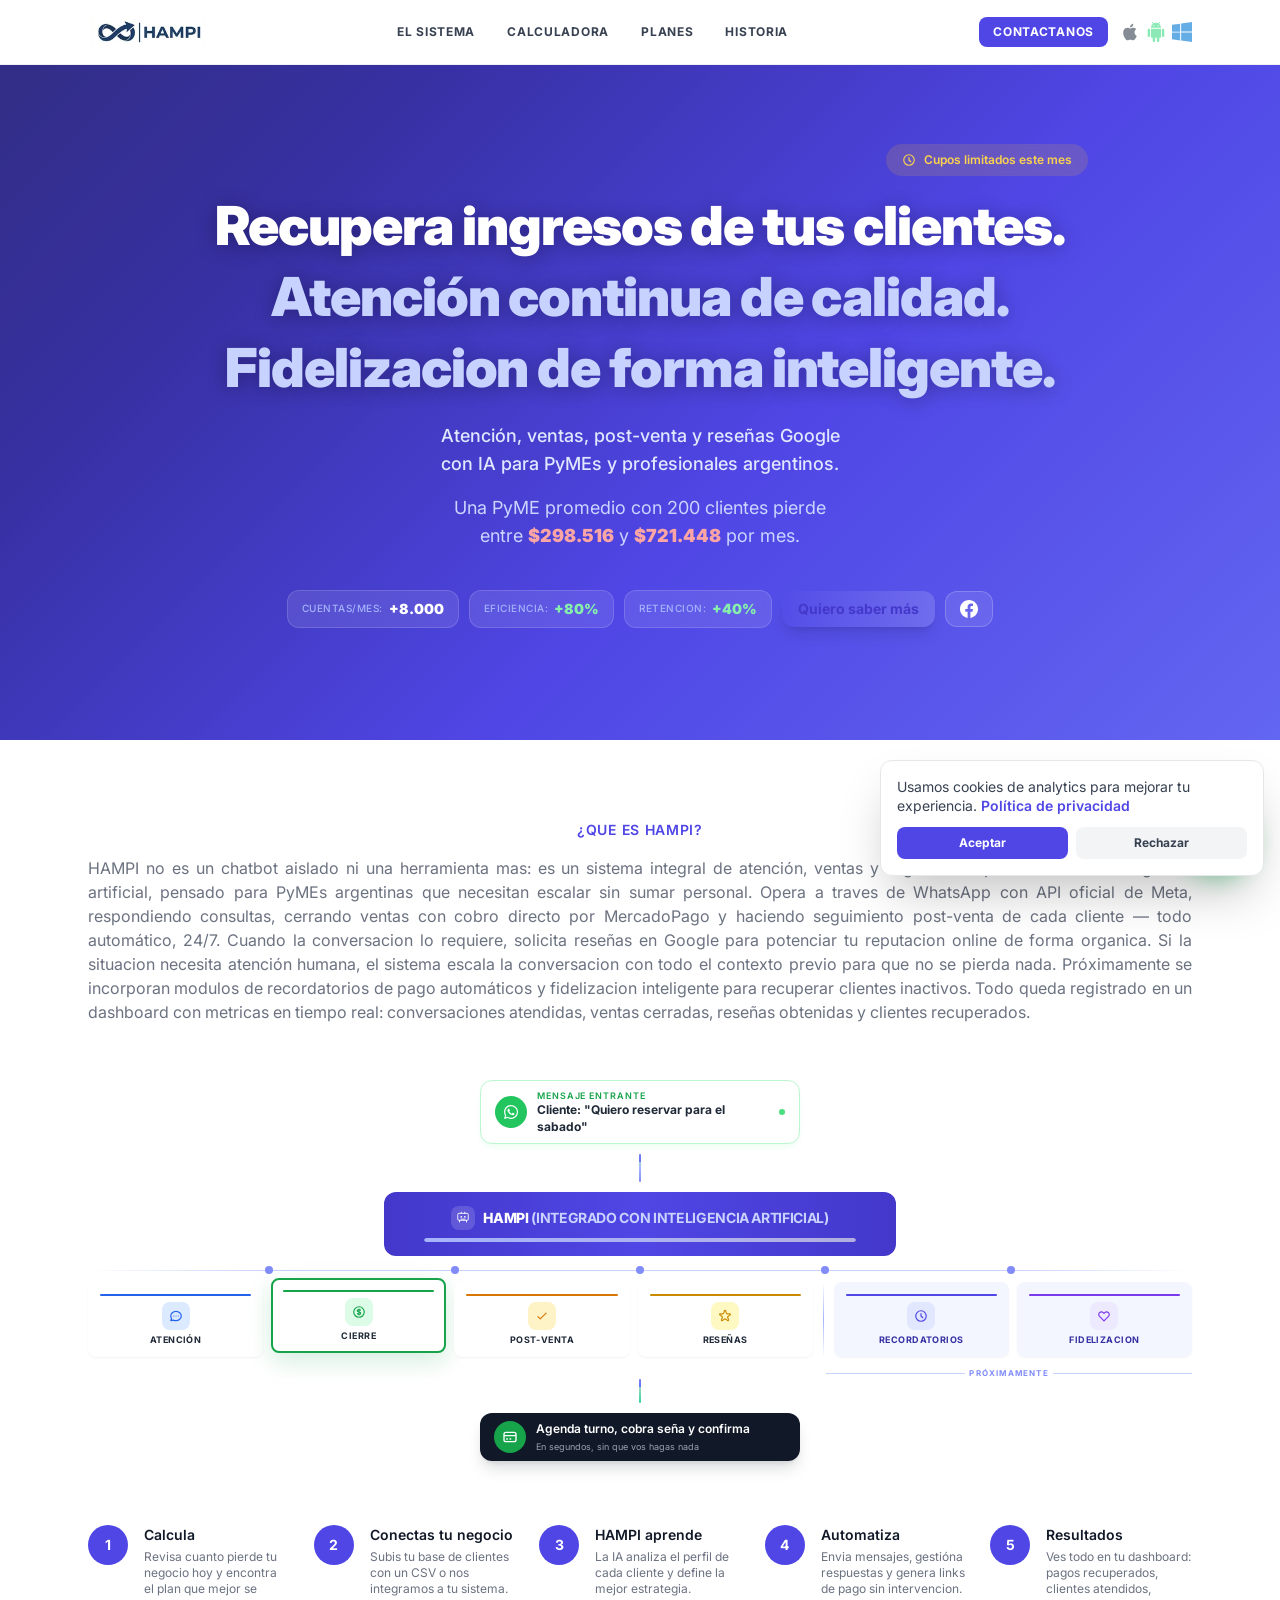
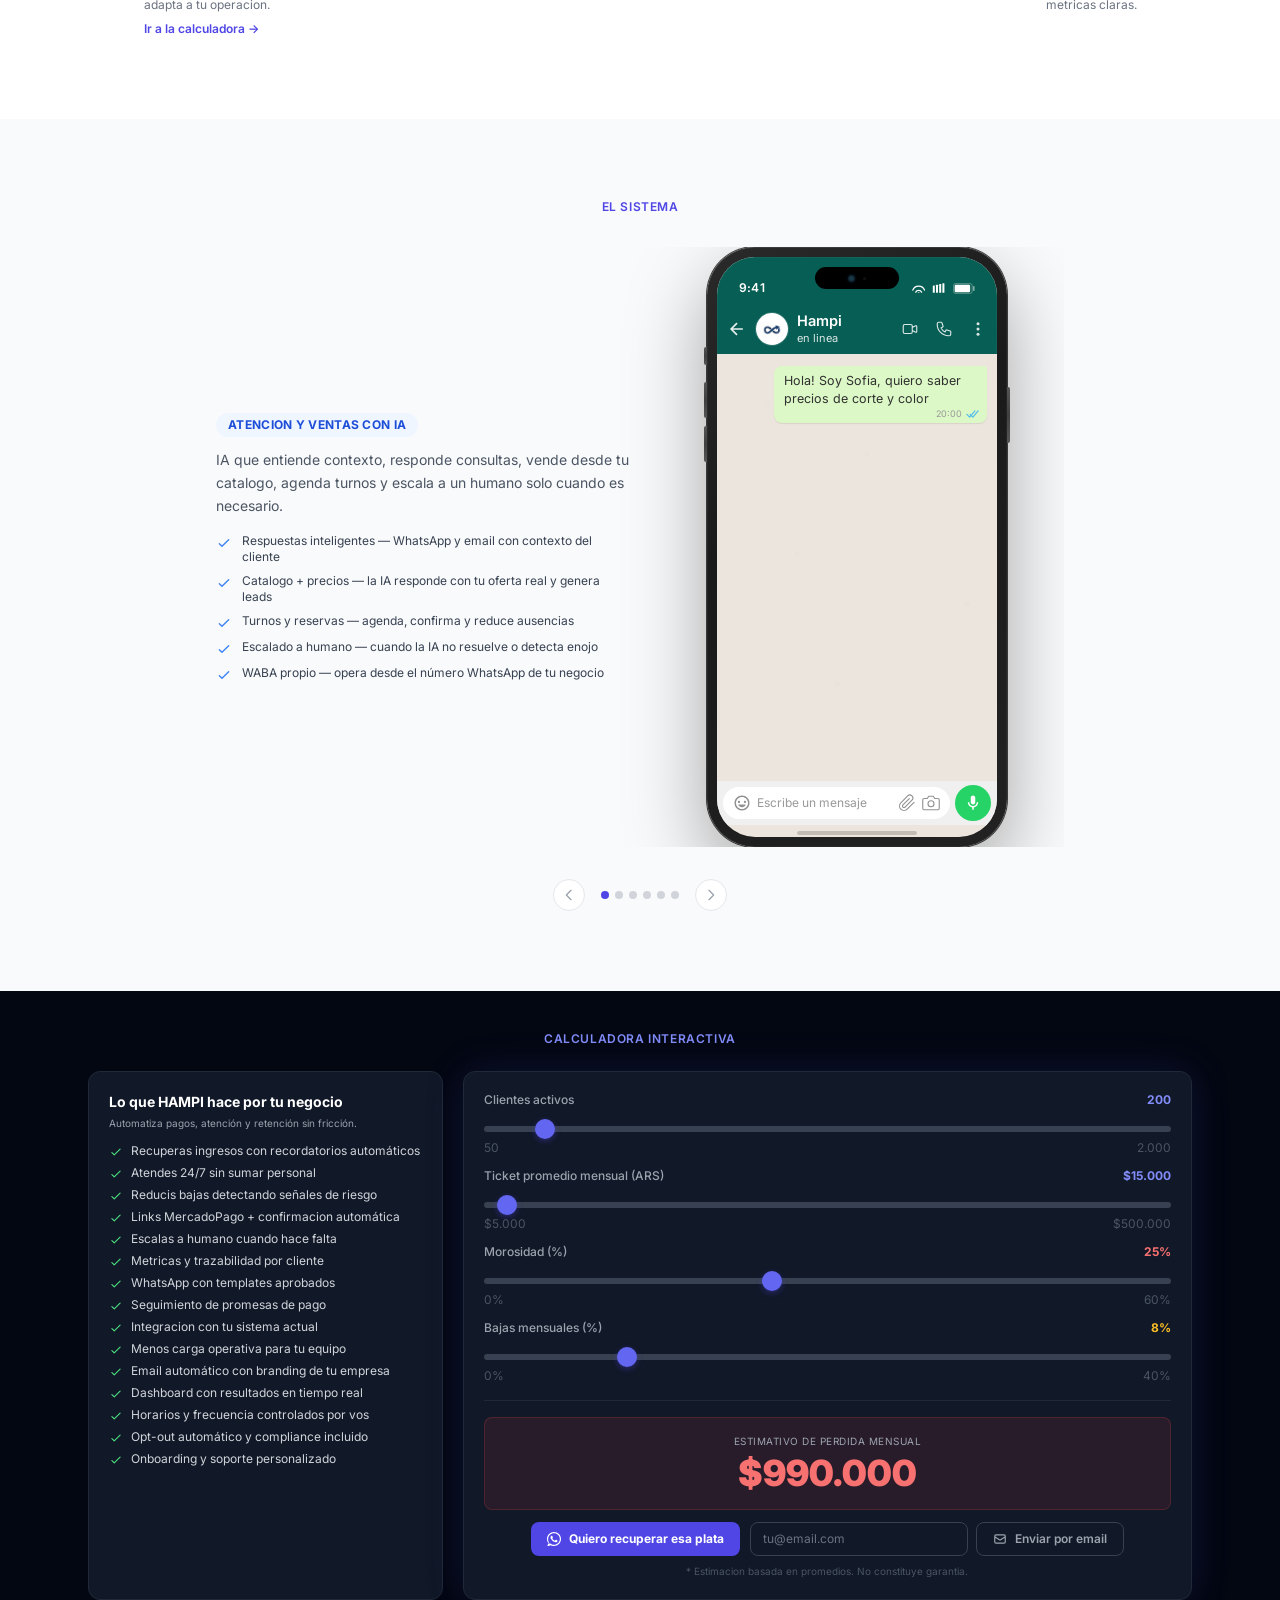
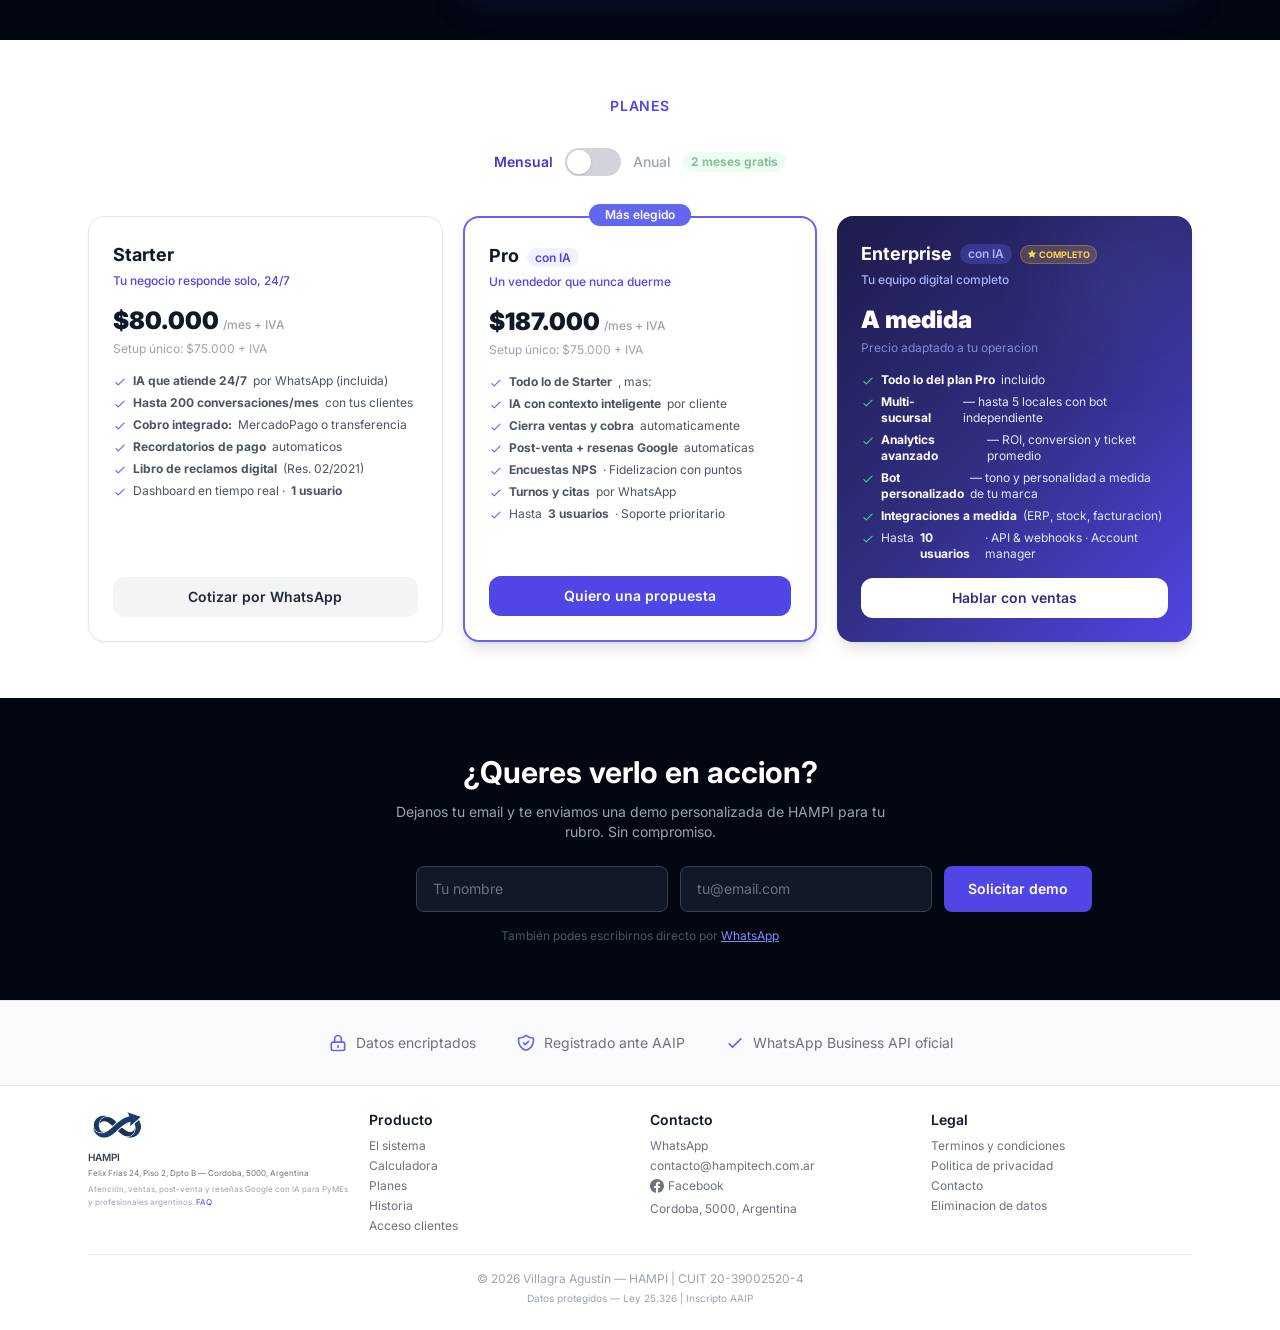
<file: index.html>
<!DOCTYPE html>
<html lang="es-AR">
<head>
  <meta charset="UTF-8">
  <meta name="viewport" content="width=device-width, initial-scale=1.0">
  <title>HAMPI — Atención y ventas con IA por WhatsApp para PyMEs argentinas</title>
  <meta name="description" content="Sistema IA para PyMEs argentinas: atención 24/7 por WhatsApp, ventas automáticas, post-venta, reseñas Google y cobro con MercadoPago. Empeza gratis.">
  <meta name="keywords" content="atención al cliente WhatsApp, ventas IA, automatización PyMEs, MercadoPago, reseñas Google, IA Argentina, chatbot WhatsApp">
  <meta name="author" content="Villagra Agustín">
  <meta name="robots" content="index, follow">
  <meta name="referrer" content="strict-origin-when-cross-origin">
  <meta name="facebook-domain-verification" content="ja7nkng0j9wahrmzs2x4em6lvalo7e" />
  <meta name="facebook-domain-verification" content="gfmnjbpo7gp7cwelgzfda8sx5odh7r" />
  <link rel="canonical" href="https://hampitech.com.ar/">

  <!-- Open Graph -->
  <meta property="fb:app_id" content="757900813820776">
  <meta property="og:title" content="HAMPI — Atención y ventas con IA por WhatsApp para PyMEs">
  <meta property="og:description" content="Tu negocio atiende, vende y cobra solo por WhatsApp con IA. Setup único: $75.000 + IVA. Empeza con 15 dias gratis.">
  <meta property="og:type" content="website">
  <meta property="og:url" content="https://hampitech.com.ar">
  <meta property="og:image" content="https://hampitech.com.ar/og-logo.png">
  <meta property="og:image:width" content="1200">
  <meta property="og:image:height" content="630">
  <meta property="og:image:alt" content="HAMPI — Atención y ventas con IA por WhatsApp para PyMEs argentinas">
  <meta property="og:locale" content="es_AR">
  <meta property="og:site_name" content="HAMPI">

  <!-- Twitter Card -->
  <meta name="twitter:card" content="summary_large_image">
  <meta name="twitter:title" content="HAMPI — Atención y ventas con IA por WhatsApp">
  <meta name="twitter:description" content="Tu negocio atiende, vende y cobra solo. IA para PyMEs argentinas. Setup único: $75.000 + IVA.">
  <meta name="twitter:image" content="https://hampitech.com.ar/og-logo.png">

  <!-- Favicons -->
  <link rel="icon" type="image/png" sizes="32x32" href="logoxx.png">
  <link rel="apple-touch-icon" sizes="180x180" href="logoxx.png">
  <link rel="manifest" href="manifest.json">
  <meta name="theme-color" content="#4f46e5">

  <!-- Preload critical resources -->
  <link rel="preload" href="hampilogo.webp" as="image" type="image/webp">

  <!-- Fonts (preconnect + display swap) -->
  <link rel="preconnect" href="https://fonts.googleapis.com">
  <link rel="preconnect" href="https://fonts.gstatic.com" crossorigin>
  <link href="https://fonts.googleapis.com/css2?family=Inter:wght@400;500;600;700;800;900&display=swap" rel="stylesheet">

  <!-- Tailwind (compiled) -->
  <link rel="stylesheet" href="dist.css">
  <style>
    .reveal{opacity:0;transform:translateY(30px);transition:opacity .7s ease,transform .7s ease}
    .reveal.visible{opacity:1;transform:translateY(0)}
    html{scroll-behavior:smooth}
    #hero{background:linear-gradient(135deg,#312e81 0%,#3730a3 25%,#4f46e5 60%,#6366f1 100%)!important;position:relative;overflow:hidden}
    #hero::after{content:none!important}
    #hero::before{content:none!important}
    .gradient-hero{background:linear-gradient(135deg,#312e81 0%,#3730a3 25%,#4f46e5 60%,#6366f1 100%);position:relative;overflow:hidden}
    .gradient-hero::after{content:none}
    .gradient-hero::before{content:none}
    .card-hover{transition:transform .3s ease,box-shadow .3s ease}
    .card-hover:hover{transform:translateY(-4px);box-shadow:0 12px 40px rgba(99,102,241,.15)}
    .pricing-popular{border:2px solid #6366f1;position:relative}
    .pricing-popular::before{content:'Más elegido';position:absolute;top:-14px;left:50%;transform:translateX(-50%);background:#6366f1;color:#fff;font-size:.75rem;font-weight:600;padding:2px 16px;border-radius:9999px}
    .calc-glow{box-shadow:0 0 40px rgba(99,102,241,.15),0 12px 40px rgba(0,0,0,.08)}
    @keyframes pulse-live{0%,100%{opacity:1}50%{opacity:.5}}
    .pulse-live{animation:pulse-live 2s ease-in-out infinite}
    .whatsapp-float{position:fixed;bottom:24px;right:24px;z-index:50;background:#25d366;color:#fff;border-radius:9999px;width:76px;height:76px;display:flex;align-items:center;justify-content:center;box-shadow:0 4px 20px rgba(37,211,102,.4);transition:transform .3s ease}
    .whatsapp-float:hover{transform:scale(1.1)}
    @keyframes pulse-ring{0%{box-shadow:0 0 0 0 rgba(37,211,102,.4)}70%{box-shadow:0 0 0 15px rgba(37,211,102,0)}100%{box-shadow:0 0 0 0 rgba(37,211,102,0)}}
    .whatsapp-float{animation:pulse-ring 2s infinite}
    input[type="range"]{-webkit-appearance:none;appearance:none;height:6px;border-radius:9999px;background:#374151;outline:none}
    input[type="range"]::-webkit-slider-thumb{-webkit-appearance:none;width:20px;height:20px;border-radius:50%;background:#6366f1;cursor:pointer;box-shadow:0 2px 6px rgba(79,70,229,.4)}
    input[type="range"]::-moz-range-thumb{width:20px;height:20px;border-radius:50%;background:#6366f1;cursor:pointer;border:none}
    @keyframes typing{0%,60%,100%{opacity:.3}30%{opacity:1}}
    .typing-dot:nth-child(1){animation:typing 1.4s infinite 0s}
    .typing-dot:nth-child(2){animation:typing 1.4s infinite .2s}
    .typing-dot:nth-child(3){animation:typing 1.4s infinite .4s}
    /* Chat live animations */
    .chat-bubble{transition:opacity .35s ease,transform .35s ease;transform:translateY(12px)}
    .chat-bubble.show{opacity:1!important;transform:translateY(0)}
    .chat-badge{transition:opacity .5s ease,transform .3s ease;transform:scale(.9)}
    .chat-badge.show{opacity:1!important;transform:scale(1)}
    .chat-typing.visible{display:flex!important}
    @keyframes slideUp{from{opacity:0;transform:translateY(12px)}to{opacity:1;transform:translateY(0)}}
    .chat-bubble.show[data-sender="user"]{animation:slideUp .35s ease forwards}
    .chat-bubble.show[data-sender="bot"]{animation:slideUp .4s cubic-bezier(.34,1.56,.64,1) forwards}
    /* === iPhone mockup === */
    .phone-frame{position:relative;width:100%;max-width:300px;margin:0 auto;background:linear-gradient(145deg,#2a2a2a 0%,#1a1a1a 40%,#222 100%);border-radius:48px;padding:10px;box-shadow:0 30px 80px rgba(0,0,0,.35),0 0 0 1px #444,inset 0 1px 0 rgba(255,255,255,.06),inset 0 0 0 1px rgba(255,255,255,.04)}
    .phone-frame::before{content:'';position:absolute;right:-3px;top:140px;width:3px;height:56px;background:linear-gradient(180deg,#555,#404040,#555);border-radius:0 2px 2px 0;z-index:5}
    .phone-frame::after{content:'';position:absolute;left:-3px;top:100px;width:3px;height:18px;background:linear-gradient(180deg,#555,#404040,#555);border-radius:2px 0 0 2px;z-index:5}
    .phone-frame .vol-btns{position:absolute;left:-3px;top:0;width:3px;height:100%;z-index:5;pointer-events:none}
    .phone-frame .vol-btns::before{content:'';position:absolute;left:0;top:135px;width:3px;height:36px;background:linear-gradient(180deg,#555,#404040,#555);border-radius:2px 0 0 2px}
    .phone-frame .vol-btns::after{content:'';position:absolute;left:0;top:179px;width:3px;height:36px;background:linear-gradient(180deg,#555,#404040,#555);border-radius:2px 0 0 2px}
    .phone-screen{position:relative;border-radius:38px;overflow:hidden;background:#ECE5DD;height:580px;display:flex;flex-direction:column}
    .phone-screen::before{content:'';position:absolute;top:0;left:0;right:0;bottom:0;pointer-events:none;z-index:30;border-radius:38px;box-shadow:inset 0 0 0 .5px rgba(255,255,255,.08)}
    .phone-dynamic-island{position:absolute;top:10px;left:50%;transform:translateX(-50%);width:84px;height:22px;background:#000;border-radius:20px;z-index:25;display:flex;align-items:center;justify-content:center;gap:8px}
    .phone-dynamic-island::before{content:'';width:7px;height:7px;background:radial-gradient(circle,#1a3a4a 20%,#0d1b24 80%);border-radius:50%;box-shadow:0 0 3px rgba(30,120,180,.3)}
    .phone-dynamic-island::after{content:'';width:3.5px;height:3.5px;background:#111;border-radius:50%}
    .phone-statusbar{display:flex;justify-content:space-between;align-items:center;padding:14px 22px 0;height:48px;background:#075E54;color:#fff;font-size:12px;font-weight:600;z-index:10;position:relative;letter-spacing:.02em}
    .phone-statusbar-icons{display:flex;gap:5px;align-items:center}
    .wa-header{display:flex;align-items:center;gap:8px;padding:7px 10px 8px;background:#075E54;color:#fff;position:relative;z-index:10}
    .wa-header-back{width:20px;height:20px;opacity:.9}
    .wa-header-avatar{width:34px;height:34px;border-radius:50%;overflow:hidden;flex-shrink:0;border:1.5px solid rgba(255,255,255,.15)}
    .wa-header-avatar img{width:34px;height:34px;object-fit:cover}
    .wa-header-name{font-size:14.5px;font-weight:600;line-height:1.2}
    .wa-header-status{font-size:11px;opacity:.85;font-weight:400}
    .wa-header-icons{margin-left:auto;display:flex;gap:16px;align-items:center;opacity:.85}
    .wa-messages{flex:1;overflow:hidden;padding:12px 10px 6px;display:flex;flex-direction:column;gap:6px;background:#ECE5DD url("data:image/svg+xml,%3Csvg width='400' height='400' viewBox='0 0 400 400' xmlns='http://www.w3.org/2000/svg'%3E%3Cg fill='%23c8c3b8' fill-opacity='.06'%3E%3Ccircle cx='50' cy='50' r='3'/%3E%3Ccircle cx='150' cy='100' r='2'/%3E%3Ccircle cx='300' cy='60' r='2.5'/%3E%3Ccircle cx='80' cy='200' r='2'/%3E%3Ccircle cx='250' cy='250' r='3'/%3E%3Ccircle cx='350' cy='180' r='2'/%3E%3Ccircle cx='120' cy='330' r='2.5'/%3E%3Ccircle cx='300' cy='350' r='2'/%3E%3C/g%3E%3C/svg%3E")}
    .wa-inputbar{display:flex;align-items:center;gap:5px;padding:4px 6px;background:#F0F0F0}
    .wa-input-wrap{flex:1;display:flex;align-items:center;gap:6px;background:#fff;border-radius:22px;padding:7px 10px}
    .wa-input-text{flex:1;font-size:12px;color:#999}
    .wa-send-btn{width:36px;height:36px;border-radius:50%;background:#25D366;display:flex;align-items:center;justify-content:center;flex-shrink:0}
    .wa-home-bar{width:120px;height:4px;background:rgba(0,0,0,.18);border-radius:4px;margin:6px auto 2px}
    /* WA-style bubbles */
    .wa-bubble-user{background:#DCF8C6;border-radius:8px 2px 8px 8px;padding:6px 10px 16px;max-width:82%;margin-left:auto;position:relative;box-shadow:0 1px 1px rgba(0,0,0,.08)}
    .wa-bubble-bot{background:#fff;border-radius:2px 8px 8px 8px;padding:6px 10px 16px;max-width:82%;position:relative;box-shadow:0 1px 1px rgba(0,0,0,.08)}
    .wa-bubble-user p,.wa-bubble-bot p{font-size:12.5px;line-height:1.4;color:#303030;margin:0}
    .wa-bubble-time{position:absolute;bottom:3px;right:8px;font-size:9px;color:#999}
    .wa-bubble-link{display:block;font-size:12px;color:#075E54;font-weight:600;margin-top:3px}
    .wa-bubble-file{background:#E3F0D5;border:1px solid #b8dfab}
    @media(max-width:639px){.phone-frame{max-width:300px;border-radius:42px;padding:8px}.phone-screen{height:540px;border-radius:34px}.phone-dynamic-island{width:70px;height:18px;top:8px}.wa-bubble-user p,.wa-bubble-bot p{font-size:11.5px}.wa-bubble-user,.wa-bubble-bot{padding:5px 8px 14px;max-width:85%}.wa-header-icons{gap:10px}.wa-header-icons svg{width:15px;height:15px}#orch-agents{gap:6px!important}#orch-agents .orch-agent{padding:5px 2px!important;min-width:calc(33% - 6px);flex:0 0 auto}.orch-agent p{font-size:7px!important;letter-spacing:.02em!important;white-space:nowrap}}
    /* Panel retention animations */
    .panel-row{transition:opacity .4s ease,transform .4s cubic-bezier(.34,1.56,.64,1);transform:translateX(-20px)}
    .panel-row.show{opacity:1!important;transform:translateX(0)}
    .panel-row.show[data-resolved]{animation:resolvedPop .5s cubic-bezier(.34,1.56,.64,1) forwards}
    @keyframes resolvedPop{0%{opacity:0;transform:translateX(-20px) scale(.95)}60%{transform:translateX(2px) scale(1.02)}100%{opacity:1;transform:translateX(0) scale(1)}}
    .panel-counter{transition:opacity .3s ease}
    .panel-counter.show{opacity:1!important}
    .panel-summary{transition:opacity .5s ease,transform .3s ease;transform:translateY(8px)}
    .panel-summary.show{opacity:1!important;transform:translateY(0)}
    @keyframes countFade{0%{opacity:0;transform:translateY(10px)}100%{opacity:1;transform:translateY(0)}}
    .count-animated{animation:countFade .6s ease forwards}
    .hero-line{display:block;white-space:nowrap;font-size:clamp(1.35rem,4.2vw,3.5rem);letter-spacing:-.02em}
    @media(max-width:479px){.hero-line{white-space:normal;font-size:clamp(1.2rem,6vw,1.75rem);line-height:1.2}}
    /* === Premium micro-interactions === */
    @media(prefers-reduced-motion:no-preference){
      .reveal{opacity:0;transform:translateY(24px);transition:opacity .6s cubic-bezier(.16,1,.3,1),transform .6s cubic-bezier(.16,1,.3,1)}
      .reveal:nth-child(2){transition-delay:.08s}
      .reveal:nth-child(3){transition-delay:.16s}
    }
    /* Pricing card hover glow */
    .plan-card{transition:transform .25s cubic-bezier(.16,1,.3,1),box-shadow .25s ease}
    .plan-card:hover{transform:translateY(-6px);box-shadow:0 20px 60px rgba(99,102,241,.12),0 4px 16px rgba(0,0,0,.06)}
    /* CTA button shimmer */
    @keyframes shimmer{0%{background-position:200% 0}100%{background-position:-200% 0}}
    .cta-shimmer{background:linear-gradient(90deg,transparent 0%,rgba(255,255,255,.15) 50%,transparent 100%) no-repeat;background-size:200% 100%;animation:shimmer 3s ease-in-out infinite}
    /* Number counter pop */
    @keyframes numberPop{0%{transform:scale(1)}50%{transform:scale(1.05)}100%{transform:scale(1)}}
    .number-pop{animation:numberPop .3s ease}
    /* Stats badge subtle float */
    @keyframes subtleFloat{0%,100%{transform:translateY(0)}50%{transform:translateY(-3px)}}
    .stat-badge:hover{animation:subtleFloat 2s ease-in-out infinite}
  </style>

  <script type="application/ld+json">
  {"@context":"https://schema.org","@type":"FAQPage","mainEntity":[{"@type":"Question","name":"Que es HAMPI exactamente?","acceptedAnswer":{"@type":"Answer","text":"HAMPI es un sistema inteligente que automatiza atención al cliente, recordatorios de pago y fidelizacion para PyMEs argentinas. Conecta WhatsApp y email en un solo flujo con IA."}},{"@type":"Question","name":"Como funciona WhatsApp sin que me bloqueen?","acceptedAnswer":{"@type":"Answer","text":"Usamos la API oficial de WhatsApp Business con templates pre-aprobados por Meta. Incluye opt-out automático y cumplimiento de todas las politicas de Meta. Sin spam, sin riesgo."}},{"@type":"Question","name":"Se integra con MercadoPago?","acceptedAnswer":{"@type":"Answer","text":"Si. Genera links de pago de MercadoPago y los envia automáticamente por WhatsApp o email. Confirma pagos en tiempo real."}},{"@type":"Question","name":"Cuanto tarda el setup?","acceptedAnswer":{"@type":"Answer","text":"Entre 2 y 5 dias habiles. Incluye canales, carga de base, personalizacion y pruebas antes de salir en vivo."}}]}
  </script>

  <!-- Google Analytics 4 -->
  <script async src="https://www.googletagmanager.com/gtag/js?id=G-G7MKH28DM8"></script>
  <script>
    window.dataLayer = window.dataLayer || [];
    function gtag(){dataLayer.push(arguments);}
    gtag('consent', 'default', { analytics_storage: 'denied' });
    gtag('js', new Date());
    if(localStorage.getItem('hampi_cookie_consent') === 'accepted') {
      gtag('consent', 'update', { analytics_storage: 'granted' });
    }
    gtag('config', 'G-G7MKH28DM8');
  </script>
  <!-- JSON-LD Structured Data -->
  <script type="application/ld+json">
  {
    "@context": "https://schema.org",
    "@type": "Organization",
    "name": "HAMPI",
    "legalName": "Villagra Agustin",
    "url": "https://hampitech.com.ar",
    "logo": "https://hampitech.com.ar/og-logo.png",
    "image": "https://hampitech.com.ar/og-image.jpg",
    "description": "Sistema de atención y ventas con IA por WhatsApp para PyMEs argentinas. Automatiza atención al cliente, ventas, post-venta y reseñas Google.",
    "taxID": "20-39002520-4",
    "address": {
      "@type": "PostalAddress",
      "streetAddress": "Felix Frias 24, Piso 2, Dpto B",
      "addressLocality": "Cordoba",
      "addressRegion": "Cordoba",
      "postalCode": "5000",
      "addressCountry": "AR"
    },
    "contactPoint": {
      "@type": "ContactPoint",
      "telephone": "+5493514084090",
      "contactType": "sales",
      "availableLanguage": "Spanish"
    },
    "email": "contacto@hampitech.com.ar",
    "sameAs": [
      "https://facebook.com/hampi.tech/"
    ],
    "foundingDate": "2026",
    "areaServed": {
      "@type": "Country",
      "name": "Argentina"
    }
  }
  </script>
  <script type="application/ld+json">
  {
    "@context": "https://schema.org",
    "@type": "SoftwareApplication",
    "name": "HAMPI",
    "applicationCategory": "BusinessApplication",
    "operatingSystem": "Web",
    "offers": {
      "@type": "AggregateOffer",
      "lowPrice": "80000",
      "highPrice": "360000",
      "priceCurrency": "ARS",
      "offerCount": "3"
    },
    "description": "Plataforma de IA para automatizar atención al cliente, ventas y recordatorios de pago por WhatsApp",
    "url": "https://hampitech.com.ar",
    "screenshot": "https://hampitech.com.ar/og-image.jpg",
    "featureList": "Atención IA 24/7, Ventas automáticas, Cobros y recordatorios de pago, Reseñas Google, Fidelización inteligente"
  }
  </script>
  <script type="application/ld+json">
  {
    "@context": "https://schema.org",
    "@type": "LocalBusiness",
    "name": "HAMPI",
    "address": {
      "@type": "PostalAddress",
      "streetAddress": "Felix Frias 24, Piso 2, Dpto B",
      "addressLocality": "Cordoba",
      "addressRegion": "Cordoba",
      "postalCode": "5000",
      "addressCountry": "AR"
    },
    "url": "https://hampitech.com.ar",
    "telephone": "+5493514084090",
    "email": "contacto@hampitech.com.ar",
    "priceRange": "$$"
  }
  </script>
</head>

<body class="font-sans text-gray-800 bg-white antialiased">

  <a href="#main-content" class="sr-only focus:not-sr-only focus:absolute focus:top-2 focus:left-2 focus:bg-white focus:px-4 focus:py-2 focus:rounded focus:z-50">
    Ir al contenido principal
  </a>

  <!-- ===== NAV ===== -->
  <nav id="main-nav" class="fixed top-0 w-full bg-white z-40 border-b border-gray-200/60 transition-shadow duration-300" style="box-shadow:none">
    <div class="max-w-6xl mx-auto px-4 sm:px-6 flex items-center justify-between h-16">
      <a href="#" class="flex items-center gap-2">
        <picture>
          <source srcset="hampilogo.webp" type="image/webp">
          <img src="hampilogo.png" alt="HAMPI — Sistema de atención y recordatorios de pago" class="h-8 sm:h-9 w-auto object-contain" width="200" height="61" fetchpriority="high" style="image-rendering:-webkit-optimize-contrast;transform:translateZ(0)">
        </picture>
      </a>
      <div class="hidden md:flex items-center gap-8 text-xs font-bold text-gray-700 uppercase" style="letter-spacing:.06em">
        <a href="#sistema" class="hover:text-brand-600 transition-colors">El sistema</a>
        <a href="#calculadora" class="hover:text-brand-600 transition-colors">Calculadora</a>
        <a href="#planes" class="hover:text-brand-600 transition-colors">Planes</a>
        <a href="historia.html" class="hover:text-brand-600 transition-colors">Historia</a>
      </div>
      <div class="flex items-center gap-3">
        <a href="https://api.whatsapp.com/send?phone=5493514084090&app_absent=0&text=Hola%2C%20quiero%20info%20sobre%20HAMPI" target="_blank" rel="noopener" id="nav-calc-cta" class="hidden sm:inline-flex items-center bg-brand-600 hover:bg-brand-700 text-white text-xs font-bold uppercase px-3.5 py-1.5 rounded-lg transition-colors" style="letter-spacing:.06em;line-height:1.5">
          CONTACTANOS
        </a>
        <div class="hidden sm:flex items-center gap-1.5 opacity-60">
          <svg class="h-5 w-5 text-gray-700" viewBox="0 0 24 24" fill="currentColor"><path d="M18.71 19.5c-.83 1.24-1.71 2.45-3.05 2.47-1.34.03-1.77-.79-3.29-.79-1.53 0-2 .77-3.27.82-1.31.05-2.3-1.32-3.14-2.53C4.25 17 2.94 12.45 4.7 9.39c.87-1.52 2.43-2.48 4.12-2.51 1.28-.02 2.5.87 3.29.87.78 0 2.26-1.07 3.8-.91.65.03 2.47.26 3.64 1.98-.09.06-2.17 1.28-2.15 3.81.03 3.02 2.65 4.03 2.68 4.04-.03.07-.42 1.44-1.38 2.83M13 3.5c.73-.83 1.94-1.46 2.94-1.5.13 1.17-.34 2.35-1.04 3.19-.69.85-1.83 1.51-2.95 1.42-.15-1.15.41-2.35 1.05-3.11z"/></svg>
          <svg class="h-5 w-5" viewBox="0 0 24 24" fill="#3DDC84"><path d="M6 18c0 .55.45 1 1 1h1v3.5c0 .83.67 1.5 1.5 1.5s1.5-.67 1.5-1.5V19h2v3.5c0 .83.67 1.5 1.5 1.5s1.5-.67 1.5-1.5V19h1c.55 0 1-.45 1-1V8H6v10zM3.5 8C2.67 8 2 8.67 2 9.5v7c0 .83.67 1.5 1.5 1.5S5 17.33 5 16.5v-7C5 8.67 4.33 8 3.5 8zm17 0c-.83 0-1.5.67-1.5 1.5v7c0 .83.67 1.5 1.5 1.5s1.5-.67 1.5-1.5v-7c0-.83-.67-1.5-1.5-1.5zm-4.97-5.84l1.3-1.3c.2-.2.2-.51 0-.71-.2-.2-.51-.2-.71 0l-1.48 1.48C13.85 1.23 12.95 1 12 1c-.96 0-1.86.23-2.66.63L7.85.15c-.2-.2-.51-.2-.71 0-.2.2-.2.51 0 .71l1.31 1.31C6.97 3.26 6 5.01 6 7h12c0-1.99-.97-3.75-2.47-4.84zM10 5H9V4h1v1zm5 0h-1V4h1v1z"/></svg>
          <svg class="h-5 w-5" viewBox="0 0 24 24" fill="#0078D4"><path d="M0 3.449L9.75 2.1v9.451H0m10.949-9.602L24 0v11.4H10.949M0 12.6h9.75v9.451L0 20.699M10.949 12.6H24V24l-13.051-1.851"/></svg>
        </div>
      </div>
      <button id="menu-toggle" class="md:hidden ml-2 p-2 text-gray-600 hover:text-brand-600" aria-label="Menu">
        <svg class="w-6 h-6" fill="none" stroke="currentColor" viewBox="0 0 24 24"><path stroke-linecap="round" stroke-linejoin="round" stroke-width="2" d="M4 6h16M4 12h16M4 18h16"/></svg>
      </button>
    </div>
    <div id="mobile-menu" class="hidden md:hidden border-t border-gray-100 bg-white">
      <div class="px-4 py-3 space-y-2">
        <a href="#sistema" class="block py-2 text-xs font-bold text-gray-700 uppercase" style="letter-spacing:.06em">El sistema</a>
        <a href="#calculadora" class="block py-2 text-xs font-bold text-gray-700 uppercase" style="letter-spacing:.06em">Calculadora</a>
        <a href="#planes" class="block py-2 text-xs font-bold text-gray-700 uppercase" style="letter-spacing:.06em">Planes</a>
        <a href="historia.html" class="block py-2 text-xs font-bold text-gray-700 uppercase" style="letter-spacing:.06em">Historia</a>
      </div>
    </div>
  </nav>

  <!-- ===== 1. HERO ===== -->
  <section id="hero" class="gradient-hero pt-28 pb-20 sm:pt-36 sm:pb-28" role="main">
    <a id="main-content" class="sr-only"></a>
    <div class="max-w-5xl mx-auto px-4 sm:px-6 relative z-10 text-center">

      <div class="flex justify-end mb-4 max-w-4xl mx-auto">
        <div class="inline-flex items-center gap-2 backdrop-blur-sm text-xs font-semibold px-4 py-2 rounded-full h-8" style="background:rgba(251,191,36,.15);color:#fcd34d">
          <svg class="w-3.5 h-3.5" fill="none" stroke="currentColor" viewBox="0 0 24 24"><path stroke-linecap="round" stroke-linejoin="round" stroke-width="2" d="M12 8v4l3 3m6-3a9 9 0 11-18 0 9 9 0 0118 0z"/></svg>
          Cupos limitados este mes
        </div>
      </div>

      <h1 class="font-black leading-tight max-w-4xl mx-auto" style="text-shadow:0 2px 20px rgba(0,0,0,.3)">
        <span class="hero-line" style="color:#ffffff">Recupera ingresos de tus clientes.</span>
        <span class="hero-line mt-1" style="color:#c7d2fe">Atención continua de calidad.</span>
        <span class="hero-line mt-1" style="color:#c7d2fe">Fidelizacion de forma inteligente.</span>
      </h1>

      <p class="mt-5 text-base sm:text-lg font-medium mx-auto leading-relaxed" style="color:#e0e7ff;max-width:44rem;text-wrap:balance">
        Atención, ventas, post-venta y reseñas Google con IA para PyMEs y profesionales argentinos.
      </p>

      <p class="mt-4 text-base sm:text-lg mx-auto leading-relaxed" style="color:#cbd5ff;max-width:40rem;text-wrap:balance">
        Una PyME promedio con 200 clientes pierde entre
        <span id="hero-countup" class="font-black" style="color:#fca5a5">$0</span>
        y <span id="hero-countup2" class="font-black" style="color:#fca5a5">$0</span> por mes.
      </p>

      <div class="mt-10 flex flex-wrap items-center justify-center gap-2.5">
        <div class="stat-badge bg-white/10 backdrop-blur-sm rounded-xl px-3.5 py-2 border border-white/15 inline-flex items-center gap-1.5 cursor-default">
          <span class="text-[10px] uppercase tracking-wider font-medium" style="color:#a5b4fc">Cuentas/mes:</span>
          <span class="text-sm font-black" style="color:#ffffff">+8.000</span>
        </div>
        <div class="stat-badge bg-white/10 backdrop-blur-sm rounded-xl px-3.5 py-2 border border-white/15 inline-flex items-center gap-1.5 cursor-default">
          <span class="text-[10px] uppercase tracking-wider font-medium" style="color:#a5b4fc">Eficiencia:</span>
          <span class="text-sm font-black" style="color:#86efac">+80%</span>
        </div>
        <div class="stat-badge bg-white/10 backdrop-blur-sm rounded-xl px-3.5 py-2 border border-white/15 inline-flex items-center gap-1.5 cursor-default">
          <span class="text-[10px] uppercase tracking-wider font-medium" style="color:#a5b4fc">Retencion:</span>
          <span class="text-sm font-black" style="color:#86efac">+40%</span>
        </div>
        <a href="https://api.whatsapp.com/send?phone=5493514084090&app_absent=0&text=Hola%2C%20quiero%20saber%20mas%20sobre%20HAMPI" target="_blank" rel="noopener" class="cta-shimmer bg-white text-brand-700 font-bold text-sm px-4 py-2 rounded-xl hover:bg-brand-50 transition-colors shadow-lg" data-cta="hero-quiero-saber">
          Quiero saber más
        </a>
        <a href="https://facebook.com/hampi.tech/" target="_blank" rel="noopener" class="bg-white/10 backdrop-blur-sm text-white px-3.5 py-2 rounded-xl border border-white/20 hover:bg-white/20 transition-colors inline-flex items-center justify-center" data-cta="hero-facebook" title="Facebook">
          <svg width="18" height="18" fill="currentColor" viewBox="0 0 24 24"><path d="M24 12.073c0-6.627-5.373-12-12-12s-12 5.373-12 12c0 5.99 4.388 10.954 10.125 11.854v-8.385H7.078v-3.47h3.047V9.43c0-3.007 1.792-4.669 4.533-4.669 1.312 0 2.686.235 2.686.235v2.953H15.83c-1.491 0-1.956.925-1.956 1.874v2.25h3.328l-.532 3.47h-2.796v8.385C19.612 23.027 24 18.062 24 12.073z"/></svg>
        </a>
      </div>

    </div>
  </section>

  <!-- ===== ¿QUÉ ES HAMPI? ===== -->
  <section id="que-es" class="py-20 bg-white">
    <div class="max-w-6xl mx-auto px-4 sm:px-6">
      <div class="mb-14 reveal">
        <p class="text-brand-600 font-semibold text-sm uppercase tracking-wider mb-4 text-center">¿Que es HAMPI?</p>
        <p class="text-gray-500 text-sm sm:text-base leading-relaxed text-justify">HAMPI no es un chatbot aislado ni una herramienta mas: es un sistema integral de atención, ventas y seguimiento post-venta con inteligencia artificial, pensado para PyMEs argentinas que necesitan escalar sin sumar personal. Opera a traves de WhatsApp con API oficial de Meta, respondiendo consultas, cerrando ventas con cobro directo por MercadoPago y haciendo seguimiento post-venta de cada cliente — todo automático, 24/7. Cuando la conversacion lo requiere, solicita reseñas en Google para potenciar tu reputacion online de forma organica. Si la situacion necesita atención humana, el sistema escala la conversacion con todo el contexto previo para que no se pierda nada. Próximamente se incorporan modulos de recordatorios de pago automáticos y fidelizacion inteligente para recuperar clientes inactivos. Todo queda registrado en un dashboard con metricas en tiempo real: conversaciones atendidas, ventas cerradas, reseñas obtenidas y clientes recuperados.</p>
      </div>

      <!-- ===== ORQUESTACION VISUAL ===== -->
      <style>
        @keyframes orch-glow{0%,100%{box-shadow:0 0 0 0 rgba(99,102,241,.3)}50%{box-shadow:0 0 25px 10px rgba(99,102,241,.12)}}
        @keyframes orch-dot{0%{top:-4px;opacity:0}15%{opacity:1}85%{opacity:1}100%{top:calc(100% - 4px);opacity:0}}
        @keyframes orch-scan{0%{left:-30%}100%{left:100%}}
        .orch-brain{animation:orch-glow 3s ease-in-out infinite}
        .orch-line{position:relative;overflow:hidden}
        .orch-line::after{content:'';position:absolute;width:8px;height:8px;background:linear-gradient(135deg,#818cf8,#6366f1);border-radius:50%;left:50%;transform:translateX(-50%);animation:orch-dot 2s ease-in-out infinite}
        .orch-agent{transition:all .5s cubic-bezier(.4,0,.2,1);border:2px solid transparent}
        .orch-agent.active{transform:translateY(-4px)}
        .orch-scan{position:absolute;top:0;left:-30%;width:30%;height:100%;background:linear-gradient(90deg,transparent,rgba(255,255,255,.4),transparent);animation:orch-scan 2s ease-in-out infinite}
        .orch-trigger-text{transition:opacity .4s,transform .4s}
        .orch-trigger-text.fade-out{opacity:0;transform:translateY(-8px)}
        .orch-result-text{transition:opacity .4s,transform .4s}
        .orch-result-text.fade-out{opacity:0;transform:translateY(8px)}
        .orch-agent{position:relative}
        #orch-info{transition:opacity .3s,transform .3s}
        #orch-info.visible #orch-info-title{color:#4f46e5}
        #orch-info.visible{box-shadow:0 4px 20px rgba(99,102,241,.15);border-color:#a5b4fc}
      </style>

      <div class="relative mb-16 reveal" id="orch-root">

        <!-- PASO 1: Mensaje entrante + Panel info -->
        <div class="relative flex justify-center mb-2.5">
          <!-- Panel info agente (absoluto a la izquierda) -->
          <div id="orch-info" class="hidden lg:block absolute left-0 top-0 bg-white border border-indigo-100 rounded-xl px-4 py-3 shadow-md shadow-indigo-100/30 w-[230px] opacity-0" style="transition:opacity .3s">
            <p class="text-[10px] text-indigo-500 font-bold uppercase tracking-widest mb-1" id="orch-info-title"></p>
            <p class="text-[11px] text-gray-600 leading-relaxed" id="orch-info-desc"></p>
          </div>
          <!-- Trigger WhatsApp -->
          <div class="bg-white border border-green-200 rounded-xl px-3.5 py-2 flex items-center gap-2.5 shadow-md shadow-green-100/40 max-w-[280px] sm:max-w-xs w-full">
            <div class="w-8 h-8 bg-green-500 rounded-full flex items-center justify-center shrink-0">
              <svg class="w-4 h-4 text-white" fill="currentColor" viewBox="0 0 448 512"><path d="M380.9 97.1C339 55.1 283.2 32 223.9 32c-122.4 0-222 99.6-222 222 0 39.1 10.2 77.3 29.6 111L0 480l117.7-30.9c32.4 17.7 68.9 27 106.1 27h.1c122.3 0 224.1-99.6 224.1-222 0-59.3-25.2-115-67.1-157zm-157 341.6c-33.2 0-65.7-8.9-94-25.7l-6.7-4-69.8 18.3L72 359.2l-4.4-7c-18.5-29.4-28.2-63.3-28.2-98.2 0-101.7 82.8-184.5 184.6-184.5 49.3 0 95.6 19.2 130.4 54.1 34.8 34.9 56.2 81.2 56.1 130.5 0 101.8-84.9 184.6-186.6 184.6zm101.2-138.2c-5.5-2.8-32.8-16.2-37.9-18-5.1-1.9-8.8-2.8-12.5 2.8-3.7 5.6-14.3 18-17.6 21.8-3.2 3.7-6.5 4.2-12 1.4-32.6-16.3-54-29.1-75.5-66-5.7-9.8 5.7-9.1 16.3-30.3 1.8-3.7.9-6.9-.5-9.7-1.4-2.8-12.5-30.1-17.1-41.2-4.5-10.8-9.1-9.3-12.5-9.5-3.2-.2-6.9-.2-10.6-.2-3.7 0-9.7 1.4-14.8 6.9-5.1 5.6-19.4 19-19.4 46.3 0 27.3 19.9 53.7 22.6 57.4 2.8 3.7 39.1 59.7 94.8 83.8 35.2 15.2 49 16.5 66.6 13.9 10.7-1.6 32.8-13.4 37.4-26.4 4.6-13 4.6-24.1 3.2-26.4-1.3-2.5-5-3.9-10.5-6.6z"/></svg>
            </div>
            <div class="min-w-0 flex-1">
              <p class="text-[9px] text-green-600 font-semibold uppercase tracking-widest" id="orch-label">Mensaje entrante</p>
              <p class="text-xs text-gray-800 font-bold leading-snug orch-trigger-text" id="orch-trigger">"Hola, quiero saber los precios"</p>
            </div>
            <div class="w-1.5 h-1.5 bg-green-400 rounded-full animate-pulse shrink-0"></div>
          </div>
        </div>

        <!-- Conector animado -->
        <div class="flex justify-center mb-2.5"><div class="orch-line w-0.5 h-7 bg-gradient-to-b from-green-300 via-indigo-300 to-indigo-400 rounded-full"></div></div>

        <!-- PASO 2: Cerebro HAMPI IA -->
        <div class="flex justify-center mb-2.5">
          <div class="orch-brain relative bg-gradient-to-r from-indigo-700 via-indigo-600 to-indigo-700 rounded-xl px-5 sm:px-10 py-3.5 text-center max-w-lg w-full overflow-hidden">
            <div class="orch-scan"></div>
            <div class="relative z-10">
              <div class="flex items-center justify-center gap-2 mb-1.5">
                <div class="w-6 h-6 bg-white/15 rounded-lg flex items-center justify-center">
                  <svg class="w-3.5 h-3.5 text-white" fill="currentColor" viewBox="0 0 24 24"><rect x="3" y="4" width="18" height="12" rx="2" ry="2" fill="none" stroke="currentColor" stroke-width="1.5"/><circle cx="9" cy="10" r="1.5"/><circle cx="15" cy="10" r="1.5"/><path d="M8.5 14h7" stroke="currentColor" stroke-width="1.5" stroke-linecap="round"/><path d="M6 16v3M18 16v3M9 4V2M15 4V2" stroke="currentColor" stroke-width="1.5" stroke-linecap="round"/></svg>
                </div>
                <h2 class="text-white font-extrabold text-xs sm:text-sm tracking-tight">HAMPI <span class="font-bold text-indigo-200">(INTEGRADO CON INTELIGENCIA ARTIFICIAL)</span></h2>
              </div>
              <!-- Barra de procesamiento -->
              <div class="mt-2 h-1 bg-indigo-900/40 rounded-full overflow-hidden">
                <div class="h-full bg-gradient-to-r from-indigo-300 to-white/60 rounded-full" id="orch-bar" style="width:0;transition:width 1s ease"></div>
              </div>
            </div>
          </div>
        </div>

        <!-- Distribucion: linea horizontal con 5 nodos (desktop) -->
        <div class="hidden lg:flex justify-center mb-2">
          <div class="flex items-center w-full">
            <div class="flex-1 h-px bg-gradient-to-r from-transparent to-indigo-200"></div>
            <div class="w-2 h-2 bg-indigo-400 rounded-full"></div>
            <div class="flex-1 h-px bg-indigo-200"></div>
            <div class="w-2 h-2 bg-indigo-400 rounded-full"></div>
            <div class="flex-1 h-px bg-indigo-200"></div>
            <div class="w-2 h-2 bg-indigo-400 rounded-full"></div>
            <div class="flex-1 h-px bg-indigo-200"></div>
            <div class="w-2 h-2 bg-indigo-400 rounded-full"></div>
            <div class="flex-1 h-px bg-indigo-200"></div>
            <div class="w-2 h-2 bg-indigo-400 rounded-full"></div>
            <div class="flex-1 h-px bg-gradient-to-r from-indigo-200 to-transparent"></div>
          </div>
        </div>
        <!-- Conector simple (mobile) -->
        <div class="lg:hidden flex justify-center mb-2"><div class="orch-line w-0.5 h-6 bg-gradient-to-b from-indigo-400 to-gray-300 rounded-full"></div></div>

        <!-- PASO 3: 6 Agentes — ancho completo de la seccion -->
        <div class="flex justify-center mb-2.5">
          <div class="flex items-stretch gap-2 w-full flex-wrap sm:flex-nowrap" id="orch-agents">
            <!-- 0: Atención -->
            <div class="orch-agent bg-white rounded-lg p-2.5 shadow-sm text-center cursor-default flex-1 min-w-0">
              <div class="h-0.5 rounded-full mb-1.5" style="background:#2563eb"></div>
              <div class="w-7 h-7 rounded-lg flex items-center justify-center mx-auto mb-1" style="background:#dbeafe">
                <svg class="w-3.5 h-3.5" style="color:#2563eb" fill="none" stroke="currentColor" viewBox="0 0 24 24"><path stroke-linecap="round" stroke-linejoin="round" stroke-width="2" d="M8 12h.01M12 12h.01M16 12h.01M21 12c0 4.418-4.03 8-9 8a9.863 9.863 0 01-4.255-.949L3 20l1.395-3.72C3.512 15.042 3 13.574 3 12c0-4.418 4.03-8 9-8s9 3.582 9 8z"/></svg>
              </div>
              <p class="text-[9px] font-bold text-gray-800 uppercase tracking-wider leading-tight">Atención</p>
            </div>
            <!-- 1: Cierre -->
            <div class="orch-agent bg-white rounded-lg p-2.5 shadow-sm text-center cursor-default flex-1 min-w-0">
              <div class="h-0.5 rounded-full mb-1.5" style="background:#16a34a"></div>
              <div class="w-7 h-7 rounded-lg flex items-center justify-center mx-auto mb-1" style="background:#dcfce7">
                <svg class="w-3.5 h-3.5" style="color:#16a34a" fill="none" stroke="currentColor" viewBox="0 0 24 24"><path stroke-linecap="round" stroke-linejoin="round" stroke-width="2" d="M12 8c-1.657 0-3 .895-3 2s1.343 2 3 2 3 .895 3 2-1.343 2-3 2m0-8c1.11 0 2.08.402 2.599 1M12 8V7m0 1v8m0 0v1m0-1c-1.11 0-2.08-.402-2.599-1M21 12a9 9 0 11-18 0 9 9 0 0118 0z"/></svg>
              </div>
              <p class="text-[9px] font-bold text-gray-800 uppercase tracking-wider leading-tight">Cierre</p>
            </div>
            <!-- 2: Post-venta -->
            <div class="orch-agent bg-white rounded-lg p-2.5 shadow-sm text-center cursor-default flex-1 min-w-0">
              <div class="h-0.5 rounded-full mb-1.5" style="background:#d97706"></div>
              <div class="w-7 h-7 rounded-lg flex items-center justify-center mx-auto mb-1" style="background:#fef3c7">
                <svg class="w-3.5 h-3.5" style="color:#d97706" fill="none" stroke="currentColor" viewBox="0 0 24 24"><path stroke-linecap="round" stroke-linejoin="round" stroke-width="2" d="M5 13l4 4L19 7"/></svg>
              </div>
              <p class="text-[9px] font-bold text-gray-800 uppercase tracking-wider leading-tight">Post-venta</p>
            </div>
            <!-- 3: Reseñas -->
            <div class="orch-agent bg-white rounded-lg p-2.5 shadow-sm text-center cursor-default flex-1 min-w-0">
              <div class="h-0.5 rounded-full mb-1.5" style="background:#ca8a04"></div>
              <div class="w-7 h-7 rounded-lg flex items-center justify-center mx-auto mb-1" style="background:#fef9c3">
                <svg class="w-3.5 h-3.5" style="color:#ca8a04" fill="none" stroke="currentColor" viewBox="0 0 24 24"><path stroke-linecap="round" stroke-linejoin="round" stroke-width="2" d="M11.049 2.927c.3-.921 1.603-.921 1.902 0l1.519 4.674a1 1 0 00.95.69h4.915c.969 0 1.371 1.24.588 1.81l-3.976 2.888a1 1 0 00-.363 1.118l1.518 4.674c.3.922-.755 1.688-1.538 1.118l-3.976-2.888a1 1 0 00-1.176 0l-3.976 2.888c-.783.57-1.838-.197-1.538-1.118l1.518-4.674a1 1 0 00-.363-1.118l-3.976-2.888c-.784-.57-.38-1.81.588-1.81h4.914a1 1 0 00.951-.69l1.519-4.674z"/></svg>
              </div>
              <p class="text-[9px] font-bold text-gray-800 uppercase tracking-wider leading-tight">Reseñas</p>
            </div>
            <!-- Separador vertical (solo linea, sin texto) -->
            <div class="hidden sm:flex flex-col items-center justify-center px-0.5 self-stretch">
              <div class="w-px flex-1 bg-gradient-to-b from-transparent via-indigo-300 to-transparent"></div>
            </div>
            <!-- 4: Recordatorios -->
            <div class="orch-agent bg-indigo-50/70 rounded-lg p-2.5 shadow-sm text-center cursor-default border border-indigo-100 flex-1 min-w-0">
              <div class="h-0.5 rounded-full mb-1.5" style="background:#4f46e5"></div>
              <div class="w-7 h-7 rounded-lg flex items-center justify-center mx-auto mb-1" style="background:#e0e7ff">
                <svg class="w-3.5 h-3.5" style="color:#4f46e5" fill="none" stroke="currentColor" viewBox="0 0 24 24"><path stroke-linecap="round" stroke-linejoin="round" stroke-width="2" d="M12 8v4l3 3m6-3a9 9 0 11-18 0 9 9 0 0118 0z"/></svg>
              </div>
              <p class="text-[9px] font-bold text-indigo-800 uppercase tracking-wider leading-tight">Recordatorios</p>
            </div>
            <!-- 5: Fidelizacion -->
            <div class="orch-agent bg-indigo-50/70 rounded-lg p-2.5 shadow-sm text-center cursor-default border border-indigo-100 flex-1 min-w-0">
              <div class="h-0.5 rounded-full mb-1.5" style="background:#7c3aed"></div>
              <div class="w-7 h-7 rounded-lg flex items-center justify-center mx-auto mb-1" style="background:#ede9fe">
                <svg class="w-3.5 h-3.5" style="color:#7c3aed" fill="none" stroke="currentColor" viewBox="0 0 24 24"><path stroke-linecap="round" stroke-linejoin="round" stroke-width="2" d="M4.318 6.318a4.5 4.5 0 000 6.364L12 20.364l7.682-7.682a4.5 4.5 0 00-6.364-6.364L12 7.636l-1.318-1.318a4.5 4.5 0 00-6.364 0z"/></svg>
              </div>
              <p class="text-[9px] font-bold text-indigo-800 uppercase tracking-wider leading-tight">Fidelizacion</p>
            </div>
          </div>
        </div>
        <!-- Label ENTERPRISE debajo de los 2 ultimos cuadros -->
        <div class="hidden sm:flex justify-end mb-0" style="padding-right:0">
          <div class="flex items-center gap-1" style="width:calc(2/6 * 100% - 2px)">
            <div class="flex-1 h-px bg-indigo-200"></div>
            <span class="text-[8px] font-bold text-indigo-400 uppercase tracking-[.15em] whitespace-nowrap">Próximamente</span>
            <div class="flex-1 h-px bg-indigo-200"></div>
          </div>
        </div>

        <!-- Conector al resultado -->
        <div class="flex justify-center mb-2.5"><div class="orch-line w-0.5 h-6 bg-gradient-to-b from-gray-300 to-emerald-400 rounded-full"></div></div>

        <!-- PASO 4: Resultado -->
        <div class="flex justify-center">
          <div class="bg-gray-900 rounded-xl px-3.5 py-2 flex items-center gap-2.5 max-w-[280px] sm:max-w-xs w-full shadow-lg shadow-gray-900/15">
            <div class="w-8 h-8 rounded-full flex items-center justify-center shrink-0" id="orch-result-icon" style="background:#10b981">
              <svg class="w-4 h-4 text-white" fill="none" stroke="currentColor" viewBox="0 0 24 24"><path stroke-linecap="round" stroke-linejoin="round" stroke-width="2.5" d="M5 13l4 4L19 7"/></svg>
            </div>
            <div class="min-w-0 flex-1">
              <p class="text-white text-xs font-semibold leading-snug orch-result-text" id="orch-result">Responde con catalogo y agenda turno</p>
              <p class="text-gray-400 text-[9px] mt-0.5">En segundos, sin que vos hagas nada</p>
            </div>
          </div>
        </div>

      </div>

      <!-- Orquestador: animacion ciclica de escenarios -->
      <script>
      (function(){
        var CHECK='<svg class="w-4 h-4 text-white" fill="none" stroke="currentColor" viewBox="0 0 24 24"><path stroke-linecap="round" stroke-linejoin="round" stroke-width="2.5" d="M5 13l4 4L19 7"/></svg>';
        var MP='<svg class="w-4 h-4 text-white" fill="none" stroke="currentColor" viewBox="0 0 24 24"><path stroke-linecap="round" stroke-linejoin="round" stroke-width="2" d="M3 10h18M7 15h1m4 0h1m-7 4h12a3 3 0 003-3V8a3 3 0 00-3-3H6a3 3 0 00-3 3v8a3 3 0 003 3z"/></svg>';
        var GMAP='<svg class="w-4 h-4" viewBox="0 0 24 24" fill="none"><path d="M12 2C8.13 2 5 5.13 5 9c0 5.25 7 13 7 13s7-7.75 7-13c0-3.87-3.13-7-7-7z" fill="#ea4335"/><circle cx="12" cy="9" r="2.5" fill="white"/></svg>';
        var THUMB='<svg class="w-4 h-4 text-white" fill="none" stroke="currentColor" viewBox="0 0 24 24"><path stroke-linecap="round" stroke-linejoin="round" stroke-width="2" d="M14 9V5a3 3 0 00-3-3l-4 9v11h11.28a2 2 0 002-1.7l1.38-9a2 2 0 00-2-2.3H14zM7 22H4a2 2 0 01-2-2v-7a2 2 0 012-2h3"/></svg>';
        var GIFT='<svg class="w-4 h-4 text-white" fill="none" stroke="currentColor" viewBox="0 0 24 24"><path stroke-linecap="round" stroke-linejoin="round" stroke-width="2" d="M12 8v13m0-13V6a4 4 0 00-4-4 4 4 0 000 8h4zm0 0h4a4 4 0 000-8 4 4 0 00-4 4v4zM5 8h14a1 1 0 011 1v3H4V9a1 1 0 011-1zm0 4h14v7a2 2 0 01-2 2H7a2 2 0 01-2-2v-7z"/></svg>';
        var S=[
          {t:'"Hola, quiero saber los precios"',a:0,r:'Responde consulta con catalogo y precios',c:'#2563eb',ic:CHECK,bg:'#10b981',lb:'Mensaje entrante',g:'pro'},
          {t:'Cliente: "Quiero reservar para el sabado"',a:1,r:'Agenda turno, cobra seña y confirma',c:'#16a34a',ic:MP,bg:'#16a34a',lb:'Mensaje entrante',g:'pro'},
          {t:'Pago confirmado: $5.000 de cliente',a:2,r:'Agradece al cliente y le pide feedback',c:'#d97706',ic:THUMB,bg:'#d97706',lb:'Mensaje entrante',g:'pro'},
          {t:'Cliente responde: "Todo genial, 5/5"',a:3,r:'Le envia link para dejar reseña en Google',c:'#ca8a04',ic:GMAP,bg:'#4285f4',lb:'Mensaje entrante',g:'pro'},
          {t:'Cuota de cliente vencida hace 3 dias',a:4,r:'Envia recordatorio + link de MercadoPago',c:'#4f46e5',ic:MP,bg:'#4f46e5',lb:'Próximamente',g:'ent'},
          {t:'Cliente: 30 dias sin actividad',a:5,r:'Le ofrece volver con beneficio exclusivo',c:'#7c3aed',ic:GIFT,bg:'#7c3aed',lb:'Próximamente',g:'ent'}
        ];
        var i=0,agents=document.querySelectorAll('#orch-agents .orch-agent'),
            tEl=document.getElementById('orch-trigger'),
            rEl=document.getElementById('orch-result'),
            bar=document.getElementById('orch-bar'),
            rIc=document.getElementById('orch-result-icon'),
            lbEl=document.getElementById('orch-label');
        function run(){
          var s=S[i];
          tEl.classList.add('fade-out');
          rEl.classList.add('fade-out');
          setTimeout(function(){
            tEl.textContent=s.t;
            tEl.classList.remove('fade-out');
            lbEl.textContent=s.lb;
          },400);
          bar.style.width='0';
          setTimeout(function(){bar.style.width='100%'},100);
          agents.forEach(function(a,j){
            if(j===s.a){
              a.classList.add('active');
              a.style.borderColor=s.c;
              a.style.boxShadow='0 8px 25px '+s.c+'30';
            }else{
              a.classList.remove('active');
              a.style.borderColor='transparent';
              a.style.boxShadow='0 1px 2px rgba(0,0,0,.05)';
            }
          });
          setTimeout(function(){
            rEl.textContent=s.r;
            rEl.classList.remove('fade-out');
            rIc.style.background=s.bg;
            rIc.innerHTML=s.ic;
          },1100);
          i=(i+1)%S.length;
        }
        run();
        var iv=setInterval(run,4500);
        var root=document.getElementById('orch-root');
        if('IntersectionObserver' in window){
          var obs=new IntersectionObserver(function(entries){
            entries.forEach(function(e){
              if(!e.isIntersecting){clearInterval(iv);iv=null}
              else if(!iv){iv=setInterval(run,4500);run()}
            });
          },{threshold:0.2});
          obs.observe(root);
        }
        // Info panel hover
        var infoEl=document.getElementById('orch-info'),
            infoTitle=document.getElementById('orch-info-title'),
            infoDesc=document.getElementById('orch-info-desc');
        var INFO=[
          {t:'Atención IA',d:'Responde consultas al instante por WhatsApp. Entiende contexto, envia catalogos, precios y agenda turnos automáticamente.'},
          {t:'Cierre',d:'Cuando el cliente quiere comprar, HAMPI cierra la venta: genera link de pago de MercadoPago, cobra y confirma. Sin intervencion humana.'},
          {t:'Post-venta',d:'Despues de cada pago, HAMPI agradece automáticamente, confirma el pago y solicita feedback sobre el servicio.'},
          {t:'Reseñas Google',d:'Detecta clientes satisfechos y les envia el link directo para dejar una reseña en Google Maps. Aumenta tu reputacion online.'},
          {t:'Recordatorios (Próximamente)',d:'Detecta pagos pendientes y envia recordatorios escalonados con link de MercadoPago. Seguimiento automático hasta que se cobra.'},
          {t:'Fidelizacion (Próximamente)',d:'Identifica clientes inactivos y les ofrece volver con beneficios exclusivos. Reactiva clientes perdidos automáticamente.'}
        ];
        if(infoEl){
          agents.forEach(function(a,j){
            a.addEventListener('mouseenter',function(){
              infoTitle.textContent=INFO[j].t;
              infoDesc.textContent=INFO[j].d;
              infoEl.style.opacity='1';
            });
            a.addEventListener('mouseleave',function(){
              infoEl.style.opacity='0';
            });
          });
        }
      })();
      </script>

      <!-- 5 pasos -->
      <div class="grid sm:grid-cols-2 lg:grid-cols-5 gap-6 reveal">
        <div class="flex items-start gap-4">
          <div class="w-10 h-10 bg-brand-600 text-white rounded-full flex items-center justify-center font-bold text-sm shrink-0">1</div>
          <div>
            <h4 class="font-semibold text-gray-900 text-sm">Calcula</h4>
            <p class="text-xs text-gray-500 mt-1">Revisa cuanto pierde tu negocio hoy y encontra el plan que mejor se adapta a tu operacion.</p>
            <a href="#calculadora" class="inline-block mt-2 text-xs font-semibold text-brand-600 hover:text-brand-700 transition-colors">Ir a la calculadora →</a>
          </div>
        </div>
        <div class="flex items-start gap-4">
          <div class="w-10 h-10 bg-brand-600 text-white rounded-full flex items-center justify-center font-bold text-sm shrink-0">2</div>
          <div>
            <h4 class="font-semibold text-gray-900 text-sm">Conectas tu negocio</h4>
            <p class="text-xs text-gray-500 mt-1">Subis tu base de clientes con un CSV o nos integramos a tu sistema.</p>
          </div>
        </div>
        <div class="flex items-start gap-4">
          <div class="w-10 h-10 bg-brand-600 text-white rounded-full flex items-center justify-center font-bold text-sm shrink-0">3</div>
          <div>
            <h4 class="font-semibold text-gray-900 text-sm">HAMPI aprende</h4>
            <p class="text-xs text-gray-500 mt-1">La IA analiza el perfil de cada cliente y define la mejor estrategia.</p>
          </div>
        </div>
        <div class="flex items-start gap-4">
          <div class="w-10 h-10 bg-brand-600 text-white rounded-full flex items-center justify-center font-bold text-sm shrink-0">4</div>
          <div>
            <h4 class="font-semibold text-gray-900 text-sm">Automatiza</h4>
            <p class="text-xs text-gray-500 mt-1">Envia mensajes, gestióna respuestas y genera links de pago sin intervencion.</p>
          </div>
        </div>
        <div class="flex items-start gap-4">
          <div class="w-10 h-10 bg-brand-600 text-white rounded-full flex items-center justify-center font-bold text-sm shrink-0">5</div>
          <div>
            <h4 class="font-semibold text-gray-900 text-sm">Resultados</h4>
            <p class="text-xs text-gray-500 mt-1">Ves todo en tu dashboard: pagos recuperados, clientes atendidos, metricas claras.</p>
          </div>
        </div>
      </div>

    </div>
  </section>

  <!-- ===== 2. EL SISTEMA — CARRUSEL 5 ETAPAS ===== -->
  <section id="sistema" class="py-20 bg-gray-50">
    <div class="max-w-4xl mx-auto px-4 sm:px-6">
      <div class="text-center mb-8 reveal">
        <p class="text-brand-600 font-semibold text-xs uppercase tracking-wider">El sistema</p>
      </div>


      <!-- Slides container -->
      <div class="relative overflow-hidden" id="sistema-carousel">

        <!-- Slide 0: ATENCION Y VENTAS CON IA -->
        <div class="sistema-slide transition-all duration-500" data-slide="0">
          <div class="grid md:grid-cols-2 gap-5 items-center">
            <div>
              <div class="inline-flex items-center gap-2 bg-blue-50 text-blue-700 text-xs font-bold px-3 py-1 rounded-full mb-3 tracking-wide">ATENCION Y VENTAS CON IA</div>
              <p class="text-gray-600 text-sm leading-relaxed mb-4">IA que entiende contexto, responde consultas, vende desde tu catalogo, agenda turnos y escala a un humano solo cuando es necesario.</p>
              <ul class="space-y-2">
                <li class="flex items-start gap-2.5 text-xs text-gray-700"><svg class="w-4 h-4 text-blue-500 shrink-0 mt-0.5" fill="none" stroke="currentColor" viewBox="0 0 24 24"><path stroke-linecap="round" stroke-linejoin="round" stroke-width="2" d="M5 13l4 4L19 7"/></svg>Respuestas inteligentes — WhatsApp y email con contexto del cliente</li>
                <li class="flex items-start gap-2.5 text-xs text-gray-700"><svg class="w-4 h-4 text-blue-500 shrink-0 mt-0.5" fill="none" stroke="currentColor" viewBox="0 0 24 24"><path stroke-linecap="round" stroke-linejoin="round" stroke-width="2" d="M5 13l4 4L19 7"/></svg>Catalogo + precios — la IA responde con tu oferta real y genera leads</li>
                <li class="flex items-start gap-2.5 text-xs text-gray-700"><svg class="w-4 h-4 text-blue-500 shrink-0 mt-0.5" fill="none" stroke="currentColor" viewBox="0 0 24 24"><path stroke-linecap="round" stroke-linejoin="round" stroke-width="2" d="M5 13l4 4L19 7"/></svg>Turnos y reservas — agenda, confirma y reduce ausencias</li>
                <li class="flex items-start gap-2.5 text-xs text-gray-700"><svg class="w-4 h-4 text-blue-500 shrink-0 mt-0.5" fill="none" stroke="currentColor" viewBox="0 0 24 24"><path stroke-linecap="round" stroke-linejoin="round" stroke-width="2" d="M5 13l4 4L19 7"/></svg>Escalado a humano — cuando la IA no resuelve o detecta enojo</li>
                <li class="flex items-start gap-2.5 text-xs text-gray-700"><svg class="w-4 h-4 text-blue-500 shrink-0 mt-0.5" fill="none" stroke="currentColor" viewBox="0 0 24 24"><path stroke-linecap="round" stroke-linejoin="round" stroke-width="2" d="M5 13l4 4L19 7"/></svg>WABA propio — opera desde el número WhatsApp de tu negocio</li>
              </ul>
            </div>
            <div class="phone-frame chat-live" data-chat="1">
              <div class="vol-btns"></div><div class="phone-screen">
                <div class="phone-dynamic-island"></div>
                <div class="phone-statusbar"><span>9:41</span><span class="phone-statusbar-icons"><svg width="15" height="10" fill="none" viewBox="0 0 18 12"><path d="M1 8.5a7.5 7.5 0 0114 0" stroke="#fff" stroke-width="1.5" stroke-linecap="round" fill="none"/><path d="M4.5 11a4 4 0 017 0" stroke="#fff" stroke-width="1.5" stroke-linecap="round"/><circle cx="8" cy="12" r="1" fill="#fff"/></svg><svg width="16" height="10" fill="#fff" viewBox="0 0 20 12"><rect x="1" y="3" width="2.5" height="9" rx="0.5"/><rect x="5" y="2" width="2.5" height="10" rx="0.5"/><rect x="9" y="1" width="2.5" height="11" rx="0.5"/><rect x="13" y="0" width="2.5" height="12" rx="0.5"/></svg><svg width="22" height="11" viewBox="0 0 27 13" fill="none"><rect x=".5" y=".5" width="23" height="12" rx="2.5" stroke="#fff" stroke-opacity=".4"/><rect x="24.5" y="3.5" width="2" height="6" rx="1" fill="#fff" fill-opacity=".5"/><rect x="2" y="2" width="19" height="9" rx="1.5" fill="#fff"/></svg></span></div>
                <div class="wa-header">
                  <svg class="wa-header-back" viewBox="0 0 24 24" fill="none" stroke="#fff" stroke-width="2"><path d="M19 12H5M12 19l-7-7 7-7"/></svg>
                  <div class="wa-header-avatar"><img src="hampi_wa_profile2.jpg" alt="Hampi" width="34" height="34" loading="lazy"></div>
                  <div><div class="wa-header-name">Hampi</div><div class="wa-header-status">en linea</div></div>
                  <div class="wa-header-icons"><svg width="18" height="18" fill="none" viewBox="0 0 24 24"><path d="M15 10l4.553-2.276A1 1 0 0121 8.618v6.764a1 1 0 01-1.447.894L15 14M5 18h8a2 2 0 002-2V8a2 2 0 00-2-2H5a2 2 0 00-2 2v8a2 2 0 002 2z" stroke="#fff" stroke-width="1.5" stroke-linecap="round" stroke-linejoin="round"/></svg><svg width="18" height="18" fill="none" viewBox="0 0 24 24"><path d="M3 5a2 2 0 012-2h3.28a1 1 0 01.948.684l1.498 4.493a1 1 0 01-.502 1.21l-2.257 1.13a11.042 11.042 0 005.516 5.516l1.13-2.257a1 1 0 011.21-.502l4.493 1.498a1 1 0 01.684.949V19a2 2 0 01-2 2h-1C9.716 21 3 14.284 3 6V5z" stroke="#fff" stroke-width="1.5" stroke-linecap="round" stroke-linejoin="round"/></svg><svg width="18" height="18" fill="#fff" viewBox="0 0 24 24"><circle cx="12" cy="5" r="2"/><circle cx="12" cy="12" r="2"/><circle cx="12" cy="19" r="2"/></svg></div>
                </div>
                <div class="wa-messages chat-messages" id="chat-atencion"></div>
                <div class="mt-1 text-center chat-badge opacity-0" style="background:#ECE5DD;padding:2px 0"><span class="inline-flex items-center gap-1 text-[10px] text-blue-500 font-medium bg-blue-50/70 px-2 py-0.5 rounded-full">Respuesta en 8 seg · IA contextual</span></div>
                <div class="wa-inputbar"><div class="wa-input-wrap"><svg width="18" height="18" fill="#919191" viewBox="0 0 24 24"><path d="M12 2C6.48 2 2 6.48 2 12s4.48 10 10 10 10-4.48 10-10S17.52 2 12 2zm0 18c-4.41 0-8-3.59-8-8s3.59-8 8-8 8 3.59 8 8-3.59 8-8 8zm-4-8c.79 0 1.5-.71 1.5-1.5S8.79 9 8 9s-1.5.71-1.5 1.5S7.21 12 8 12zm8 0c.79 0 1.5-.71 1.5-1.5S16.79 9 16 9s-1.5.71-1.5 1.5.71 1.5 1.5 1.5zm-4 5.5c2.33 0 4.31-1.46 5.11-3.5H6.89c.8 2.04 2.78 3.5 5.11 3.5z"/></svg><span class="wa-input-text">Escribe un mensaje</span><svg width="18" height="18" fill="#919191" viewBox="0 0 24 24"><path d="M21.44 11.05l-9.19 9.19a6 6 0 01-8.49-8.49l9.19-9.19a4 4 0 015.66 5.66l-9.2 9.19a2 2 0 01-2.83-2.83l8.49-8.48" stroke="#919191" stroke-width="1.5" fill="none" stroke-linecap="round"/></svg><svg width="18" height="18" fill="#919191" viewBox="0 0 24 24"><path d="M23 19a2 2 0 01-2 2H3a2 2 0 01-2-2V8a2 2 0 012-2h4l2-3h6l2 3h4a2 2 0 012 2z" stroke="#919191" stroke-width="1.5" fill="none"/><circle cx="12" cy="13" r="4" stroke="#919191" stroke-width="1.5" fill="none"/></svg></div><div class="wa-send-btn"><svg width="18" height="18" fill="#fff" viewBox="0 0 24 24"><path d="M12 14c1.66 0 3-1.34 3-3V5c0-1.66-1.34-3-3-3S9 3.34 9 5v6c0 1.66 1.34 3 3 3zm5-3c0 2.76-2.24 5-5 5s-5-2.24-5-5H5c0 3.53 2.61 6.43 6 6.92V21h2v-3.08c3.39-.49 6-3.39 6-6.92h-2z"/></svg></div></div>
                <div class="wa-home-bar"></div>
              </div>
            </div>
          </div>
        </div>

        <!-- Slide 1: CIERRE DE VENTA -->
        <div class="sistema-slide transition-all duration-500 hidden" data-slide="1">
          <div class="grid md:grid-cols-2 gap-5 items-center">
            <div class="order-2 md:order-1">
              <div class="phone-frame chat-live" data-chat="2">
                <div class="vol-btns"></div><div class="phone-screen">
                  <div class="phone-dynamic-island"></div>
                  <div class="phone-statusbar"><span>9:41</span><span class="phone-statusbar-icons"><svg width="15" height="10" fill="none" viewBox="0 0 18 12"><path d="M1 8.5a7.5 7.5 0 0114 0" stroke="#fff" stroke-width="1.5" stroke-linecap="round" fill="none"/><path d="M4.5 11a4 4 0 017 0" stroke="#fff" stroke-width="1.5" stroke-linecap="round"/><circle cx="8" cy="12" r="1" fill="#fff"/></svg><svg width="16" height="10" fill="#fff" viewBox="0 0 20 12"><rect x="1" y="3" width="2.5" height="9" rx="0.5"/><rect x="5" y="2" width="2.5" height="10" rx="0.5"/><rect x="9" y="1" width="2.5" height="11" rx="0.5"/><rect x="13" y="0" width="2.5" height="12" rx="0.5"/></svg><svg width="22" height="11" viewBox="0 0 27 13" fill="none"><rect x=".5" y=".5" width="23" height="12" rx="2.5" stroke="#fff" stroke-opacity=".4"/><rect x="24.5" y="3.5" width="2" height="6" rx="1" fill="#fff" fill-opacity=".5"/><rect x="2" y="2" width="19" height="9" rx="1.5" fill="#fff"/></svg></span></div>
                  <div class="wa-header">
                    <svg class="wa-header-back" viewBox="0 0 24 24" fill="none" stroke="#fff" stroke-width="2"><path d="M19 12H5M12 19l-7-7 7-7"/></svg>
                    <div class="wa-header-avatar"><img src="hampi_wa_profile2.jpg" alt="Hampi" width="34" height="34" loading="lazy"></div>
                    <div><div class="wa-header-name">Hampi</div><div class="wa-header-status">en linea</div></div>
                    <div class="wa-header-icons"><svg width="18" height="18" fill="none" viewBox="0 0 24 24"><path d="M15 10l4.553-2.276A1 1 0 0121 8.618v6.764a1 1 0 01-1.447.894L15 14M5 18h8a2 2 0 002-2V8a2 2 0 00-2-2H5a2 2 0 00-2 2v8a2 2 0 002 2z" stroke="#fff" stroke-width="1.5" stroke-linecap="round" stroke-linejoin="round"/></svg><svg width="18" height="18" fill="none" viewBox="0 0 24 24"><path d="M3 5a2 2 0 012-2h3.28a1 1 0 01.948.684l1.498 4.493a1 1 0 01-.502 1.21l-2.257 1.13a11.042 11.042 0 005.516 5.516l1.13-2.257a1 1 0 011.21-.502l4.493 1.498a1 1 0 01.684.949V19a2 2 0 01-2 2h-1C9.716 21 3 14.284 3 6V5z" stroke="#fff" stroke-width="1.5" stroke-linecap="round" stroke-linejoin="round"/></svg><svg width="18" height="18" fill="#fff" viewBox="0 0 24 24"><circle cx="12" cy="5" r="2"/><circle cx="12" cy="12" r="2"/><circle cx="12" cy="19" r="2"/></svg></div>
                  </div>
                  <div class="wa-messages chat-messages" id="chat-cierre"></div>
                  <div class="mt-1 text-center chat-badge opacity-0" style="background:#ECE5DD;padding:2px 0"><span class="inline-flex items-center gap-1 text-[10px] text-green-500 font-medium bg-green-50/70 px-2 py-0.5 rounded-full">Venta cerrada en 2 min · Sin intervencion humana</span></div>
                  <div class="wa-inputbar"><div class="wa-input-wrap"><svg width="18" height="18" fill="#919191" viewBox="0 0 24 24"><path d="M12 2C6.48 2 2 6.48 2 12s4.48 10 10 10 10-4.48 10-10S17.52 2 12 2zm0 18c-4.41 0-8-3.59-8-8s3.59-8 8-8 8 3.59 8 8-3.59 8-8 8zm-4-8c.79 0 1.5-.71 1.5-1.5S8.79 9 8 9s-1.5.71-1.5 1.5S7.21 12 8 12zm8 0c.79 0 1.5-.71 1.5-1.5S16.79 9 16 9s-1.5.71-1.5 1.5.71 1.5 1.5 1.5zm-4 5.5c2.33 0 4.31-1.46 5.11-3.5H6.89c.8 2.04 2.78 3.5 5.11 3.5z"/></svg><span class="wa-input-text">Escribe un mensaje</span><svg width="18" height="18" fill="#919191" viewBox="0 0 24 24"><path d="M21.44 11.05l-9.19 9.19a6 6 0 01-8.49-8.49l9.19-9.19a4 4 0 015.66 5.66l-9.2 9.19a2 2 0 01-2.83-2.83l8.49-8.48" stroke="#919191" stroke-width="1.5" fill="none" stroke-linecap="round"/></svg><svg width="18" height="18" fill="#919191" viewBox="0 0 24 24"><path d="M23 19a2 2 0 01-2 2H3a2 2 0 01-2-2V8a2 2 0 012-2h4l2-3h6l2 3h4a2 2 0 012 2z" stroke="#919191" stroke-width="1.5" fill="none"/><circle cx="12" cy="13" r="4" stroke="#919191" stroke-width="1.5" fill="none"/></svg></div><div class="wa-send-btn"><svg width="18" height="18" fill="#fff" viewBox="0 0 24 24"><path d="M12 14c1.66 0 3-1.34 3-3V5c0-1.66-1.34-3-3-3S9 3.34 9 5v6c0 1.66 1.34 3 3 3zm5-3c0 2.76-2.24 5-5 5s-5-2.24-5-5H5c0 3.53 2.61 6.43 6 6.92V21h2v-3.08c3.39-.49 6-3.39 6-6.92h-2z"/></svg></div></div>
                <div class="wa-home-bar"></div>
                </div>
              </div>
            </div>
            <div class="order-1 md:order-2">
              <div class="inline-flex items-center gap-2 bg-green-50 text-green-700 text-xs font-bold px-3 py-1 rounded-full mb-3 tracking-wide">CIERRE DE VENTA</div>
              <p class="text-gray-600 text-sm leading-relaxed mb-4">Cuando el cliente quiere comprar o reservar, HAMPI cierra la venta: genera el link de pago de MercadoPago, cobra y confirma. Sin que vos intervengas.</p>
              <ul class="space-y-2">
                <li class="flex items-start gap-2.5 text-xs text-gray-700"><svg class="w-4 h-4 text-green-500 shrink-0 mt-0.5" fill="none" stroke="currentColor" viewBox="0 0 24 24"><path stroke-linecap="round" stroke-linejoin="round" stroke-width="2" d="M5 13l4 4L19 7"/></svg>Link de pago automático — MercadoPago 1 click, sin copiar datos</li>
                <li class="flex items-start gap-2.5 text-xs text-gray-700"><svg class="w-4 h-4 text-green-500 shrink-0 mt-0.5" fill="none" stroke="currentColor" viewBox="0 0 24 24"><path stroke-linecap="round" stroke-linejoin="round" stroke-width="2" d="M5 13l4 4L19 7"/></svg>Confirmacion instantanea — el cliente recibe comprobante al pagar</li>
                <li class="flex items-start gap-2.5 text-xs text-gray-700"><svg class="w-4 h-4 text-green-500 shrink-0 mt-0.5" fill="none" stroke="currentColor" viewBox="0 0 24 24"><path stroke-linecap="round" stroke-linejoin="round" stroke-width="2" d="M5 13l4 4L19 7"/></svg>Turnos y reservas — agenda, cobra seña y envia recordatorio</li>
                <li class="flex items-start gap-2.5 text-xs text-gray-700"><svg class="w-4 h-4 text-green-500 shrink-0 mt-0.5" fill="none" stroke="currentColor" viewBox="0 0 24 24"><path stroke-linecap="round" stroke-linejoin="round" stroke-width="2" d="M5 13l4 4L19 7"/></svg>Venta directa — el cliente elige producto y paga sin salir de WhatsApp</li>
                <li class="flex items-start gap-2.5 text-xs text-gray-700"><svg class="w-4 h-4 text-green-500 shrink-0 mt-0.5" fill="none" stroke="currentColor" viewBox="0 0 24 24"><path stroke-linecap="round" stroke-linejoin="round" stroke-width="2" d="M5 13l4 4L19 7"/></svg>Notificacion al duenio — te avisa cada venta cerrada en tiempo real</li>
              </ul>
            </div>
          </div>
        </div>

        <!-- Slide 2: SEGUIMIENTO POST-VENTA -->
        <div class="sistema-slide transition-all duration-500 hidden" data-slide="2">
          <div class="grid md:grid-cols-2 gap-5 items-center">
            <div>
              <div class="inline-flex items-center gap-2 bg-amber-50 text-amber-700 text-xs font-bold px-3 py-1 rounded-full mb-3 tracking-wide">SEGUIMIENTO POST-VENTA</div>
              <p class="text-gray-600 text-sm leading-relaxed mb-4">Despues de cada pago, HAMPI activa un flujo automático: agradece, pide feedback y mide la satisfaccion de tu cliente.</p>
              <ul class="space-y-2">
                <li class="flex items-start gap-2.5 text-xs text-gray-700"><svg class="w-4 h-4 text-amber-500 shrink-0 mt-0.5" fill="none" stroke="currentColor" viewBox="0 0 24 24"><path stroke-linecap="round" stroke-linejoin="round" stroke-width="2" d="M5 13l4 4L19 7"/></svg>Agradecimiento automático — mensaje personalizado al confirmar pago</li>
                <li class="flex items-start gap-2.5 text-xs text-gray-700"><svg class="w-4 h-4 text-amber-500 shrink-0 mt-0.5" fill="none" stroke="currentColor" viewBox="0 0 24 24"><path stroke-linecap="round" stroke-linejoin="round" stroke-width="2" d="M5 13l4 4L19 7"/></svg>Encuesta de satisfaccion — puntaje del 1 al 5 por WhatsApp o email</li>
                <li class="flex items-start gap-2.5 text-xs text-gray-700"><svg class="w-4 h-4 text-amber-500 shrink-0 mt-0.5" fill="none" stroke="currentColor" viewBox="0 0 24 24"><path stroke-linecap="round" stroke-linejoin="round" stroke-width="2" d="M5 13l4 4L19 7"/></svg>Alertas por puntaje bajo — se notifica al dueño si hay insatisfaccion</li>
                <li class="flex items-start gap-2.5 text-xs text-gray-700"><svg class="w-4 h-4 text-amber-500 shrink-0 mt-0.5" fill="none" stroke="currentColor" viewBox="0 0 24 24"><path stroke-linecap="round" stroke-linejoin="round" stroke-width="2" d="M5 13l4 4L19 7"/></svg>Resumen diario — metricas de pagos, mensajes y feedback del dia</li>
                <li class="flex items-start gap-2.5 text-xs text-gray-700"><svg class="w-4 h-4 text-amber-500 shrink-0 mt-0.5" fill="none" stroke="currentColor" viewBox="0 0 24 24"><path stroke-linecap="round" stroke-linejoin="round" stroke-width="2" d="M5 13l4 4L19 7"/></svg>Timing configurable — vos elegis cuando se envia cada paso</li>
              </ul>
            </div>
            <div class="phone-frame chat-live" data-chat="3">
              <div class="vol-btns"></div><div class="phone-screen">
                <div class="phone-dynamic-island"></div>
                <div class="phone-statusbar"><span>9:41</span><span class="phone-statusbar-icons"><svg width="15" height="10" fill="none" viewBox="0 0 18 12"><path d="M1 8.5a7.5 7.5 0 0114 0" stroke="#fff" stroke-width="1.5" stroke-linecap="round" fill="none"/><path d="M4.5 11a4 4 0 017 0" stroke="#fff" stroke-width="1.5" stroke-linecap="round"/><circle cx="8" cy="12" r="1" fill="#fff"/></svg><svg width="16" height="10" fill="#fff" viewBox="0 0 20 12"><rect x="1" y="3" width="2.5" height="9" rx="0.5"/><rect x="5" y="2" width="2.5" height="10" rx="0.5"/><rect x="9" y="1" width="2.5" height="11" rx="0.5"/><rect x="13" y="0" width="2.5" height="12" rx="0.5"/></svg><svg width="22" height="11" viewBox="0 0 27 13" fill="none"><rect x=".5" y=".5" width="23" height="12" rx="2.5" stroke="#fff" stroke-opacity=".4"/><rect x="24.5" y="3.5" width="2" height="6" rx="1" fill="#fff" fill-opacity=".5"/><rect x="2" y="2" width="19" height="9" rx="1.5" fill="#fff"/></svg></span></div>
                <div class="wa-header">
                  <svg class="wa-header-back" viewBox="0 0 24 24" fill="none" stroke="#fff" stroke-width="2"><path d="M19 12H5M12 19l-7-7 7-7"/></svg>
                  <div class="wa-header-avatar"><img src="hampi_wa_profile2.jpg" alt="Hampi" width="34" height="34" loading="lazy"></div>
                  <div><div class="wa-header-name">Hampi</div><div class="wa-header-status">en linea</div></div>
                  <div class="wa-header-icons"><svg width="18" height="18" fill="none" viewBox="0 0 24 24"><path d="M15 10l4.553-2.276A1 1 0 0121 8.618v6.764a1 1 0 01-1.447.894L15 14M5 18h8a2 2 0 002-2V8a2 2 0 00-2-2H5a2 2 0 00-2 2v8a2 2 0 002 2z" stroke="#fff" stroke-width="1.5" stroke-linecap="round" stroke-linejoin="round"/></svg><svg width="18" height="18" fill="none" viewBox="0 0 24 24"><path d="M3 5a2 2 0 012-2h3.28a1 1 0 01.948.684l1.498 4.493a1 1 0 01-.502 1.21l-2.257 1.13a11.042 11.042 0 005.516 5.516l1.13-2.257a1 1 0 011.21-.502l4.493 1.498a1 1 0 01.684.949V19a2 2 0 01-2 2h-1C9.716 21 3 14.284 3 6V5z" stroke="#fff" stroke-width="1.5" stroke-linecap="round" stroke-linejoin="round"/></svg><svg width="18" height="18" fill="#fff" viewBox="0 0 24 24"><circle cx="12" cy="5" r="2"/><circle cx="12" cy="12" r="2"/><circle cx="12" cy="19" r="2"/></svg></div>
                </div>
                <div class="wa-messages chat-messages" id="chat-postventa"></div>
                <div class="mt-1 text-center chat-badge opacity-0" style="background:#ECE5DD;padding:2px 0"><span class="inline-flex items-center gap-1 text-[10px] text-amber-500 font-medium bg-amber-50/70 px-2 py-0.5 rounded-full">Feedback 5/5 · Automático</span></div>
                <div class="wa-inputbar"><div class="wa-input-wrap"><svg width="18" height="18" fill="#919191" viewBox="0 0 24 24"><path d="M12 2C6.48 2 2 6.48 2 12s4.48 10 10 10 10-4.48 10-10S17.52 2 12 2zm0 18c-4.41 0-8-3.59-8-8s3.59-8 8-8 8 3.59 8 8-3.59 8-8 8zm-4-8c.79 0 1.5-.71 1.5-1.5S8.79 9 8 9s-1.5.71-1.5 1.5S7.21 12 8 12zm8 0c.79 0 1.5-.71 1.5-1.5S16.79 9 16 9s-1.5.71-1.5 1.5.71 1.5 1.5 1.5zm-4 5.5c2.33 0 4.31-1.46 5.11-3.5H6.89c.8 2.04 2.78 3.5 5.11 3.5z"/></svg><span class="wa-input-text">Escribe un mensaje</span><svg width="18" height="18" fill="#919191" viewBox="0 0 24 24"><path d="M21.44 11.05l-9.19 9.19a6 6 0 01-8.49-8.49l9.19-9.19a4 4 0 015.66 5.66l-9.2 9.19a2 2 0 01-2.83-2.83l8.49-8.48" stroke="#919191" stroke-width="1.5" fill="none" stroke-linecap="round"/></svg><svg width="18" height="18" fill="#919191" viewBox="0 0 24 24"><path d="M23 19a2 2 0 01-2 2H3a2 2 0 01-2-2V8a2 2 0 012-2h4l2-3h6l2 3h4a2 2 0 012 2z" stroke="#919191" stroke-width="1.5" fill="none"/><circle cx="12" cy="13" r="4" stroke="#919191" stroke-width="1.5" fill="none"/></svg></div><div class="wa-send-btn"><svg width="18" height="18" fill="#fff" viewBox="0 0 24 24"><path d="M12 14c1.66 0 3-1.34 3-3V5c0-1.66-1.34-3-3-3S9 3.34 9 5v6c0 1.66 1.34 3 3 3zm5-3c0 2.76-2.24 5-5 5s-5-2.24-5-5H5c0 3.53 2.61 6.43 6 6.92V21h2v-3.08c3.39-.49 6-3.39 6-6.92h-2z"/></svg></div></div>
                <div class="wa-home-bar"></div>
              </div>
            </div>
          </div>
        </div>

        <!-- Slide 3: GOOGLE REVIEWS -->
        <div class="sistema-slide transition-all duration-500 hidden" data-slide="3">
          <div class="grid md:grid-cols-2 gap-5 items-center">
            <div class="order-2 md:order-1">
              <div class="phone-frame chat-live" data-chat="4">
                <div class="vol-btns"></div><div class="phone-screen">
                  <div class="phone-dynamic-island"></div>
                  <div class="phone-statusbar"><span>9:41</span><span class="phone-statusbar-icons"><svg width="15" height="10" fill="none" viewBox="0 0 18 12"><path d="M1 8.5a7.5 7.5 0 0114 0" stroke="#fff" stroke-width="1.5" stroke-linecap="round" fill="none"/><path d="M4.5 11a4 4 0 017 0" stroke="#fff" stroke-width="1.5" stroke-linecap="round"/><circle cx="8" cy="12" r="1" fill="#fff"/></svg><svg width="16" height="10" fill="#fff" viewBox="0 0 20 12"><rect x="1" y="3" width="2.5" height="9" rx="0.5"/><rect x="5" y="2" width="2.5" height="10" rx="0.5"/><rect x="9" y="1" width="2.5" height="11" rx="0.5"/><rect x="13" y="0" width="2.5" height="12" rx="0.5"/></svg><svg width="22" height="11" viewBox="0 0 27 13" fill="none"><rect x=".5" y=".5" width="23" height="12" rx="2.5" stroke="#fff" stroke-opacity=".4"/><rect x="24.5" y="3.5" width="2" height="6" rx="1" fill="#fff" fill-opacity=".5"/><rect x="2" y="2" width="19" height="9" rx="1.5" fill="#fff"/></svg></span></div>
                  <div class="wa-header">
                    <svg class="wa-header-back" viewBox="0 0 24 24" fill="none" stroke="#fff" stroke-width="2"><path d="M19 12H5M12 19l-7-7 7-7"/></svg>
                    <div class="wa-header-avatar"><img src="hampi_wa_profile2.jpg" alt="Hampi" width="34" height="34" loading="lazy"></div>
                    <div><div class="wa-header-name">Hampi</div><div class="wa-header-status">en linea</div></div>
                    <div class="wa-header-icons"><svg width="18" height="18" fill="none" viewBox="0 0 24 24"><path d="M15 10l4.553-2.276A1 1 0 0121 8.618v6.764a1 1 0 01-1.447.894L15 14M5 18h8a2 2 0 002-2V8a2 2 0 00-2-2H5a2 2 0 00-2 2v8a2 2 0 002 2z" stroke="#fff" stroke-width="1.5" stroke-linecap="round" stroke-linejoin="round"/></svg><svg width="18" height="18" fill="none" viewBox="0 0 24 24"><path d="M3 5a2 2 0 012-2h3.28a1 1 0 01.948.684l1.498 4.493a1 1 0 01-.502 1.21l-2.257 1.13a11.042 11.042 0 005.516 5.516l1.13-2.257a1 1 0 011.21-.502l4.493 1.498a1 1 0 01.684.949V19a2 2 0 01-2 2h-1C9.716 21 3 14.284 3 6V5z" stroke="#fff" stroke-width="1.5" stroke-linecap="round" stroke-linejoin="round"/></svg><svg width="18" height="18" fill="#fff" viewBox="0 0 24 24"><circle cx="12" cy="5" r="2"/><circle cx="12" cy="12" r="2"/><circle cx="12" cy="19" r="2"/></svg></div>
                  </div>
                  <div class="wa-messages chat-messages" id="chat-reviews"></div>
                  <div class="mt-1 text-center chat-badge opacity-0" style="background:#ECE5DD;padding:2px 0"><span class="inline-flex items-center gap-1 text-[10px] text-yellow-600 font-medium bg-yellow-50/70 px-2 py-0.5 rounded-full">Solo clientes con score 4+ · Automático</span></div>
                  <div class="wa-inputbar"><div class="wa-input-wrap"><svg width="18" height="18" fill="#919191" viewBox="0 0 24 24"><path d="M12 2C6.48 2 2 6.48 2 12s4.48 10 10 10 10-4.48 10-10S17.52 2 12 2zm0 18c-4.41 0-8-3.59-8-8s3.59-8 8-8 8 3.59 8 8-3.59 8-8 8zm-4-8c.79 0 1.5-.71 1.5-1.5S8.79 9 8 9s-1.5.71-1.5 1.5S7.21 12 8 12zm8 0c.79 0 1.5-.71 1.5-1.5S16.79 9 16 9s-1.5.71-1.5 1.5.71 1.5 1.5 1.5zm-4 5.5c2.33 0 4.31-1.46 5.11-3.5H6.89c.8 2.04 2.78 3.5 5.11 3.5z"/></svg><span class="wa-input-text">Escribe un mensaje</span><svg width="18" height="18" fill="#919191" viewBox="0 0 24 24"><path d="M21.44 11.05l-9.19 9.19a6 6 0 01-8.49-8.49l9.19-9.19a4 4 0 015.66 5.66l-9.2 9.19a2 2 0 01-2.83-2.83l8.49-8.48" stroke="#919191" stroke-width="1.5" fill="none" stroke-linecap="round"/></svg><svg width="18" height="18" fill="#919191" viewBox="0 0 24 24"><path d="M23 19a2 2 0 01-2 2H3a2 2 0 01-2-2V8a2 2 0 012-2h4l2-3h6l2 3h4a2 2 0 012 2z" stroke="#919191" stroke-width="1.5" fill="none"/><circle cx="12" cy="13" r="4" stroke="#919191" stroke-width="1.5" fill="none"/></svg></div><div class="wa-send-btn"><svg width="18" height="18" fill="#fff" viewBox="0 0 24 24"><path d="M12 14c1.66 0 3-1.34 3-3V5c0-1.66-1.34-3-3-3S9 3.34 9 5v6c0 1.66 1.34 3 3 3zm5-3c0 2.76-2.24 5-5 5s-5-2.24-5-5H5c0 3.53 2.61 6.43 6 6.92V21h2v-3.08c3.39-.49 6-3.39 6-6.92h-2z"/></svg></div></div>
                <div class="wa-home-bar"></div>
                </div>
              </div>
            </div>
            <div class="order-1 md:order-2">
              <div class="inline-flex items-center gap-2 bg-yellow-50 text-yellow-700 text-xs font-bold px-3 py-1 rounded-full mb-3 tracking-wide">GOOGLE REVIEWS</div>
              <p class="text-gray-600 text-sm leading-relaxed mb-4">HAMPI invita automáticamente a tus clientes satisfechos a dejar una reseña en Google. Solo a los que dieron buen puntaje.</p>
              <ul class="space-y-2">
                <li class="flex items-start gap-2.5 text-xs text-gray-700"><svg class="w-4 h-4 text-yellow-500 shrink-0 mt-0.5" fill="none" stroke="currentColor" viewBox="0 0 24 24"><path stroke-linecap="round" stroke-linejoin="round" stroke-width="2" d="M5 13l4 4L19 7"/></svg>Solo clientes satisfechos — score 4 o 5 en feedback</li>
                <li class="flex items-start gap-2.5 text-xs text-gray-700"><svg class="w-4 h-4 text-yellow-500 shrink-0 mt-0.5" fill="none" stroke="currentColor" viewBox="0 0 24 24"><path stroke-linecap="round" stroke-linejoin="round" stroke-width="2" d="M5 13l4 4L19 7"/></svg>Link directo a tu ficha de Google — 1 click para reseñar</li>
                <li class="flex items-start gap-2.5 text-xs text-gray-700"><svg class="w-4 h-4 text-yellow-500 shrink-0 mt-0.5" fill="none" stroke="currentColor" viewBox="0 0 24 24"><path stroke-linecap="round" stroke-linejoin="round" stroke-width="2" d="M5 13l4 4L19 7"/></svg>Timing inteligente — se envia dias despues del feedback positivo</li>
                <li class="flex items-start gap-2.5 text-xs text-gray-700"><svg class="w-4 h-4 text-yellow-500 shrink-0 mt-0.5" fill="none" stroke="currentColor" viewBox="0 0 24 24"><path stroke-linecap="round" stroke-linejoin="round" stroke-width="2" d="M5 13l4 4L19 7"/></svg>Mas reseñas = mas visibilidad — mejora tu posicionamiento local</li>
                <li class="flex items-start gap-2.5 text-xs text-gray-700"><svg class="w-4 h-4 text-yellow-500 shrink-0 mt-0.5" fill="none" stroke="currentColor" viewBox="0 0 24 24"><path stroke-linecap="round" stroke-linejoin="round" stroke-width="2" d="M5 13l4 4L19 7"/></svg>Sin riesgo de reseñas negativas — filtra automáticamente</li>
              </ul>
            </div>
          </div>
        </div>

        <!-- Slide 4: RECORDATORIOS DE PAGO (Enterprise) -->
        <div class="sistema-slide transition-all duration-500 hidden" data-slide="4">
          <div class="grid md:grid-cols-2 gap-5 items-center">
            <div class="order-2 md:order-1">
              <div class="phone-frame chat-live" data-chat="5">
                <div class="vol-btns"></div><div class="phone-screen">
                  <div class="phone-dynamic-island"></div>
                  <div class="phone-statusbar"><span>9:41</span><span class="phone-statusbar-icons"><svg width="15" height="10" fill="none" viewBox="0 0 18 12"><path d="M1 8.5a7.5 7.5 0 0114 0" stroke="#fff" stroke-width="1.5" stroke-linecap="round" fill="none"/><path d="M4.5 11a4 4 0 017 0" stroke="#fff" stroke-width="1.5" stroke-linecap="round"/><circle cx="8" cy="12" r="1" fill="#fff"/></svg><svg width="16" height="10" fill="#fff" viewBox="0 0 20 12"><rect x="1" y="3" width="2.5" height="9" rx="0.5"/><rect x="5" y="2" width="2.5" height="10" rx="0.5"/><rect x="9" y="1" width="2.5" height="11" rx="0.5"/><rect x="13" y="0" width="2.5" height="12" rx="0.5"/></svg><svg width="22" height="11" viewBox="0 0 27 13" fill="none"><rect x=".5" y=".5" width="23" height="12" rx="2.5" stroke="#fff" stroke-opacity=".4"/><rect x="24.5" y="3.5" width="2" height="6" rx="1" fill="#fff" fill-opacity=".5"/><rect x="2" y="2" width="19" height="9" rx="1.5" fill="#fff"/></svg></span></div>
                  <div class="wa-header">
                    <svg class="wa-header-back" viewBox="0 0 24 24" fill="none" stroke="#fff" stroke-width="2"><path d="M19 12H5M12 19l-7-7 7-7"/></svg>
                    <div class="wa-header-avatar"><img src="hampi_wa_profile2.jpg" alt="Hampi" width="34" height="34" loading="lazy"></div>
                    <div><div class="wa-header-name">Hampi</div><div class="wa-header-status">en linea</div></div>
                    <div class="wa-header-icons"><svg width="18" height="18" fill="none" viewBox="0 0 24 24"><path d="M15 10l4.553-2.276A1 1 0 0121 8.618v6.764a1 1 0 01-1.447.894L15 14M5 18h8a2 2 0 002-2V8a2 2 0 00-2-2H5a2 2 0 00-2 2v8a2 2 0 002 2z" stroke="#fff" stroke-width="1.5" stroke-linecap="round" stroke-linejoin="round"/></svg><svg width="18" height="18" fill="none" viewBox="0 0 24 24"><path d="M3 5a2 2 0 012-2h3.28a1 1 0 01.948.684l1.498 4.493a1 1 0 01-.502 1.21l-2.257 1.13a11.042 11.042 0 005.516 5.516l1.13-2.257a1 1 0 011.21-.502l4.493 1.498a1 1 0 01.684.949V19a2 2 0 01-2 2h-1C9.716 21 3 14.284 3 6V5z" stroke="#fff" stroke-width="1.5" stroke-linecap="round" stroke-linejoin="round"/></svg><svg width="18" height="18" fill="#fff" viewBox="0 0 24 24"><circle cx="12" cy="5" r="2"/><circle cx="12" cy="12" r="2"/><circle cx="12" cy="19" r="2"/></svg></div>
                  </div>
                  <div class="wa-messages chat-messages" id="chat-recordatorios"></div>
                  <div class="mt-1 text-center chat-badge opacity-0" style="background:#ECE5DD;padding:2px 0"><span class="inline-flex items-center gap-1 text-[10px] text-indigo-500 font-medium bg-indigo-50/70 px-2 py-0.5 rounded-full">Cobrado en 4 min · Enterprise</span></div>
                  <div class="wa-inputbar"><div class="wa-input-wrap"><svg width="18" height="18" fill="#919191" viewBox="0 0 24 24"><path d="M12 2C6.48 2 2 6.48 2 12s4.48 10 10 10 10-4.48 10-10S17.52 2 12 2zm0 18c-4.41 0-8-3.59-8-8s3.59-8 8-8 8 3.59 8 8-3.59 8-8 8zm-4-8c.79 0 1.5-.71 1.5-1.5S8.79 9 8 9s-1.5.71-1.5 1.5S7.21 12 8 12zm8 0c.79 0 1.5-.71 1.5-1.5S16.79 9 16 9s-1.5.71-1.5 1.5.71 1.5 1.5 1.5zm-4 5.5c2.33 0 4.31-1.46 5.11-3.5H6.89c.8 2.04 2.78 3.5 5.11 3.5z"/></svg><span class="wa-input-text">Escribe un mensaje</span><svg width="18" height="18" fill="#919191" viewBox="0 0 24 24"><path d="M21.44 11.05l-9.19 9.19a6 6 0 01-8.49-8.49l9.19-9.19a4 4 0 015.66 5.66l-9.2 9.19a2 2 0 01-2.83-2.83l8.49-8.48" stroke="#919191" stroke-width="1.5" fill="none" stroke-linecap="round"/></svg><svg width="18" height="18" fill="#919191" viewBox="0 0 24 24"><path d="M23 19a2 2 0 01-2 2H3a2 2 0 01-2-2V8a2 2 0 012-2h4l2-3h6l2 3h4a2 2 0 012 2z" stroke="#919191" stroke-width="1.5" fill="none"/><circle cx="12" cy="13" r="4" stroke="#919191" stroke-width="1.5" fill="none"/></svg></div><div class="wa-send-btn"><svg width="18" height="18" fill="#fff" viewBox="0 0 24 24"><path d="M12 14c1.66 0 3-1.34 3-3V5c0-1.66-1.34-3-3-3S9 3.34 9 5v6c0 1.66 1.34 3 3 3zm5-3c0 2.76-2.24 5-5 5s-5-2.24-5-5H5c0 3.53 2.61 6.43 6 6.92V21h2v-3.08c3.39-.49 6-3.39 6-6.92h-2z"/></svg></div></div>
                <div class="wa-home-bar"></div>
                </div>
              </div>
            </div>
            <div class="order-1 md:order-2">
              <div class="inline-flex items-center gap-2 bg-indigo-50 text-indigo-700 text-xs font-bold px-3 py-1 rounded-full mb-3 tracking-wide">RECORDATORIOS DE PAGO <span class="text-indigo-400 font-normal ml-1">Próximamente</span></div>
              <p class="text-gray-600 text-sm leading-relaxed mb-4">HAMPI detecta pagos pendientes, envia recordatorios por WhatsApp o email en el momento justo, genera links de pago de MercadoPago y hace seguimiento hasta que se cobra.</p>
              <ul class="space-y-2">
                <li class="flex items-start gap-2.5 text-xs text-gray-700"><svg class="w-4 h-4 text-indigo-500 shrink-0 mt-0.5" fill="none" stroke="currentColor" viewBox="0 0 24 24"><path stroke-linecap="round" stroke-linejoin="round" stroke-width="2" d="M5 13l4 4L19 7"/></svg>Recordatorios escalonados — 3 tonos (amigable → firme → urgente) segun dias</li>
                <li class="flex items-start gap-2.5 text-xs text-gray-700"><svg class="w-4 h-4 text-indigo-500 shrink-0 mt-0.5" fill="none" stroke="currentColor" viewBox="0 0 24 24"><path stroke-linecap="round" stroke-linejoin="round" stroke-width="2" d="M5 13l4 4L19 7"/></svg>Links de pago MercadoPago — pago 1 click + confirmacion automática</li>
                <li class="flex items-start gap-2.5 text-xs text-gray-700"><svg class="w-4 h-4 text-indigo-500 shrink-0 mt-0.5" fill="none" stroke="currentColor" viewBox="0 0 24 24"><path stroke-linecap="round" stroke-linejoin="round" stroke-width="2" d="M5 13l4 4L19 7"/></svg>Promesas de pago — seguimiento automático si no se cumple</li>
                <li class="flex items-start gap-2.5 text-xs text-gray-700"><svg class="w-4 h-4 text-indigo-500 shrink-0 mt-0.5" fill="none" stroke="currentColor" viewBox="0 0 24 24"><path stroke-linecap="round" stroke-linejoin="round" stroke-width="2" d="M5 13l4 4L19 7"/></svg>Priorizacion inteligente — segmenta por monto, antiguedad y respuesta</li>
                <li class="flex items-start gap-2.5 text-xs text-gray-700"><svg class="w-4 h-4 text-indigo-500 shrink-0 mt-0.5" fill="none" stroke="currentColor" viewBox="0 0 24 24"><path stroke-linecap="round" stroke-linejoin="round" stroke-width="2" d="M5 13l4 4L19 7"/></svg>Reporte de recuperacion — resultados por periodo, cliente y canal</li>
              </ul>
            </div>
          </div>
        </div>

        <!-- Slide 5: FIDELIZACION INTELIGENTE (Enterprise) -->
        <div class="sistema-slide transition-all duration-500 hidden" data-slide="5">
          <div class="grid md:grid-cols-2 gap-5 items-center">
            <div>
              <div class="inline-flex items-center gap-2 bg-purple-50 text-purple-700 text-xs font-bold px-3 py-1 rounded-full mb-3 tracking-wide">FIDELIZACION INTELIGENTE <span class="text-purple-400 font-normal ml-1">Próximamente</span></div>
              <p class="text-gray-600 text-sm leading-relaxed mb-4">Analiza señales de riesgo (inactividad, quejas, impagos acumulados) y activa flujos de retención personalizados.</p>
              <ul class="space-y-2">
                <li class="flex items-start gap-2.5 text-xs text-gray-700"><svg class="w-4 h-4 text-purple-500 shrink-0 mt-0.5" fill="none" stroke="currentColor" viewBox="0 0 24 24"><path stroke-linecap="round" stroke-linejoin="round" stroke-width="2" d="M5 13l4 4L19 7"/></svg>Señales de riesgo — inactividad, quejas o impagos disparan alertas</li>
                <li class="flex items-start gap-2.5 text-xs text-gray-700"><svg class="w-4 h-4 text-purple-500 shrink-0 mt-0.5" fill="none" stroke="currentColor" viewBox="0 0 24 24"><path stroke-linecap="round" stroke-linejoin="round" stroke-width="2" d="M5 13l4 4L19 7"/></svg>Flujos automáticos — mensajes y ofertas personalizadas segun segmento</li>
                <li class="flex items-start gap-2.5 text-xs text-gray-700"><svg class="w-4 h-4 text-purple-500 shrink-0 mt-0.5" fill="none" stroke="currentColor" viewBox="0 0 24 24"><path stroke-linecap="round" stroke-linejoin="round" stroke-width="2" d="M5 13l4 4L19 7"/></svg>Encuestas NPS — alertas cuando la satisfaccion cae</li>
                <li class="flex items-start gap-2.5 text-xs text-gray-700"><svg class="w-4 h-4 text-purple-500 shrink-0 mt-0.5" fill="none" stroke="currentColor" viewBox="0 0 24 24"><path stroke-linecap="round" stroke-linejoin="round" stroke-width="2" d="M5 13l4 4L19 7"/></svg>Campañas de reactivación — win-back automático para clientes dormidos</li>
                <li class="flex items-start gap-2.5 text-xs text-gray-700"><svg class="w-4 h-4 text-purple-500 shrink-0 mt-0.5" fill="none" stroke="currentColor" viewBox="0 0 24 24"><path stroke-linecap="round" stroke-linejoin="round" stroke-width="2" d="M5 13l4 4L19 7"/></svg>Ofertas controladas — reglas de descuento para no perder margen</li>
              </ul>
            </div>
            <div class="phone-frame chat-live" data-chat="6">
              <div class="vol-btns"></div><div class="phone-screen">
                <div class="phone-dynamic-island"></div>
                <div class="phone-statusbar"><span>9:41</span><span class="phone-statusbar-icons"><svg width="15" height="10" fill="none" viewBox="0 0 18 12"><path d="M1 8.5a7.5 7.5 0 0114 0" stroke="#fff" stroke-width="1.5" stroke-linecap="round" fill="none"/><path d="M4.5 11a4 4 0 017 0" stroke="#fff" stroke-width="1.5" stroke-linecap="round"/><circle cx="8" cy="12" r="1" fill="#fff"/></svg><svg width="16" height="10" fill="#fff" viewBox="0 0 20 12"><rect x="1" y="3" width="2.5" height="9" rx="0.5"/><rect x="5" y="2" width="2.5" height="10" rx="0.5"/><rect x="9" y="1" width="2.5" height="11" rx="0.5"/><rect x="13" y="0" width="2.5" height="12" rx="0.5"/></svg><svg width="22" height="11" viewBox="0 0 27 13" fill="none"><rect x=".5" y=".5" width="23" height="12" rx="2.5" stroke="#fff" stroke-opacity=".4"/><rect x="24.5" y="3.5" width="2" height="6" rx="1" fill="#fff" fill-opacity=".5"/><rect x="2" y="2" width="19" height="9" rx="1.5" fill="#fff"/></svg></span></div>
                <div class="wa-header">
                  <svg class="wa-header-back" viewBox="0 0 24 24" fill="none" stroke="#fff" stroke-width="2"><path d="M19 12H5M12 19l-7-7 7-7"/></svg>
                  <div class="wa-header-avatar"><img src="hampi_wa_profile2.jpg" alt="Hampi" width="34" height="34" loading="lazy"></div>
                  <div><div class="wa-header-name">Hampi</div><div class="wa-header-status">en linea</div></div>
                  <div class="wa-header-icons"><svg width="18" height="18" fill="none" viewBox="0 0 24 24"><path d="M15 10l4.553-2.276A1 1 0 0121 8.618v6.764a1 1 0 01-1.447.894L15 14M5 18h8a2 2 0 002-2V8a2 2 0 00-2-2H5a2 2 0 00-2 2v8a2 2 0 002 2z" stroke="#fff" stroke-width="1.5" stroke-linecap="round" stroke-linejoin="round"/></svg><svg width="18" height="18" fill="none" viewBox="0 0 24 24"><path d="M3 5a2 2 0 012-2h3.28a1 1 0 01.948.684l1.498 4.493a1 1 0 01-.502 1.21l-2.257 1.13a11.042 11.042 0 005.516 5.516l1.13-2.257a1 1 0 011.21-.502l4.493 1.498a1 1 0 01.684.949V19a2 2 0 01-2 2h-1C9.716 21 3 14.284 3 6V5z" stroke="#fff" stroke-width="1.5" stroke-linecap="round" stroke-linejoin="round"/></svg><svg width="18" height="18" fill="#fff" viewBox="0 0 24 24"><circle cx="12" cy="5" r="2"/><circle cx="12" cy="12" r="2"/><circle cx="12" cy="19" r="2"/></svg></div>
                </div>
                <div class="wa-messages chat-messages" id="chat-fidelizacion"></div>
                <div class="mt-1 text-center chat-badge opacity-0" style="background:#ECE5DD;padding:2px 0"><span class="inline-flex items-center gap-1 text-[10px] text-purple-500 font-medium bg-purple-50/70 px-2 py-0.5 rounded-full">Cliente reactivado · Descuento 15%</span></div>
                <div class="wa-inputbar"><div class="wa-input-wrap"><svg width="18" height="18" fill="#919191" viewBox="0 0 24 24"><path d="M12 2C6.48 2 2 6.48 2 12s4.48 10 10 10 10-4.48 10-10S17.52 2 12 2zm0 18c-4.41 0-8-3.59-8-8s3.59-8 8-8 8 3.59 8 8-3.59 8-8 8zm-4-8c.79 0 1.5-.71 1.5-1.5S8.79 9 8 9s-1.5.71-1.5 1.5S7.21 12 8 12zm8 0c.79 0 1.5-.71 1.5-1.5S16.79 9 16 9s-1.5.71-1.5 1.5.71 1.5 1.5 1.5zm-4 5.5c2.33 0 4.31-1.46 5.11-3.5H6.89c.8 2.04 2.78 3.5 5.11 3.5z"/></svg><span class="wa-input-text">Escribe un mensaje</span><svg width="18" height="18" fill="#919191" viewBox="0 0 24 24"><path d="M21.44 11.05l-9.19 9.19a6 6 0 01-8.49-8.49l9.19-9.19a4 4 0 015.66 5.66l-9.2 9.19a2 2 0 01-2.83-2.83l8.49-8.48" stroke="#919191" stroke-width="1.5" fill="none" stroke-linecap="round"/></svg><svg width="18" height="18" fill="#919191" viewBox="0 0 24 24"><path d="M23 19a2 2 0 01-2 2H3a2 2 0 01-2-2V8a2 2 0 012-2h4l2-3h6l2 3h4a2 2 0 012 2z" stroke="#919191" stroke-width="1.5" fill="none"/><circle cx="12" cy="13" r="4" stroke="#919191" stroke-width="1.5" fill="none"/></svg></div><div class="wa-send-btn"><svg width="18" height="18" fill="#fff" viewBox="0 0 24 24"><path d="M12 14c1.66 0 3-1.34 3-3V5c0-1.66-1.34-3-3-3S9 3.34 9 5v6c0 1.66 1.34 3 3 3zm5-3c0 2.76-2.24 5-5 5s-5-2.24-5-5H5c0 3.53 2.61 6.43 6 6.92V21h2v-3.08c3.39-.49 6-3.39 6-6.92h-2z"/></svg></div></div>
                <div class="wa-home-bar"></div>
              </div>
            </div>
          </div>
        </div>

      </div><!-- /carousel -->

      <!-- Controles -->
      <div class="flex items-center justify-center gap-4 mt-8">
        <button onclick="prevSlide()" class="w-8 h-8 rounded-full border border-gray-200 bg-white hover:bg-gray-50 flex items-center justify-center transition-colors" aria-label="Anterior">
          <svg class="w-4 h-4 text-gray-400" fill="none" stroke="currentColor" viewBox="0 0 24 24"><path stroke-linecap="round" stroke-linejoin="round" stroke-width="2" d="M15 19l-7-7 7-7"/></svg>
        </button>
        <div class="flex gap-1.5" id="sistema-dots">
          <span class="sistema-dot w-2 h-2 rounded-full bg-brand-600 transition-all cursor-pointer" onclick="goSlide(0)"></span>
          <span class="sistema-dot w-2 h-2 rounded-full bg-gray-300 transition-all cursor-pointer" onclick="goSlide(1)"></span>
          <span class="sistema-dot w-2 h-2 rounded-full bg-gray-300 transition-all cursor-pointer" onclick="goSlide(2)"></span>
          <span class="sistema-dot w-2 h-2 rounded-full bg-gray-300 transition-all cursor-pointer" onclick="goSlide(3)"></span>
          <span class="sistema-dot w-2 h-2 rounded-full bg-gray-300 transition-all cursor-pointer" onclick="goSlide(4)"></span>
          <span class="sistema-dot w-2 h-2 rounded-full bg-gray-300 transition-all cursor-pointer" onclick="goSlide(5)"></span>
        </div>
        <button onclick="nextSlide()" class="w-8 h-8 rounded-full border border-gray-200 bg-white hover:bg-gray-50 flex items-center justify-center transition-colors" aria-label="Siguiente">
          <svg class="w-4 h-4 text-gray-400" fill="none" stroke="currentColor" viewBox="0 0 24 24"><path stroke-linecap="round" stroke-linejoin="round" stroke-width="2" d="M9 5l7 7-7 7"/></svg>
        </button>
      </div>

    </div>
  </section>

  <!-- ===== 3. CALCULADORA (2 columnas, compacta) ===== -->
  <section id="calculadora" class="py-10 bg-gray-950 text-white">
    <div class="max-w-6xl mx-auto px-4 sm:px-6">
      <div class="text-center mb-6 reveal">
        <p class="text-brand-400 font-semibold text-xs uppercase tracking-wider">Calculadora interactiva</p>
      </div>

      <div class="grid lg:grid-cols-12 gap-5 items-stretch reveal">
        <!-- Columna izquierda: diagnostico (misma altura) -->
        <div class="lg:col-span-4">
          <div class="bg-gray-900 rounded-xl border border-gray-800 p-4 sm:p-5 h-full flex flex-col">
            <h2 class="text-sm font-bold text-white mb-1">Lo que HAMPI hace por tu negocio</h2>
            <p class="text-[10px] text-gray-400 mb-3">Automatiza pagos, atención y retención sin fricción.</p>
            <ul class="space-y-1.5 flex-1">
              <li class="flex items-start gap-2">
                <svg class="w-3.5 h-3.5 text-green-400 shrink-0 mt-0.5" fill="none" stroke="currentColor" viewBox="0 0 24 24"><path stroke-linecap="round" stroke-linejoin="round" stroke-width="2" d="M5 13l4 4L19 7"/></svg>
                <span class="text-xs text-gray-300">Recuperas ingresos con recordatorios automáticos</span>
              </li>
              <li class="flex items-start gap-2">
                <svg class="w-3.5 h-3.5 text-green-400 shrink-0 mt-0.5" fill="none" stroke="currentColor" viewBox="0 0 24 24"><path stroke-linecap="round" stroke-linejoin="round" stroke-width="2" d="M5 13l4 4L19 7"/></svg>
                <span class="text-xs text-gray-300">Atendes 24/7 sin sumar personal</span>
              </li>
              <li class="flex items-start gap-2">
                <svg class="w-3.5 h-3.5 text-green-400 shrink-0 mt-0.5" fill="none" stroke="currentColor" viewBox="0 0 24 24"><path stroke-linecap="round" stroke-linejoin="round" stroke-width="2" d="M5 13l4 4L19 7"/></svg>
                <span class="text-xs text-gray-300">Reducis bajas detectando señales de riesgo</span>
              </li>
              <li class="flex items-start gap-2">
                <svg class="w-3.5 h-3.5 text-green-400 shrink-0 mt-0.5" fill="none" stroke="currentColor" viewBox="0 0 24 24"><path stroke-linecap="round" stroke-linejoin="round" stroke-width="2" d="M5 13l4 4L19 7"/></svg>
                <span class="text-xs text-gray-300">Links MercadoPago + confirmacion automática</span>
              </li>
              <li class="flex items-start gap-2">
                <svg class="w-3.5 h-3.5 text-green-400 shrink-0 mt-0.5" fill="none" stroke="currentColor" viewBox="0 0 24 24"><path stroke-linecap="round" stroke-linejoin="round" stroke-width="2" d="M5 13l4 4L19 7"/></svg>
                <span class="text-xs text-gray-300">Escalas a humano cuando hace falta</span>
              </li>
              <li class="flex items-start gap-2">
                <svg class="w-3.5 h-3.5 text-green-400 shrink-0 mt-0.5" fill="none" stroke="currentColor" viewBox="0 0 24 24"><path stroke-linecap="round" stroke-linejoin="round" stroke-width="2" d="M5 13l4 4L19 7"/></svg>
                <span class="text-xs text-gray-300">Metricas y trazabilidad por cliente</span>
              </li>
              <li class="flex items-start gap-2">
                <svg class="w-3.5 h-3.5 text-green-400 shrink-0 mt-0.5" fill="none" stroke="currentColor" viewBox="0 0 24 24"><path stroke-linecap="round" stroke-linejoin="round" stroke-width="2" d="M5 13l4 4L19 7"/></svg>
                <span class="text-xs text-gray-300">WhatsApp con templates aprobados</span>
              </li>
              <li class="flex items-start gap-2">
                <svg class="w-3.5 h-3.5 text-green-400 shrink-0 mt-0.5" fill="none" stroke="currentColor" viewBox="0 0 24 24"><path stroke-linecap="round" stroke-linejoin="round" stroke-width="2" d="M5 13l4 4L19 7"/></svg>
                <span class="text-xs text-gray-300">Seguimiento de promesas de pago</span>
              </li>
              <li class="flex items-start gap-2">
                <svg class="w-3.5 h-3.5 text-green-400 shrink-0 mt-0.5" fill="none" stroke="currentColor" viewBox="0 0 24 24"><path stroke-linecap="round" stroke-linejoin="round" stroke-width="2" d="M5 13l4 4L19 7"/></svg>
                <span class="text-xs text-gray-300">Integracion con tu sistema actual</span>
              </li>
              <li class="flex items-start gap-2">
                <svg class="w-3.5 h-3.5 text-green-400 shrink-0 mt-0.5" fill="none" stroke="currentColor" viewBox="0 0 24 24"><path stroke-linecap="round" stroke-linejoin="round" stroke-width="2" d="M5 13l4 4L19 7"/></svg>
                <span class="text-xs text-gray-300">Menos carga operativa para tu equipo</span>
              </li>
              <li class="flex items-start gap-2">
                <svg class="w-3.5 h-3.5 text-green-400 shrink-0 mt-0.5" fill="none" stroke="currentColor" viewBox="0 0 24 24"><path stroke-linecap="round" stroke-linejoin="round" stroke-width="2" d="M5 13l4 4L19 7"/></svg>
                <span class="text-xs text-gray-300">Email automático con branding de tu empresa</span>
              </li>
              <li class="flex items-start gap-2">
                <svg class="w-3.5 h-3.5 text-green-400 shrink-0 mt-0.5" fill="none" stroke="currentColor" viewBox="0 0 24 24"><path stroke-linecap="round" stroke-linejoin="round" stroke-width="2" d="M5 13l4 4L19 7"/></svg>
                <span class="text-xs text-gray-300">Dashboard con resultados en tiempo real</span>
              </li>
              <li class="flex items-start gap-2">
                <svg class="w-3.5 h-3.5 text-green-400 shrink-0 mt-0.5" fill="none" stroke="currentColor" viewBox="0 0 24 24"><path stroke-linecap="round" stroke-linejoin="round" stroke-width="2" d="M5 13l4 4L19 7"/></svg>
                <span class="text-xs text-gray-300">Horarios y frecuencia controlados por vos</span>
              </li>
              <li class="flex items-start gap-2">
                <svg class="w-3.5 h-3.5 text-green-400 shrink-0 mt-0.5" fill="none" stroke="currentColor" viewBox="0 0 24 24"><path stroke-linecap="round" stroke-linejoin="round" stroke-width="2" d="M5 13l4 4L19 7"/></svg>
                <span class="text-xs text-gray-300">Opt-out automático y compliance incluido</span>
              </li>
              <li class="flex items-start gap-2">
                <svg class="w-3.5 h-3.5 text-green-400 shrink-0 mt-0.5" fill="none" stroke="currentColor" viewBox="0 0 24 24"><path stroke-linecap="round" stroke-linejoin="round" stroke-width="2" d="M5 13l4 4L19 7"/></svg>
                <span class="text-xs text-gray-300">Onboarding y soporte personalizado</span>
              </li>
            </ul>
          </div>
        </div>

        <!-- Columna derecha: calculadora compacta -->
        <div class="lg:col-span-8">
          <div class="bg-gray-900 rounded-xl p-4 sm:p-5 calc-glow border border-gray-800 h-full flex flex-col">
            <div class="space-y-3 mb-4 flex-1">
              <div>
                <div class="flex justify-between items-center mb-1.5">
                  <label class="text-xs font-medium text-gray-400">Clientes activos</label>
                  <span id="calc-clientes-val" class="text-xs font-bold text-brand-400">200</span>
                </div>
                <input type="range" id="calc-clientes" min="50" max="2000" value="200" step="50" class="w-full" aria-label="Cantidad de clientes activos">
                <div class="flex justify-between text-xs text-gray-600 mt-0.5"><span>50</span><span>2.000</span></div>
              </div>
              <div>
                <div class="flex justify-between items-center mb-1.5">
                  <label class="text-xs font-medium text-gray-400">Ticket promedio mensual (ARS)</label>
                  <span id="calc-ticket-val" class="text-xs font-bold text-brand-400">$15.000</span>
                </div>
                <input type="range" id="calc-ticket" min="5000" max="500000" value="15000" step="5000" class="w-full" aria-label="Ticket promedio mensual en pesos">
                <div class="flex justify-between text-xs text-gray-600 mt-0.5"><span>$5.000</span><span>$500.000</span></div>
              </div>
              <div>
                <div class="flex justify-between items-center mb-1.5">
                  <label class="text-xs font-medium text-gray-400">Morosidad (%)</label>
                  <span id="calc-mora-val" class="text-xs font-bold text-red-400">25%</span>
                </div>
                <input type="range" id="calc-mora" min="0" max="60" value="25" step="1" class="w-full" aria-label="Porcentaje de morosidad">
                <div class="flex justify-between text-xs text-gray-600 mt-0.5"><span>0%</span><span>60%</span></div>
              </div>
              <div>
                <div class="flex justify-between items-center mb-1.5">
                  <label class="text-xs font-medium text-gray-400">Bajas mensuales (%)</label>
                  <span id="calc-churn-val" class="text-xs font-bold text-amber-400">8%</span>
                </div>
                <input type="range" id="calc-churn" min="0" max="40" value="8" step="1" class="w-full" aria-label="Porcentaje de bajas mensuales">
                <div class="flex justify-between text-xs text-gray-600 mt-0.5"><span>0%</span><span>40%</span></div>
              </div>
            </div>

            <div class="border-t border-gray-800 pt-4">
              <div class="mb-3">
                <div class="bg-red-500/10 rounded-lg p-4 border border-red-500/20 text-center" aria-live="polite" aria-atomic="true">
                  <p class="text-gray-400 text-[10px] mb-1 uppercase tracking-wider">Estimativo de perdida mensual</p>
                  <p id="calc-perdida" class="text-3xl sm:text-4xl font-black text-red-400">$750.000</p>
                </div>
              </div>

              <div class="flex flex-col sm:flex-row gap-2.5 justify-center">
                <a id="calc-wa-btn" href="#" target="_blank" rel="noopener"
                   class="inline-flex items-center justify-center gap-2 bg-brand-600 hover:bg-brand-700 text-white font-bold px-4 py-2 rounded-lg transition-colors text-xs">
                  <svg class="w-3.5 h-3.5" fill="currentColor" viewBox="0 0 24 24"><path d="M17.472 14.382c-.297-.149-1.758-.867-2.03-.967-.273-.099-.471-.148-.67.15-.197.297-.767.966-.94 1.164-.173.199-.347.223-.644.075-.297-.15-1.255-.463-2.39-1.475-.883-.788-1.48-1.761-1.653-2.059-.173-.297-.018-.458.13-.606.134-.133.298-.347.446-.52.149-.174.198-.298.298-.497.099-.198.05-.371-.025-.52-.075-.149-.669-1.612-.916-2.207-.242-.579-.487-.5-.669-.51-.173-.008-.371-.01-.57-.01-.198 0-.52.074-.792.372-.272.297-1.04 1.016-1.04 2.479 0 1.462 1.065 2.875 1.213 3.074.149.198 2.096 3.2 5.077 4.487.709.306 1.262.489 1.694.625.712.227 1.36.195 1.871.118.571-.085 1.758-.719 2.006-1.413.248-.694.248-1.289.173-1.413-.074-.124-.272-.198-.57-.347z"/><path d="M12 0C5.373 0 0 5.373 0 12c0 2.625.846 5.059 2.284 7.034L.789 23.492a.75.75 0 00.913.913l4.458-1.495A11.952 11.952 0 0012 24c6.627 0 12-5.373 12-12S18.627 0 12 0zm0 22c-2.347 0-4.518-.804-6.236-2.152l-.436-.35-3.027 1.015 1.015-3.027-.35-.436A9.956 9.956 0 012 12C2 6.486 6.486 2 12 2s10 4.486 10 10-4.486 10-10 10z"/></svg>
                  Quiero recuperar esa plata
                </a>
                <div id="calc-email-form" class="flex flex-col sm:flex-row gap-2 items-stretch sm:items-center">
                  <input id="calc-email-input" type="email" placeholder="tu@email.com"
                    class="flex-1 bg-gray-900 border border-gray-700 text-white text-xs rounded-lg px-3 py-2 focus:border-brand-500 focus:outline-none placeholder-gray-500 min-w-0">
                  <button id="calc-email-btn" type="button"
                    class="inline-flex items-center justify-center gap-2 text-gray-400 hover:text-white font-semibold px-4 py-2 rounded-lg border border-gray-700 hover:border-gray-500 transition-colors text-xs whitespace-nowrap">
                    <svg class="w-3.5 h-3.5" fill="none" stroke="currentColor" viewBox="0 0 24 24"><path stroke-linecap="round" stroke-linejoin="round" stroke-width="2" d="M3 8l7.89 5.26a2 2 0 002.22 0L21 8M5 19h14a2 2 0 002-2V7a2 2 0 00-2-2H5a2 2 0 00-2 2v10a2 2 0 002 2z"/></svg>
                    Enviar por email
                  </button>
                </div>
                <p id="calc-email-msg" class="text-center text-[10px] mt-1.5 hidden"></p>
              </div>
              <p class="text-center text-gray-600 text-[10px] mt-2">* Estimacion basada en promedios. No constituye garantia.</p>
            </div>
          </div>
        </div>
      </div>
    </div>
  </section>

  <!-- ===== 4. PLANES ===== -->
  <section id="planes" class="py-14 bg-white">
    <div class="max-w-6xl mx-auto px-4 sm:px-6">

      <div class="text-center mb-8 reveal">
        <p class="text-brand-600 font-semibold text-sm uppercase tracking-wider">PLANES</p>
      </div>

      <!-- Toggle Mensual / Anual -->
      <div id="billing-toggle-wrap" class="flex justify-center items-center gap-3 mb-10 reveal">
        <span id="label-mensual" class="text-sm font-semibold text-brand-700">Mensual</span>
        <button id="billing-toggle" class="relative w-14 h-7 bg-gray-300 rounded-full transition-colors duration-200 focus:outline-none" aria-label="Cambiar a anual">
          <span id="billing-knob" class="absolute top-0.5 left-0.5 w-6 h-6 bg-white rounded-full shadow transition-transform duration-200"></span>
        </button>
        <span id="label-anual" class="text-sm font-medium text-gray-400">Anual</span>
        <span id="anual-badge" class="text-xs font-bold text-green-700 bg-green-100 px-2 py-0.5 rounded-full opacity-50 transition-opacity">2 meses gratis</span>
      </div>

      <!-- Planes -->
      <div class="reveal">
        <div class="grid sm:grid-cols-2 lg:grid-cols-3 gap-5">
          <!-- Starter -->
          <div class="bg-white p-6 rounded-2xl shadow-sm border border-gray-200 flex flex-col plan-card">
            <div class="mb-4">
              <h3 class="text-lg font-bold text-gray-900">Starter</h3>
              <p class="text-xs text-brand-600 font-medium mt-1">Tu negocio responde solo, 24/7</p>
            </div>
            <div class="mb-4">
              <div class="flex items-baseline gap-1">
                <span class="plan-price text-2xl font-black text-gray-900" data-monthly="80.000" data-annual="68.000">$80.000</span>
                <span class="text-xs text-gray-400 font-medium">/mes + IVA</span>
              </div>
              <p class="text-xs text-gray-400 mt-1">Setup único: $75.000 + IVA</p>
              <p class="plan-annual-note text-xs text-green-600 font-semibold mt-1 hidden">(ahorras $144.000)</p>
            </div>
            <ul class="space-y-1.5 mb-4 flex-1">
              <li class="flex items-start gap-1.5 text-xs text-gray-600"><svg class="w-3.5 h-3.5 text-brand-500 shrink-0 mt-0.5" fill="none" stroke="currentColor" viewBox="0 0 24 24"><path stroke-linecap="round" stroke-linejoin="round" stroke-width="2" d="M5 13l4 4L19 7"/></svg><strong>IA que atiende 24/7</strong> por WhatsApp (incluida)</li>
              <li class="flex items-start gap-1.5 text-xs text-gray-600"><svg class="w-3.5 h-3.5 text-brand-500 shrink-0 mt-0.5" fill="none" stroke="currentColor" viewBox="0 0 24 24"><path stroke-linecap="round" stroke-linejoin="round" stroke-width="2" d="M5 13l4 4L19 7"/></svg><strong>Hasta 200 conversaciones/mes</strong> con tus clientes</li>
              <li class="flex items-start gap-1.5 text-xs text-gray-600"><svg class="w-3.5 h-3.5 text-brand-500 shrink-0 mt-0.5" fill="none" stroke="currentColor" viewBox="0 0 24 24"><path stroke-linecap="round" stroke-linejoin="round" stroke-width="2" d="M5 13l4 4L19 7"/></svg><strong>Cobro integrado:</strong> MercadoPago o transferencia</li>
              <li class="flex items-start gap-1.5 text-xs text-gray-600"><svg class="w-3.5 h-3.5 text-brand-500 shrink-0 mt-0.5" fill="none" stroke="currentColor" viewBox="0 0 24 24"><path stroke-linecap="round" stroke-linejoin="round" stroke-width="2" d="M5 13l4 4L19 7"/></svg><strong>Recordatorios de pago</strong> automaticos</li>
              <li class="flex items-start gap-1.5 text-xs text-gray-600"><svg class="w-3.5 h-3.5 text-brand-500 shrink-0 mt-0.5" fill="none" stroke="currentColor" viewBox="0 0 24 24"><path stroke-linecap="round" stroke-linejoin="round" stroke-width="2" d="M5 13l4 4L19 7"/></svg><strong>Libro de reclamos digital</strong> (Res. 02/2021)</li>
              <li class="flex items-start gap-1.5 text-xs text-gray-600"><svg class="w-3.5 h-3.5 text-brand-500 shrink-0 mt-0.5" fill="none" stroke="currentColor" viewBox="0 0 24 24"><path stroke-linecap="round" stroke-linejoin="round" stroke-width="2" d="M5 13l4 4L19 7"/></svg>Dashboard en tiempo real · <strong>1 usuario</strong></li>
            </ul>
            <a href="https://api.whatsapp.com/send?phone=5493514084090&app_absent=0&text=Hola%2C%20quiero%20cotizar%20el%20plan%20Starter%20de%20HAMPI" target="_blank" rel="noopener" data-cta="plan-starter" class="block text-center bg-gray-100 hover:bg-gray-200 text-gray-800 font-semibold py-2.5 rounded-xl transition-colors text-sm">Cotizar por WhatsApp</a>
          </div>

          <!-- Pro -->
          <div class="bg-white p-6 rounded-2xl shadow-lg pricing-popular flex flex-col plan-card">
            <div class="mb-4">
              <h3 class="text-lg font-bold text-gray-900">Pro <span class="text-xs font-semibold text-indigo-600 bg-indigo-50 px-2 py-0.5 rounded-full ml-1">con IA</span></h3>
              <p class="text-xs text-brand-600 font-medium mt-1">Un vendedor que nunca duerme</p>
            </div>
            <div class="mb-4">
              <div class="flex items-baseline gap-1">
                <span class="plan-price text-2xl font-black text-gray-900" data-monthly="187.000" data-annual="155.833">$187.000</span>
                <span class="text-xs text-gray-400 font-medium">/mes + IVA</span>
              </div>
              <p class="text-xs text-gray-400 mt-1">Setup único: $75.000 + IVA</p>
              <p class="plan-annual-note text-xs text-green-600 font-semibold mt-1 hidden">(ahorras $374.000)</p>
            </div>
            <ul class="space-y-1.5 mb-4 flex-1">
              <li class="flex items-start gap-1.5 text-xs text-gray-600"><svg class="w-3.5 h-3.5 text-brand-500 shrink-0 mt-0.5" fill="none" stroke="currentColor" viewBox="0 0 24 24"><path stroke-linecap="round" stroke-linejoin="round" stroke-width="2" d="M5 13l4 4L19 7"/></svg><strong>Todo lo de Starter</strong>, mas:</li>
              <li class="flex items-start gap-1.5 text-xs text-gray-600"><svg class="w-3.5 h-3.5 text-brand-500 shrink-0 mt-0.5" fill="none" stroke="currentColor" viewBox="0 0 24 24"><path stroke-linecap="round" stroke-linejoin="round" stroke-width="2" d="M5 13l4 4L19 7"/></svg><strong>IA con contexto inteligente</strong> por cliente</li>
              <li class="flex items-start gap-1.5 text-xs text-gray-600"><svg class="w-3.5 h-3.5 text-brand-500 shrink-0 mt-0.5" fill="none" stroke="currentColor" viewBox="0 0 24 24"><path stroke-linecap="round" stroke-linejoin="round" stroke-width="2" d="M5 13l4 4L19 7"/></svg><strong>Cierra ventas y cobra</strong> automaticamente</li>
              <li class="flex items-start gap-1.5 text-xs text-gray-600"><svg class="w-3.5 h-3.5 text-brand-500 shrink-0 mt-0.5" fill="none" stroke="currentColor" viewBox="0 0 24 24"><path stroke-linecap="round" stroke-linejoin="round" stroke-width="2" d="M5 13l4 4L19 7"/></svg><strong>Post-venta + resenas Google</strong> automaticas</li>
              <li class="flex items-start gap-1.5 text-xs text-gray-600"><svg class="w-3.5 h-3.5 text-brand-500 shrink-0 mt-0.5" fill="none" stroke="currentColor" viewBox="0 0 24 24"><path stroke-linecap="round" stroke-linejoin="round" stroke-width="2" d="M5 13l4 4L19 7"/></svg><strong>Encuestas NPS</strong> · Fidelizacion con puntos</li>
              <li class="flex items-start gap-1.5 text-xs text-gray-600"><svg class="w-3.5 h-3.5 text-brand-500 shrink-0 mt-0.5" fill="none" stroke="currentColor" viewBox="0 0 24 24"><path stroke-linecap="round" stroke-linejoin="round" stroke-width="2" d="M5 13l4 4L19 7"/></svg><strong>Turnos y citas</strong> por WhatsApp</li>
              <li class="flex items-start gap-1.5 text-xs text-gray-600"><svg class="w-3.5 h-3.5 text-brand-500 shrink-0 mt-0.5" fill="none" stroke="currentColor" viewBox="0 0 24 24"><path stroke-linecap="round" stroke-linejoin="round" stroke-width="2" d="M5 13l4 4L19 7"/></svg>Hasta <strong>3 usuarios</strong> · Soporte prioritario</li>
            </ul>
            <a href="https://api.whatsapp.com/send?phone=5493514084090&app_absent=0&text=Hola%2C%20quiero%20cotizar%20el%20plan%20Pro%20de%20HAMPI" target="_blank" rel="noopener" data-cta="plan-pro" class="block text-center bg-brand-600 hover:bg-brand-700 text-white font-semibold py-2.5 rounded-xl transition-colors text-sm">Quiero una propuesta</a>
          </div>

          <!-- Enterprise -->
          <div class="p-6 rounded-2xl shadow-lg flex flex-col relative overflow-hidden plan-card" style="background:linear-gradient(135deg,#1e1b4b 0%,#312e81 50%,#4f46e5 100%)">
            <div class="absolute top-0 right-0 w-32 h-32 bg-indigo-400/10 rounded-full blur-2xl"></div>
            <div class="relative">
              <div class="mb-4">
                <div class="flex items-center gap-2 mb-1">
                  <h3 class="text-lg font-bold text-white">Enterprise</h3>
                  <span class="text-xs font-semibold text-indigo-300 bg-indigo-500/30 px-2 py-0.5 rounded-full">con IA</span>
                  <span class="inline-flex items-center gap-0.5 bg-amber-400/20 text-amber-300 text-[9px] font-bold px-1.5 py-0.5 rounded-full border border-amber-400/30">
                    <svg class="w-2.5 h-2.5" fill="currentColor" viewBox="0 0 24 24"><path d="M12 2L15.09 8.26L22 9.27L17 14.14L18.18 21.02L12 17.77L5.82 21.02L7 14.14L2 9.27L8.91 8.26L12 2Z"/></svg>
                    COMPLETO
                  </span>
                </div>
                <p class="text-xs text-indigo-300 font-medium">Tu equipo digital completo</p>
              </div>
              <div class="mb-4">
                <div class="flex items-baseline gap-1">
                  <span class="text-2xl font-black text-white">A medida</span>
                  <span class="text-xs text-indigo-300 font-medium"></span>
                </div>
                <p class="text-xs text-indigo-300/70 mt-1">Precio adaptado a tu operacion</p>
                <p class="plan-annual-note text-xs text-emerald-300 font-semibold mt-1 hidden"></p>
              </div>
              <ul class="space-y-1.5 mb-4 flex-1">
                <li class="flex items-start gap-1.5 text-xs text-indigo-100"><svg class="w-3.5 h-3.5 text-emerald-400 shrink-0 mt-0.5" fill="none" stroke="currentColor" viewBox="0 0 24 24"><path stroke-linecap="round" stroke-linejoin="round" stroke-width="2" d="M5 13l4 4L19 7"/></svg><strong class="text-white">Todo lo del plan Pro</strong> incluido</li>
                <li class="flex items-start gap-1.5 text-xs text-indigo-100"><svg class="w-3.5 h-3.5 text-emerald-400 shrink-0 mt-0.5" fill="none" stroke="currentColor" viewBox="0 0 24 24"><path stroke-linecap="round" stroke-linejoin="round" stroke-width="2" d="M5 13l4 4L19 7"/></svg><strong class="text-white">Multi-sucursal</strong> — hasta 5 locales con bot independiente</li>
                <li class="flex items-start gap-1.5 text-xs text-indigo-100"><svg class="w-3.5 h-3.5 text-emerald-400 shrink-0 mt-0.5" fill="none" stroke="currentColor" viewBox="0 0 24 24"><path stroke-linecap="round" stroke-linejoin="round" stroke-width="2" d="M5 13l4 4L19 7"/></svg><strong class="text-white">Analytics avanzado</strong> — ROI, conversion y ticket promedio</li>
                <li class="flex items-start gap-1.5 text-xs text-indigo-100"><svg class="w-3.5 h-3.5 text-emerald-400 shrink-0 mt-0.5" fill="none" stroke="currentColor" viewBox="0 0 24 24"><path stroke-linecap="round" stroke-linejoin="round" stroke-width="2" d="M5 13l4 4L19 7"/></svg><strong class="text-white">Bot personalizado</strong> — tono y personalidad a medida de tu marca</li>
                <li class="flex items-start gap-1.5 text-xs text-indigo-100"><svg class="w-3.5 h-3.5 text-emerald-400 shrink-0 mt-0.5" fill="none" stroke="currentColor" viewBox="0 0 24 24"><path stroke-linecap="round" stroke-linejoin="round" stroke-width="2" d="M5 13l4 4L19 7"/></svg><strong class="text-white">Integraciones a medida</strong> (ERP, stock, facturacion)</li>
                <li class="flex items-start gap-1.5 text-xs text-indigo-100"><svg class="w-3.5 h-3.5 text-emerald-400 shrink-0 mt-0.5" fill="none" stroke="currentColor" viewBox="0 0 24 24"><path stroke-linecap="round" stroke-linejoin="round" stroke-width="2" d="M5 13l4 4L19 7"/></svg>Hasta <strong class="text-white">10 usuarios</strong> · API & webhooks · Account manager</li>
              </ul>
              <a href="https://api.whatsapp.com/send?phone=5493514084090&app_absent=0&text=Hola%2C%20quiero%20info%20del%20plan%20Enterprise%20de%20HAMPI" target="_blank" rel="noopener" data-cta="plan-enterprise" class="block text-center bg-white text-indigo-900 font-semibold py-2.5 rounded-xl hover:bg-indigo-50 transition-colors text-sm">Hablar con ventas</a>
            </div>
          </div>

        </div>
      </div>
    </div>
  </section>

  <!-- ===== SOLICITAR DEMO ===== -->
  <section id="demo" class="py-14 bg-gray-950 text-white">
    <div class="max-w-xl mx-auto px-4 sm:px-6 text-center reveal">
      <h2 class="text-2xl sm:text-3xl font-bold mb-3">¿Queres verlo en accion?</h2>
      <p class="text-gray-400 text-sm mb-6">Dejanos tu email y te enviamos una demo personalizada de HAMPI para tu rubro. Sin compromiso.</p>
      <form id="demo-form" class="flex flex-col sm:flex-row gap-3 max-w-md mx-auto" onsubmit="return false;">
        <input id="demo-name" type="text" placeholder="Tu nombre" required
          class="flex-1 bg-gray-900 border border-gray-700 text-white text-sm rounded-lg px-4 py-3 focus:border-brand-500 focus:outline-none placeholder-gray-500">
        <input id="demo-email" type="email" placeholder="tu@email.com" required
          class="flex-1 bg-gray-900 border border-gray-700 text-white text-sm rounded-lg px-4 py-3 focus:border-brand-500 focus:outline-none placeholder-gray-500">
        <button id="demo-submit" type="submit"
          class="bg-brand-600 hover:bg-brand-700 text-white font-semibold px-6 py-3 rounded-lg transition-colors text-sm whitespace-nowrap">
          Solicitar demo
        </button>
      </form>
      <p id="demo-msg" class="text-sm mt-3 hidden"></p>
      <p class="text-gray-600 text-xs mt-4">También podes escribirnos directo por <a href="https://api.whatsapp.com/send?phone=5493514084090&app_absent=0&text=Hola%2C%20quiero%20una%20demo%20de%20HAMPI" target="_blank" rel="noopener" class="text-brand-400 hover:text-brand-300 underline">WhatsApp</a></p>
    </div>
  </section>

  <!-- ===== SEGURIDAD Y CONFIANZA ===== -->
  <section class="py-8 bg-gray-50 border-t border-gray-200">
    <div class="max-w-4xl mx-auto px-4 sm:px-6">
      <div class="flex flex-wrap justify-center gap-6 sm:gap-10">
        <div class="flex items-center gap-2 text-sm text-gray-500">
          <svg class="w-5 h-5 text-brand-500 shrink-0" fill="none" stroke="currentColor" viewBox="0 0 24 24"><path stroke-linecap="round" stroke-linejoin="round" stroke-width="2" d="M12 15v2m-6 4h12a2 2 0 002-2v-6a2 2 0 00-2-2H6a2 2 0 00-2 2v6a2 2 0 002 2zm10-10V7a4 4 0 00-8 0v4h8z"/></svg>
          <span>Datos encriptados</span>
        </div>
        <div class="flex items-center gap-2 text-sm text-gray-500">
          <svg class="w-5 h-5 text-brand-500 shrink-0" fill="none" stroke="currentColor" viewBox="0 0 24 24"><path stroke-linecap="round" stroke-linejoin="round" stroke-width="2" d="M9 12l2 2 4-4m5.618-4.016A11.955 11.955 0 0112 2.944a11.955 11.955 0 01-8.618 3.04A12.02 12.02 0 003 9c0 5.591 3.824 10.29 9 11.622 5.176-1.332 9-6.03 9-11.622 0-1.042-.133-2.052-.382-3.016z"/></svg>
          <span>Registrado ante AAIP</span>
        </div>
        <div class="flex items-center gap-2 text-sm text-gray-500">
          <svg class="w-5 h-5 text-brand-500 shrink-0" fill="none" stroke="currentColor" viewBox="0 0 24 24"><path stroke-linecap="round" stroke-linejoin="round" stroke-width="2" d="M5 13l4 4L19 7"/></svg>
          <span>WhatsApp Business API oficial</span>
        </div>
      </div>
    </div>
  </section>

  <!-- ===== FOOTER (compacto) ===== -->
  <footer class="bg-white text-gray-500 py-6 border-t border-gray-200">
    <div class="max-w-6xl mx-auto px-4 sm:px-6">
      <div class="grid sm:grid-cols-2 lg:grid-cols-4 gap-5 mb-5">
        <div>
          <div class="mb-2"><picture><source srcset="logoabajo.webp" type="image/webp"><img src="logoabajo.png" alt="HAMPI" class="h-8 w-auto object-contain" width="200" height="111" loading="lazy"></picture></div>
          <p class="text-[10px] font-semibold text-gray-700 mb-0.5">HAMPI</p>
          <p class="text-[8px] text-gray-500 mb-1">Felix Frias 24, Piso 2, Dpto B — Cordoba, 5000, Argentina</p>
          <p class="text-[8px] leading-relaxed text-gray-400">Atención, ventas, post-venta y reseñas Google con IA para PyMEs y profesionales argentinos. <a href="faq.html" class="text-brand-600 hover:underline">FAQ</a></p>
        </div>
        <div>
          <h4 class="text-gray-900 font-semibold mb-2 text-sm">Producto</h4>
          <ul class="space-y-1 text-xs">
            <li><a href="#sistema" class="hover:text-gray-900 transition-colors">El sistema</a></li>
            <li><a href="#calculadora" class="hover:text-gray-900 transition-colors">Calculadora</a></li>
            <li><a href="#planes" class="hover:text-gray-900 transition-colors">Planes</a></li>
            <li><a href="historia.html" class="hover:text-gray-900 transition-colors">Historia</a></li>
            <li><a href="https://dash.hampi.tech/login" target="_blank" rel="noopener" class="hover:text-gray-900 transition-colors">Acceso clientes</a></li>
          </ul>
        </div>
        <div>
          <h4 class="text-gray-900 font-semibold mb-2 text-sm">Contacto</h4>
          <ul class="space-y-1 text-xs">
            <li><a href="https://api.whatsapp.com/send?phone=5493514084090&app_absent=0" target="_blank" rel="noopener" class="hover:text-gray-900 transition-colors">WhatsApp</a></li>
            <li><a href="mailto:contacto@hampitech.com.ar" class="hover:text-gray-900 transition-colors">contacto@hampitech.com.ar</a></li>
            <li><a href="https://facebook.com/hampi.tech/" target="_blank" rel="noopener" class="inline-flex items-center gap-1 hover:text-gray-900 transition-colors"><svg class="w-3.5 h-3.5" fill="currentColor" viewBox="0 0 24 24"><path d="M24 12.073c0-6.627-5.373-12-12-12s-12 5.373-12 12c0 5.99 4.388 10.954 10.125 11.854v-8.385H7.078v-3.47h3.047V9.43c0-3.007 1.792-4.669 4.533-4.669 1.312 0 2.686.235 2.686.235v2.953H15.83c-1.491 0-1.956.925-1.956 1.874v2.25h3.328l-.532 3.47h-2.796v8.385C19.612 23.027 24 18.062 24 12.073z"/></svg>Facebook</a></li>
            <li>Cordoba, 5000, Argentina</li>
          </ul>
        </div>
        <div>
          <h4 class="text-gray-900 font-semibold mb-2 text-sm">Legal</h4>
          <ul class="space-y-1 text-xs">
            <li><a href="terminos.html" class="hover:text-gray-900 transition-colors">Terminos y condiciones</a></li>
            <li><a href="privacidad.html" class="hover:text-gray-900 transition-colors">Politica de privacidad</a></li>
            <li><a href="contacto.html" class="hover:text-gray-900 transition-colors">Contacto</a></li>
            <li><a href="eliminacion-datos.html" class="hover:text-gray-900 transition-colors">Eliminacion de datos</a></li>
          </ul>
        </div>
      </div>
      <div class="border-t border-gray-200 pt-4 text-center">
        <p class="text-xs text-gray-400">&copy; 2026 Villagra Agustín — HAMPI | CUIT 20-39002520-4</p>
        <p class="text-[10px] text-gray-400 mt-1"><a href="privacidad.html" class="hover:text-brand-600 transition-colors">Datos protegidos — Ley 25.326 | Inscripto AAIP</a></p>
      </div>
    </div>
  </footer>

  <!-- WhatsApp Float -->
  <a href="https://api.whatsapp.com/send?phone=5493514084090&app_absent=0&text=Hola%2C%20quiero%20info%20sobre%20HAMPI" target="_blank" rel="noopener" class="whatsapp-float" aria-label="Contactar por WhatsApp">
    <svg class="w-9 h-9" fill="currentColor" viewBox="0 0 24 24"><path d="M17.472 14.382c-.297-.149-1.758-.867-2.03-.967-.273-.099-.471-.148-.67.15-.197.297-.767.966-.94 1.164-.173.199-.347.223-.644.075-.297-.15-1.255-.463-2.39-1.475-.883-.788-1.48-1.761-1.653-2.059-.173-.297-.018-.458.13-.606.134-.133.298-.347.446-.52.149-.174.198-.298.298-.497.099-.198.05-.371-.025-.52-.075-.149-.669-1.612-.916-2.207-.242-.579-.487-.5-.669-.51-.173-.008-.371-.01-.57-.01-.198 0-.52.074-.792.372-.272.297-1.04 1.016-1.04 2.479 0 1.462 1.065 2.875 1.213 3.074.149.198 2.096 3.2 5.077 4.487.709.306 1.262.489 1.694.625.712.227 1.36.195 1.871.118.571-.085 1.758-.719 2.006-1.413.248-.694.248-1.289.173-1.413-.074-.124-.272-.198-.57-.347z"/><path d="M12 0C5.373 0 0 5.373 0 12c0 2.625.846 5.059 2.284 7.034L.789 23.492a.75.75 0 00.913.913l4.458-1.495A11.952 11.952 0 0012 24c6.627 0 12-5.373 12-12S18.627 0 12 0zm0 22c-2.347 0-4.518-.804-6.236-2.152l-.436-.35-3.027 1.015 1.015-3.027-.35-.436A9.956 9.956 0 012 12C2 6.486 6.486 2 12 2s10 4.486 10 10-4.486 10-10 10z"/></svg>
  </a>

  <!-- ===== JS ===== -->
  <script>
    // === Scroll Reveal ===
    const obs = new IntersectionObserver((entries) => {
      entries.forEach(e => { if (e.isIntersecting) { e.target.classList.add('visible'); obs.unobserve(e.target); } });
    }, { threshold: 0.1, rootMargin: '0px 0px -50px 0px' });
    document.querySelectorAll('.reveal').forEach(el => obs.observe(el));

    // === Chat Stories (rotan por ciclo) ===
    (function(){
      var STORIES = [
        { // Sofia — Peluqueria
          atencion: [
            {s:'user',d:600,t:'Hola! Soy Sofia, quiero saber precios de corte y color'},
            {s:'bot',d:2200,t:'Hola Sofia! Corte $18.000, color $35.000 y brushing $12.000. Queres reservar turno?',c:'blue'},
            {s:'user',d:4000,t:'Si! Corte y color para el sabado'},
            {s:'bot',d:5800,t:'Sabado 01/03 a las 10:00 hay lugar. Te confirmo!',c:'blue'},
            {s:'user',d:7000,t:'Perfecto! Ahi voy'},
            {s:'bot',d:8200,t:'Te esperamos Sofia! Cualquier consulta escribinos',c:'blue'}
          ],
          cierre: [
            {s:'bot',d:600,t:'Sofia, corte + color sale $53.000. Te dejo el link:',c:'green',link:'Pagar con MercadoPago →'},
            {s:'user',d:2200,t:'Ahi lo pago'},
            {s:'user',d:3000,t:'Listo, ya pague!'},
            {s:'user',d:3800,t:'📎 Comprobante.pdf',file:true},
            {s:'bot',d:5000,t:'✅ Comprobante verificado! Turno confirmado: sabado 01/03, 10:00hs',c:'green'},
            {s:'bot',d:6200,t:'Te mandamos recordatorio el viernes. Nos vemos!',c:'green'}
          ],
          postventa: [
            {s:'bot',d:600,t:'Sofia! Como te fue con el corte y color?',c:'amber'},
            {s:'user',d:2400,t:'Me encanto! Quede hermosa'},
            {s:'bot',d:3800,t:'Que bueno! Del 1 al 5, como calificarias?',c:'amber'},
            {s:'user',d:5000,t:'5!'},
            {s:'bot',d:6200,t:'Genial! Gracias por tu feedback Sofia',c:'amber'},
            {s:'user',d:7400,t:'De nada, vuelvo pronto!'}
          ],
          reviews: [
            {s:'bot',d:600,t:'Sofia, nos alegra! Nos dejarias una reseña en Google? Nos ayuda mucho',c:'yellow',link:'Dejar reseña en Google →'},
            {s:'user',d:2400,t:'Si, por supuesto!'},
            {s:'user',d:3800,t:'Listo, 5 estrellas! Puse que me encanto el color'},
            {s:'bot',d:5200,t:'Muchas gracias Sofia! Tu reseña nos ayuda un monton',c:'yellow'},
            {s:'user',d:6400,t:'De nada! Los recomiendo siempre'},
            {s:'bot',d:7600,t:'Te esperamos pronto!',c:'yellow'}
          ],
          recordatorios: [
            {s:'bot',d:800,t:'Sofia! Pendiente: corte + color $53.000. Link:',c:'indigo',link:'Pagar con MercadoPago →'},
            {s:'user',d:2800,t:'Mil gracias, se me habia pasado!'},
            {s:'user',d:3600,t:'Ahora lo pago'},
            {s:'user',d:4400,t:'📎 Comprobante.pdf',file:true},
            {s:'bot',d:5600,t:'Pago recibido! Gracias Sofia, quedas al dia',c:'indigo'},
            {s:'bot',d:6800,t:'Te mandamos el recibo por email. Hasta la proxima!',c:'indigo'}
          ],
          fidelizacion: [
            {s:'bot',d:600,t:'Sofia! Hace 3 semanas que no te vemos. Esta todo bien?',c:'purple'},
            {s:'user',d:2400,t:'Si! Anduve con poco tiempo'},
            {s:'bot',d:3800,t:'Te entendemos! Tenes 15% off en corte + color esta semana',c:'purple'},
            {s:'user',d:5200,t:'Me encanta! Agendame para el viernes'},
            {s:'bot',d:6600,t:'Viernes 14/03 a las 16:00. Te esperamos!',c:'purple'},
            {s:'user',d:7800,t:'Genial, ahi voy!'}
          ]
        },
        { // Jose — Gimnasio
          atencion: [
            {s:'user',d:600,t:'Buenas! Soy Jose, quiero saber los planes del gym'},
            {s:'bot',d:2200,t:'Hola Jose! Musculacion $45.000/mes, Full (muscu + clases) $65.000/mes. Te interesa?',c:'blue'},
            {s:'user',d:4000,t:'El full! Puedo arrancar el lunes?'},
            {s:'bot',d:5800,t:'Si! Lunes 03/03 arrancas. Te paso la inscripcion',c:'blue'},
            {s:'user',d:7000,t:'Dale, me anoto!'},
            {s:'bot',d:8200,t:'Listo Jose! Te mandamos toda la info por aca',c:'blue'}
          ],
          cierre: [
            {s:'bot',d:600,t:'Jose, Plan Full $65.000/mes. Te dejo el link:',c:'green',link:'Pagar con MercadoPago →'},
            {s:'user',d:2200,t:'Dale, lo pago ahora'},
            {s:'user',d:3000,t:'Pague!'},
            {s:'user',d:3800,t:'📎 Comprobante.pdf',file:true},
            {s:'bot',d:5000,t:'✅ Pago acreditado! Plan Full desde lunes 03/03',c:'green'},
            {s:'bot',d:6200,t:'El lunes te recibe Marcos en recepcion. Traete toalla y candado!',c:'green'}
          ],
          postventa: [
            {s:'bot',d:600,t:'Jose! Como te sentis con el plan Full?',c:'amber'},
            {s:'user',d:2400,t:'Muy bien, las clases son geniales'},
            {s:'bot',d:3800,t:'Nos alegra! Del 1 al 5, como calificarias?',c:'amber'},
            {s:'user',d:5000,t:'5, excelente!'},
            {s:'bot',d:6200,t:'Gracias Jose! Nos vemos en la proxima clase',c:'amber'},
            {s:'user',d:7400,t:'Dale, mañana estoy!'}
          ],
          reviews: [
            {s:'bot',d:600,t:'Jose, que bueno tu progreso! Nos dejarias una reseña en Google?',c:'yellow',link:'Dejar reseña en Google →'},
            {s:'user',d:2400,t:'Dale!'},
            {s:'user',d:3800,t:'Listo, la deje. Puse que es muy completo'},
            {s:'bot',d:5200,t:'Gracias Jose! Tu reseña suma un monton',c:'yellow'},
            {s:'user',d:6400,t:'De nada, se lo merecen!'},
            {s:'bot',d:7600,t:'Nos vemos en la proxima clase!',c:'yellow'}
          ],
          recordatorios: [
            {s:'bot',d:800,t:'Jose! Cuota marzo Plan Full $65.000. Link:',c:'indigo',link:'Pagar con MercadoPago →'},
            {s:'user',d:2800,t:'Uh, se me paso!'},
            {s:'user',d:3600,t:'Ahi lo transfiero'},
            {s:'user',d:4400,t:'📎 Comprobante.pdf',file:true},
            {s:'bot',d:5600,t:'Recibido! Cuota al dia. Gracias Jose',c:'indigo'},
            {s:'user',d:6800,t:'Gracias, saludos'}
          ],
          fidelizacion: [
            {s:'bot',d:600,t:'Jose! Hace 2 semanas que no venis al gym. Todo bien?',c:'purple'},
            {s:'user',d:2400,t:'Si, tuve un viaje de laburo'},
            {s:'bot',d:3800,t:'Te congelamos la cuota sin cargo + 1 clase gratis',c:'purple'},
            {s:'user',d:5200,t:'Genial! El lunes estoy ahi'},
            {s:'bot',d:6600,t:'Te esperamos Jose! Buen regreso',c:'purple'},
            {s:'user',d:7800,t:'Gracias!'}
          ]
        },
        { // Ana — Consultorio odontologico
          atencion: [
            {s:'user',d:600,t:'Hola, soy Ana. Quiero consultar por una limpieza dental'},
            {s:'bot',d:2200,t:'Hola Ana! Limpieza dental $28.000. Hay turnos esta semana, te agendo?',c:'blue'},
            {s:'user',d:4000,t:'Si, para el jueves a la tarde'},
            {s:'bot',d:5800,t:'Jueves 06/03 a las 16:00 disponible. Te confirmo!',c:'blue'},
            {s:'user',d:7000,t:'Genial, gracias!'},
            {s:'bot',d:8200,t:'De nada Ana! Te mandamos recordatorio el miercoles',c:'blue'}
          ],
          cierre: [
            {s:'bot',d:600,t:'Ana, la limpieza sale $28.000. Seña de $10.000:',c:'green',link:'Pagar seña con MercadoPago →'},
            {s:'user',d:2200,t:'Ahi pago la seña'},
            {s:'user',d:3000,t:'Listo!'},
            {s:'user',d:3800,t:'📎 Comprobante.pdf',file:true},
            {s:'bot',d:5000,t:'✅ Seña recibida! Turno: jueves 06/03, 16:00hs',c:'green'},
            {s:'bot',d:6200,t:'Recordatorio: no comer ni tomar nada caliente 2hs antes',c:'green'}
          ],
          postventa: [
            {s:'bot',d:600,t:'Ana! Como te fue con la limpieza?',c:'amber'},
            {s:'user',d:2400,t:'Muy bien! Rápido y sin dolor'},
            {s:'bot',d:3800,t:'Genial! Del 1 al 5, como calificarias?',c:'amber'},
            {s:'user',d:5000,t:'5, impecable!'},
            {s:'bot',d:6200,t:'Excelente! Proximo control en 6 meses',c:'amber'},
            {s:'user',d:7400,t:'Dale, lo anoto!'},
            {s:'user',d:8400,t:'Muchas gracias'}
          ],
          reviews: [
            {s:'bot',d:600,t:'Ana, que bueno! Nos dejarias una reseña en Google? Nos ayuda mucho',c:'yellow',link:'Dejar reseña en Google →'},
            {s:'user',d:2400,t:'Claro, con gusto!'},
            {s:'user',d:3800,t:'Listo! 5 estrellas, muy profesionales'},
            {s:'bot',d:5200,t:'Gracias Ana! Tu reseña nos ayuda a crecer',c:'yellow'},
            {s:'user',d:6400,t:'Se lo merecen, excelente atención'},
            {s:'bot',d:7600,t:'Te esperamos en tu proximo control!',c:'yellow'}
          ],
          recordatorios: [
            {s:'bot',d:800,t:'Ana! Pendiente: limpieza dental $18.000. Link:',c:'indigo',link:'Pagar con MercadoPago →'},
            {s:'user',d:2800,t:'Es verdad! Se me paso'},
            {s:'user',d:3600,t:'Ahora pago'},
            {s:'user',d:4400,t:'📎 Comprobante.pdf',file:true},
            {s:'bot',d:5600,t:'Pago registrado! Gracias Ana, quedas al dia',c:'indigo'},
            {s:'bot',d:6800,t:'Recorda tu proximo control en 6 meses!',c:'indigo'}
          ],
          fidelizacion: [
            {s:'bot',d:600,t:'Ana! Tu ultimo control fue hace 8 meses. Agendamos?',c:'purple'},
            {s:'user',d:2400,t:'Tenes razon! Me habia olvidado'},
            {s:'bot',d:3800,t:'Para pacientes recurrentes tenes 20% off. Te agendo?',c:'purple'},
            {s:'user',d:5200,t:'Dale! Para la semana que viene'},
            {s:'bot',d:6600,t:'Martes 11/03 a las 10:00. Te mandamos recordatorio',c:'purple'},
            {s:'user',d:7800,t:'Perfecto, gracias!'}
          ]
        },
        { // Claudio — Academia de idiomas
          atencion: [
            {s:'user',d:600,t:'Hola! Soy Claudio, quiero info del curso de ingles'},
            {s:'bot',d:2200,t:'Hola Claudio! Curso intensivo $85.000/mes (3 veces x semana). Arrancamos todos los lunes!',c:'blue'},
            {s:'user',d:4000,t:'Me interesa! Puedo empezar la semana que viene?'},
            {s:'bot',d:5800,t:'Si! Lunes 10/03 a las 19:00. Te paso la inscripcion',c:'blue'},
            {s:'user',d:7000,t:'Buenisimo, me inscribo!'},
            {s:'bot',d:8200,t:'Anotado Claudio! Te enviamos el material de bienvenida',c:'blue'}
          ],
          cierre: [
            {s:'bot',d:600,t:'Claudio, curso intensivo ingles $85.000/mes. Link:',c:'green',link:'Pagar con MercadoPago →'},
            {s:'user',d:2200,t:'Lo pago ahora'},
            {s:'user',d:3000,t:'Pague!'},
            {s:'user',d:3800,t:'📎 Comprobante.pdf',file:true},
            {s:'bot',d:5000,t:'✅ Pago acreditado! Lunes 10/03, 19:00hs',c:'green'},
            {s:'bot',d:6200,t:'Te mandamos el material de bienvenida y el link de Zoom por aca',c:'green'}
          ],
          postventa: [
            {s:'bot',d:600,t:'Claudio! Como vas con las clases de ingles?',c:'amber'},
            {s:'user',d:2400,t:'Genial, ya noto avances!'},
            {s:'bot',d:3800,t:'Excelente! Del 1 al 5, como calificarias?',c:'amber'},
            {s:'user',d:5000,t:'5!'},
            {s:'bot',d:6200,t:'Gracias Claudio! Vamos por mas',c:'amber'},
            {s:'user',d:7400,t:'Seguro! Nos vemos el lunes'}
          ],
          reviews: [
            {s:'bot',d:600,t:'Claudio, nos alegra tu progreso! Nos dejarias una reseña en Google?',c:'yellow',link:'Dejar reseña en Google →'},
            {s:'user',d:2400,t:'Si, obvio!'},
            {s:'user',d:3800,t:'Listo! Puse que los profes son excelentes'},
            {s:'bot',d:5200,t:'Gracias Claudio! Eso nos motiva mucho',c:'yellow'},
            {s:'user',d:6400,t:'De nada! Son los mejores'},
            {s:'bot',d:7600,t:'Seguimos con todo! Nos vemos en clase',c:'yellow'}
          ],
          recordatorios: [
            {s:'bot',d:800,t:'Claudio! Cuota abril ingles $85.000. Link:',c:'indigo',link:'Pagar con MercadoPago →'},
            {s:'user',d:2800,t:'Gracias por avisar!'},
            {s:'user',d:3600,t:'Lo pago ahora'},
            {s:'user',d:4400,t:'📎 Comprobante.pdf',file:true},
            {s:'bot',d:5600,t:'Pago recibido! Gracias Claudio, quedas al dia',c:'indigo'},
            {s:'bot',d:6800,t:'Te esperamos en la clase de mañana!',c:'indigo'}
          ],
          fidelizacion: [
            {s:'bot',d:600,t:'Claudio! Faltaste a las ultimas 2 clases. Todo bien?',c:'purple'},
            {s:'user',d:2400,t:'Si! El horario de las 19hs no me sirve mas'},
            {s:'bot',d:3800,t:'Tenemos grupo de 8:00 y 21:00. Cual preferis?',c:'purple'},
            {s:'user',d:5200,t:'El de las 21:00!'},
            {s:'bot',d:6600,t:'Listo! Arrancas miercoles 12/03 a las 21:00',c:'purple'},
            {s:'user',d:7800,t:'Gracias, ahi estoy!'}
          ]
        },
        { // Maria — Estudio contable
          atencion: [
            {s:'user',d:600,t:'Buenas! Soy Maria, necesito asesoramiento contable'},
            {s:'bot',d:2200,t:'Hola Maria! Ofrecemos monotributo $35.000/mes, RI $70.000/mes y SAS $120.000/mes. Te interesa alguno?',c:'blue'},
            {s:'user',d:4000,t:'El de monotributo, recien arranco con mi emprendimiento'},
            {s:'bot',d:5800,t:'Perfecto! Te agendo una reunion inicial gratuita',c:'blue'},
            {s:'user',d:7000,t:'Dale, cuando seria?'},
            {s:'bot',d:8200,t:'Miercoles 05/03 a las 11:00 por videollamada. Te mandamos el link!',c:'blue'}
          ],
          cierre: [
            {s:'bot',d:600,t:'Maria, plan Monotributo $35.000/mes. Link:',c:'green',link:'Pagar con MercadoPago →'},
            {s:'user',d:2200,t:'Ahi lo transfiero'},
            {s:'user',d:3000,t:'Pague!'},
            {s:'user',d:3800,t:'📎 Comprobante.pdf',file:true},
            {s:'bot',d:5000,t:'✅ Comprobante verificado! Reunion: miercoles 05/03, 11:00hs',c:'green'},
            {s:'bot',d:6200,t:'Te mandamos el link de Google Meet el martes por la noche',c:'green'}
          ],
          postventa: [
            {s:'bot',d:600,t:'Maria! Como te fue con la reunion?',c:'amber'},
            {s:'user',d:2400,t:'Excelente, me quedo todo claro'},
            {s:'bot',d:3800,t:'Que bueno! Del 1 al 5, como calificarias?',c:'amber'},
            {s:'user',d:5000,t:'5, muy profesionales!'},
            {s:'bot',d:6200,t:'Gracias Maria! Tu contador te contacta pronto',c:'amber'},
            {s:'user',d:7400,t:'Perfecto, los espero!'}
          ],
          reviews: [
            {s:'bot',d:600,t:'Maria, que bueno! Nos dejarias una reseña en Google? Nos ayuda a crecer',c:'yellow',link:'Dejar reseña en Google →'},
            {s:'user',d:2400,t:'Dale, encantada!'},
            {s:'user',d:3800,t:'Listo, 5 estrellas! Los recomiendo'},
            {s:'bot',d:5200,t:'Gracias Maria! Tu reseña nos suma mucho',c:'yellow'},
            {s:'user',d:6400,t:'De nada! Excelente servicio'},
            {s:'bot',d:7600,t:'Estamos para lo que necesites!',c:'yellow'}
          ],
          recordatorios: [
            {s:'bot',d:800,t:'Maria! Honorario abril pendiente $35.000. Link:',c:'indigo',link:'Pagar con MercadoPago →'},
            {s:'user',d:2800,t:'Ay, se me paso!'},
            {s:'user',d:3600,t:'Lo transfiero ahora'},
            {s:'user',d:4400,t:'📎 Comprobante.pdf',file:true},
            {s:'bot',d:5600,t:'Recibido! Gracias Maria, quedas al dia',c:'indigo'},
            {s:'bot',d:6800,t:'Te mandamos el recibo. Cualquier duda estamos!',c:'indigo'}
          ],
          fidelizacion: [
            {s:'bot',d:600,t:'Maria! Hace 3 meses sin actividad. Sigue todo bien?',c:'purple'},
            {s:'user',d:2400,t:'Si! Pensaba en pausar, tuve meses flojos'},
            {s:'bot',d:3800,t:'Te ofrecemos 2 meses al 50%. Que te parece?',c:'purple'},
            {s:'user',d:5200,t:'Buenisimo! Acepto'},
            {s:'bot',d:6600,t:'Listo! Proximo mes a $17.500. Cualquier duda estamos',c:'purple'},
            {s:'user',d:7800,t:'Gracias, me sirve mucho!'}
          ]
        },
        { // Lucas — Taller mecanico
          atencion: [
            {s:'user',d:600,t:'Hola! Soy Lucas, el auto me hace un ruido raro al frenar'},
            {s:'bot',d:2200,t:'Hola Lucas! Puede ser pastillas o discos. Revision de frenos $25.000. Te agendo turno?',c:'blue'},
            {s:'user',d:4000,t:'Si, lo antes posible por favor'},
            {s:'bot',d:5800,t:'Mañana viernes 07/03 a las 9:00. Te confirmo!',c:'blue'},
            {s:'user',d:7000,t:'Genial, ahi lo llevo'},
            {s:'bot',d:8200,t:'Te esperamos Lucas! Traelo con el tanque lleno',c:'blue'}
          ],
          cierre: [
            {s:'bot',d:600,t:'Lucas, revision de frenos $25.000. Link:',c:'green',link:'Pagar seña con MercadoPago →'},
            {s:'user',d:2200,t:'Dale, ahi pago'},
            {s:'user',d:3000,t:'Pague la seña!'},
            {s:'user',d:3800,t:'📎 Comprobante.pdf',file:true},
            {s:'bot',d:5000,t:'✅ Pago acreditado! Viernes 07/03, 9:00hs',c:'green'},
            {s:'bot',d:6200,t:'Traelo con tanque lleno y sin objetos en el baul. Te esperamos!',c:'green'}
          ],
          postventa: [
            {s:'bot',d:600,t:'Lucas! Como quedo el auto?',c:'amber'},
            {s:'user',d:2400,t:'Impecable, no hace mas ruido!'},
            {s:'bot',d:3800,t:'Genial! Del 1 al 5, como calificarias?',c:'amber'},
            {s:'user',d:5000,t:'5, muy rápidos!'},
            {s:'bot',d:6200,t:'Gracias Lucas! Te avisamos para el proximo',c:'amber'},
            {s:'user',d:7400,t:'Dale, gracias!'}
          ],
          reviews: [
            {s:'bot',d:600,t:'Lucas, que bueno! Nos dejarias una reseña en Google?',c:'yellow',link:'Dejar reseña en Google →'},
            {s:'user',d:2400,t:'Si, claro!'},
            {s:'user',d:3800,t:'Listo! Puse que son muy rápidos y honestos'},
            {s:'bot',d:5200,t:'Gracias Lucas! Eso vale mucho para nosotros',c:'yellow'},
            {s:'user',d:6400,t:'Se lo merecen, muy buen taller'},
            {s:'bot',d:7600,t:'Para lo que necesites! Buen viaje',c:'yellow'}
          ],
          recordatorios: [
            {s:'bot',d:800,t:'Lucas! Pendiente: service $45.000. Link:',c:'indigo',link:'Pagar con MercadoPago →'},
            {s:'user',d:2800,t:'Cierto! Se me paso'},
            {s:'user',d:3600,t:'Lo pago ahora mismo'},
            {s:'user',d:4400,t:'📎 Comprobante.pdf',file:true},
            {s:'bot',d:5600,t:'Pago registrado! Gracias Lucas',c:'indigo'},
            {s:'bot',d:6800,t:'Te avisamos cuando toque el proximo service!',c:'indigo'}
          ],
          fidelizacion: [
            {s:'bot',d:600,t:'Lucas! Tu auto cumple 6 meses desde el ultimo service',c:'purple'},
            {s:'user',d:2400,t:'Cierto! Ni me acordaba'},
            {s:'bot',d:3800,t:'Service completo con 10% off: $22.500. Te agendo?',c:'purple'},
            {s:'user',d:5200,t:'Si, dale! Lo antes posible'},
            {s:'bot',d:6600,t:'Jueves 13/03 a las 9:00. Te esperamos!',c:'purple'},
            {s:'user',d:7800,t:'Ahi lo llevo, gracias!'}
          ]
        }
      ];

      var storyIdx = 0;
      var chatContainers = {
        atencion: 'chat-atencion',
        cierre: 'chat-cierre',
        postventa: 'chat-postventa',
        reviews: 'chat-reviews',
        recordatorios: 'chat-recordatorios',
        fidelizacion: 'chat-fidelizacion'
      };

      function escapeHtml(str) {
        var div = document.createElement('div');
        div.appendChild(document.createTextNode(str));
        return div.innerHTML;
      }

      function buildBubble(msg) {
        var wrap = document.createElement('div');
        wrap.className = 'chat-bubble opacity-0';
        wrap.dataset.sender = msg.s;
        wrap.dataset.delay = msg.d;
        var now = new Date();
        var timeStr = now.getHours() + ':' + String(now.getMinutes()).padStart(2,'0');
        var safeText = escapeHtml(msg.t);
        if (msg.s === 'user') {
          var cls = msg.file ? 'wa-bubble-user wa-bubble-file' : 'wa-bubble-user';
          wrap.innerHTML = '<div class="' + cls + '"><p>' + safeText + '</p><span class="wa-bubble-time">' + timeStr + ' <svg width="13" height="8" viewBox="0 0 16 10" fill="none" style="display:inline;vertical-align:middle;margin-left:1px"><path d="M1 5.5L4.5 9L11 1" stroke="#53BDEB" stroke-width="1.5" stroke-linecap="round" stroke-linejoin="round"/><path d="M5 5.5L8.5 9L15 1" stroke="#53BDEB" stroke-width="1.5" stroke-linecap="round" stroke-linejoin="round"/></svg></span></div>';
        } else {
          var linkHtml = msg.link ? '<a class="wa-bubble-link">' + escapeHtml(msg.link) + '</a>' : '';
          wrap.innerHTML = '<div class="wa-bubble-bot"><p>' + safeText + '</p>' + linkHtml + '<span class="wa-bubble-time">' + timeStr + '</span></div>';
        }
        return wrap;
      }

      window.renderStoryChats = function() {
        var story = STORIES[storyIdx % STORIES.length];
        Object.keys(chatContainers).forEach(function(key) {
          var el = document.getElementById(chatContainers[key]);
          if (!el || !story[key]) return;
          el.innerHTML = '';
          story[key].forEach(function(msg) {
            el.appendChild(buildBubble(msg));
          });
        });
      };

      window.advanceStory = function() {
        storyIdx = (storyIdx + 1) % STORIES.length;
        renderStoryChats();
      };

      // Render primera historia al cargar
      renderStoryChats();
    })();

    // === Sistema Carousel ===
    (function(){
      var TOTAL = 6;
      var AUTO_MS = 13000;
      var cur = 0;
      var timer = null;
      function updateUI(){
        var slides = document.querySelectorAll('.sistema-slide');
        var dots = document.querySelectorAll('.sistema-dot');
        for(var i=0;i<TOTAL;i++){
          slides[i].classList.toggle('hidden', i !== cur);
          dots[i].style.background = i===cur ? '#4f46e5' : '#d1d5db';
        }
      }

      window.goSlide = function(idx){
        if(idx === cur) return;
        cur = idx;
        updateUI();
        // Re-animate chats/panels in new slide
        var slide = document.querySelectorAll('.sistema-slide')[cur];
        slide.querySelectorAll('.chat-live').forEach(function(c){
          delete c.dataset.animated;
          c.querySelectorAll('.chat-bubble').forEach(function(b){ b.classList.remove('show'); b.classList.add('opacity-0'); });
          c.querySelectorAll('.chat-badge').forEach(function(b){ b.classList.remove('show'); b.classList.add('opacity-0'); });
          animateChat(c);
        });
        slide.querySelectorAll('.panel-live').forEach(function(p){
          delete p.dataset.animated;
          p.querySelectorAll('.panel-row').forEach(function(r){ r.classList.remove('show'); r.classList.add('opacity-0'); });
          p.querySelectorAll('.panel-counter').forEach(function(r){ r.classList.remove('show'); r.classList.add('opacity-0'); });
          p.querySelectorAll('.panel-summary').forEach(function(r){ r.classList.remove('show'); r.classList.add('opacity-0'); });
          animatePanel(p);
        });
        resetAuto();
      };

      window.nextSlide = function(){
        var next = (cur + 1) % TOTAL;
        if(next === 0) advanceStory();
        goSlide(next);
      };
      window.prevSlide = function(){ goSlide((cur - 1 + TOTAL) % TOTAL); };

      function resetAuto(){
        if(timer) clearInterval(timer);
        timer = setInterval(function(){ nextSlide(); }, AUTO_MS);
      }

      resetAuto();
    })();

    // === Chat Live Animation ===
    (function(){
      window.animateChat = function(container){
        if(container.dataset.animated) return;
        container.dataset.animated = '1';

        const bubbles = container.querySelectorAll('.chat-bubble');
        const badge = container.querySelector('.chat-badge');
        const timeEl = container.querySelector('.chat-time');

        if(timeEl){
          const now = new Date();
          timeEl.textContent = now.getHours().toString().padStart(2,'0') + ':' + now.getMinutes().toString().padStart(2,'0');
        }

        let elapsed = 0;
        bubbles.forEach(b => {
          const delay = parseInt(b.dataset.delay) || 0;
          setTimeout(() => { b.classList.add('show'); }, delay);
          elapsed = delay;
        });

        if(badge){
          setTimeout(() => { badge.classList.add('show'); }, elapsed + 600);
        }
      }

      const chatObs = new IntersectionObserver((entries) => {
        entries.forEach(e => {
          if(e.isIntersecting){
            animateChat(e.target);
            chatObs.unobserve(e.target);
          }
        });
      }, { threshold: 0.3 });

      document.querySelectorAll('.chat-live').forEach(el => chatObs.observe(el));
    })();

    // === Panel Retention Animation ===
    (function(){
      window.animatePanel = function(container){
        if(container.dataset.animated) return;
        container.dataset.animated = '1';

        const rows = container.querySelectorAll('.panel-row');
        const counter = container.querySelector('.panel-counter');
        const summary = container.querySelector('.panel-summary');

        // Show counter immediately
        if(counter) setTimeout(() => counter.classList.add('show'), 300);

        let lastDelay = 0;
        rows.forEach(row => {
          const delay = parseInt(row.dataset.delay) || 0;
          setTimeout(() => row.classList.add('show'), delay);
          if(delay > lastDelay) lastDelay = delay;
        });

        // Show summary after all rows
        if(summary){
          setTimeout(() => summary.classList.add('show'), lastDelay + 700);
        }
      }

      const panelObs = new IntersectionObserver((entries) => {
        entries.forEach(e => {
          if(e.isIntersecting){
            animatePanel(e.target);
            panelObs.unobserve(e.target);
          }
        });
      }, { threshold: 0.25 });

      document.querySelectorAll('.panel-live').forEach(el => panelObs.observe(el));
    })();

    // === Mobile menu ===
    document.getElementById('menu-toggle').addEventListener('click', () => document.getElementById('mobile-menu').classList.toggle('hidden'));
    document.querySelectorAll('#mobile-menu a').forEach(a => a.addEventListener('click', () => document.getElementById('mobile-menu').classList.add('hidden')));

    // === Nav scroll shadow + glassmorphism ===
    (function(){
      const nav = document.getElementById('main-nav');
      if(!nav) return;
      let ticking = false;
      window.addEventListener('scroll', function(){
        if(!ticking){
          requestAnimationFrame(function(){
            if(window.scrollY > 10){
              nav.style.boxShadow = '0 4px 16px rgba(0,0,0,.06)';
            } else {
              nav.style.boxShadow = 'none';
            }
            ticking = false;
          });
          ticking = true;
        }
      });
    })();

    // === FAQ accordion ===
    document.querySelectorAll('.faq-toggle').forEach(btn => {
      btn.addEventListener('click', () => {
        const content = btn.nextElementSibling;
        const icon = btn.querySelector('.faq-icon');
        const isOpen = !content.classList.contains('hidden');
        document.querySelectorAll('.faq-content').forEach(c => c.classList.add('hidden'));
        document.querySelectorAll('.faq-icon').forEach(i => i.style.transform = 'rotate(0deg)');
        document.querySelectorAll('.faq-toggle').forEach(b => b.setAttribute('aria-expanded', 'false'));
        if (!isOpen) { content.classList.remove('hidden'); icon.style.transform = 'rotate(180deg)'; btn.setAttribute('aria-expanded', 'true'); }
      });
    });

    // === Smooth scroll ===
    document.querySelectorAll('a[href^="#"]').forEach(a => {
      a.addEventListener('click', (e) => {
        const t = document.querySelector(a.getAttribute('href'));
        if (t) { e.preventDefault(); window.scrollTo({ top: t.getBoundingClientRect().top + window.pageYOffset - 80, behavior: 'smooth' }); }
      });
    });

    // === Nav: hide calc CTA when at calculator ===
    const calcSection = document.getElementById('calculadora');
    const navCalcCta = document.getElementById('nav-calc-cta');
    if (calcSection && navCalcCta) {
      const navObs = new IntersectionObserver(([e]) => {
        navCalcCta.style.opacity = e.isIntersecting ? '0' : '1';
        navCalcCta.style.pointerEvents = e.isIntersecting ? 'none' : 'auto';
      }, { threshold: 0.1 });
      navObs.observe(calcSection);
    }

    // === CountUp hero ===
    function countUp(el, target, duration) {
      const start = performance.now();
      const fmtC = (n) => '$' + Math.round(n).toLocaleString('es-AR');
      el.classList.add('count-animated');
      function tick(now) {
        const p = Math.min((now - start) / duration, 1);
        const ease = 1 - Math.pow(1 - p, 3);
        el.textContent = fmtC(target * ease);
        if (p < 1) requestAnimationFrame(tick);
      }
      requestAnimationFrame(tick);
    }
    window.addEventListener('load', () => {
      setTimeout(() => {
        countUp(document.getElementById('hero-countup'), 300000, 2000);
        countUp(document.getElementById('hero-countup2'), 750000, 2500);
      }, 400);
    });

    // === Calculator ===
    const fmt = (n) => '$' + Math.round(n).toLocaleString('es-AR');

    function updateCalc() {
      const clientes = +document.getElementById('calc-clientes').value;
      const ticket   = +document.getElementById('calc-ticket').value;
      const mora     = +document.getElementById('calc-mora').value;
      const churn    = +document.getElementById('calc-churn').value;

      document.getElementById('calc-clientes-val').textContent = clientes.toLocaleString('es-AR');
      document.getElementById('calc-ticket-val').textContent = fmt(ticket);
      document.getElementById('calc-mora-val').textContent = mora + '%';
      document.getElementById('calc-churn-val').textContent = churn + '%';

      const perdidaMora  = clientes * ticket * (mora / 100);
      const perdidaChurn = clientes * (churn / 100) * ticket;
      const perdidaTotal = perdidaMora + perdidaChurn;
      document.getElementById('calc-perdida').textContent   = fmt(perdidaTotal);

      const waMsg = encodeURIComponent(
        'Hola! Use la calculadora de HAMPI.\n' +
        'Mi negocio pierde aprox ' + fmt(perdidaTotal) + '/mes (' + clientes + ' clientes, ' + mora + '% pendientes, ' + churn + '% churn).\n' +
        'Quiero saber como recuperar eso.'
      );
      document.getElementById('calc-wa-btn').href = 'https://api.whatsapp.com/send?phone=5493514084090&app_absent=0&text=' + waMsg; // smart redirect handles mobile vs desktop
    }

    document.querySelectorAll('#calc-clientes, #calc-ticket, #calc-mora, #calc-churn').forEach(i => i.addEventListener('input', updateCalc));
    updateCalc();

    // === Email result via API ===
    const CALC_API = location.hostname === 'localhost' || location.hostname === '127.0.0.1'
      ? 'http://localhost:8000/public/calculator-lead'
      : 'https://api.hampitech.com.ar/public/calculator-lead';

    document.getElementById('calc-email-btn').addEventListener('click', async () => {
      const emailInput = document.getElementById('calc-email-input');
      const msgEl = document.getElementById('calc-email-msg');
      const btn = document.getElementById('calc-email-btn');
      const email = emailInput.value.trim();

      if (!email || !/^[^\s@]+@[^\s@]+\.[^\s@]+$/.test(email)) {
        msgEl.textContent = 'Ingresa un email valido';
        msgEl.className = 'text-center text-[10px] mt-1.5 text-red-400';
        msgEl.classList.remove('hidden');
        return;
      }

      btn.disabled = true;
      btn.textContent = 'Enviando...';
      msgEl.classList.add('hidden');

      try {
        const res = await fetch(CALC_API, {
          method: 'POST',
          headers: { 'Content-Type': 'application/json' },
          body: JSON.stringify({
            email: email,
            clientes: +document.getElementById('calc-clientes').value,
            ticket: +document.getElementById('calc-ticket').value,
            mora: +document.getElementById('calc-mora').value,
            churn: +document.getElementById('calc-churn').value,
            perdida_total: +(document.getElementById('calc-perdida').textContent.replace(/[^0-9]/g, ''))
          })
        });
        const data = await res.json();
        if (data.ok) {
          msgEl.innerHTML = '<svg class="w-5 h-5 mx-auto text-green-400" fill="none" stroke="currentColor" viewBox="0 0 24 24"><path stroke-linecap="round" stroke-linejoin="round" stroke-width="2.5" d="M5 13l4 4L19 7"/></svg>';
          msgEl.className = 'text-center mt-1.5';
          // GA4: track lead email submitted
          if(typeof gtag === 'function') gtag('event', 'lead_email_submitted', { event_category: 'conversion', event_label: 'calculator' });
        } else {
          msgEl.textContent = 'No se pudo enviar. Intenta de nuevo.';
          msgEl.className = 'text-center text-[10px] mt-1.5 text-red-400';
        }
      } catch (e) {
        msgEl.textContent = 'Error de conexion. Intenta de nuevo.';
        msgEl.className = 'text-center text-[10px] mt-1.5 text-red-400';
      }
      msgEl.classList.remove('hidden');
      btn.disabled = false;
      btn.innerHTML = '<svg class="w-3.5 h-3.5" fill="none" stroke="currentColor" viewBox="0 0 24 24"><path stroke-linecap="round" stroke-linejoin="round" stroke-width="2" d="M3 8l7.89 5.26a2 2 0 002.22 0L21 8M5 19h14a2 2 0 002-2V7a2 2 0 00-2-2H5a2 2 0 00-2 2v10a2 2 0 002 2z"/></svg> Enviar por email';
    });

    // === Toggle Mensual / Anual ===
    const billingToggle = document.getElementById('billing-toggle');
    const billingKnob   = document.getElementById('billing-knob');
    const labelMensual  = document.getElementById('label-mensual');
    const labelAnual    = document.getElementById('label-anual');
    const anualBadge    = document.getElementById('anual-badge');
    const planPrices    = document.querySelectorAll('.plan-price');
    const annualNotes   = document.querySelectorAll('.plan-annual-note');
    let isAnnual = false;

    billingToggle.addEventListener('click', () => {
      isAnnual = !isAnnual;

      // Animate knob
      billingKnob.style.transform = isAnnual ? 'translateX(1.75rem)' : 'translateX(0)';
      billingToggle.style.backgroundColor = isAnnual ? '#4f46e5' : '#d1d5db';

      // Label styles
      labelMensual.classList.toggle('text-brand-700', !isAnnual);
      labelMensual.classList.toggle('font-semibold', !isAnnual);
      labelMensual.classList.toggle('text-gray-400', isAnnual);
      labelMensual.classList.toggle('font-medium', isAnnual);

      labelAnual.classList.toggle('text-brand-700', isAnnual);
      labelAnual.classList.toggle('font-semibold', isAnnual);
      labelAnual.classList.toggle('text-gray-400', !isAnnual);
      labelAnual.classList.toggle('font-medium', !isAnnual);

      // Badge opacity
      anualBadge.style.opacity = isAnnual ? '1' : '0.5';

      // Swap prices
      planPrices.forEach(el => {
        const price = isAnnual ? el.dataset.annual : el.dataset.monthly;
        el.textContent = '$' + price;
      });

      // Show/hide annual notes
      annualNotes.forEach(note => {
        note.classList.toggle('hidden', !isAnnual);
      });

    });

    // === GA4 Event Tracking ===
    function trackEvent(eventName, params) {
      if (typeof gtag === 'function') { gtag('event', eventName, params); }
    }

    (function(){
      function track(action, category, label){
        if(typeof gtag === 'function') gtag('event', action, { event_category: category, event_label: label });
      }

      // Track view_pricing when pricing section is visible
      var planesSection = document.getElementById('planes');
      if (planesSection) {
        var pricingObs = new IntersectionObserver(function(entries){
          entries.forEach(function(e){
            if(e.isIntersecting){ trackEvent('view_pricing', { section: 'planes' }); pricingObs.disconnect(); }
          });
        }, { threshold: 0.3 });
        pricingObs.observe(planesSection);
      }

      // Track phone/WhatsApp contact link clicks
      document.querySelectorAll('a[href*="api.whatsapp.com"], a[href*="tel:"]').forEach(function(a){
        a.addEventListener('click', function(){
          trackEvent('phone_contact', { method: a.href.includes('api.whatsapp.com') ? 'whatsapp' : 'phone', section: a.closest('section')?.id || 'unknown' });
        });
      });

      // Track engaged visit (30s on page)
      setTimeout(function(){ trackEvent('engaged_visit', { time: 30 }); }, 30000);

      // Track calculator slider interactions with detail
      document.querySelectorAll('#calc-clientes, #calc-ticket, #calc-mora, #calc-churn').forEach(function(el){
        var sliderTracked = false;
        el.addEventListener('change', function(){
          if(!sliderTracked){ trackEvent('calculator_interaction', { slider: el.id, value: el.value }); sliderTracked = true; }
        });
      });

      // Track CTA button clicks with text and section
      document.querySelectorAll('a[data-cta], .cta-shimmer, a[href*="api.whatsapp.com"]').forEach(function(btn){
        btn.addEventListener('click', function(){
          trackEvent('cta_click', { button_text: btn.textContent.trim().substring(0, 50), section: btn.closest('section')?.id || 'nav' });
        });
      });

      // Track all WhatsApp CTA clicks with UTM context
      document.querySelectorAll('a[href*="api.whatsapp.com"]').forEach(function(a){
        a.addEventListener('click', function(){
          var label = a.dataset.cta || a.closest('section')?.id || 'unknown';
          track('cta_whatsapp', 'conversion', label);
          // Track as GA4 conversion with UTM-like params
          if(typeof gtag === 'function') gtag('event', 'generate_lead', {
            currency: 'ARS',
            value: 0,
            utm_source: 'hampi_landing',
            utm_medium: 'whatsapp',
            utm_campaign: label,
          });
        });
      });

      // Track plan CTA clicks specifically
      document.querySelectorAll('[data-cta*="plan-"]').forEach(function(a){
        a.addEventListener('click', function(){
          track('plan_click', 'conversion', a.dataset.cta);
        });
      });

      // Track calculator interaction
      var calcTracked = false;
      document.querySelectorAll('#calc-clientes, #calc-ticket, #calc-mora, #calc-churn').forEach(function(el){
        el.addEventListener('input', function(){
          if(!calcTracked){ track('calculator_used', 'engagement', 'first_interaction'); calcTracked = true; }
        });
      });

      // Track billing toggle
      if(billingToggle) billingToggle.addEventListener('click', function(){ track('billing_toggle', 'engagement', isAnnual ? 'annual' : 'monthly'); });

      // Track scroll depth milestones
      var milestones = [25, 50, 75, 100];
      var tracked = {};
      window.addEventListener('scroll', function(){
        var pct = Math.round((window.scrollY + window.innerHeight) / document.body.scrollHeight * 100);
        milestones.forEach(function(m){
          if(pct >= m && !tracked[m]){ tracked[m] = true; track('scroll_depth', 'engagement', m + '%'); }
        });
      }, {passive: true});

      // Track time on page
      setTimeout(function(){ track('engaged_time', 'engagement', '30s'); }, 30000);
      setTimeout(function(){ track('engaged_time', 'engagement', '60s'); }, 60000);
    })();

  </script>
<!-- Demo Form Handler -->
<script>
(function(){
  var form=document.getElementById('demo-form');
  if(!form)return;
  form.addEventListener('submit',function(e){
    e.preventDefault();
    var name=document.getElementById('demo-name').value.trim();
    var email=document.getElementById('demo-email').value.trim();
    var msg=document.getElementById('demo-msg');
    var btn=document.getElementById('demo-submit');
    if(!name||!email)return;
    btn.disabled=true;btn.textContent='Enviando...';
    var waText='Hola, soy '+name+' ('+email+'). Quiero una demo de HAMPI.';
    var waUrl='https://api.whatsapp.com/send?phone=5493514084090&app_absent=0&text='+encodeURIComponent(waText);
    msg.classList.remove('hidden');
    msg.className='text-sm mt-3 text-emerald-400';
    msg.textContent='Gracias '+name+'! Te contactamos pronto. También podes escribirnos por WhatsApp.';
    btn.textContent='Enviado';
    if(window.gtag){gtag('event','demo_request',{method:'email',name:name})}
    setTimeout(function(){window.open(waUrl,'_blank')},1500);
  });
})();
</script>

<!-- Smart WhatsApp Redirect: mobile → app nativa, desktop → WhatsApp Web -->
<script>
(function(){
  var isMobile = /Android|iPhone|iPad|iPod|Opera Mini|IEMobile/i.test(navigator.userAgent);
  document.addEventListener('click', function(e){
    var link = e.target.closest('a[href*="api.whatsapp.com/send"]');
    if (!link) return;
    if (isMobile) return; // mobile: deja que api.whatsapp.com abra la app nativa
    e.preventDefault();
    var url = link.href.replace('api.whatsapp.com/send', 'web.whatsapp.com/send');
    window.open(url, '_blank');
  });
})();
</script>

<!-- Cookie Consent Banner -->
<div id="cookie-banner" class="fixed bottom-20 right-4 sm:bottom-6 max-w-sm bg-white rounded-xl shadow-2xl border border-gray-200 p-4 z-[60] transition-all duration-300" style="display:none">
  <p class="text-sm text-gray-700 mb-3 leading-snug">
    Usamos cookies de analytics para mejorar tu experiencia.
    <a href="privacidad.html" class="text-indigo-600 hover:underline font-semibold">Política de privacidad</a>
  </p>
  <div class="flex gap-2">
    <button onclick="hampiCookieConsent('accepted')" class="flex-1 bg-indigo-600 hover:bg-indigo-700 text-white text-xs font-bold py-2 rounded-lg transition-colors">Aceptar</button>
    <button onclick="hampiCookieConsent('rejected')" class="flex-1 bg-gray-100 hover:bg-gray-200 text-gray-700 text-xs font-bold py-2 rounded-lg transition-colors">Rechazar</button>
  </div>
</div>
<script>
(function(){
  var b=document.getElementById('cookie-banner');
  if(!localStorage.getItem('hampi_cookie_consent')){b.style.display='block'}
  window.hampiCookieConsent=function(v){
    localStorage.setItem('hampi_cookie_consent',v);
    b.style.display='none';
    if(v==='accepted'&&window.gtag){gtag('consent','update',{analytics_storage:'granted'})}
  };
})();
</script>

</body>
</html>
</file>
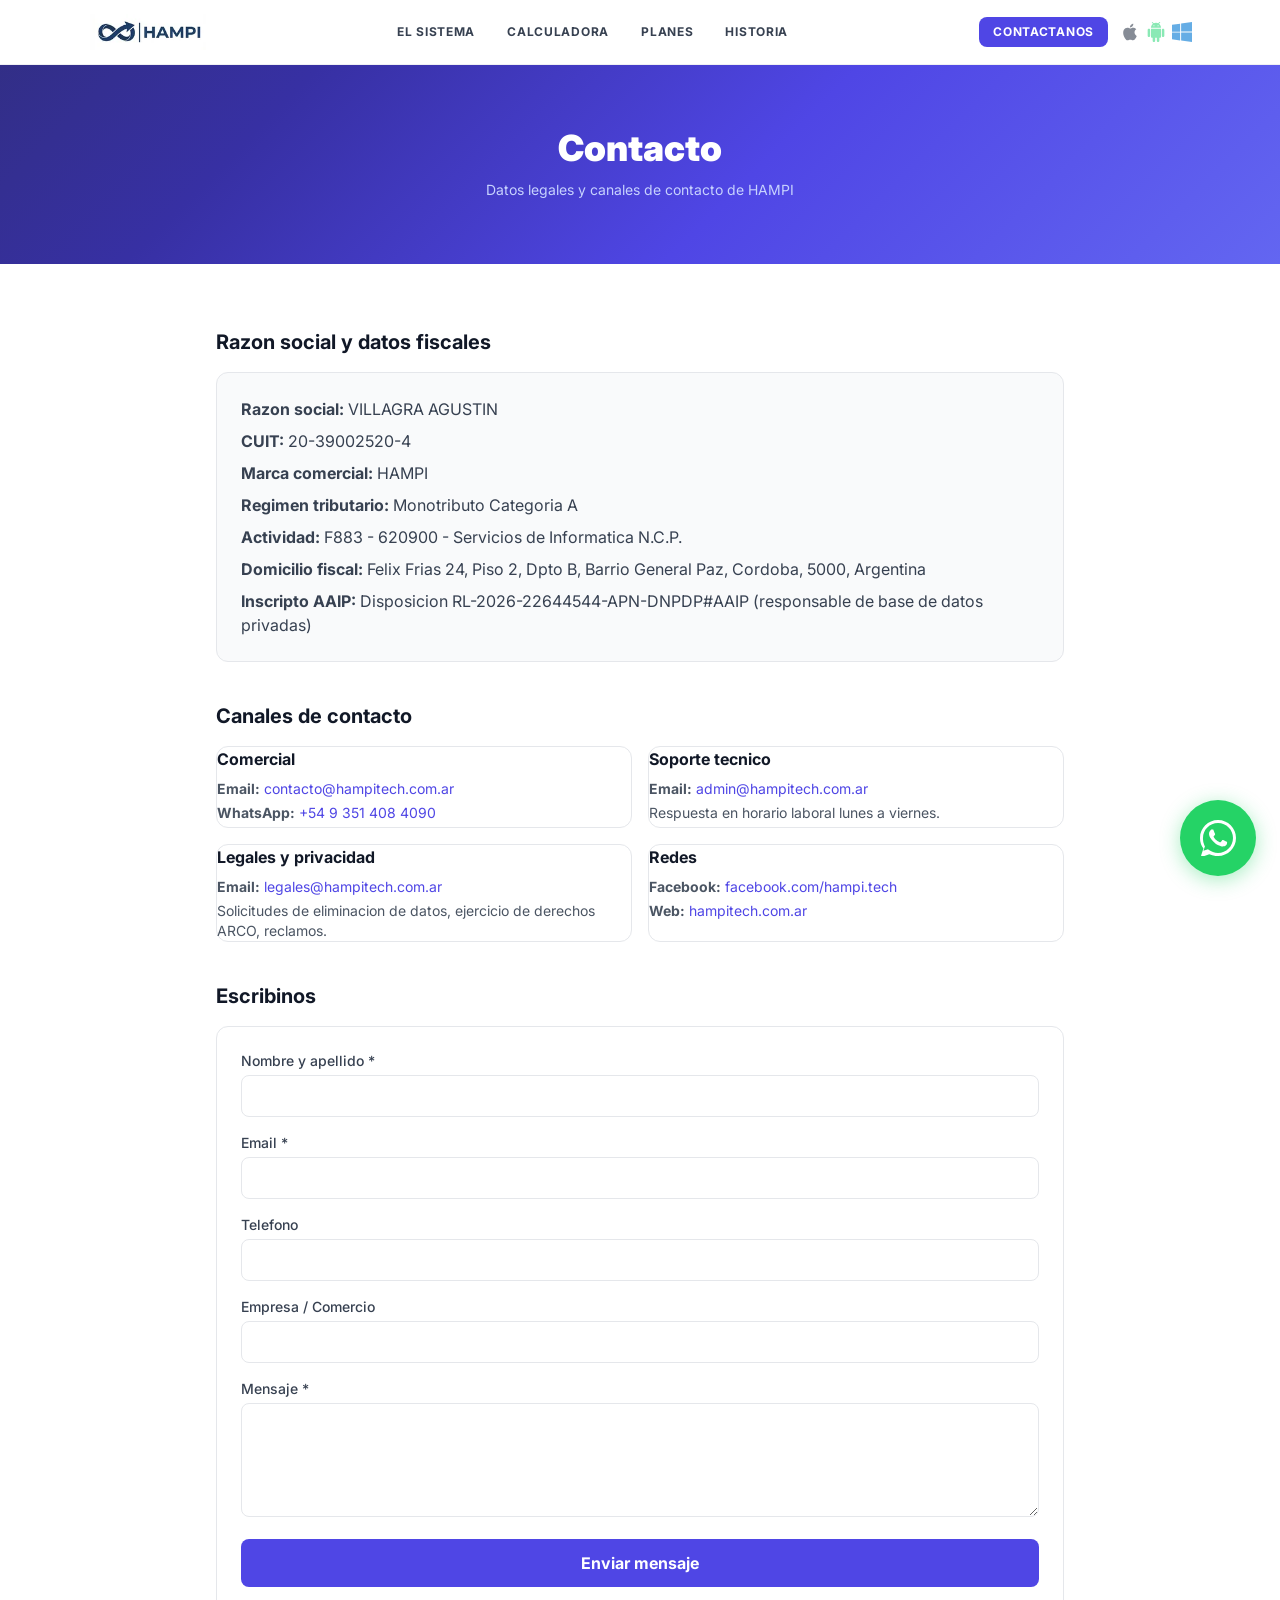
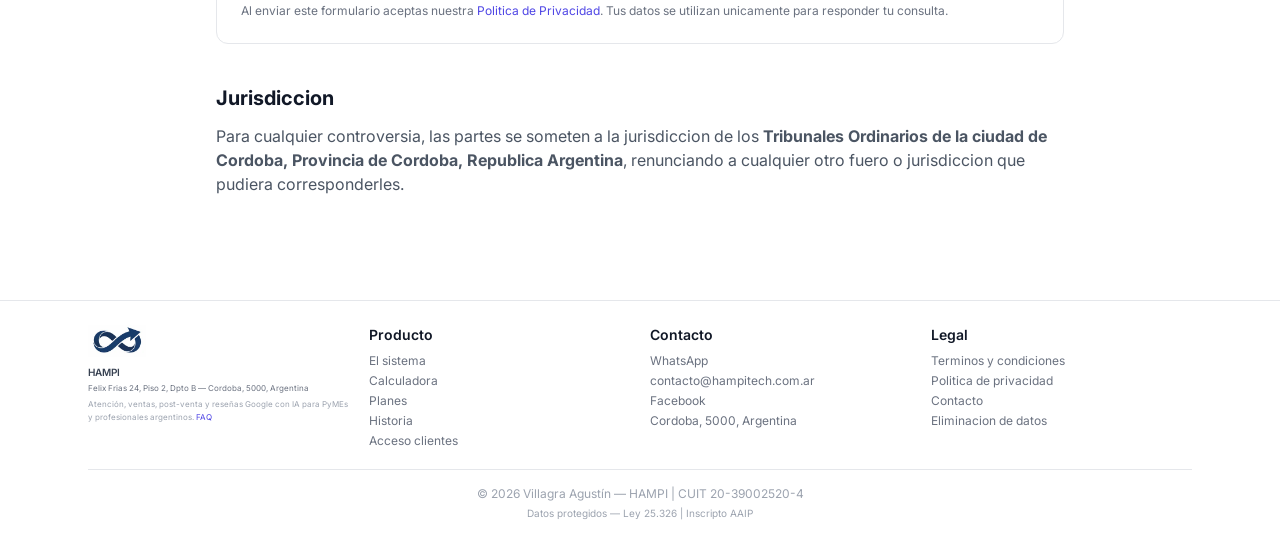
<file: contacto.html>
<!DOCTYPE html>
<html lang="es-AR">
<head>
  <meta charset="UTF-8">
  <meta name="viewport" content="width=device-width, initial-scale=1.0">
  <title>Contacto — HAMPI</title>
  <meta name="description" content="Contacto y datos legales de HAMPI. VILLAGRA AGUSTIN, CUIT 20-39002520-4, Cordoba, Argentina.">
  <link rel="canonical" href="https://hampitech.com.ar/contacto.html">
  <meta property="og:title" content="Contacto — HAMPI">
  <meta property="og:description" content="Datos de contacto y razon social de HAMPI.">
  <meta property="og:type" content="website">
  <meta property="og:url" content="https://hampitech.com.ar/contacto.html">
  <meta property="og:image" content="https://hampitech.com.ar/og-logo.png">
  <meta property="og:locale" content="es_AR">
  <meta name="theme-color" content="#4f46e5">
  <link rel="icon" type="image/png" sizes="32x32" href="logoxx.png">
  <link rel="apple-touch-icon" sizes="180x180" href="logoxx.png">
  <link rel="manifest" href="manifest.json">
  <link rel="preconnect" href="https://fonts.googleapis.com">
  <link rel="preconnect" href="https://fonts.gstatic.com" crossorigin>
  <link href="https://fonts.googleapis.com/css2?family=Inter:wght@400;500;600;700;800;900&display=swap" rel="stylesheet">
  <link rel="stylesheet" href="dist.css">
  <style>
    html{scroll-behavior:smooth}
    .reveal{opacity:0;transform:translateY(30px);transition:opacity .7s ease,transform .7s ease}
    .reveal.visible{opacity:1;transform:translateY(0)}
    .whatsapp-float{position:fixed;bottom:24px;right:24px;z-index:50;background:#25d366;color:#fff;border-radius:9999px;width:76px;height:76px;display:flex;align-items:center;justify-content:center;box-shadow:0 4px 20px rgba(37,211,102,.4);transition:transform .3s ease}
    .whatsapp-float:hover{transform:scale(1.1)}
    @keyframes pulse-ring{0%{box-shadow:0 0 0 0 rgba(37,211,102,.4)}70%{box-shadow:0 0 0 15px rgba(37,211,102,0)}100%{box-shadow:0 0 0 0 rgba(37,211,102,0)}}
    .whatsapp-float{animation:pulse-ring 2s infinite}
  </style>
  <script type="application/ld+json">
  {
    "@context": "https://schema.org",
    "@type": "ContactPage",
    "name": "Contacto HAMPI",
    "url": "https://hampitech.com.ar/contacto.html",
    "mainEntity": {
      "@type": "Organization",
      "name": "HAMPI",
      "legalName": "Villagra Agustin",
      "taxID": "20-39002520-4",
      "url": "https://hampitech.com.ar",
      "email": "contacto@hampitech.com.ar",
      "telephone": "+5493514084090",
      "address": {
        "@type": "PostalAddress",
        "streetAddress": "Felix Frias 24, Piso 2, Dpto B",
        "addressLocality": "Cordoba",
        "addressRegion": "Cordoba",
        "postalCode": "5000",
        "addressCountry": "AR"
      }
    }
  }
  </script>
</head>

<body class="font-sans text-gray-800 bg-white antialiased">

  <!-- ===== NAV ===== -->
  <nav id="main-nav" class="fixed top-0 w-full bg-white z-40 border-b border-gray-200/60 transition-shadow duration-300" style="box-shadow:none">
    <div class="max-w-6xl mx-auto px-4 sm:px-6 flex items-center justify-between h-16">
      <a href="index.html" class="flex items-center gap-2">
        <picture>
          <source srcset="hampilogo.webp" type="image/webp">
          <img src="hampilogo.png" alt="HAMPI" class="h-8 sm:h-9 w-auto object-contain" width="200" height="61" style="image-rendering:-webkit-optimize-contrast;transform:translateZ(0)">
        </picture>
      </a>
      <div class="hidden md:flex items-center gap-8 text-xs font-bold text-gray-700 uppercase" style="letter-spacing:.06em">
        <a href="index.html#sistema" class="hover:text-brand-600 transition-colors">El sistema</a>
        <a href="index.html#calculadora" class="hover:text-brand-600 transition-colors">Calculadora</a>
        <a href="index.html#planes" class="hover:text-brand-600 transition-colors">Planes</a>
        <a href="historia.html" class="hover:text-brand-600 transition-colors">Historia</a>
      </div>
      <div class="flex items-center gap-3">
        <a href="https://api.whatsapp.com/send?phone=5493514084090&app_absent=0&text=Hola%2C%20quiero%20info%20sobre%20HAMPI" target="_blank" rel="noopener" class="hidden sm:inline-flex items-center bg-brand-600 hover:bg-brand-700 text-white text-xs font-bold uppercase px-3.5 py-1.5 rounded-lg transition-colors" style="letter-spacing:.06em;line-height:1.5">
          CONTACTANOS
        </a>
        <div class="hidden sm:flex items-center gap-1.5 opacity-60"><svg class="h-5 w-5 text-gray-700" viewBox="0 0 24 24" fill="currentColor"><path d="M18.71 19.5c-.83 1.24-1.71 2.45-3.05 2.47-1.34.03-1.77-.79-3.29-.79-1.53 0-2 .77-3.27.82-1.31.05-2.3-1.32-3.14-2.53C4.25 17 2.94 12.45 4.7 9.39c.87-1.52 2.43-2.48 4.12-2.51 1.28-.02 2.5.87 3.29.87.78 0 2.26-1.07 3.8-.91.65.03 2.47.26 3.64 1.98-.09.06-2.17 1.28-2.15 3.81.03 3.02 2.65 4.03 2.68 4.04-.03.07-.42 1.44-1.38 2.83M13 3.5c.73-.83 1.94-1.46 2.94-1.5.13 1.17-.34 2.35-1.04 3.19-.69.85-1.83 1.51-2.95 1.42-.15-1.15.41-2.35 1.05-3.11z"/></svg><svg class="h-5 w-5" viewBox="0 0 24 24" fill="#3DDC84"><path d="M6 18c0 .55.45 1 1 1h1v3.5c0 .83.67 1.5 1.5 1.5s1.5-.67 1.5-1.5V19h2v3.5c0 .83.67 1.5 1.5 1.5s1.5-.67 1.5-1.5V19h1c.55 0 1-.45 1-1V8H6v10zM3.5 8C2.67 8 2 8.67 2 9.5v7c0 .83.67 1.5 1.5 1.5S5 17.33 5 16.5v-7C5 8.67 4.33 8 3.5 8zm17 0c-.83 0-1.5.67-1.5 1.5v7c0 .83.67 1.5 1.5 1.5s1.5-.67 1.5-1.5v-7c0-.83-.67-1.5-1.5-1.5zm-4.97-5.84l1.3-1.3c.2-.2.2-.51 0-.71-.2-.2-.51-.2-.71 0l-1.48 1.48C13.85 1.23 12.95 1 12 1c-.96 0-1.86.23-2.66.63L7.85.15c-.2-.2-.51-.2-.71 0-.2.2-.2.51 0 .71l1.31 1.31C6.97 3.26 6 5.01 6 7h12c0-1.99-.97-3.75-2.47-4.84zM10 5H9V4h1v1zm5 0h-1V4h1v1z"/></svg><svg class="h-5 w-5" viewBox="0 0 24 24" fill="#0078D4"><path d="M0 3.449L9.75 2.1v9.451H0m10.949-9.602L24 0v11.4H10.949M0 12.6h9.75v9.451L0 20.699M10.949 12.6H24V24l-13.051-1.851"/></svg></div>
      </div>
      <button id="menu-toggle" class="md:hidden ml-2 p-2 text-gray-600 hover:text-brand-600" aria-label="Menu">
        <svg class="w-6 h-6" fill="none" stroke="currentColor" viewBox="0 0 24 24"><path stroke-linecap="round" stroke-linejoin="round" stroke-width="2" d="M4 6h16M4 12h16M4 18h16"/></svg>
      </button>
    </div>
    <div id="mobile-menu" class="hidden md:hidden border-t border-gray-100 bg-white">
      <div class="px-4 py-3 space-y-2">
        <a href="index.html#sistema" class="block py-2 text-xs font-bold text-gray-700 uppercase" style="letter-spacing:.06em">El sistema</a>
        <a href="index.html#calculadora" class="block py-2 text-xs font-bold text-gray-700 uppercase" style="letter-spacing:.06em">Calculadora</a>
        <a href="index.html#planes" class="block py-2 text-xs font-bold text-gray-700 uppercase" style="letter-spacing:.06em">Planes</a>
        <a href="historia.html" class="block py-2 text-xs font-bold text-gray-700 uppercase" style="letter-spacing:.06em">Historia</a>
      </div>
    </div>
  </nav>

  <!-- ===== HERO ===== -->
  <section class="pt-28 pb-12 sm:pt-32 sm:pb-16" style="background:linear-gradient(135deg,#312e81 0%,#3730a3 25%,#4f46e5 60%,#6366f1 100%)">
    <div class="max-w-4xl mx-auto px-4 sm:px-6 text-center">
      <h1 class="text-3xl sm:text-4xl font-black text-white mb-3">Contacto</h1>
      <p class="text-brand-200 text-sm">Datos legales y canales de contacto de HAMPI</p>
    </div>
  </section>

  <!-- ===== CONTENIDO ===== -->
  <main class="max-w-4xl mx-auto px-4 sm:px-6 py-12 sm:py-16">

    <!-- Datos legales -->
    <section class="mb-10 reveal">
      <h2 class="text-xl font-bold text-gray-900 mb-4">Razon social y datos fiscales</h2>
      <div class="bg-gray-50 border border-gray-200 rounded-xl p-6 space-y-2">
        <p class="text-gray-700"><strong>Razon social:</strong> VILLAGRA AGUSTIN</p>
        <p class="text-gray-700"><strong>CUIT:</strong> 20-39002520-4</p>
        <p class="text-gray-700"><strong>Marca comercial:</strong> HAMPI</p>
        <p class="text-gray-700"><strong>Regimen tributario:</strong> Monotributo Categoria A</p>
        <p class="text-gray-700"><strong>Actividad:</strong> F883 - 620900 - Servicios de Informatica N.C.P.</p>
        <p class="text-gray-700"><strong>Domicilio fiscal:</strong> Felix Frias 24, Piso 2, Dpto B, Barrio General Paz, Cordoba, 5000, Argentina</p>
        <p class="text-gray-700"><strong>Inscripto AAIP:</strong> Disposicion RL-2026-22644544-APN-DNPDP#AAIP (responsable de base de datos privadas)</p>
      </div>
    </section>

    <!-- Canales de contacto -->
    <section class="mb-10 reveal">
      <h2 class="text-xl font-bold text-gray-900 mb-4">Canales de contacto</h2>
      <div class="grid sm:grid-cols-2 gap-4">
        <div class="bg-white border border-gray-200 rounded-xl p-5">
          <h3 class="font-bold text-gray-900 mb-2">Comercial</h3>
          <p class="text-gray-600 text-sm mb-1"><strong>Email:</strong> <a href="mailto:contacto@hampitech.com.ar" class="text-brand-600 hover:underline">contacto@hampitech.com.ar</a></p>
          <p class="text-gray-600 text-sm mb-1"><strong>WhatsApp:</strong> <a href="https://api.whatsapp.com/send?phone=5493514084090" target="_blank" rel="noopener" class="text-brand-600 hover:underline">+54 9 351 408 4090</a></p>
        </div>
        <div class="bg-white border border-gray-200 rounded-xl p-5">
          <h3 class="font-bold text-gray-900 mb-2">Soporte tecnico</h3>
          <p class="text-gray-600 text-sm mb-1"><strong>Email:</strong> <a href="mailto:admin@hampitech.com.ar" class="text-brand-600 hover:underline">admin@hampitech.com.ar</a></p>
          <p class="text-gray-600 text-sm">Respuesta en horario laboral lunes a viernes.</p>
        </div>
        <div class="bg-white border border-gray-200 rounded-xl p-5">
          <h3 class="font-bold text-gray-900 mb-2">Legales y privacidad</h3>
          <p class="text-gray-600 text-sm mb-1"><strong>Email:</strong> <a href="mailto:legales@hampitech.com.ar" class="text-brand-600 hover:underline">legales@hampitech.com.ar</a></p>
          <p class="text-gray-600 text-sm">Solicitudes de eliminacion de datos, ejercicio de derechos ARCO, reclamos.</p>
        </div>
        <div class="bg-white border border-gray-200 rounded-xl p-5">
          <h3 class="font-bold text-gray-900 mb-2">Redes</h3>
          <p class="text-gray-600 text-sm mb-1"><strong>Facebook:</strong> <a href="https://facebook.com/hampi.tech/" target="_blank" rel="noopener" class="text-brand-600 hover:underline">facebook.com/hampi.tech</a></p>
          <p class="text-gray-600 text-sm"><strong>Web:</strong> <a href="https://hampitech.com.ar" class="text-brand-600 hover:underline">hampitech.com.ar</a></p>
        </div>
      </div>
    </section>

    <!-- Form contacto -->
    <section class="mb-10 reveal">
      <h2 class="text-xl font-bold text-gray-900 mb-4">Escribinos</h2>
      <form id="contact-form" class="bg-white border border-gray-200 rounded-xl p-6 space-y-4">
        <div>
          <label class="block text-sm font-medium text-gray-700 mb-1">Nombre y apellido *</label>
          <input type="text" id="contact-name" required class="w-full border border-gray-300 rounded-lg px-3 py-2 focus:outline-none focus:border-brand-600">
        </div>
        <div>
          <label class="block text-sm font-medium text-gray-700 mb-1">Email *</label>
          <input type="email" id="contact-email" required class="w-full border border-gray-300 rounded-lg px-3 py-2 focus:outline-none focus:border-brand-600">
        </div>
        <div>
          <label class="block text-sm font-medium text-gray-700 mb-1">Telefono</label>
          <input type="tel" id="contact-phone" class="w-full border border-gray-300 rounded-lg px-3 py-2 focus:outline-none focus:border-brand-600">
        </div>
        <div>
          <label class="block text-sm font-medium text-gray-700 mb-1">Empresa / Comercio</label>
          <input type="text" id="contact-company" class="w-full border border-gray-300 rounded-lg px-3 py-2 focus:outline-none focus:border-brand-600">
        </div>
        <div>
          <label class="block text-sm font-medium text-gray-700 mb-1">Mensaje *</label>
          <textarea id="contact-message" required rows="4" class="w-full border border-gray-300 rounded-lg px-3 py-2 focus:outline-none focus:border-brand-600"></textarea>
        </div>
        <button type="submit" id="contact-submit" class="w-full bg-brand-600 hover:bg-brand-700 text-white font-bold py-3 rounded-lg transition-colors">Enviar mensaje</button>
        <p id="contact-msg" class="text-sm hidden"></p>
        <p class="text-xs text-gray-500">Al enviar este formulario aceptas nuestra <a href="privacidad.html" class="text-brand-600 hover:underline">Politica de Privacidad</a>. Tus datos se utilizan unicamente para responder tu consulta.</p>
      </form>
    </section>

    <!-- Jurisdiccion -->
    <section class="mb-10 reveal">
      <h2 class="text-xl font-bold text-gray-900 mb-3">Jurisdiccion</h2>
      <p class="text-gray-600">Para cualquier controversia, las partes se someten a la jurisdiccion de los <strong>Tribunales Ordinarios de la ciudad de Cordoba, Provincia de Cordoba, Republica Argentina</strong>, renunciando a cualquier otro fuero o jurisdiccion que pudiera corresponderles.</p>
    </section>

  </main>

  <!-- ===== FOOTER ===== -->
  <footer class="bg-white text-gray-500 py-6 border-t border-gray-200">
    <div class="max-w-6xl mx-auto px-4 sm:px-6">
      <div class="grid sm:grid-cols-2 lg:grid-cols-4 gap-5 mb-5">
        <div>
          <div class="mb-2"><picture><source srcset="logoabajo.webp" type="image/webp"><img src="logoabajo.png" alt="HAMPI" class="h-8 w-auto object-contain" width="200" height="111" loading="lazy"></picture></div>
          <p class="text-[10px] font-semibold text-gray-700 mb-0.5">HAMPI</p>
          <p class="text-[8px] text-gray-500 mb-1">Felix Frias 24, Piso 2, Dpto B — Cordoba, 5000, Argentina</p>
          <p class="text-[8px] leading-relaxed text-gray-400">Atención, ventas, post-venta y reseñas Google con IA para PyMEs y profesionales argentinos. <a href="faq.html" class="text-brand-600 hover:underline">FAQ</a></p>
        </div>
        <div>
          <h4 class="text-gray-900 font-semibold mb-2 text-sm">Producto</h4>
          <ul class="space-y-1 text-xs">
            <li><a href="index.html#sistema" class="hover:text-gray-900 transition-colors">El sistema</a></li>
            <li><a href="index.html#calculadora" class="hover:text-gray-900 transition-colors">Calculadora</a></li>
            <li><a href="index.html#planes" class="hover:text-gray-900 transition-colors">Planes</a></li>
            <li><a href="historia.html" class="hover:text-gray-900 transition-colors">Historia</a></li>
            <li><a href="https://dash.hampi.tech/login" target="_blank" rel="noopener" class="hover:text-gray-900 transition-colors">Acceso clientes</a></li>
          </ul>
        </div>
        <div>
          <h4 class="text-gray-900 font-semibold mb-2 text-sm">Contacto</h4>
          <ul class="space-y-1 text-xs">
            <li><a href="https://api.whatsapp.com/send?phone=5493514084090&app_absent=0" target="_blank" rel="noopener" class="hover:text-gray-900 transition-colors">WhatsApp</a></li>
            <li><a href="mailto:contacto@hampitech.com.ar" class="hover:text-gray-900 transition-colors">contacto@hampitech.com.ar</a></li>
            <li><a href="https://facebook.com/hampi.tech/" target="_blank" rel="noopener" class="hover:text-gray-900 transition-colors">Facebook</a></li>
            <li>Cordoba, 5000, Argentina</li>
          </ul>
        </div>
        <div>
          <h4 class="text-gray-900 font-semibold mb-2 text-sm">Legal</h4>
          <ul class="space-y-1 text-xs">
            <li><a href="terminos.html" class="hover:text-gray-900 transition-colors">Terminos y condiciones</a></li>
            <li><a href="privacidad.html" class="hover:text-gray-900 transition-colors">Politica de privacidad</a></li>
            <li><a href="contacto.html" class="hover:text-gray-900 transition-colors">Contacto</a></li>
            <li><a href="eliminacion-datos.html" class="hover:text-gray-900 transition-colors">Eliminacion de datos</a></li>
          </ul>
        </div>
      </div>
      <div class="border-t border-gray-200 pt-4 text-center">
        <p class="text-xs text-gray-400">&copy; 2026 Villagra Agustín — HAMPI | CUIT 20-39002520-4</p>
        <p class="text-[10px] text-gray-400 mt-1"><a href="privacidad.html" class="hover:text-brand-600 transition-colors">Datos protegidos — Ley 25.326 | Inscripto AAIP</a></p>
      </div>
    </div>
  </footer>

  <a href="https://api.whatsapp.com/send?phone=5493514084090&app_absent=0&text=Hola%2C%20quiero%20info%20sobre%20HAMPI" target="_blank" rel="noopener" class="whatsapp-float" aria-label="Contactar por WhatsApp">
    <svg class="w-9 h-9" fill="currentColor" viewBox="0 0 24 24"><path d="M17.472 14.382c-.297-.149-1.758-.867-2.03-.967-.273-.099-.471-.148-.67.15-.197.297-.767.966-.94 1.164-.173.199-.347.223-.644.075-.297-.15-1.255-.463-2.39-1.475-.883-.788-1.48-1.761-1.653-2.059-.173-.297-.018-.458.13-.606.134-.133.298-.347.446-.52.149-.174.198-.298.298-.497.099-.198.05-.371-.025-.52-.075-.149-.669-1.612-.916-2.207-.242-.579-.487-.5-.669-.51-.173-.008-.371-.01-.57-.01-.198 0-.52.074-.792.372-.272.297-1.04 1.016-1.04 2.479 0 1.462 1.065 2.875 1.213 3.074.149.198 2.096 3.2 5.077 4.487.709.306 1.262.489 1.694.625.712.227 1.36.195 1.871.118.571-.085 1.758-.719 2.006-1.413.248-.694.248-1.289.173-1.413-.074-.124-.272-.198-.57-.347z"/><path d="M12 0C5.373 0 0 5.373 0 12c0 2.625.846 5.059 2.284 7.034L.789 23.492a.75.75 0 00.913.913l4.458-1.495A11.952 11.952 0 0012 24c6.627 0 12-5.373 12-12S18.627 0 12 0zm0 22c-2.347 0-4.518-.804-6.236-2.152l-.436-.35-3.027 1.015 1.015-3.027-.35-.436A9.956 9.956 0 012 12C2 6.486 6.486 2 12 2s10 4.486 10 10-4.486 10-10 10z"/></svg>
  </a>

  <script>
    document.getElementById('menu-toggle').addEventListener('click', () => document.getElementById('mobile-menu').classList.toggle('hidden'));
    const obs = new IntersectionObserver((entries) => {
      entries.forEach(e => { if (e.isIntersecting) { e.target.classList.add('visible'); obs.unobserve(e.target); } });
    }, { threshold: 0.1, rootMargin: '0px 0px -50px 0px' });
    document.querySelectorAll('.reveal').forEach(el => obs.observe(el));
  </script>
  <script>
  (function(){
    var form=document.getElementById('contact-form');
    if(!form)return;
    form.addEventListener('submit',function(e){
      e.preventDefault();
      var name=document.getElementById('contact-name').value.trim();
      var email=document.getElementById('contact-email').value.trim();
      var phone=document.getElementById('contact-phone').value.trim();
      var company=document.getElementById('contact-company').value.trim();
      var message=document.getElementById('contact-message').value.trim();
      var msg=document.getElementById('contact-msg');
      var btn=document.getElementById('contact-submit');
      if(!name||!email||!message)return;
      btn.disabled=true;btn.textContent='Enviando...';
      var waText='Hola, soy '+name+' ('+email+(phone?', tel '+phone:'')+(company?', '+company:'')+'). '+message;
      var waUrl='https://api.whatsapp.com/send?phone=5493514084090&app_absent=0&text='+encodeURIComponent(waText);
      msg.classList.remove('hidden');
      msg.className='text-sm mt-3 text-emerald-600';
      msg.textContent='Gracias '+name+'! Te contactamos pronto. Tambien podes escribirnos por WhatsApp.';
      btn.textContent='Enviado';
      setTimeout(function(){window.open(waUrl,'_blank')},1200);
    });
  })();
  </script>
</body>
</html>
</file>
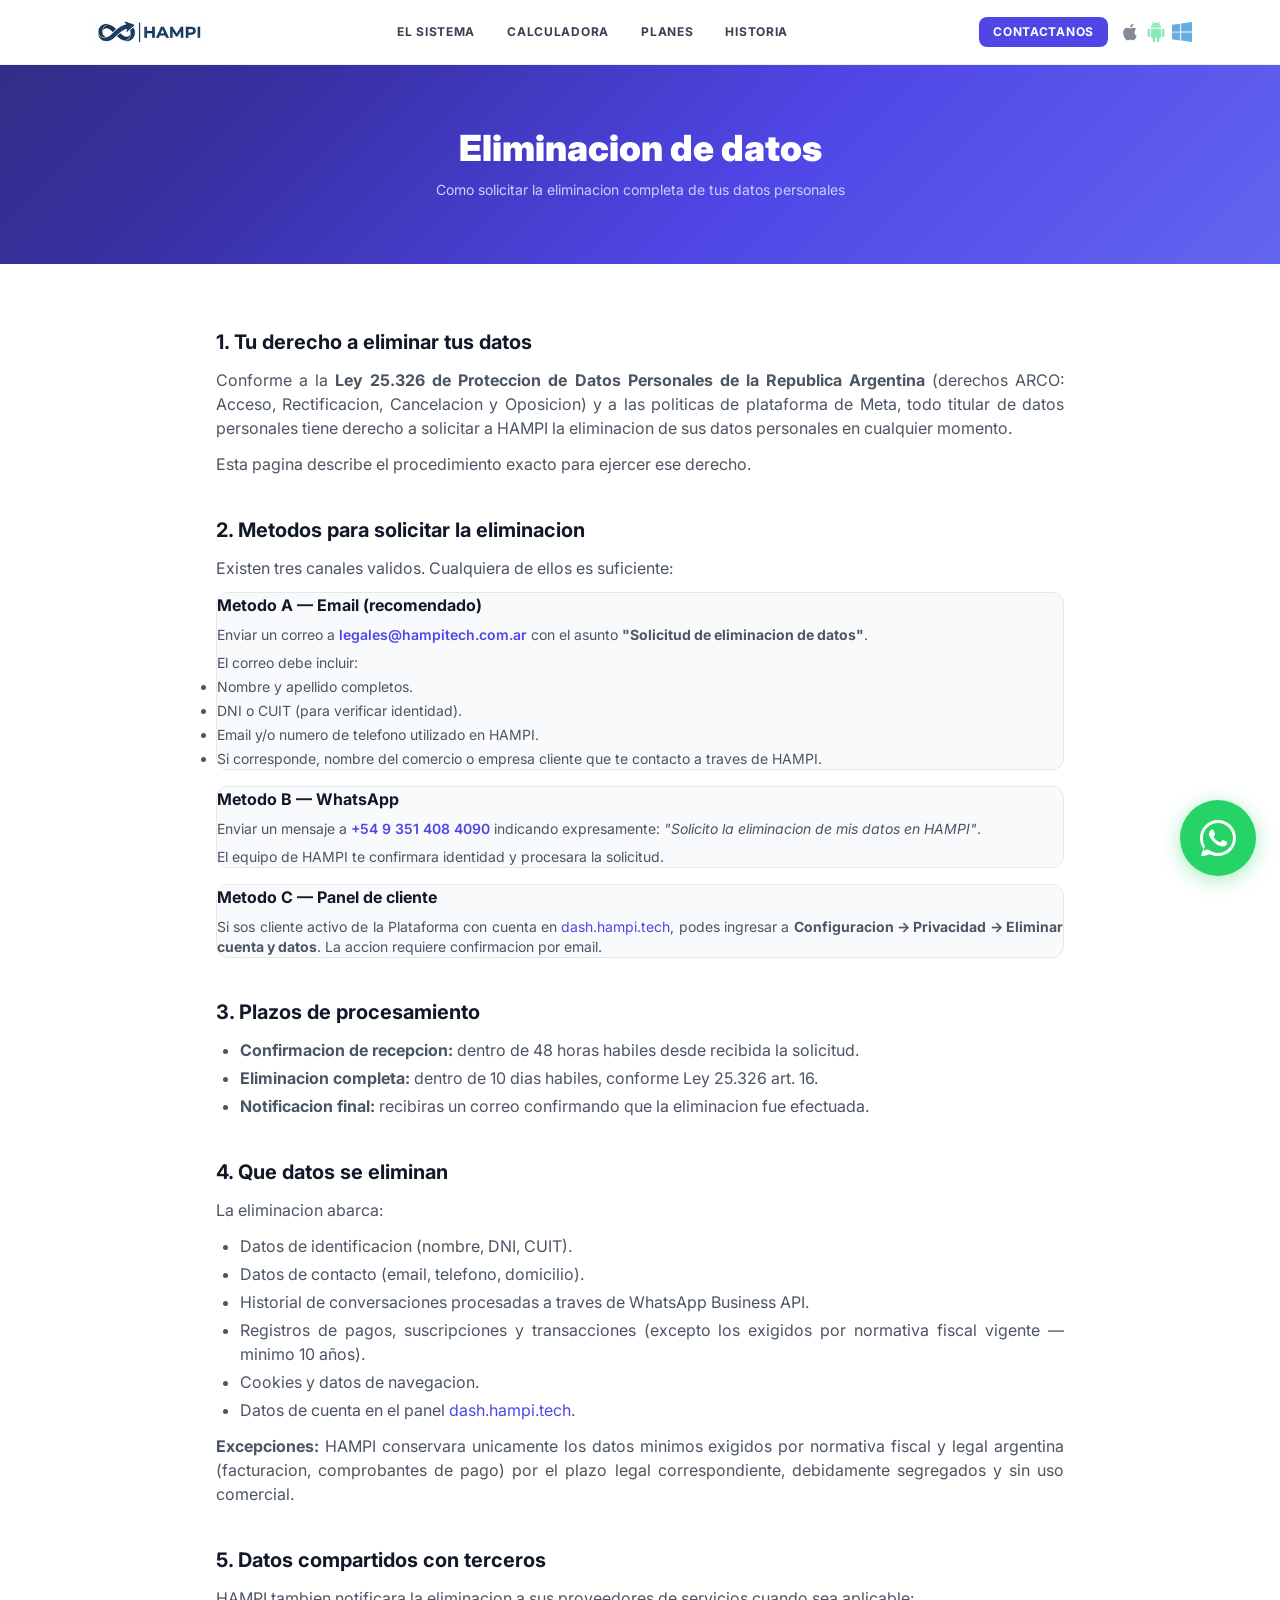
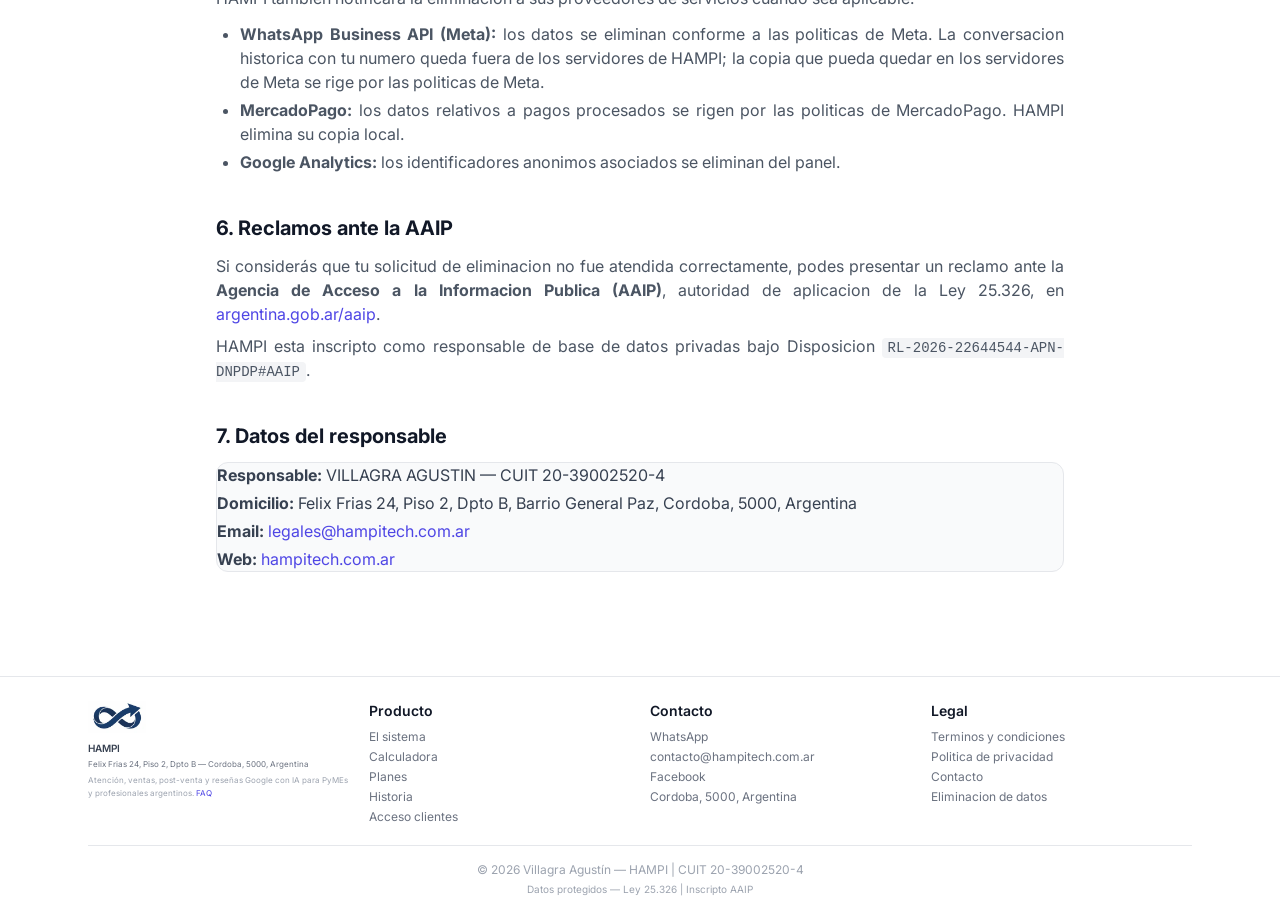
<file: eliminacion-datos.html>
<!DOCTYPE html>
<html lang="es-AR">
<head>
  <meta charset="UTF-8">
  <meta name="viewport" content="width=device-width, initial-scale=1.0">
  <title>Eliminacion de datos — HAMPI</title>
  <meta name="description" content="Como solicitar la eliminacion de tus datos personales en HAMPI. Instrucciones paso a paso conforme Ley 25.326 y Meta Platform Policy.">
  <link rel="canonical" href="https://hampitech.com.ar/eliminacion-datos.html">
  <meta property="og:title" content="Eliminacion de datos — HAMPI">
  <meta property="og:description" content="Solicita la eliminacion de tus datos en HAMPI.">
  <meta property="og:type" content="website">
  <meta property="og:url" content="https://hampitech.com.ar/eliminacion-datos.html">
  <meta property="og:image" content="https://hampitech.com.ar/og-logo.png">
  <meta property="og:locale" content="es_AR">
  <meta name="theme-color" content="#4f46e5">
  <link rel="icon" type="image/png" sizes="32x32" href="logoxx.png">
  <link rel="apple-touch-icon" sizes="180x180" href="logoxx.png">
  <link rel="manifest" href="manifest.json">
  <link rel="preconnect" href="https://fonts.googleapis.com">
  <link rel="preconnect" href="https://fonts.gstatic.com" crossorigin>
  <link href="https://fonts.googleapis.com/css2?family=Inter:wght@400;500;600;700;800;900&display=swap" rel="stylesheet">
  <link rel="stylesheet" href="dist.css">
  <style>
    html{scroll-behavior:smooth}
    .reveal{opacity:0;transform:translateY(30px);transition:opacity .7s ease,transform .7s ease}
    .reveal.visible{opacity:1;transform:translateY(0)}
    .whatsapp-float{position:fixed;bottom:24px;right:24px;z-index:50;background:#25d366;color:#fff;border-radius:9999px;width:76px;height:76px;display:flex;align-items:center;justify-content:center;box-shadow:0 4px 20px rgba(37,211,102,.4);transition:transform .3s ease}
    .whatsapp-float:hover{transform:scale(1.1)}
    @keyframes pulse-ring{0%{box-shadow:0 0 0 0 rgba(37,211,102,.4)}70%{box-shadow:0 0 0 15px rgba(37,211,102,0)}100%{box-shadow:0 0 0 0 rgba(37,211,102,0)}}
    .whatsapp-float{animation:pulse-ring 2s infinite}
  </style>
</head>

<body class="font-sans text-gray-800 bg-white antialiased">

  <!-- ===== NAV ===== -->
  <nav id="main-nav" class="fixed top-0 w-full bg-white z-40 border-b border-gray-200/60 transition-shadow duration-300" style="box-shadow:none">
    <div class="max-w-6xl mx-auto px-4 sm:px-6 flex items-center justify-between h-16">
      <a href="index.html" class="flex items-center gap-2">
        <picture>
          <source srcset="hampilogo.webp" type="image/webp">
          <img src="hampilogo.png" alt="HAMPI" class="h-8 sm:h-9 w-auto object-contain" width="200" height="61" style="image-rendering:-webkit-optimize-contrast;transform:translateZ(0)">
        </picture>
      </a>
      <div class="hidden md:flex items-center gap-8 text-xs font-bold text-gray-700 uppercase" style="letter-spacing:.06em">
        <a href="index.html#sistema" class="hover:text-brand-600 transition-colors">El sistema</a>
        <a href="index.html#calculadora" class="hover:text-brand-600 transition-colors">Calculadora</a>
        <a href="index.html#planes" class="hover:text-brand-600 transition-colors">Planes</a>
        <a href="historia.html" class="hover:text-brand-600 transition-colors">Historia</a>
      </div>
      <div class="flex items-center gap-3">
        <a href="https://api.whatsapp.com/send?phone=5493514084090&app_absent=0" target="_blank" rel="noopener" class="hidden sm:inline-flex items-center bg-brand-600 hover:bg-brand-700 text-white text-xs font-bold uppercase px-3.5 py-1.5 rounded-lg transition-colors" style="letter-spacing:.06em;line-height:1.5">CONTACTANOS</a>
        <div class="hidden sm:flex items-center gap-1.5 opacity-60"><svg class="h-5 w-5 text-gray-700" viewBox="0 0 24 24" fill="currentColor"><path d="M18.71 19.5c-.83 1.24-1.71 2.45-3.05 2.47-1.34.03-1.77-.79-3.29-.79-1.53 0-2 .77-3.27.82-1.31.05-2.3-1.32-3.14-2.53C4.25 17 2.94 12.45 4.7 9.39c.87-1.52 2.43-2.48 4.12-2.51 1.28-.02 2.5.87 3.29.87.78 0 2.26-1.07 3.8-.91.65.03 2.47.26 3.64 1.98-.09.06-2.17 1.28-2.15 3.81.03 3.02 2.65 4.03 2.68 4.04-.03.07-.42 1.44-1.38 2.83M13 3.5c.73-.83 1.94-1.46 2.94-1.5.13 1.17-.34 2.35-1.04 3.19-.69.85-1.83 1.51-2.95 1.42-.15-1.15.41-2.35 1.05-3.11z"/></svg><svg class="h-5 w-5" viewBox="0 0 24 24" fill="#3DDC84"><path d="M6 18c0 .55.45 1 1 1h1v3.5c0 .83.67 1.5 1.5 1.5s1.5-.67 1.5-1.5V19h2v3.5c0 .83.67 1.5 1.5 1.5s1.5-.67 1.5-1.5V19h1c.55 0 1-.45 1-1V8H6v10zM3.5 8C2.67 8 2 8.67 2 9.5v7c0 .83.67 1.5 1.5 1.5S5 17.33 5 16.5v-7C5 8.67 4.33 8 3.5 8zm17 0c-.83 0-1.5.67-1.5 1.5v7c0 .83.67 1.5 1.5 1.5s1.5-.67 1.5-1.5v-7c0-.83-.67-1.5-1.5-1.5zm-4.97-5.84l1.3-1.3c.2-.2.2-.51 0-.71-.2-.2-.51-.2-.71 0l-1.48 1.48C13.85 1.23 12.95 1 12 1c-.96 0-1.86.23-2.66.63L7.85.15c-.2-.2-.51-.2-.71 0-.2.2-.2.51 0 .71l1.31 1.31C6.97 3.26 6 5.01 6 7h12c0-1.99-.97-3.75-2.47-4.84zM10 5H9V4h1v1zm5 0h-1V4h1v1z"/></svg><svg class="h-5 w-5" viewBox="0 0 24 24" fill="#0078D4"><path d="M0 3.449L9.75 2.1v9.451H0m10.949-9.602L24 0v11.4H10.949M0 12.6h9.75v9.451L0 20.699M10.949 12.6H24V24l-13.051-1.851"/></svg></div>
      </div>
      <button id="menu-toggle" class="md:hidden ml-2 p-2 text-gray-600 hover:text-brand-600" aria-label="Menu">
        <svg class="w-6 h-6" fill="none" stroke="currentColor" viewBox="0 0 24 24"><path stroke-linecap="round" stroke-linejoin="round" stroke-width="2" d="M4 6h16M4 12h16M4 18h16"/></svg>
      </button>
    </div>
    <div id="mobile-menu" class="hidden md:hidden border-t border-gray-100 bg-white">
      <div class="px-4 py-3 space-y-2">
        <a href="index.html#sistema" class="block py-2 text-xs font-bold text-gray-700 uppercase" style="letter-spacing:.06em">El sistema</a>
        <a href="index.html#calculadora" class="block py-2 text-xs font-bold text-gray-700 uppercase" style="letter-spacing:.06em">Calculadora</a>
        <a href="index.html#planes" class="block py-2 text-xs font-bold text-gray-700 uppercase" style="letter-spacing:.06em">Planes</a>
        <a href="historia.html" class="block py-2 text-xs font-bold text-gray-700 uppercase" style="letter-spacing:.06em">Historia</a>
      </div>
    </div>
  </nav>

  <!-- ===== HERO ===== -->
  <section class="pt-28 pb-12 sm:pt-32 sm:pb-16" style="background:linear-gradient(135deg,#312e81 0%,#3730a3 25%,#4f46e5 60%,#6366f1 100%)">
    <div class="max-w-4xl mx-auto px-4 sm:px-6 text-center">
      <h1 class="text-3xl sm:text-4xl font-black text-white mb-3">Eliminacion de datos</h1>
      <p class="text-brand-200 text-sm">Como solicitar la eliminacion completa de tus datos personales</p>
    </div>
  </section>

  <!-- ===== CONTENIDO ===== -->
  <main class="max-w-4xl mx-auto px-4 sm:px-6 py-12 sm:py-16" style="text-align:justify">

    <section class="mb-10 reveal">
      <h2 class="text-xl font-bold text-gray-900 mb-3">1. Tu derecho a eliminar tus datos</h2>
      <p class="text-gray-600 mb-3">Conforme a la <strong>Ley 25.326 de Proteccion de Datos Personales de la Republica Argentina</strong> (derechos ARCO: Acceso, Rectificacion, Cancelacion y Oposicion) y a las politicas de plataforma de Meta, todo titular de datos personales tiene derecho a solicitar a HAMPI la eliminacion de sus datos personales en cualquier momento.</p>
      <p class="text-gray-600">Esta pagina describe el procedimiento exacto para ejercer ese derecho.</p>
    </section>

    <section class="mb-10 reveal">
      <h2 class="text-xl font-bold text-gray-900 mb-3">2. Metodos para solicitar la eliminacion</h2>
      <p class="text-gray-600 mb-3">Existen tres canales validos. Cualquiera de ellos es suficiente:</p>
      <div class="space-y-4">
        <div class="bg-gray-50 border border-gray-200 rounded-xl p-5">
          <h3 class="font-bold text-gray-900 mb-2">Metodo A — Email (recomendado)</h3>
          <p class="text-gray-600 text-sm">Enviar un correo a <a href="mailto:legales@hampitech.com.ar?subject=Solicitud%20de%20eliminacion%20de%20datos" class="text-brand-600 hover:underline font-semibold">legales@hampitech.com.ar</a> con el asunto <strong>"Solicitud de eliminacion de datos"</strong>.</p>
          <p class="text-gray-600 text-sm mt-2">El correo debe incluir:</p>
          <ul class="list-disc pl-5 text-gray-600 text-sm mt-1 space-y-1">
            <li>Nombre y apellido completos.</li>
            <li>DNI o CUIT (para verificar identidad).</li>
            <li>Email y/o numero de telefono utilizado en HAMPI.</li>
            <li>Si corresponde, nombre del comercio o empresa cliente que te contacto a traves de HAMPI.</li>
          </ul>
        </div>
        <div class="bg-gray-50 border border-gray-200 rounded-xl p-5">
          <h3 class="font-bold text-gray-900 mb-2">Metodo B — WhatsApp</h3>
          <p class="text-gray-600 text-sm">Enviar un mensaje a <a href="https://api.whatsapp.com/send?phone=5493514084090&text=Hola%2C%20solicito%20la%20eliminacion%20de%20mis%20datos%20en%20HAMPI." target="_blank" rel="noopener" class="text-brand-600 hover:underline font-semibold">+54 9 351 408 4090</a> indicando expresamente: <em>"Solicito la eliminacion de mis datos en HAMPI"</em>.</p>
          <p class="text-gray-600 text-sm mt-2">El equipo de HAMPI te confirmara identidad y procesara la solicitud.</p>
        </div>
        <div class="bg-gray-50 border border-gray-200 rounded-xl p-5">
          <h3 class="font-bold text-gray-900 mb-2">Metodo C — Panel de cliente</h3>
          <p class="text-gray-600 text-sm">Si sos cliente activo de la Plataforma con cuenta en <a href="https://dash.hampi.tech" target="_blank" rel="noopener" class="text-brand-600 hover:underline">dash.hampi.tech</a>, podes ingresar a <strong>Configuracion → Privacidad → Eliminar cuenta y datos</strong>. La accion requiere confirmacion por email.</p>
        </div>
      </div>
    </section>

    <section class="mb-10 reveal">
      <h2 class="text-xl font-bold text-gray-900 mb-3">3. Plazos de procesamiento</h2>
      <ul class="list-disc pl-6 text-gray-600 space-y-1">
        <li><strong>Confirmacion de recepcion:</strong> dentro de 48 horas habiles desde recibida la solicitud.</li>
        <li><strong>Eliminacion completa:</strong> dentro de 10 dias habiles, conforme Ley 25.326 art. 16.</li>
        <li><strong>Notificacion final:</strong> recibiras un correo confirmando que la eliminacion fue efectuada.</li>
      </ul>
    </section>

    <section class="mb-10 reveal">
      <h2 class="text-xl font-bold text-gray-900 mb-3">4. Que datos se eliminan</h2>
      <p class="text-gray-600 mb-3">La eliminacion abarca:</p>
      <ul class="list-disc pl-6 text-gray-600 space-y-1">
        <li>Datos de identificacion (nombre, DNI, CUIT).</li>
        <li>Datos de contacto (email, telefono, domicilio).</li>
        <li>Historial de conversaciones procesadas a traves de WhatsApp Business API.</li>
        <li>Registros de pagos, suscripciones y transacciones (excepto los exigidos por normativa fiscal vigente — minimo 10 años).</li>
        <li>Cookies y datos de navegacion.</li>
        <li>Datos de cuenta en el panel <a href="https://dash.hampi.tech" target="_blank" rel="noopener" class="text-brand-600 hover:underline">dash.hampi.tech</a>.</li>
      </ul>
      <p class="text-gray-600 mt-3"><strong>Excepciones:</strong> HAMPI conservara unicamente los datos minimos exigidos por normativa fiscal y legal argentina (facturacion, comprobantes de pago) por el plazo legal correspondiente, debidamente segregados y sin uso comercial.</p>
    </section>

    <section class="mb-10 reveal">
      <h2 class="text-xl font-bold text-gray-900 mb-3">5. Datos compartidos con terceros</h2>
      <p class="text-gray-600 mb-3">HAMPI tambien notificara la eliminacion a sus proveedores de servicios cuando sea aplicable:</p>
      <ul class="list-disc pl-6 text-gray-600 space-y-1">
        <li><strong>WhatsApp Business API (Meta):</strong> los datos se eliminan conforme a las politicas de Meta. La conversacion historica con tu numero queda fuera de los servidores de HAMPI; la copia que pueda quedar en los servidores de Meta se rige por las politicas de Meta.</li>
        <li><strong>MercadoPago:</strong> los datos relativos a pagos procesados se rigen por las politicas de MercadoPago. HAMPI elimina su copia local.</li>
        <li><strong>Google Analytics:</strong> los identificadores anonimos asociados se eliminan del panel.</li>
      </ul>
    </section>

    <section class="mb-10 reveal">
      <h2 class="text-xl font-bold text-gray-900 mb-3">6. Reclamos ante la AAIP</h2>
      <p class="text-gray-600">Si considerás que tu solicitud de eliminacion no fue atendida correctamente, podes presentar un reclamo ante la <strong>Agencia de Acceso a la Informacion Publica (AAIP)</strong>, autoridad de aplicacion de la Ley 25.326, en <a href="https://www.argentina.gob.ar/aaip" target="_blank" rel="noopener" class="text-brand-600 hover:underline">argentina.gob.ar/aaip</a>.</p>
      <p class="text-gray-600 mt-2">HAMPI esta inscripto como responsable de base de datos privadas bajo Disposicion <code class="text-sm bg-gray-100 px-1.5 py-0.5 rounded">RL-2026-22644544-APN-DNPDP#AAIP</code>.</p>
    </section>

    <section class="mb-10 reveal">
      <h2 class="text-xl font-bold text-gray-900 mb-3">7. Datos del responsable</h2>
      <div class="bg-gray-50 border border-gray-200 rounded-xl p-5 space-y-1">
        <p class="text-gray-700"><strong>Responsable:</strong> VILLAGRA AGUSTIN — CUIT 20-39002520-4</p>
        <p class="text-gray-700"><strong>Domicilio:</strong> Felix Frias 24, Piso 2, Dpto B, Barrio General Paz, Cordoba, 5000, Argentina</p>
        <p class="text-gray-700"><strong>Email:</strong> <a href="mailto:legales@hampitech.com.ar" class="text-brand-600 hover:underline">legales@hampitech.com.ar</a></p>
        <p class="text-gray-700"><strong>Web:</strong> <a href="https://hampitech.com.ar" class="text-brand-600 hover:underline">hampitech.com.ar</a></p>
      </div>
    </section>

  </main>

  <!-- ===== FOOTER ===== -->
  <footer class="bg-white text-gray-500 py-6 border-t border-gray-200">
    <div class="max-w-6xl mx-auto px-4 sm:px-6">
      <div class="grid sm:grid-cols-2 lg:grid-cols-4 gap-5 mb-5">
        <div>
          <div class="mb-2"><picture><source srcset="logoabajo.webp" type="image/webp"><img src="logoabajo.png" alt="HAMPI" class="h-8 w-auto object-contain" width="200" height="111" loading="lazy"></picture></div>
          <p class="text-[10px] font-semibold text-gray-700 mb-0.5">HAMPI</p>
          <p class="text-[8px] text-gray-500 mb-1">Felix Frias 24, Piso 2, Dpto B — Cordoba, 5000, Argentina</p>
          <p class="text-[8px] leading-relaxed text-gray-400">Atención, ventas, post-venta y reseñas Google con IA para PyMEs y profesionales argentinos. <a href="faq.html" class="text-brand-600 hover:underline">FAQ</a></p>
        </div>
        <div>
          <h4 class="text-gray-900 font-semibold mb-2 text-sm">Producto</h4>
          <ul class="space-y-1 text-xs">
            <li><a href="index.html#sistema" class="hover:text-gray-900 transition-colors">El sistema</a></li>
            <li><a href="index.html#calculadora" class="hover:text-gray-900 transition-colors">Calculadora</a></li>
            <li><a href="index.html#planes" class="hover:text-gray-900 transition-colors">Planes</a></li>
            <li><a href="historia.html" class="hover:text-gray-900 transition-colors">Historia</a></li>
            <li><a href="https://dash.hampi.tech/login" target="_blank" rel="noopener" class="hover:text-gray-900 transition-colors">Acceso clientes</a></li>
          </ul>
        </div>
        <div>
          <h4 class="text-gray-900 font-semibold mb-2 text-sm">Contacto</h4>
          <ul class="space-y-1 text-xs">
            <li><a href="https://api.whatsapp.com/send?phone=5493514084090&app_absent=0" target="_blank" rel="noopener" class="hover:text-gray-900 transition-colors">WhatsApp</a></li>
            <li><a href="mailto:contacto@hampitech.com.ar" class="hover:text-gray-900 transition-colors">contacto@hampitech.com.ar</a></li>
            <li><a href="https://facebook.com/hampi.tech/" target="_blank" rel="noopener" class="hover:text-gray-900 transition-colors">Facebook</a></li>
            <li>Cordoba, 5000, Argentina</li>
          </ul>
        </div>
        <div>
          <h4 class="text-gray-900 font-semibold mb-2 text-sm">Legal</h4>
          <ul class="space-y-1 text-xs">
            <li><a href="terminos.html" class="hover:text-gray-900 transition-colors">Terminos y condiciones</a></li>
            <li><a href="privacidad.html" class="hover:text-gray-900 transition-colors">Politica de privacidad</a></li>
            <li><a href="contacto.html" class="hover:text-gray-900 transition-colors">Contacto</a></li>
            <li><a href="eliminacion-datos.html" class="hover:text-gray-900 transition-colors">Eliminacion de datos</a></li>
          </ul>
        </div>
      </div>
      <div class="border-t border-gray-200 pt-4 text-center">
        <p class="text-xs text-gray-400">&copy; 2026 Villagra Agustín — HAMPI | CUIT 20-39002520-4</p>
        <p class="text-[10px] text-gray-400 mt-1"><a href="privacidad.html" class="hover:text-brand-600 transition-colors">Datos protegidos — Ley 25.326 | Inscripto AAIP</a></p>
      </div>
    </div>
  </footer>

  <a href="https://api.whatsapp.com/send?phone=5493514084090&app_absent=0&text=Hola%2C%20quiero%20info%20sobre%20HAMPI" target="_blank" rel="noopener" class="whatsapp-float" aria-label="Contactar por WhatsApp">
    <svg class="w-9 h-9" fill="currentColor" viewBox="0 0 24 24"><path d="M17.472 14.382c-.297-.149-1.758-.867-2.03-.967-.273-.099-.471-.148-.67.15-.197.297-.767.966-.94 1.164-.173.199-.347.223-.644.075-.297-.15-1.255-.463-2.39-1.475-.883-.788-1.48-1.761-1.653-2.059-.173-.297-.018-.458.13-.606.134-.133.298-.347.446-.52.149-.174.198-.298.298-.497.099-.198.05-.371-.025-.52-.075-.149-.669-1.612-.916-2.207-.242-.579-.487-.5-.669-.51-.173-.008-.371-.01-.57-.01-.198 0-.52.074-.792.372-.272.297-1.04 1.016-1.04 2.479 0 1.462 1.065 2.875 1.213 3.074.149.198 2.096 3.2 5.077 4.487.709.306 1.262.489 1.694.625.712.227 1.36.195 1.871.118.571-.085 1.758-.719 2.006-1.413.248-.694.248-1.289.173-1.413-.074-.124-.272-.198-.57-.347z"/><path d="M12 0C5.373 0 0 5.373 0 12c0 2.625.846 5.059 2.284 7.034L.789 23.492a.75.75 0 00.913.913l4.458-1.495A11.952 11.952 0 0012 24c6.627 0 12-5.373 12-12S18.627 0 12 0zm0 22c-2.347 0-4.518-.804-6.236-2.152l-.436-.35-3.027 1.015 1.015-3.027-.35-.436A9.956 9.956 0 012 12C2 6.486 6.486 2 12 2s10 4.486 10 10-4.486 10-10 10z"/></svg>
  </a>

  <script>
    document.getElementById('menu-toggle').addEventListener('click', () => document.getElementById('mobile-menu').classList.toggle('hidden'));
    const obs = new IntersectionObserver((entries) => {
      entries.forEach(e => { if (e.isIntersecting) { e.target.classList.add('visible'); obs.unobserve(e.target); } });
    }, { threshold: 0.1, rootMargin: '0px 0px -50px 0px' });
    document.querySelectorAll('.reveal').forEach(el => obs.observe(el));
  </script>
</body>
</html>
</file>
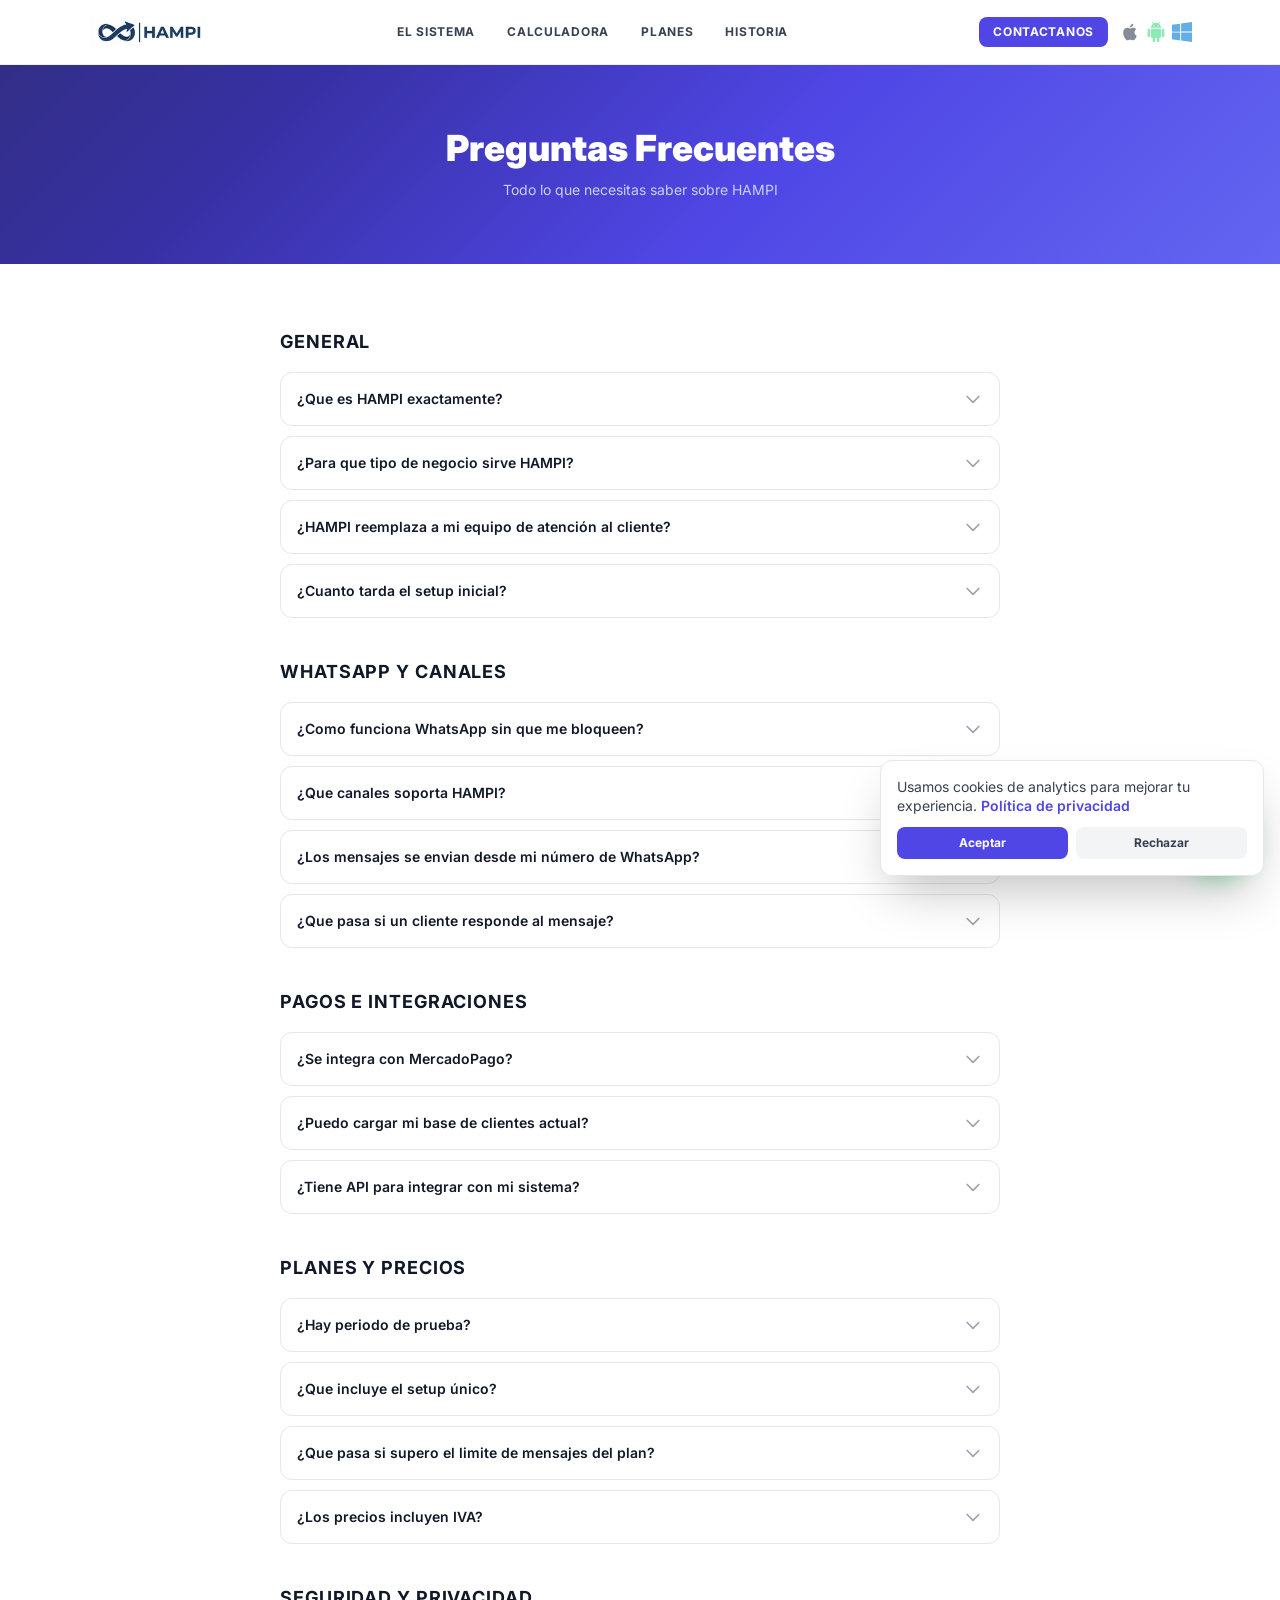
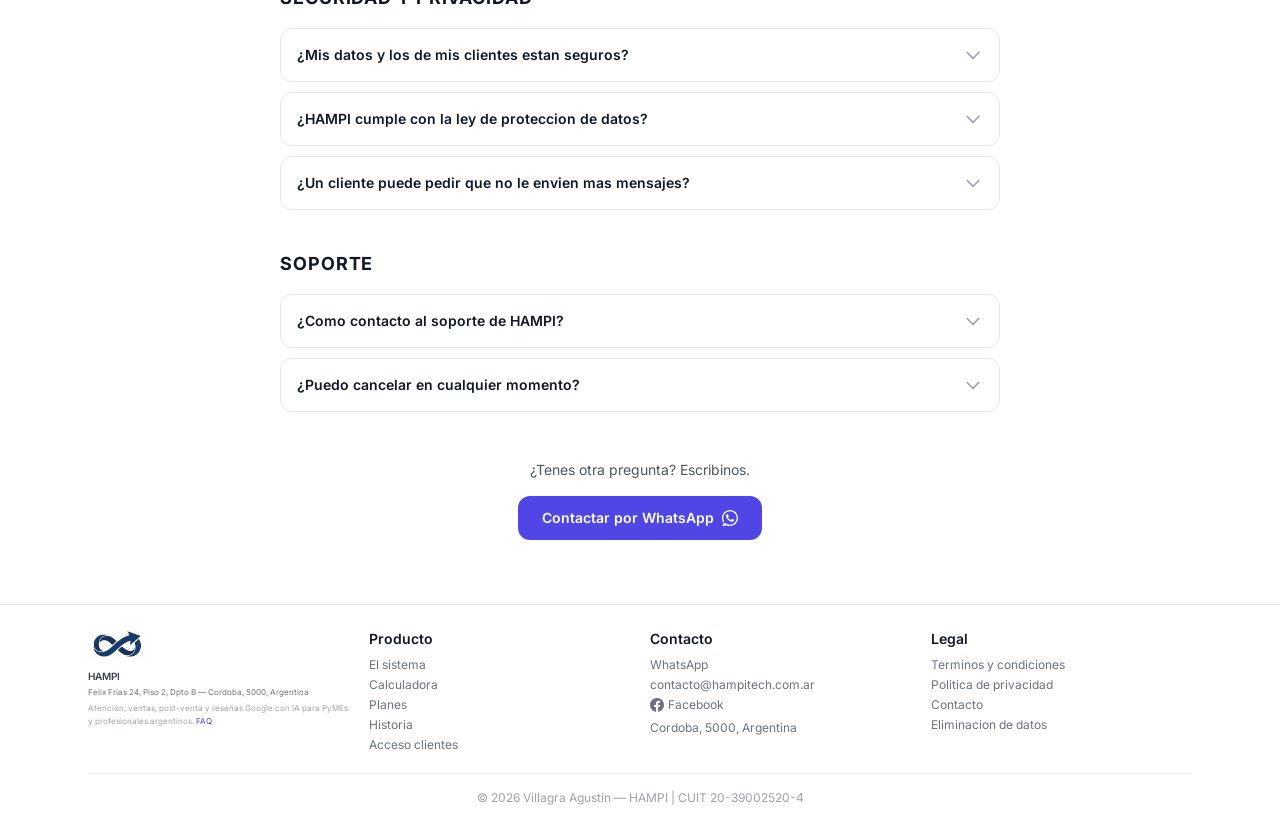
<file: faq.html>
<!DOCTYPE html>
<html lang="es-AR">
<head>
  <meta charset="UTF-8">
  <meta name="viewport" content="width=device-width, initial-scale=1.0">
  <title>Preguntas Frecuentes — HAMPI</title>
  <meta name="description" content="Respuestas a las 20 preguntas mas frecuentes sobre HAMPI. Setup, WhatsApp, MercadoPago, IA, precios y mas.">
  <link rel="canonical" href="https://hampitech.com.ar/faq.html">
  <meta property="og:image" content="https://hampitech.com.ar/og-logo.png">
  <meta name="theme-color" content="#4f46e5">
  <link rel="icon" type="image/png" sizes="32x32" href="logoxx.png">
  <link rel="apple-touch-icon" sizes="180x180" href="logoxx.png">
  <link rel="manifest" href="manifest.json">
  <link rel="preconnect" href="https://fonts.googleapis.com">
  <link rel="preconnect" href="https://fonts.gstatic.com" crossorigin>
  <link href="https://fonts.googleapis.com/css2?family=Inter:wght@400;500;600;700;800;900&display=swap" rel="stylesheet">
  <link rel="stylesheet" href="dist.css">
  <style>
    html{scroll-behavior:smooth}
    .reveal{opacity:0;transform:translateY(30px);transition:opacity .7s ease,transform .7s ease}
    .reveal.visible{opacity:1;transform:translateY(0)}
    .whatsapp-float{position:fixed;bottom:24px;right:24px;z-index:50;background:#25d366;color:#fff;border-radius:9999px;width:76px;height:76px;display:flex;align-items:center;justify-content:center;box-shadow:0 4px 20px rgba(37,211,102,.4);transition:transform .3s ease}
    .whatsapp-float:hover{transform:scale(1.1)}
    @keyframes pulse-ring{0%{box-shadow:0 0 0 0 rgba(37,211,102,.4)}70%{box-shadow:0 0 0 15px rgba(37,211,102,0)}100%{box-shadow:0 0 0 0 rgba(37,211,102,0)}}
    .whatsapp-float{animation:pulse-ring 2s infinite}
    .faq-icon.open{transform:rotate(180deg)}
  </style>
  <!-- Google Analytics 4 -->
  <script async src="https://www.googletagmanager.com/gtag/js?id=G-G7MKH28DM8"></script>
  <script>
    window.dataLayer = window.dataLayer || [];
    function gtag(){dataLayer.push(arguments);}
    gtag('consent', 'default', { analytics_storage: 'denied' });
    gtag('js', new Date());
    if(localStorage.getItem('hampi_cookie_consent') === 'accepted') {
      gtag('consent', 'update', { analytics_storage: 'granted' });
    }
    gtag('config', 'G-G7MKH28DM8');
  </script>
</head>

<body class="font-sans text-gray-800 bg-white antialiased">

  <!-- ===== NAV ===== -->
  <nav id="main-nav" class="fixed top-0 w-full bg-white z-40 border-b border-gray-200/60 transition-shadow duration-300" style="box-shadow:none">
    <div class="max-w-6xl mx-auto px-4 sm:px-6 flex items-center justify-between h-16">
      <a href="index.html" class="flex items-center gap-2">
        <picture>
          <source srcset="hampilogo.webp" type="image/webp">
          <img src="hampilogo.png" alt="HAMPI" class="h-8 sm:h-9 w-auto object-contain" width="200" height="61" loading="lazy" style="image-rendering:-webkit-optimize-contrast;transform:translateZ(0)">
        </picture>
      </a>
      <div class="hidden md:flex items-center gap-8 text-xs font-bold text-gray-700 uppercase" style="letter-spacing:.06em">
        <a href="index.html#sistema" class="hover:text-brand-600 transition-colors">El sistema</a>
        <a href="index.html#calculadora" class="hover:text-brand-600 transition-colors">Calculadora</a>
        <a href="index.html#planes" class="hover:text-brand-600 transition-colors">Planes</a>
        <a href="historia.html" class="hover:text-brand-600 transition-colors">Historia</a>
      </div>
      <div class="flex items-center gap-3">
        <a href="https://api.whatsapp.com/send?phone=5493514084090&app_absent=0&text=Hola%2C%20quiero%20info%20sobre%20HAMPI" target="_blank" rel="noopener" id="nav-calc-cta" class="hidden sm:inline-flex items-center bg-brand-600 hover:bg-brand-700 text-white text-xs font-bold uppercase px-3.5 py-1.5 rounded-lg transition-colors" style="letter-spacing:.06em;line-height:1.5">
          CONTACTANOS
        </a>
        <div class="hidden sm:flex items-center gap-1.5 opacity-60"><svg class="h-5 w-5 text-gray-700" viewBox="0 0 24 24" fill="currentColor"><path d="M18.71 19.5c-.83 1.24-1.71 2.45-3.05 2.47-1.34.03-1.77-.79-3.29-.79-1.53 0-2 .77-3.27.82-1.31.05-2.3-1.32-3.14-2.53C4.25 17 2.94 12.45 4.7 9.39c.87-1.52 2.43-2.48 4.12-2.51 1.28-.02 2.5.87 3.29.87.78 0 2.26-1.07 3.8-.91.65.03 2.47.26 3.64 1.98-.09.06-2.17 1.28-2.15 3.81.03 3.02 2.65 4.03 2.68 4.04-.03.07-.42 1.44-1.38 2.83M13 3.5c.73-.83 1.94-1.46 2.94-1.5.13 1.17-.34 2.35-1.04 3.19-.69.85-1.83 1.51-2.95 1.42-.15-1.15.41-2.35 1.05-3.11z"/></svg><svg class="h-5 w-5" viewBox="0 0 24 24" fill="#3DDC84"><path d="M6 18c0 .55.45 1 1 1h1v3.5c0 .83.67 1.5 1.5 1.5s1.5-.67 1.5-1.5V19h2v3.5c0 .83.67 1.5 1.5 1.5s1.5-.67 1.5-1.5V19h1c.55 0 1-.45 1-1V8H6v10zM3.5 8C2.67 8 2 8.67 2 9.5v7c0 .83.67 1.5 1.5 1.5S5 17.33 5 16.5v-7C5 8.67 4.33 8 3.5 8zm17 0c-.83 0-1.5.67-1.5 1.5v7c0 .83.67 1.5 1.5 1.5s1.5-.67 1.5-1.5v-7c0-.83-.67-1.5-1.5-1.5zm-4.97-5.84l1.3-1.3c.2-.2.2-.51 0-.71-.2-.2-.51-.2-.71 0l-1.48 1.48C13.85 1.23 12.95 1 12 1c-.96 0-1.86.23-2.66.63L7.85.15c-.2-.2-.51-.2-.71 0-.2.2-.2.51 0 .71l1.31 1.31C6.97 3.26 6 5.01 6 7h12c0-1.99-.97-3.75-2.47-4.84zM10 5H9V4h1v1zm5 0h-1V4h1v1z"/></svg><svg class="h-5 w-5" viewBox="0 0 24 24" fill="#0078D4"><path d="M0 3.449L9.75 2.1v9.451H0m10.949-9.602L24 0v11.4H10.949M0 12.6h9.75v9.451L0 20.699M10.949 12.6H24V24l-13.051-1.851"/></svg></div>
      </div>
      <button id="menu-toggle" class="md:hidden ml-2 p-2 text-gray-600 hover:text-brand-600" aria-label="Menu">
        <svg class="w-6 h-6" fill="none" stroke="currentColor" viewBox="0 0 24 24"><path stroke-linecap="round" stroke-linejoin="round" stroke-width="2" d="M4 6h16M4 12h16M4 18h16"/></svg>
      </button>
    </div>
    <div id="mobile-menu" class="hidden md:hidden border-t border-gray-100 bg-white">
      <div class="px-4 py-3 space-y-2">
        <a href="index.html#sistema" class="block py-2 text-xs font-bold text-gray-700 uppercase" style="letter-spacing:.06em">El sistema</a>
        <a href="index.html#calculadora" class="block py-2 text-xs font-bold text-gray-700 uppercase" style="letter-spacing:.06em">Calculadora</a>
        <a href="index.html#planes" class="block py-2 text-xs font-bold text-gray-700 uppercase" style="letter-spacing:.06em">Planes</a>
        <a href="historia.html" class="block py-2 text-xs font-bold text-gray-700 uppercase" style="letter-spacing:.06em">Historia</a>
      </div>
    </div>
  </nav>

  <!-- ===== HERO ===== -->
  <section class="pt-28 pb-12 sm:pt-32 sm:pb-16" style="background:linear-gradient(135deg,#312e81 0%,#3730a3 25%,#4f46e5 60%,#6366f1 100%)">
    <div class="max-w-4xl mx-auto px-4 sm:px-6 text-center">
      <h1 class="text-3xl sm:text-4xl font-black text-white mb-3">Preguntas Frecuentes</h1>
      <p class="text-brand-200 text-sm">Todo lo que necesitas saber sobre HAMPI</p>
    </div>
  </section>

  <!-- ===== FAQ ===== -->
  <main class="max-w-3xl mx-auto px-4 sm:px-6 py-12 sm:py-16">

    <!-- General -->
    <div class="mb-10 reveal">
      <h2 class="text-lg font-bold text-gray-900 mb-4 uppercase tracking-wider">General</h2>
      <div class="space-y-2.5">
        <div class="faq-item border border-gray-200 rounded-xl overflow-hidden bg-white">
          <button class="faq-toggle w-full flex items-center justify-between p-4 text-left hover:bg-gray-50 transition-colors" aria-expanded="false">
            <span class="font-semibold text-gray-900 text-sm pr-4">¿Que es HAMPI exactamente?</span>
            <svg class="w-5 h-5 text-gray-400 shrink-0 faq-icon transition-transform" fill="none" stroke="currentColor" viewBox="0 0 24 24"><path stroke-linecap="round" stroke-linejoin="round" stroke-width="2" d="M19 9l-7 7-7-7"/></svg>
          </button>
          <div class="faq-content hidden px-4 pb-4"><p class="text-gray-600 text-sm leading-relaxed">HAMPI es un sistema inteligente que automatiza atención al cliente, recordatorios de pago y fidelizacion para PyMEs y profesionales argentinos. No es CRM, no es chatbot — es las 3 cosas conectadas en un solo flujo con IA.</p></div>
        </div>
        <div class="faq-item border border-gray-200 rounded-xl overflow-hidden bg-white">
          <button class="faq-toggle w-full flex items-center justify-between p-4 text-left hover:bg-gray-50 transition-colors" aria-expanded="false">
            <span class="font-semibold text-gray-900 text-sm pr-4">¿Para que tipo de negocio sirve HAMPI?</span>
            <svg class="w-5 h-5 text-gray-400 shrink-0 faq-icon transition-transform" fill="none" stroke="currentColor" viewBox="0 0 24 24"><path stroke-linecap="round" stroke-linejoin="round" stroke-width="2" d="M19 9l-7 7-7-7"/></svg>
          </button>
          <div class="faq-content hidden px-4 pb-4"><p class="text-gray-600 text-sm leading-relaxed">Para cualquier PyME o profesional que tenga clientes con pagos recurrentes: consultorios, estudios contables, gimnasios, academias, empresas de servicios, comercios con financiacion, y mas. Si tenes clientes que pagan mensualmente, HAMPI te sirve.</p></div>
        </div>
        <div class="faq-item border border-gray-200 rounded-xl overflow-hidden bg-white">
          <button class="faq-toggle w-full flex items-center justify-between p-4 text-left hover:bg-gray-50 transition-colors" aria-expanded="false">
            <span class="font-semibold text-gray-900 text-sm pr-4">¿HAMPI reemplaza a mi equipo de atención al cliente?</span>
            <svg class="w-5 h-5 text-gray-400 shrink-0 faq-icon transition-transform" fill="none" stroke="currentColor" viewBox="0 0 24 24"><path stroke-linecap="round" stroke-linejoin="round" stroke-width="2" d="M19 9l-7 7-7-7"/></svg>
          </button>
          <div class="faq-content hidden px-4 pb-4"><p class="text-gray-600 text-sm leading-relaxed">No reemplaza, potencia. HAMPI automatiza las tareas repetitivas (recordatorios, respuestas frecuentes, seguimiento de pagos) para que tu equipo se enfoque en lo que realmente importa: las conversaciones complejas y la relacion con el cliente.</p></div>
        </div>
        <div class="faq-item border border-gray-200 rounded-xl overflow-hidden bg-white">
          <button class="faq-toggle w-full flex items-center justify-between p-4 text-left hover:bg-gray-50 transition-colors" aria-expanded="false">
            <span class="font-semibold text-gray-900 text-sm pr-4">¿Cuanto tarda el setup inicial?</span>
            <svg class="w-5 h-5 text-gray-400 shrink-0 faq-icon transition-transform" fill="none" stroke="currentColor" viewBox="0 0 24 24"><path stroke-linecap="round" stroke-linejoin="round" stroke-width="2" d="M19 9l-7 7-7-7"/></svg>
          </button>
          <div class="faq-content hidden px-4 pb-4"><p class="text-gray-600 text-sm leading-relaxed">Entre 2 y 5 dias habiles. Incluye configuración de canales (WhatsApp, email), carga de tu base de clientes, personalizacion de mensajes y pruebas antes de salir en vivo. Nosotros nos encargamos de todo.</p></div>
        </div>
      </div>
    </div>

    <!-- WhatsApp y Canales -->
    <div class="mb-10 reveal">
      <h2 class="text-lg font-bold text-gray-900 mb-4 uppercase tracking-wider">WhatsApp y Canales</h2>
      <div class="space-y-2.5">
        <div class="faq-item border border-gray-200 rounded-xl overflow-hidden bg-white">
          <button class="faq-toggle w-full flex items-center justify-between p-4 text-left hover:bg-gray-50 transition-colors" aria-expanded="false">
            <span class="font-semibold text-gray-900 text-sm pr-4">¿Como funciona WhatsApp sin que me bloqueen?</span>
            <svg class="w-5 h-5 text-gray-400 shrink-0 faq-icon transition-transform" fill="none" stroke="currentColor" viewBox="0 0 24 24"><path stroke-linecap="round" stroke-linejoin="round" stroke-width="2" d="M19 9l-7 7-7-7"/></svg>
          </button>
          <div class="faq-content hidden px-4 pb-4"><p class="text-gray-600 text-sm leading-relaxed">Usamos la API oficial de WhatsApp Business (WABA) con templates pre-aprobados por Meta. Cada mensaje incluye opcion de opt-out y cumplimos todas las politicas. Horarios controlados, limite semanal por contacto y compliance automático.</p></div>
        </div>
        <div class="faq-item border border-gray-200 rounded-xl overflow-hidden bg-white">
          <button class="faq-toggle w-full flex items-center justify-between p-4 text-left hover:bg-gray-50 transition-colors" aria-expanded="false">
            <span class="font-semibold text-gray-900 text-sm pr-4">¿Que canales soporta HAMPI?</span>
            <svg class="w-5 h-5 text-gray-400 shrink-0 faq-icon transition-transform" fill="none" stroke="currentColor" viewBox="0 0 24 24"><path stroke-linecap="round" stroke-linejoin="round" stroke-width="2" d="M19 9l-7 7-7-7"/></svg>
          </button>
          <div class="faq-content hidden px-4 pb-4"><p class="text-gray-600 text-sm leading-relaxed">WhatsApp y Email. HAMPI elige automáticamente el mejor canal segun el perfil de cada cliente. En planes Enterprise se pueden agregar canales custom adicionales.</p></div>
        </div>
        <div class="faq-item border border-gray-200 rounded-xl overflow-hidden bg-white">
          <button class="faq-toggle w-full flex items-center justify-between p-4 text-left hover:bg-gray-50 transition-colors" aria-expanded="false">
            <span class="font-semibold text-gray-900 text-sm pr-4">¿Los mensajes se envian desde mi número de WhatsApp?</span>
            <svg class="w-5 h-5 text-gray-400 shrink-0 faq-icon transition-transform" fill="none" stroke="currentColor" viewBox="0 0 24 24"><path stroke-linecap="round" stroke-linejoin="round" stroke-width="2" d="M19 9l-7 7-7-7"/></svg>
          </button>
          <div class="faq-content hidden px-4 pb-4"><p class="text-gray-600 text-sm leading-relaxed">Se envian desde un número verificado de WhatsApp Business con el nombre de tu empresa. Tu cliente ve tu marca, no la nuestra. Todo queda registrado y trazable en tu dashboard.</p></div>
        </div>
        <div class="faq-item border border-gray-200 rounded-xl overflow-hidden bg-white">
          <button class="faq-toggle w-full flex items-center justify-between p-4 text-left hover:bg-gray-50 transition-colors" aria-expanded="false">
            <span class="font-semibold text-gray-900 text-sm pr-4">¿Que pasa si un cliente responde al mensaje?</span>
            <svg class="w-5 h-5 text-gray-400 shrink-0 faq-icon transition-transform" fill="none" stroke="currentColor" viewBox="0 0 24 24"><path stroke-linecap="round" stroke-linejoin="round" stroke-width="2" d="M19 9l-7 7-7-7"/></svg>
          </button>
          <div class="faq-content hidden px-4 pb-4"><p class="text-gray-600 text-sm leading-relaxed">HAMPI procesa la respuesta con IA. Si el cliente dice "ya pague", el sistema lo detecta, actualiza el estado y deja de enviar recordatorios. Si pide una fecha de pago, la registra. Si pide hablar con alguien, te notifica para que intervengas.</p></div>
        </div>
      </div>
    </div>

    <!-- Pagos e Integraciones -->
    <div class="mb-10 reveal">
      <h2 class="text-lg font-bold text-gray-900 mb-4 uppercase tracking-wider">Pagos e Integraciones</h2>
      <div class="space-y-2.5">
        <div class="faq-item border border-gray-200 rounded-xl overflow-hidden bg-white">
          <button class="faq-toggle w-full flex items-center justify-between p-4 text-left hover:bg-gray-50 transition-colors" aria-expanded="false">
            <span class="font-semibold text-gray-900 text-sm pr-4">¿Se integra con MercadoPago?</span>
            <svg class="w-5 h-5 text-gray-400 shrink-0 faq-icon transition-transform" fill="none" stroke="currentColor" viewBox="0 0 24 24"><path stroke-linecap="round" stroke-linejoin="round" stroke-width="2" d="M19 9l-7 7-7-7"/></svg>
          </button>
          <div class="faq-content hidden px-4 pb-4"><p class="text-gray-600 text-sm leading-relaxed">Si. HAMPI genera links de pago personalizados y los envia automáticamente por WhatsApp o email. Cuando el cliente paga, confirma en tiempo real y actualiza el estado. Sin intervencion manual.</p></div>
        </div>
        <div class="faq-item border border-gray-200 rounded-xl overflow-hidden bg-white">
          <button class="faq-toggle w-full flex items-center justify-between p-4 text-left hover:bg-gray-50 transition-colors" aria-expanded="false">
            <span class="font-semibold text-gray-900 text-sm pr-4">¿Puedo cargar mi base de clientes actual?</span>
            <svg class="w-5 h-5 text-gray-400 shrink-0 faq-icon transition-transform" fill="none" stroke="currentColor" viewBox="0 0 24 24"><path stroke-linecap="round" stroke-linejoin="round" stroke-width="2" d="M19 9l-7 7-7-7"/></svg>
          </button>
          <div class="faq-content hidden px-4 pb-4"><p class="text-gray-600 text-sm leading-relaxed">Si. Podes importar tu base desde Excel, CSV o directamente desde tu sistema actual. Durante el setup configuramos todo para que arranques con tus clientes existentes desde el dia uno.</p></div>
        </div>
        <div class="faq-item border border-gray-200 rounded-xl overflow-hidden bg-white">
          <button class="faq-toggle w-full flex items-center justify-between p-4 text-left hover:bg-gray-50 transition-colors" aria-expanded="false">
            <span class="font-semibold text-gray-900 text-sm pr-4">¿Tiene API para integrar con mi sistema?</span>
            <svg class="w-5 h-5 text-gray-400 shrink-0 faq-icon transition-transform" fill="none" stroke="currentColor" viewBox="0 0 24 24"><path stroke-linecap="round" stroke-linejoin="round" stroke-width="2" d="M19 9l-7 7-7-7"/></svg>
          </button>
          <div class="faq-content hidden px-4 pb-4"><p class="text-gray-600 text-sm leading-relaxed">Si. HAMPI tiene API REST completa y webhooks para integrar con cualquier sistema de gestión, ERP o CRM que uses. Disponible en el plan Enterprise.</p></div>
        </div>
      </div>
    </div>

    <!-- Planes y Precios -->
    <div class="mb-10 reveal">
      <h2 class="text-lg font-bold text-gray-900 mb-4 uppercase tracking-wider">Planes y Precios</h2>
      <div class="space-y-2.5">
        <div class="faq-item border border-gray-200 rounded-xl overflow-hidden bg-white">
          <button class="faq-toggle w-full flex items-center justify-between p-4 text-left hover:bg-gray-50 transition-colors" aria-expanded="false">
            <span class="font-semibold text-gray-900 text-sm pr-4">¿Hay periodo de prueba?</span>
            <svg class="w-5 h-5 text-gray-400 shrink-0 faq-icon transition-transform" fill="none" stroke="currentColor" viewBox="0 0 24 24"><path stroke-linecap="round" stroke-linejoin="round" stroke-width="2" d="M19 9l-7 7-7-7"/></svg>
          </button>
          <div class="faq-content hidden px-4 pb-4"><p class="text-gray-600 text-sm leading-relaxed">Ofrecemos una demo personalizada donde te mostramos como funcionaria HAMPI con tu negocio real. Contactanos por WhatsApp para coordinar.</p></div>
        </div>
        <div class="faq-item border border-gray-200 rounded-xl overflow-hidden bg-white">
          <button class="faq-toggle w-full flex items-center justify-between p-4 text-left hover:bg-gray-50 transition-colors" aria-expanded="false">
            <span class="font-semibold text-gray-900 text-sm pr-4">¿Que incluye el setup único?</span>
            <svg class="w-5 h-5 text-gray-400 shrink-0 faq-icon transition-transform" fill="none" stroke="currentColor" viewBox="0 0 24 24"><path stroke-linecap="round" stroke-linejoin="round" stroke-width="2" d="M19 9l-7 7-7-7"/></svg>
          </button>
          <div class="faq-content hidden px-4 pb-4"><p class="text-gray-600 text-sm leading-relaxed">Configuracion completa de canales (WhatsApp Business, email), carga e importacion de tu base de clientes, personalizacion de mensajes y secuencias segun tu rubro, pruebas de envio, y capacitacion para usar el dashboard.</p></div>
        </div>
        <div class="faq-item border border-gray-200 rounded-xl overflow-hidden bg-white">
          <button class="faq-toggle w-full flex items-center justify-between p-4 text-left hover:bg-gray-50 transition-colors" aria-expanded="false">
            <span class="font-semibold text-gray-900 text-sm pr-4">¿Que pasa si supero el limite de mensajes del plan?</span>
            <svg class="w-5 h-5 text-gray-400 shrink-0 faq-icon transition-transform" fill="none" stroke="currentColor" viewBox="0 0 24 24"><path stroke-linecap="round" stroke-linejoin="round" stroke-width="2" d="M19 9l-7 7-7-7"/></svg>
          </button>
          <div class="faq-content hidden px-4 pb-4"><p class="text-gray-600 text-sm leading-relaxed">Te avisamos cuando estes cerca del limite. Si necesitas mas, podes escalar al plan siguiente o agregar mensajes adicionales. Nunca se corta el servicio sin aviso.</p></div>
        </div>
        <div class="faq-item border border-gray-200 rounded-xl overflow-hidden bg-white">
          <button class="faq-toggle w-full flex items-center justify-between p-4 text-left hover:bg-gray-50 transition-colors" aria-expanded="false">
            <span class="font-semibold text-gray-900 text-sm pr-4">¿Los precios incluyen IVA?</span>
            <svg class="w-5 h-5 text-gray-400 shrink-0 faq-icon transition-transform" fill="none" stroke="currentColor" viewBox="0 0 24 24"><path stroke-linecap="round" stroke-linejoin="round" stroke-width="2" d="M19 9l-7 7-7-7"/></svg>
          </button>
          <div class="faq-content hidden px-4 pb-4"><p class="text-gray-600 text-sm leading-relaxed">No, todos los precios publicados son + IVA. Facturamos como servicio de software (SaaS).</p></div>
        </div>
      </div>
    </div>

    <!-- Seguridad y Privacidad -->
    <div class="mb-10 reveal">
      <h2 class="text-lg font-bold text-gray-900 mb-4 uppercase tracking-wider">Seguridad y Privacidad</h2>
      <div class="space-y-2.5">
        <div class="faq-item border border-gray-200 rounded-xl overflow-hidden bg-white">
          <button class="faq-toggle w-full flex items-center justify-between p-4 text-left hover:bg-gray-50 transition-colors" aria-expanded="false">
            <span class="font-semibold text-gray-900 text-sm pr-4">¿Mis datos y los de mis clientes estan seguros?</span>
            <svg class="w-5 h-5 text-gray-400 shrink-0 faq-icon transition-transform" fill="none" stroke="currentColor" viewBox="0 0 24 24"><path stroke-linecap="round" stroke-linejoin="round" stroke-width="2" d="M19 9l-7 7-7-7"/></svg>
          </button>
          <div class="faq-content hidden px-4 pb-4"><p class="text-gray-600 text-sm leading-relaxed">Si. Usamos encriptacion SSL/TLS, autenticacion JWT, firmas en webhooks, rate limiting y cumplimos con las mejores practicas de seguridad (OWASP). Los datos se almacenan en servidores seguros con backups automáticos.</p></div>
        </div>
        <div class="faq-item border border-gray-200 rounded-xl overflow-hidden bg-white">
          <button class="faq-toggle w-full flex items-center justify-between p-4 text-left hover:bg-gray-50 transition-colors" aria-expanded="false">
            <span class="font-semibold text-gray-900 text-sm pr-4">¿HAMPI cumple con la ley de proteccion de datos?</span>
            <svg class="w-5 h-5 text-gray-400 shrink-0 faq-icon transition-transform" fill="none" stroke="currentColor" viewBox="0 0 24 24"><path stroke-linecap="round" stroke-linejoin="round" stroke-width="2" d="M19 9l-7 7-7-7"/></svg>
          </button>
          <div class="faq-content hidden px-4 pb-4"><p class="text-gray-600 text-sm leading-relaxed">Si. Cumplimos con la Ley 25.326 de Proteccion de Datos Personales de Argentina. Tenes nuestra <a href="privacidad.html" class="text-brand-600 hover:underline">politica de privacidad</a> y <a href="terminos.html" class="text-brand-600 hover:underline">terminos y condiciones</a> disponibles para consulta.</p></div>
        </div>
        <div class="faq-item border border-gray-200 rounded-xl overflow-hidden bg-white">
          <button class="faq-toggle w-full flex items-center justify-between p-4 text-left hover:bg-gray-50 transition-colors" aria-expanded="false">
            <span class="font-semibold text-gray-900 text-sm pr-4">¿Un cliente puede pedir que no le envien mas mensajes?</span>
            <svg class="w-5 h-5 text-gray-400 shrink-0 faq-icon transition-transform" fill="none" stroke="currentColor" viewBox="0 0 24 24"><path stroke-linecap="round" stroke-linejoin="round" stroke-width="2" d="M19 9l-7 7-7-7"/></svg>
          </button>
          <div class="faq-content hidden px-4 pb-4"><p class="text-gray-600 text-sm leading-relaxed">Si. Cada mensaje incluye opcion de opt-out. Si un cliente pide no recibir mas comunicaciones, HAMPI lo registra automáticamente y deja de enviarle mensajes. Cumplimiento total con las politicas de Meta y normativa argentina.</p></div>
        </div>
      </div>
    </div>

    <!-- Soporte -->
    <div class="mb-10 reveal">
      <h2 class="text-lg font-bold text-gray-900 mb-4 uppercase tracking-wider">Soporte</h2>
      <div class="space-y-2.5">
        <div class="faq-item border border-gray-200 rounded-xl overflow-hidden bg-white">
          <button class="faq-toggle w-full flex items-center justify-between p-4 text-left hover:bg-gray-50 transition-colors" aria-expanded="false">
            <span class="font-semibold text-gray-900 text-sm pr-4">¿Como contacto al soporte de HAMPI?</span>
            <svg class="w-5 h-5 text-gray-400 shrink-0 faq-icon transition-transform" fill="none" stroke="currentColor" viewBox="0 0 24 24"><path stroke-linecap="round" stroke-linejoin="round" stroke-width="2" d="M19 9l-7 7-7-7"/></svg>
          </button>
          <div class="faq-content hidden px-4 pb-4"><p class="text-gray-600 text-sm leading-relaxed">Por <a href="https://api.whatsapp.com/send?phone=5493514084090&app_absent=0" target="_blank" rel="noopener" class="text-brand-600 hover:underline">WhatsApp</a> o por email a <a href="mailto:admin@hampitech.com.ar" class="text-brand-600 hover:underline">admin@hampitech.com.ar</a>. Respondemos en horario laboral de lunes a viernes.</p></div>
        </div>
        <div class="faq-item border border-gray-200 rounded-xl overflow-hidden bg-white">
          <button class="faq-toggle w-full flex items-center justify-between p-4 text-left hover:bg-gray-50 transition-colors" aria-expanded="false">
            <span class="font-semibold text-gray-900 text-sm pr-4">¿Puedo cancelar en cualquier momento?</span>
            <svg class="w-5 h-5 text-gray-400 shrink-0 faq-icon transition-transform" fill="none" stroke="currentColor" viewBox="0 0 24 24"><path stroke-linecap="round" stroke-linejoin="round" stroke-width="2" d="M19 9l-7 7-7-7"/></svg>
          </button>
          <div class="faq-content hidden px-4 pb-4"><p class="text-gray-600 text-sm leading-relaxed">Si. No hay permanencia minima en planes mensuales. Podes cancelar cuando quieras y tus datos quedan disponibles para exportar durante 30 dias despues de la cancelacion.</p></div>
        </div>
      </div>
    </div>

    <!-- CTA -->
    <div class="text-center mt-12 reveal">
      <p class="text-gray-600 text-sm mb-4">¿Tenes otra pregunta? Escribinos.</p>
      <a href="https://api.whatsapp.com/send?phone=5493514084090&app_absent=0&text=Hola%2C%20tengo%20una%20consulta%20sobre%20HAMPI" target="_blank" rel="noopener" class="inline-flex items-center gap-2 bg-brand-600 hover:bg-brand-700 text-white font-semibold px-6 py-3 rounded-xl transition-colors text-sm">
        Contactar por WhatsApp
        <svg class="w-4 h-4" fill="currentColor" viewBox="0 0 24 24"><path d="M17.472 14.382c-.297-.149-1.758-.867-2.03-.967-.273-.099-.471-.148-.67.15-.197.297-.767.966-.94 1.164-.173.199-.347.223-.644.075-.297-.15-1.255-.463-2.39-1.475-.883-.788-1.48-1.761-1.653-2.059-.173-.297-.018-.458.13-.606.134-.133.298-.347.446-.52.149-.174.198-.298.298-.497.099-.198.05-.371-.025-.52-.075-.149-.669-1.612-.916-2.207-.242-.579-.487-.5-.669-.51-.173-.008-.371-.01-.57-.01-.198 0-.52.074-.792.372-.272.297-1.04 1.016-1.04 2.479 0 1.462 1.065 2.875 1.213 3.074.149.198 2.096 3.2 5.077 4.487.709.306 1.262.489 1.694.625.712.227 1.36.195 1.871.118.571-.085 1.758-.719 2.006-1.413.248-.694.248-1.289.173-1.413-.074-.124-.272-.198-.57-.347z"/><path d="M12 0C5.373 0 0 5.373 0 12c0 2.625.846 5.059 2.284 7.034L.789 23.492a.75.75 0 00.913.913l4.458-1.495A11.952 11.952 0 0012 24c6.627 0 12-5.373 12-12S18.627 0 12 0zm0 22c-2.347 0-4.518-.804-6.236-2.152l-.436-.35-3.027 1.015 1.015-3.027-.35-.436A9.956 9.956 0 012 12C2 6.486 6.486 2 12 2s10 4.486 10 10-4.486 10-10 10z"/></svg>
      </a>
    </div>

  </main>

  <!-- ===== FOOTER ===== -->
  <footer class="bg-white text-gray-500 py-6 border-t border-gray-200">
    <div class="max-w-6xl mx-auto px-4 sm:px-6">
      <div class="grid sm:grid-cols-2 lg:grid-cols-4 gap-5 mb-5">
        <div>
          <div class="mb-2"><picture><source srcset="logoabajo.webp" type="image/webp"><img src="logoabajo.png" alt="HAMPI" class="h-8 w-auto object-contain" width="200" height="111" loading="lazy"></picture></div>
          <p class="text-[10px] font-semibold text-gray-700 mb-0.5">HAMPI</p>
          <p class="text-[8px] text-gray-500 mb-1">Felix Frias 24, Piso 2, Dpto B — Cordoba, 5000, Argentina</p>
          <p class="text-[8px] leading-relaxed text-gray-400">Atención, ventas, post-venta y reseñas Google con IA para PyMEs y profesionales argentinos. <a href="faq.html" class="text-brand-600 hover:underline">FAQ</a></p>
        </div>
        <div>
          <h4 class="text-gray-900 font-semibold mb-2 text-sm">Producto</h4>
          <ul class="space-y-1 text-xs">
            <li><a href="index.html#sistema" class="hover:text-gray-900 transition-colors">El sistema</a></li>
            <li><a href="index.html#calculadora" class="hover:text-gray-900 transition-colors">Calculadora</a></li>
            <li><a href="index.html#planes" class="hover:text-gray-900 transition-colors">Planes</a></li>
            <li><a href="historia.html" class="hover:text-gray-900 transition-colors">Historia</a></li>
            <li><a href="https://dash.hampi.tech/login" target="_blank" rel="noopener" class="hover:text-gray-900 transition-colors">Acceso clientes</a></li>
          </ul>
        </div>
        <div>
          <h4 class="text-gray-900 font-semibold mb-2 text-sm">Contacto</h4>
          <ul class="space-y-1 text-xs">
            <li><a href="https://api.whatsapp.com/send?phone=5493514084090&app_absent=0" target="_blank" rel="noopener" class="hover:text-gray-900 transition-colors">WhatsApp</a></li>
            <li><a href="mailto:contacto@hampitech.com.ar" class="hover:text-gray-900 transition-colors">contacto@hampitech.com.ar</a></li>
            <li><a href="https://facebook.com/hampi.tech/" target="_blank" rel="noopener" class="inline-flex items-center gap-1 hover:text-gray-900 transition-colors"><svg class="w-3.5 h-3.5" fill="currentColor" viewBox="0 0 24 24"><path d="M24 12.073c0-6.627-5.373-12-12-12s-12 5.373-12 12c0 5.99 4.388 10.954 10.125 11.854v-8.385H7.078v-3.47h3.047V9.43c0-3.007 1.792-4.669 4.533-4.669 1.312 0 2.686.235 2.686.235v2.953H15.83c-1.491 0-1.956.925-1.956 1.874v2.25h3.328l-.532 3.47h-2.796v8.385C19.612 23.027 24 18.062 24 12.073z"/></svg>Facebook</a></li>
            <li>Cordoba, 5000, Argentina</li>
          </ul>
        </div>
        <div>
          <h4 class="text-gray-900 font-semibold mb-2 text-sm">Legal</h4>
          <ul class="space-y-1 text-xs">
            <li><a href="terminos.html" class="hover:text-gray-900 transition-colors">Terminos y condiciones</a></li>
            <li><a href="privacidad.html" class="hover:text-gray-900 transition-colors">Politica de privacidad</a></li>
            <li><a href="contacto.html" class="hover:text-gray-900 transition-colors">Contacto</a></li>
            <li><a href="eliminacion-datos.html" class="hover:text-gray-900 transition-colors">Eliminacion de datos</a></li>
          </ul>
        </div>
      </div>
      <div class="border-t border-gray-200 pt-4 text-center">
        <p class="text-xs text-gray-400">&copy; 2026 Villagra Agustín — HAMPI | CUIT 20-39002520-4</p>
      </div>
    </div>
  </footer>

  <!-- WhatsApp Float -->
  <a href="https://api.whatsapp.com/send?phone=5493514084090&app_absent=0&text=Hola%2C%20quiero%20info%20sobre%20HAMPI" target="_blank" rel="noopener" class="whatsapp-float" aria-label="Contactar por WhatsApp">
    <svg class="w-9 h-9" fill="currentColor" viewBox="0 0 24 24"><path d="M17.472 14.382c-.297-.149-1.758-.867-2.03-.967-.273-.099-.471-.148-.67.15-.197.297-.767.966-.94 1.164-.173.199-.347.223-.644.075-.297-.15-1.255-.463-2.39-1.475-.883-.788-1.48-1.761-1.653-2.059-.173-.297-.018-.458.13-.606.134-.133.298-.347.446-.52.149-.174.198-.298.298-.497.099-.198.05-.371-.025-.52-.075-.149-.669-1.612-.916-2.207-.242-.579-.487-.5-.669-.51-.173-.008-.371-.01-.57-.01-.198 0-.52.074-.792.372-.272.297-1.04 1.016-1.04 2.479 0 1.462 1.065 2.875 1.213 3.074.149.198 2.096 3.2 5.077 4.487.709.306 1.262.489 1.694.625.712.227 1.36.195 1.871.118.571-.085 1.758-.719 2.006-1.413.248-.694.248-1.289.173-1.413-.074-.124-.272-.198-.57-.347z"/><path d="M12 0C5.373 0 0 5.373 0 12c0 2.625.846 5.059 2.284 7.034L.789 23.492a.75.75 0 00.913.913l4.458-1.495A11.952 11.952 0 0012 24c6.627 0 12-5.373 12-12S18.627 0 12 0zm0 22c-2.347 0-4.518-.804-6.236-2.152l-.436-.35-3.027 1.015 1.015-3.027-.35-.436A9.956 9.956 0 012 12C2 6.486 6.486 2 12 2s10 4.486 10 10-4.486 10-10 10z"/></svg>
  </a>

  <script>
    // === Mobile menu ===
    document.getElementById('menu-toggle').addEventListener('click', () => document.getElementById('mobile-menu').classList.toggle('hidden'));
    document.querySelectorAll('#mobile-menu a').forEach(a => a.addEventListener('click', () => document.getElementById('mobile-menu').classList.add('hidden')));

    // === Nav scroll shadow ===
    (function(){
      const nav = document.getElementById('main-nav');
      if(!nav) return;
      let ticking = false;
      window.addEventListener('scroll', function(){
        if(!ticking){
          requestAnimationFrame(function(){
            if(window.scrollY > 10){
              nav.style.boxShadow = '0 10px 30px rgba(30,58,138,.08)';
              nav.style.borderBottomColor = 'transparent';
            } else {
              nav.style.boxShadow = 'none';
              nav.style.borderBottomColor = '';
            }
            ticking = false;
          });
          ticking = true;
        }
      });
    })();

    // === Scroll Reveal ===
    const obs = new IntersectionObserver((entries) => {
      entries.forEach(e => { if (e.isIntersecting) { e.target.classList.add('visible'); obs.unobserve(e.target); } });
    }, { threshold: 0.1, rootMargin: '0px 0px -50px 0px' });
    document.querySelectorAll('.reveal').forEach(el => obs.observe(el));

    // === FAQ Toggle ===
    document.querySelectorAll('.faq-toggle').forEach(btn => {
      btn.addEventListener('click', () => {
        const content = btn.nextElementSibling;
        const icon = btn.querySelector('.faq-icon');
        const isOpen = !content.classList.contains('hidden');
        // Close all
        document.querySelectorAll('.faq-content').forEach(c => c.classList.add('hidden'));
        document.querySelectorAll('.faq-icon').forEach(i => i.classList.remove('open'));
        document.querySelectorAll('.faq-toggle').forEach(b => b.setAttribute('aria-expanded', 'false'));
        // Open clicked (if was closed)
        if (!isOpen) {
          content.classList.remove('hidden');
          icon.classList.add('open');
          btn.setAttribute('aria-expanded', 'true');
        }
      });
    });
  </script>

<!-- Smart WhatsApp Redirect: mobile → app nativa, desktop → WhatsApp Web -->
<script>
(function(){
  var isMobile = /Android|iPhone|iPad|iPod|Opera Mini|IEMobile/i.test(navigator.userAgent);
  document.addEventListener('click', function(e){
    var link = e.target.closest('a[href*="api.whatsapp.com/send"]');
    if (!link) return;
    if (isMobile) return;
    e.preventDefault();
    var url = link.href.replace('api.whatsapp.com/send', 'web.whatsapp.com/send');
    window.open(url, '_blank');
  });
})();
</script>

<!-- Cookie Consent Banner -->
<div id="cookie-banner" class="fixed bottom-20 right-4 sm:bottom-6 max-w-sm bg-white rounded-xl shadow-2xl border border-gray-200 p-4 z-[60]" style="display:none">
  <p class="text-sm text-gray-700 mb-3 leading-snug">Usamos cookies de analytics para mejorar tu experiencia. <a href="privacidad.html" class="text-indigo-600 hover:underline font-semibold">Política de privacidad</a></p>
  <div class="flex gap-2">
    <button onclick="hampiCookieConsent('accepted')" class="flex-1 bg-indigo-600 hover:bg-indigo-700 text-white text-xs font-bold py-2 rounded-lg transition-colors">Aceptar</button>
    <button onclick="hampiCookieConsent('rejected')" class="flex-1 bg-gray-100 hover:bg-gray-200 text-gray-700 text-xs font-bold py-2 rounded-lg transition-colors">Rechazar</button>
  </div>
</div>
<script>
(function(){var b=document.getElementById('cookie-banner');if(!localStorage.getItem('hampi_cookie_consent')){b.style.display='block'}window.hampiCookieConsent=function(v){localStorage.setItem('hampi_cookie_consent',v);b.style.display='none';if(v==='accepted'&&window.gtag){gtag('consent','update',{analytics_storage:'granted'})}};})();
</script>

</body>
</html>
</file>
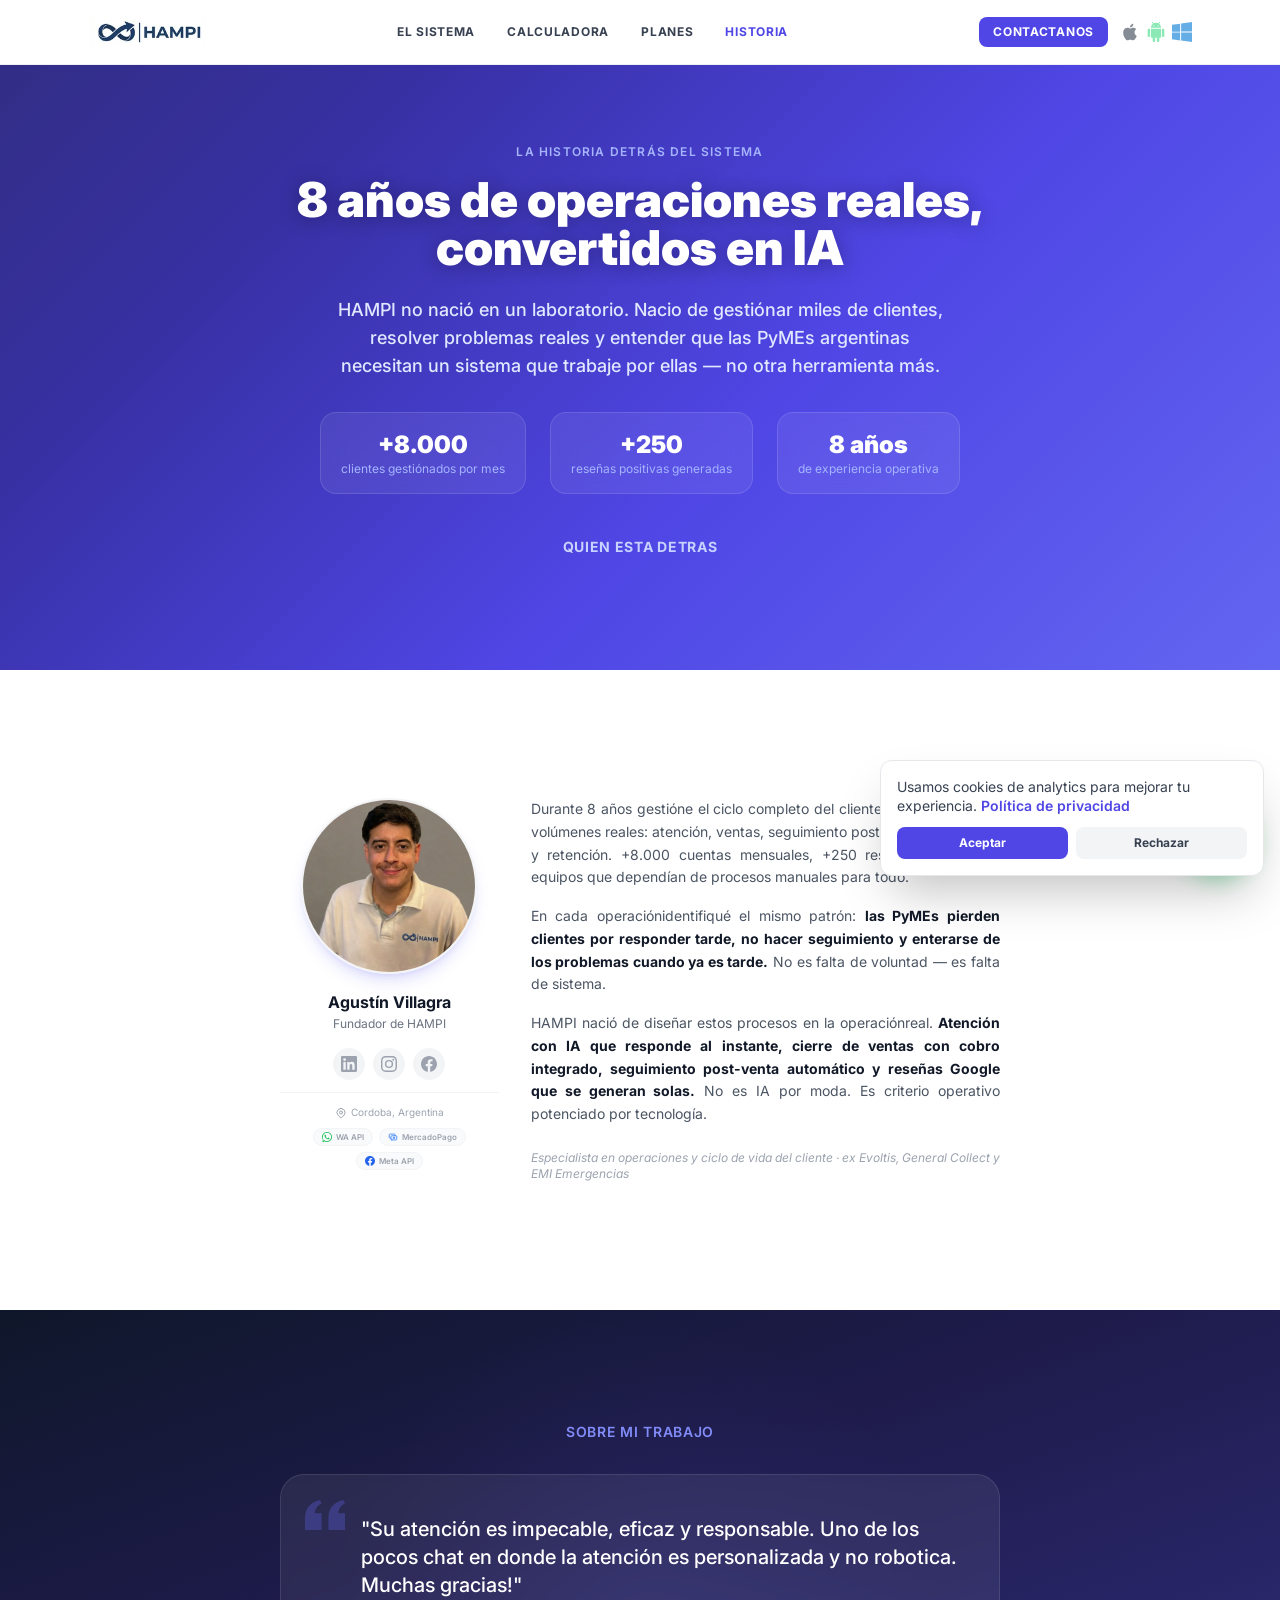
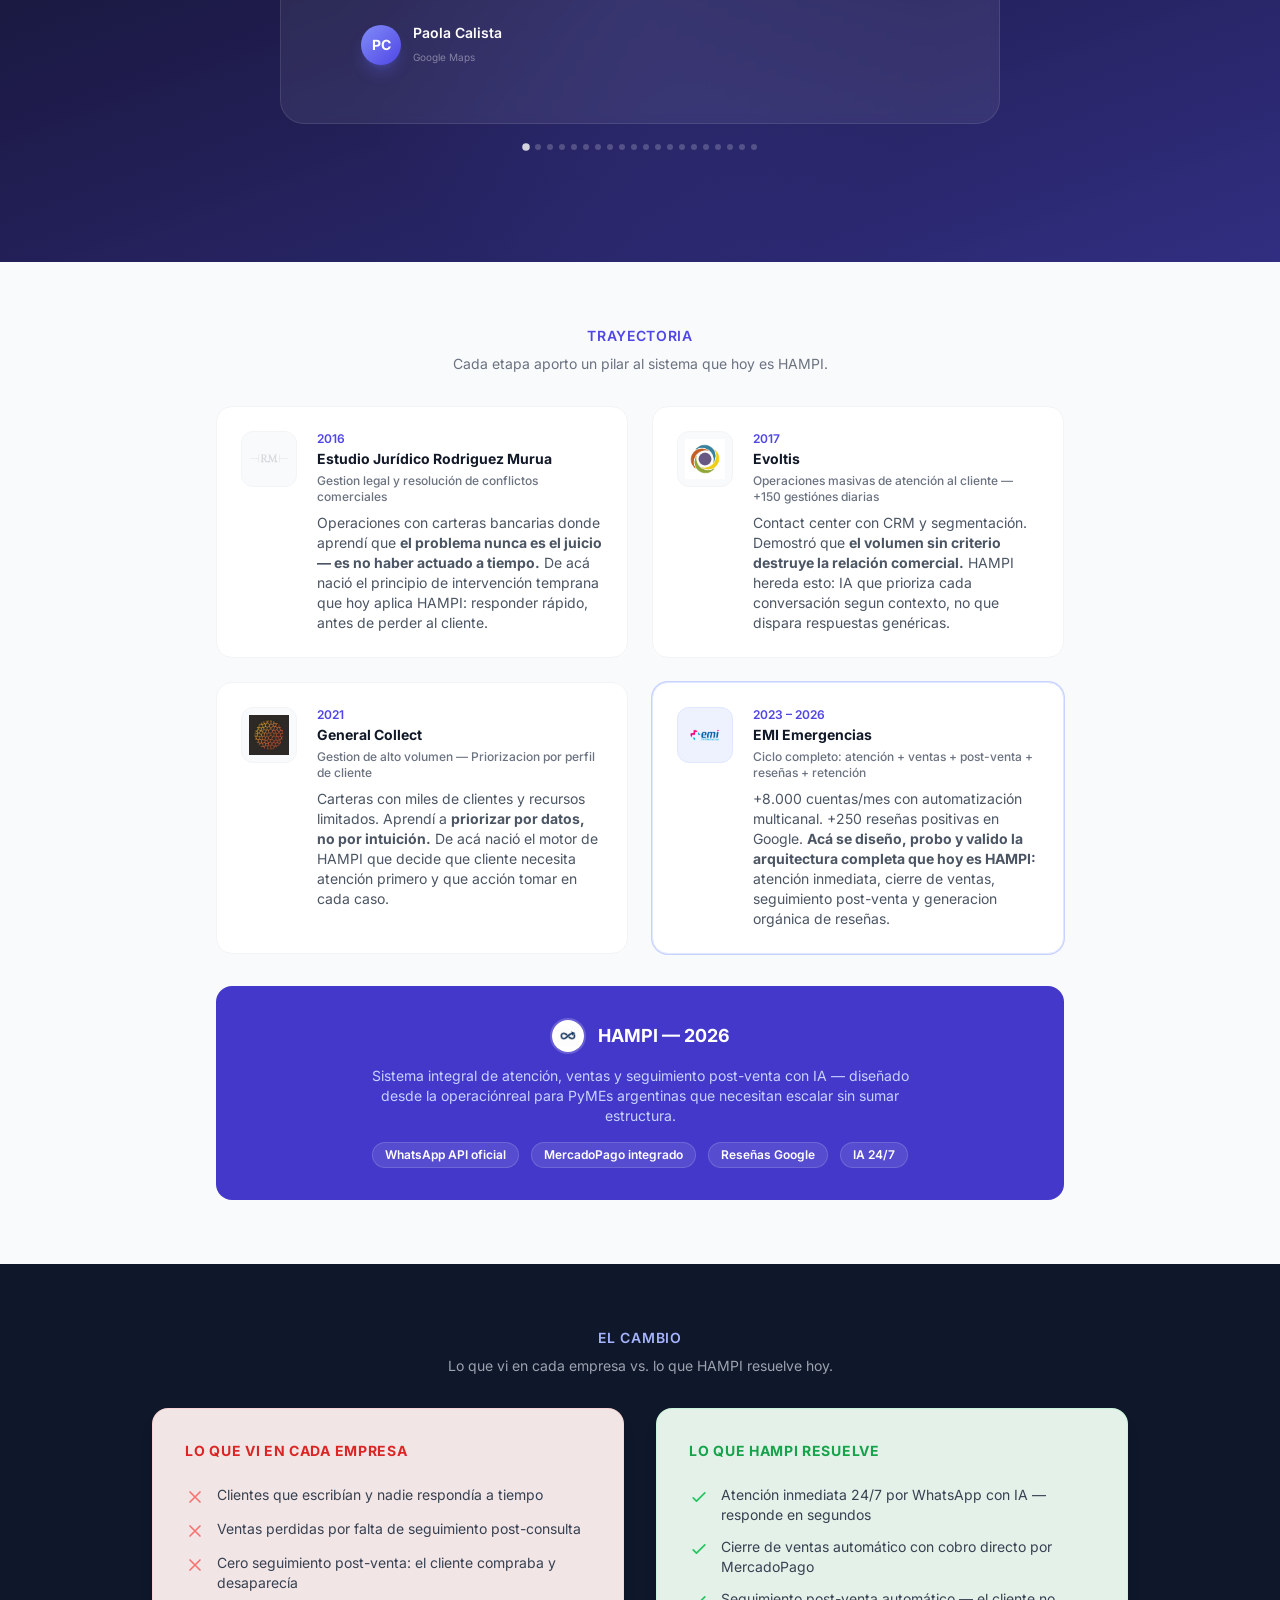
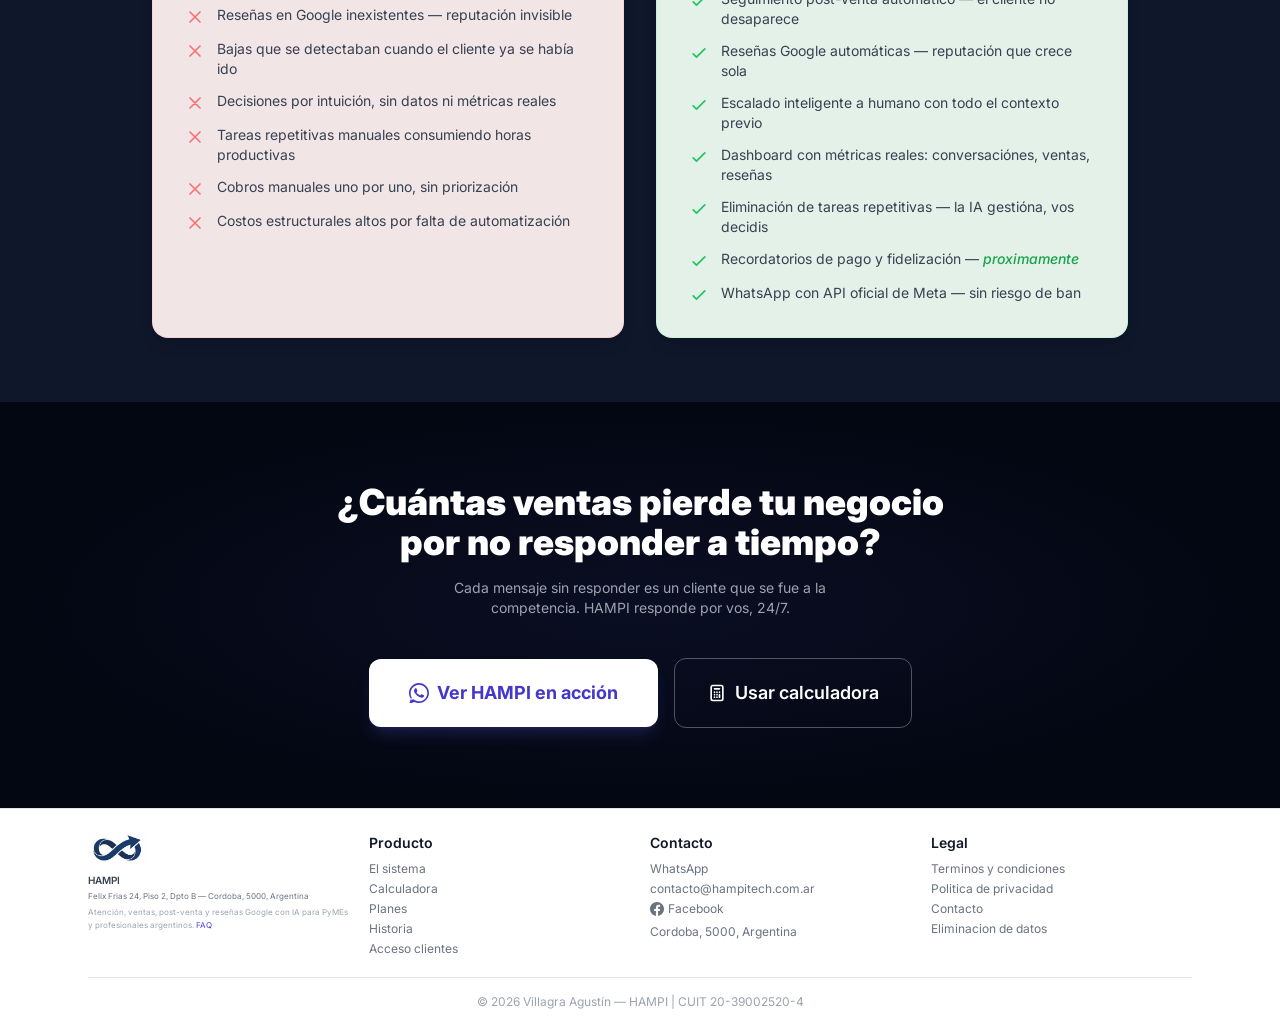
<file: historia.html>
<!DOCTYPE html>
<html lang="es-AR">
<head>
  <meta charset="UTF-8">
  <meta name="viewport" content="width=device-width, initial-scale=1.0">
  <title>Historia de HAMPI — De 8 años en operaciones a IA para PyMEs argentinas</title>
  <meta name="description" content="8 años gestiónando atención al cliente, ventas y operaciones en empresas reales. Esa experiencia se convirtio en HAMPI: un sistema con IA que atiende, vende y hace seguimiento por WhatsApp para PyMEs argentinas.">
  <link rel="canonical" href="https://hampitech.com.ar/historia.html">
  <meta property="og:title" content="Historia de HAMPI — IA para PyMEs argentinas">
  <meta property="og:description" content="8 años de experiencia operativa real convertidos en un sistema con IA que atiende, vende y hace seguimiento post-venta por WhatsApp.">
  <meta property="og:image" content="https://hampitech.com.ar/og-logo.png">
  <meta property="og:url" content="https://hampitech.com.ar/historia.html">
  <meta property="og:type" content="website">
  <meta name="theme-color" content="#4f46e5">
  <link rel="icon" type="image/png" sizes="32x32" href="logoxx.png">
  <link rel="apple-touch-icon" sizes="180x180" href="logoxx.png">
  <link rel="manifest" href="manifest.json">
  <link rel="preconnect" href="https://fonts.googleapis.com">
  <link rel="preconnect" href="https://fonts.gstatic.com" crossorigin>
  <link href="https://fonts.googleapis.com/css2?family=Inter:wght@400;500;600;700;800;900&display=swap" rel="stylesheet">
  <link rel="stylesheet" href="dist.css">
  <style>
    html{scroll-behavior:smooth}
    .reveal{opacity:0;transform:translateY(30px);transition:opacity .7s ease,transform .7s ease}
    .reveal.visible{opacity:1;transform:translateY(0)}
    .hero-body-text{text-align:left}
    @media(min-width:640px){.hero-body-text{text-align:justify}}
    .whatsapp-float{position:fixed;bottom:24px;right:24px;z-index:50;background:#25d366;color:#fff;border-radius:9999px;width:76px;height:76px;display:flex;align-items:center;justify-content:center;box-shadow:0 4px 20px rgba(37,211,102,.4);transition:transform .3s ease}
    .whatsapp-float:hover{transform:scale(1.1)}
    @keyframes pulse-ring{0%{box-shadow:0 0 0 0 rgba(37,211,102,.4)}70%{box-shadow:0 0 0 15px rgba(37,211,102,0)}100%{box-shadow:0 0 0 0 rgba(37,211,102,0)}}
    .whatsapp-float{animation:pulse-ring 2s infinite}
    .stat-card{background:rgba(255,255,255,.07);backdrop-filter:blur(12px);border:1px solid rgba(255,255,255,.12);border-radius:16px;padding:16px 20px;text-align:center;transition:transform .3s ease}
    .stat-card:hover{transform:translateY(-2px)}
  </style>
  <!-- Google Analytics 4 -->
  <script async src="https://www.googletagmanager.com/gtag/js?id=G-G7MKH28DM8"></script>
  <script>
    window.dataLayer = window.dataLayer || [];
    function gtag(){dataLayer.push(arguments);}
    gtag('consent', 'default', { analytics_storage: 'denied' });
    gtag('js', new Date());
    if(localStorage.getItem('hampi_cookie_consent') === 'accepted') {
      gtag('consent', 'update', { analytics_storage: 'granted' });
    }
    gtag('config', 'G-G7MKH28DM8');
  </script>
  <!-- Structured Data: Organization -->
  <script type="application/ld+json">
  {
    "@context": "https://schema.org",
    "@type": "Organization",
    "name": "HAMPI",
    "url": "https://hampitech.com.ar",
    "logo": "https://hampitech.com.ar/hampilogo.png",
    "description": "Sistema con IA para atención, ventas y seguimiento post-venta por WhatsApp para PyMEs argentinas.",
    "founder": {
      "@type": "Person",
      "name": "Agustín Villagra",
      "jobTitle": "Fundador"
    },
    "address": {
      "@type": "PostalAddress",
      "streetAddress": "Felix Frias 24, Piso 2, Dpto B",
      "addressLocality": "Cordoba",
      "addressRegion": "Cordoba",
      "postalCode": "5000",
      "addressCountry": "AR"
    },
    "contactPoint": {
      "@type": "ContactPoint",
      "contactType": "sales",
      "url": "https://api.whatsapp.com/send?phone=5493514084090&app_absent=0"
    }
  }
  </script>
</head>

<body class="font-sans text-gray-800 bg-white antialiased">

  <!-- ===== NAV ===== -->
  <nav id="main-nav" class="fixed top-0 w-full bg-white z-40 border-b border-gray-200/60 transition-shadow duration-300" style="box-shadow:none">
    <div class="max-w-6xl mx-auto px-4 sm:px-6 flex items-center justify-between h-16">
      <a href="index.html" class="flex items-center gap-2">
        <picture>
          <source srcset="hampilogo.webp" type="image/webp">
          <img src="hampilogo.png" alt="HAMPI - Sistema de gestión para PyMEs" class="h-8 sm:h-9 w-auto object-contain" width="200" height="61" style="image-rendering:-webkit-optimize-contrast;transform:translateZ(0)">
        </picture>
      </a>
      <div class="hidden md:flex items-center gap-8 text-xs font-bold text-gray-700 uppercase" style="letter-spacing:.06em">
        <a href="index.html#sistema" class="hover:text-brand-600 transition-colors">El sistema</a>
        <a href="index.html#calculadora" class="hover:text-brand-600 transition-colors">Calculadora</a>
        <a href="index.html#planes" class="hover:text-brand-600 transition-colors">Planes</a>
        <a href="historia.html" class="text-brand-600">Historia</a>
      </div>
      <div class="flex items-center gap-3">
        <a href="https://api.whatsapp.com/send?phone=5493514084090&app_absent=0&text=Hola%2C%20quiero%20info%20sobre%20HAMPI" target="_blank" rel="noopener" id="nav-calc-cta" class="hidden sm:inline-flex items-center bg-brand-600 hover:bg-brand-700 text-white text-xs font-bold uppercase px-3.5 py-1.5 rounded-lg transition-colors" style="letter-spacing:.06em;line-height:1.5">
          CONTACTANOS
        </a>
        <div class="hidden sm:flex items-center gap-1.5 opacity-60"><svg class="h-5 w-5 text-gray-700" viewBox="0 0 24 24" fill="currentColor"><path d="M18.71 19.5c-.83 1.24-1.71 2.45-3.05 2.47-1.34.03-1.77-.79-3.29-.79-1.53 0-2 .77-3.27.82-1.31.05-2.3-1.32-3.14-2.53C4.25 17 2.94 12.45 4.7 9.39c.87-1.52 2.43-2.48 4.12-2.51 1.28-.02 2.5.87 3.29.87.78 0 2.26-1.07 3.8-.91.65.03 2.47.26 3.64 1.98-.09.06-2.17 1.28-2.15 3.81.03 3.02 2.65 4.03 2.68 4.04-.03.07-.42 1.44-1.38 2.83M13 3.5c.73-.83 1.94-1.46 2.94-1.5.13 1.17-.34 2.35-1.04 3.19-.69.85-1.83 1.51-2.95 1.42-.15-1.15.41-2.35 1.05-3.11z"/></svg><svg class="h-5 w-5" viewBox="0 0 24 24" fill="#3DDC84"><path d="M6 18c0 .55.45 1 1 1h1v3.5c0 .83.67 1.5 1.5 1.5s1.5-.67 1.5-1.5V19h2v3.5c0 .83.67 1.5 1.5 1.5s1.5-.67 1.5-1.5V19h1c.55 0 1-.45 1-1V8H6v10zM3.5 8C2.67 8 2 8.67 2 9.5v7c0 .83.67 1.5 1.5 1.5S5 17.33 5 16.5v-7C5 8.67 4.33 8 3.5 8zm17 0c-.83 0-1.5.67-1.5 1.5v7c0 .83.67 1.5 1.5 1.5s1.5-.67 1.5-1.5v-7c0-.83-.67-1.5-1.5-1.5zm-4.97-5.84l1.3-1.3c.2-.2.2-.51 0-.71-.2-.2-.51-.2-.71 0l-1.48 1.48C13.85 1.23 12.95 1 12 1c-.96 0-1.86.23-2.66.63L7.85.15c-.2-.2-.51-.2-.71 0-.2.2-.2.51 0 .71l1.31 1.31C6.97 3.26 6 5.01 6 7h12c0-1.99-.97-3.75-2.47-4.84zM10 5H9V4h1v1zm5 0h-1V4h1v1z"/></svg><svg class="h-5 w-5" viewBox="0 0 24 24" fill="#0078D4"><path d="M0 3.449L9.75 2.1v9.451H0m10.949-9.602L24 0v11.4H10.949M0 12.6h9.75v9.451L0 20.699M10.949 12.6H24V24l-13.051-1.851"/></svg></div>
      </div>
      <button id="menu-toggle" class="md:hidden ml-2 p-2 text-gray-600 hover:text-brand-600" aria-label="Menu">
        <svg class="w-6 h-6" fill="none" stroke="currentColor" viewBox="0 0 24 24"><path stroke-linecap="round" stroke-linejoin="round" stroke-width="2" d="M4 6h16M4 12h16M4 18h16"/></svg>
      </button>
    </div>
    <div id="mobile-menu" class="hidden md:hidden border-t border-gray-100 bg-white">
      <div class="px-4 py-3 space-y-2">
        <a href="index.html#sistema" class="block py-2 text-xs font-bold text-gray-700 uppercase" style="letter-spacing:.06em">El sistema</a>
        <a href="index.html#calculadora" class="block py-2 text-xs font-bold text-gray-700 uppercase" style="letter-spacing:.06em">Calculadora</a>
        <a href="index.html#planes" class="block py-2 text-xs font-bold text-gray-700 uppercase" style="letter-spacing:.06em">Planes</a>
        <a href="historia.html" class="block py-2 text-xs font-bold text-brand-600 uppercase" style="letter-spacing:.06em">Historia</a>
      </div>
    </div>
  </nav>

  <!-- ===== 1. HERO ===== -->
  <section class="pt-28 pb-20 sm:pt-36 sm:pb-28" style="background:linear-gradient(135deg,#312e81 0%,#3730a3 25%,#4f46e5 60%,#6366f1 100%)">
    <div class="max-w-3xl mx-auto px-4 sm:px-6 text-center">
      <p class="text-brand-300 font-semibold text-xs uppercase tracking-widest mb-4">La historia detrás del sistema</p>
      <h1 class="text-3xl sm:text-5xl font-black leading-tight mb-6" style="color:#ffffff;text-shadow:0 2px 20px rgba(0,0,0,.3)">8 años de operaciones reales,<br class="hidden sm:block"> convertidos en IA</h1>
      <p class="text-base sm:text-lg font-medium leading-relaxed mx-auto" style="color:#e0e7ff;max-width:40rem;text-wrap:balance">
        HAMPI no nació en un laboratorio. Nacio de gestiónar miles de clientes, resolver problemas reales y entender que las PyMEs argentinas necesitan un sistema que trabaje por ellas — no otra herramienta más.
      </p>
      <div class="mt-8 flex flex-wrap items-center justify-center gap-4 sm:gap-6">
        <div class="stat-card">
          <p class="text-2xl font-black text-white">+8.000</p>
          <p class="text-xs" style="color:#a5b4fc">clientes gestiónados por mes</p>
        </div>
        <div class="stat-card">
          <p class="text-2xl font-black text-white">+250</p>
          <p class="text-xs" style="color:#a5b4fc">reseñas positivas generadas</p>
        </div>
        <div class="stat-card">
          <p class="text-2xl font-black text-white">8 años</p>
          <p class="text-xs" style="color:#a5b4fc">de experiencia operativa</p>
        </div>
      </div>
      <div class="mt-10">
        <a href="#quien-esta-detras" class="text-brand-200 hover:text-white text-sm font-bold uppercase tracking-wider transition-colors">
          QUIEN ESTA DETRAS
        </a>
      </div>
    </div>
  </section>

  <!-- ===== QUIÉN ESTÁ DETRÁS ===== -->
  <section id="quien-esta-detras" class="py-24 sm:py-32 bg-white scroll-mt-16">
    <div class="max-w-3xl mx-auto px-4 sm:px-6 reveal">
      <div class="grid md:grid-cols-3 gap-8 items-start">
        <!-- Columna izquierda: foto placeholder + nombre + redes -->
        <div class="text-center">
          <div class="w-40 h-40 sm:w-44 sm:h-44 rounded-full mx-auto mb-4 overflow-hidden shadow-lg shadow-brand-500/20 border-2 border-gray-100">
            <picture>
              <source srcset="foto-historia.webp" type="image/webp">
              <img src="foto historia.png" alt="Agustín Villagra - Fundador de HAMPI" class="w-full h-full object-cover" style="object-position:center 5%;transform:scale(1.02);image-rendering:-webkit-optimize-contrast;-webkit-backface-visibility:hidden" loading="lazy">
            </picture>
          </div>
          <p class="font-bold text-gray-900 text-base">Agustín Villagra</p>
          <p class="text-xs text-gray-500 mt-0.5 mb-4">Fundador de HAMPI</p>
          <div class="flex items-center justify-center gap-2">
            <a href="https://linkedin.com/in/agustinvillagra" target="_blank" rel="noopener" class="w-8 h-8 rounded-full bg-gray-100 hover:bg-brand-50 flex items-center justify-center transition-colors group" title="LinkedIn">
              <svg class="w-4 h-4 text-gray-400 group-hover:text-brand-600 transition-colors" fill="currentColor" viewBox="0 0 24 24"><path d="M20.447 20.452h-3.554v-5.569c0-1.328-.027-3.037-1.852-3.037-1.853 0-2.136 1.445-2.136 2.939v5.667H9.351V9h3.414v1.561h.046c.477-.9 1.637-1.85 3.37-1.85 3.601 0 4.267 2.37 4.267 5.455v6.286zM5.337 7.433a2.062 2.062 0 01-2.063-2.065 2.064 2.064 0 112.063 2.065zm1.782 13.019H3.555V9h3.564v11.452zM22.225 0H1.771C.792 0 0 .774 0 1.729v20.542C0 23.227.792 24 1.771 24h20.451C23.2 24 24 23.227 24 22.271V1.729C24 .774 23.2 0 22.222 0h.003z"/></svg>
            </a>
            <a href="https://instagram.com/agustinovz" target="_blank" rel="noopener" class="w-8 h-8 rounded-full bg-gray-100 hover:bg-pink-50 flex items-center justify-center transition-colors group" title="Instagram">
              <svg class="w-4 h-4 text-gray-400 group-hover:text-pink-500 transition-colors" fill="currentColor" viewBox="0 0 24 24"><path d="M12 2.163c3.204 0 3.584.012 4.85.07 3.252.148 4.771 1.691 4.919 4.919.058 1.265.069 1.645.069 4.849 0 3.205-.012 3.584-.069 4.849-.149 3.225-1.664 4.771-4.919 4.919-1.266.058-1.644.07-4.85.07-3.204 0-3.584-.012-4.849-.07-3.26-.149-4.771-1.699-4.919-4.92-.058-1.265-.07-1.644-.07-4.849 0-3.204.013-3.583.07-4.849.149-3.227 1.664-4.771 4.919-4.919 1.266-.057 1.645-.069 4.849-.069zM12 0C8.741 0 8.333.014 7.053.072 2.695.272.273 2.69.073 7.052.014 8.333 0 8.741 0 12c0 3.259.014 3.668.072 4.948.2 4.358 2.618 6.78 6.98 6.98C8.333 23.986 8.741 24 12 24c3.259 0 3.668-.014 4.948-.072 4.354-.2 6.782-2.618 6.979-6.98.059-1.28.073-1.689.073-4.948 0-3.259-.014-3.667-.072-4.947-.196-4.354-2.617-6.78-6.979-6.98C15.668.014 15.259 0 12 0zm0 5.838a6.162 6.162 0 100 12.324 6.162 6.162 0 000-12.324zM12 16a4 4 0 110-8 4 4 0 010 8zm6.406-11.845a1.44 1.44 0 100 2.881 1.44 1.44 0 000-2.881z"/></svg>
            </a>
            <a href="https://facebook.com/hampi.tech/" target="_blank" rel="noopener" class="w-8 h-8 rounded-full bg-gray-100 hover:bg-blue-50 flex items-center justify-center transition-colors group" title="Facebook">
              <svg class="w-4 h-4 text-gray-400 group-hover:text-blue-600 transition-colors" fill="currentColor" viewBox="0 0 24 24"><path d="M24 12.073c0-6.627-5.373-12-12-12s-12 5.373-12 12c0 5.99 4.388 10.954 10.125 11.854v-8.385H7.078v-3.47h3.047V9.43c0-3.007 1.792-4.669 4.533-4.669 1.312 0 2.686.235 2.686.235v2.953H15.83c-1.491 0-1.956.925-1.956 1.874v2.25h3.328l-.532 3.47h-2.796v8.385C19.612 23.027 24 18.062 24 12.073z"/></svg>
            </a>
          </div>

          <!-- Ubicacion + trust badges -->
          <div class="mt-3 pt-3 border-t border-gray-100">
            <div class="flex items-center justify-center gap-1 text-gray-400 text-[10px] mb-2">
              <svg class="w-3 h-3" fill="none" stroke="currentColor" viewBox="0 0 24 24"><path stroke-linecap="round" stroke-linejoin="round" stroke-width="2" d="M17.657 16.657L13.414 20.9a1.998 1.998 0 01-2.827 0l-4.244-4.243a8 8 0 1111.314 0z"/><path stroke-linecap="round" stroke-linejoin="round" stroke-width="2" d="M15 11a3 3 0 11-6 0 3 3 0 016 0z"/></svg>
              Cordoba, Argentina
            </div>
            <div class="flex flex-wrap justify-center gap-1.5">
              <span class="inline-flex items-center gap-1 bg-gray-50 rounded-full px-2 py-0.5 border border-gray-100 text-[8px] font-semibold text-gray-400">
                <svg class="w-2.5 h-2.5 text-green-500" fill="currentColor" viewBox="0 0 24 24"><path d="M17.472 14.382c-.297-.149-1.758-.867-2.03-.967-.273-.099-.471-.148-.67.15-.197.297-.767.966-.94 1.164-.173.199-.347.223-.644.075-.297-.15-1.255-.463-2.39-1.475-.883-.788-1.48-1.761-1.653-2.059-.173-.297-.018-.458.13-.606.134-.133.298-.347.446-.52.149-.174.198-.298.298-.497.099-.198.05-.371-.025-.52-.075-.149-.669-1.612-.916-2.207-.242-.579-.487-.5-.669-.51-.173-.008-.371-.01-.57-.01-.198 0-.52.074-.792.372-.272.297-1.04 1.016-1.04 2.479 0 1.462 1.065 2.875 1.213 3.074.149.198 2.096 3.2 5.077 4.487.709.306 1.262.489 1.694.625.712.227 1.36.195 1.871.118.571-.085 1.758-.719 2.006-1.413.248-.694.248-1.289.173-1.413-.074-.124-.272-.198-.57-.347z"/><path d="M12 0C5.373 0 0 5.373 0 12c0 2.625.846 5.059 2.284 7.034L.789 23.492a.75.75 0 00.913.913l4.458-1.495A11.952 11.952 0 0012 24c6.627 0 12-5.373 12-12S18.627 0 12 0zm0 22c-2.347 0-4.518-.804-6.236-2.152l-.436-.35-3.027 1.015 1.015-3.027-.35-.436A9.956 9.956 0 012 12C2 6.486 6.486 2 12 2s10 4.486 10 10-4.486 10-10 10z"/></svg>
                WA API
              </span>
              <span class="inline-flex items-center gap-1 bg-gray-50 rounded-full px-2 py-0.5 border border-gray-100 text-[8px] font-semibold text-gray-400">
                <svg class="w-2.5 h-2.5 text-blue-500" fill="none" stroke="currentColor" viewBox="0 0 24 24"><path stroke-linecap="round" stroke-linejoin="round" stroke-width="2" d="M17 9V7a2 2 0 00-2-2H5a2 2 0 00-2 2v6a2 2 0 002 2h2m2 4h10a2 2 0 002-2v-6a2 2 0 00-2-2H9a2 2 0 00-2 2v6a2 2 0 002 2zm7-5a2 2 0 11-4 0 2 2 0 014 0z"/></svg>
                MercadoPago
              </span>
              <span class="inline-flex items-center gap-1 bg-gray-50 rounded-full px-2 py-0.5 border border-gray-100 text-[8px] font-semibold text-gray-400">
                <svg class="w-2.5 h-2.5 text-blue-600" fill="currentColor" viewBox="0 0 24 24"><path d="M24 12.073c0-6.627-5.373-12-12-12s-12 5.373-12 12c0 5.99 4.388 10.954 10.125 11.854v-8.385H7.078v-3.47h3.047V9.43c0-3.007 1.792-4.669 4.533-4.669 1.312 0 2.686.235 2.686.235v2.953H15.83c-1.491 0-1.956.925-1.956 1.874v2.25h3.328l-.532 3.47h-2.796v8.385C19.612 23.027 24 18.062 24 12.073z"/></svg>
                Meta API
              </span>
            </div>
          </div>
        </div>

        <!-- Columna derecha: texto -->
        <div class="md:col-span-2 space-y-4 text-gray-600 text-sm leading-relaxed" style="text-align:justify">
          <p>Durante 8 años gestióne el ciclo completo del cliente en empresas con volúmenes reales: atención, ventas, seguimiento post-venta, cobranzas y retención. +8.000 cuentas mensuales, +250 reseñas positivas y equipos que dependían de procesos manuales para todo.</p>

          <p>En cada operaciónidentifiqué el mismo patrón: <strong class="text-gray-900">las PyMEs pierden clientes por responder tarde, no hacer seguimiento y enterarse de los problemas cuando ya es tarde.</strong> No es falta de voluntad — es falta de sistema.</p>

          <p>HAMPI nació de diseñar estos procesos en la operaciónreal. <strong class="text-gray-900">Atención con IA que responde al instante, cierre de ventas con cobro integrado, seguimiento post-venta automático y reseñas Google que se generan solas.</strong> No es IA por moda. Es criterio operativo potenciado por tecnología.</p>

          <p class="text-xs text-gray-400 italic pt-2">Especialista en operaciones y ciclo de vida del cliente · ex Evoltis, General Collect y EMI Emergencias</p>
        </div>
      </div>
    </div>
  </section>

  <!-- ===== RESENAS REALES ===== -->
  <section class="py-20 sm:py-28 relative overflow-hidden" style="background:linear-gradient(160deg,#0f172a 0%,#1e1b4b 40%,#312e81 100%)">
    <div class="absolute top-0 left-1/2 -translate-x-1/2 w-[600px] h-[600px] opacity-20" style="background:radial-gradient(circle,rgba(99,102,241,.5) 0%,transparent 70%)"></div>

    <div class="max-w-3xl mx-auto px-4 sm:px-6 relative z-10 reveal">
      <p class="text-brand-400 font-semibold text-sm uppercase tracking-wider mb-8 text-center">Sobre mi trabajo</p>

      <!-- Single rotating review card -->
      <div class="relative bg-white/[.07] backdrop-blur-sm rounded-3xl p-8 sm:p-10 border border-white/10" id="reviewCard" style="min-height:250px">
        <svg class="absolute top-5 left-6 w-10 h-10 text-brand-500/30" fill="currentColor" viewBox="0 0 24 24"><path d="M14.017 21v-7.391c0-5.704 3.731-9.57 8.983-10.609l.995 2.151c-2.432.917-3.995 3.638-3.995 5.849h4v10h-9.983zm-14.017 0v-7.391c0-5.704 3.731-9.57 8.983-10.609l.995 2.151c-2.432.917-3.995 3.638-3.995 5.849h4v10h-9.983z"/></svg>
        <div id="reviewContent" class="transition-opacity duration-700 opacity-100">
          <p class="text-white text-lg sm:text-xl font-medium leading-relaxed pl-8 sm:pl-10 mb-6" id="reviewText"></p>
          <div class="flex items-center gap-3 pl-8 sm:pl-10">
            <div class="w-10 h-10 rounded-full bg-gradient-to-br from-brand-400 to-brand-600 flex items-center justify-center shadow-lg shadow-brand-500/30"><span class="text-white font-bold text-sm" id="reviewInitials"></span></div>
            <div>
              <p class="text-white font-semibold text-sm" id="reviewName"></p>
              <span class="text-white/40 text-[10px]">Google Maps</span>
            </div>
          </div>
        </div>
      </div>

      <!-- Dots indicator -->
      <div class="flex justify-center gap-1.5 mt-5" id="reviewDots"></div>

    </div>

    <script>
    (function(){
      var reviews = [
        {t:"Su atención es impecable, eficaz y responsable. Uno de los pocos chat en donde la atención es personalizada y no robotica. Muchas gracias!",n:"Paola Calista"},
        {t:"Simplemente gracias por su valiosa atención, empatia y paciencia. Asi da gusto encontrar gente empatica y mil gracias por el servicio que brindan a mi y mi familia.",n:"Griselda Antinori"},
        {t:"Iba a dar la baja al servicio porque no lograba ponerme de acuerdo con la facturacion, pero el con la mejor voluntad me soluciono todo. Muchas gracias!",n:"Gabriel Baronetto"},
        {t:"Tu escucha a las consultas hace sentir que la empresa responde, de persona a persona. Excelente atención.",n:"Araceli Merani"},
        {t:"Destaco la atención rapida y operativa. Cuando hablamos de Salud, este tipo de empleados son los que valen. Felicitaciones!",n:"Mabel Liberal"},
        {t:"Fabulosa! Realmente todos los empleados tendrian que tomarlo de ejemplo.",n:"Raquel Luduena"},
        {t:"Excelente persona, que la empresa lo cuide. Digno de imitarlo.",n:"Juan Jose Bertello"},
        {t:"Excelente y muy cordial la atención, siempre dispuesto a dar respuesta a mis inquietudes y con mucha predisposicion. Agradecida por el trato recibido.",n:"Gavilana Flores"},
        {t:"Excelente atención recibida. Muy atento, amable y empatico. Felicitaciones.",n:"Daniela Barrionuevo"},
        {t:"Fui atendido por Cuentas Corrientes, un exito en asesoramiento y fue 100% de ayuda con todas mis dudas, directo y concreto.",n:"Gabriel Garnero"},
        {t:"Muy buena la atención. Solucionaron mi problema. Me dieron información sobre el servicio que yo no sabia. Muchas gracias.",n:"Adriana Duarte"},
        {t:"Muchas gracias por su empatia y atención para mi familia y mi madre. Agradezco por escucharme y atender rapidamente mi pedido.",n:"Nancy Bonetto"},
        {t:"La atención fue muy buena y me dejo satisfecho. Efectivamente me soluciono el reclamo con resultado favorable.",n:"Pedro Inocente"},
        {t:"Muchisimas gracias! Excelente gestión, muy profesional.",n:"Joaquin Bessone"},
        {t:"Excelente la atención, muy agradecida por su buena disposicion al atender. Gracias a la empresa por tener empleados de ese calibre.",n:"Silvia Ceballos"},
        {t:"Siempre atento a cada situacion y consulta. Gracias por siempre tener la mejor atención y profesionalismo.",n:"Lucila Marlen Lauricella"},
        {t:"Tuve un problema administrativo y me lo soluciono en menos de media hora. Gracias!",n:"Javier Verblud"},
        {t:"Fui correctamente informada y asesorada. Me trato con empatia proporcionandome varias alternativas para resolver mi problema.",n:"Sandra Canciani"},
        {t:"Primera vez que me comúnico por algun inconveniente y me atienden tan amablemente. Muy atento y me brindo una solucion rapida.",n:"Zoe Macia"},
        {t:"Fui atendido de manera rapida y se dio curso a mi inquietud de manera favorable y expeditiva, con suma cordialidad y amabilidad. Muy satisfecho.",n:"Rinaldo Ivan Melchiori"},
      ];
      var i=0,el=document.getElementById("reviewContent"),txt=document.getElementById("reviewText"),nm=document.getElementById("reviewName"),ini=document.getElementById("reviewInitials"),dots=document.getElementById("reviewDots");
      for(var d=0;d<reviews.length;d++){var dot=document.createElement("span");dot.className="w-1.5 h-1.5 rounded-full transition-all duration-300 "+(d===0?"bg-white/80 scale-125":"bg-white/20");dots.appendChild(dot);}
      function show(){var r=reviews[i];el.style.opacity="0";setTimeout(function(){txt.textContent='"'+r.t+'"';nm.textContent=r.n;ini.textContent=r.n.split(" ").map(function(w){return w[0]}).join("").substring(0,2);for(var d=0;d<dots.children.length;d++){dots.children[d].className="w-1.5 h-1.5 rounded-full transition-all duration-300 "+(d===i?"bg-white/80 scale-125":"bg-white/20");}el.style.opacity="1";},400);}
      show();
      setInterval(function(){i=(i+1)%reviews.length;show();},5000);
    })();
    </script>
  </section>

  <!-- ===== 2. TRAYECTORIA ===== -->
  <section class="py-16 bg-gray-50">
    <div class="max-w-4xl mx-auto px-4 sm:px-6 reveal">
      <p class="text-brand-600 font-semibold text-sm uppercase tracking-wider mb-2 text-center">Trayectoria</p>
      <p class="text-gray-500 text-sm text-center mb-8 max-w-lg mx-auto">Cada etapa aporto un pilar al sistema que hoy es HAMPI.</p>

      <div class="grid sm:grid-cols-2 gap-6">
        <!-- Estudio Jurídico -->
        <div class="bg-white rounded-2xl p-6 border border-gray-100 flex gap-5">
          <div class="shrink-0 w-14 h-14 bg-gray-50 rounded-xl border border-gray-100 flex items-center justify-center overflow-hidden">
            <img src="RODRIGUEZMURUALOGO.png" alt="Logo Estudio Jurídico Rodriguez Murua" class="w-10 h-10 object-contain" loading="lazy">
          </div>
          <div>
            <p class="text-xs font-semibold text-brand-600 mb-0.5">2016</p>
            <h3 class="font-bold text-gray-900 text-sm mb-1">Estudio Jurídico Rodriguez Murua</h3>
            <p class="text-gray-500 text-xs font-medium mb-2">Gestion legal y resolución de conflictos comerciales</p>
            <p class="text-gray-600 text-sm">Operaciones con carteras bancarias donde aprendí que <strong>el problema nunca es el juicio — es no haber actuado a tiempo.</strong> De acá nació el principio de intervención temprana que hoy aplica HAMPI: responder rápido, antes de perder al cliente.</p>
          </div>
        </div>

        <!-- Evoltis / Call Centers -->
        <div class="bg-white rounded-2xl p-6 border border-gray-100 flex gap-5">
          <div class="shrink-0 w-14 h-14 bg-gray-50 rounded-xl border border-gray-100 flex items-center justify-center overflow-hidden">
            <img src="EVOLTISLOGO.jpeg" alt="Logo Evoltis contact center" class="w-10 h-10 object-contain" loading="lazy">
          </div>
          <div>
            <p class="text-xs font-semibold text-brand-600 mb-0.5">2017</p>
            <h3 class="font-bold text-gray-900 text-sm mb-1">Evoltis</h3>
            <p class="text-gray-500 text-xs font-medium mb-2">Operaciones masivas de atención al cliente — +150 gestiónes diarias</p>
            <p class="text-gray-600 text-sm">Contact center con CRM y segmentación. Demostró que <strong>el volumen sin criterio destruye la relación comercial.</strong> HAMPI hereda esto: IA que prioriza cada conversación segun contexto, no que dispara respuestas genéricas.</p>
          </div>
        </div>

        <!-- General Collect -->
        <div class="bg-white rounded-2xl p-6 border border-gray-100 flex gap-5">
          <div class="shrink-0 w-14 h-14 bg-gray-50 rounded-xl border border-gray-100 flex items-center justify-center overflow-hidden">
            <img src="GENERALCOLLECTLOGO.jpeg" alt="Logo General Collect" class="w-10 h-10 object-contain" loading="lazy">
          </div>
          <div>
            <p class="text-xs font-semibold text-brand-600 mb-0.5">2021</p>
            <h3 class="font-bold text-gray-900 text-sm mb-1">General Collect</h3>
            <p class="text-gray-500 text-xs font-medium mb-2">Gestion de alto volumen — Priorizacion por perfil de cliente</p>
            <p class="text-gray-600 text-sm">Carteras con miles de clientes y recursos limitados. Aprendí a <strong>priorizar por datos, no por intuición.</strong> De acá nació el motor de HAMPI que decide que cliente necesita atención primero y que acción tomar en cada caso.</p>
          </div>
        </div>

        <!-- EMI Emergencias -->
        <div class="bg-white rounded-2xl p-6 border border-brand-100 ring-1 ring-brand-200 flex gap-5">
          <div class="shrink-0 w-14 h-14 bg-brand-50 rounded-xl border border-brand-100 flex items-center justify-center overflow-hidden">
            <img src="EMILOGO.png" alt="Logo EMI Emergencias medicas" class="w-10 h-10 object-contain" loading="lazy">
          </div>
          <div>
            <p class="text-xs font-semibold text-brand-600 mb-0.5">2023 – 2026</p>
            <h3 class="font-bold text-gray-900 text-sm mb-1">EMI Emergencias</h3>
            <p class="text-gray-500 text-xs font-medium mb-2">Ciclo completo: atención + ventas + post-venta + reseñas + retención</p>
            <p class="text-gray-600 text-sm">+8.000 cuentas/mes con automatización multicanal. +250 reseñas positivas en Google. <strong>Acá se diseño, probo y valido la arquitectura completa que hoy es HAMPI:</strong> atención inmediata, cierre de ventas, seguimiento post-venta y generacion orgánica de reseñas.</p>
          </div>
        </div>
      </div>

      <!-- HAMPI cierre -->
      <div class="mt-8 bg-brand-700 rounded-2xl p-6 sm:p-8 text-center">
        <div class="flex items-center justify-center gap-3 mb-3">
          <img src="hampi_wa_profile2.jpg" alt="Icono HAMPI" class="h-9 w-9 rounded-full object-cover border-2 border-white/20" loading="lazy">
          <h3 class="text-lg font-bold text-white">HAMPI — 2026</h3>
        </div>
        <p class="text-brand-200 text-sm max-w-xl mx-auto">Sistema integral de atención, ventas y seguimiento post-venta con IA — diseñado desde la operaciónreal para PyMEs argentinas que necesitan escalar sin sumar estructura.</p>
        <div class="mt-4 flex flex-wrap justify-center gap-3">
          <span class="bg-white/10 text-white text-xs font-semibold px-3 py-1 rounded-full border border-white/15">WhatsApp API oficial</span>
          <span class="bg-white/10 text-white text-xs font-semibold px-3 py-1 rounded-full border border-white/15">MercadoPago integrado</span>
          <span class="bg-white/10 text-white text-xs font-semibold px-3 py-1 rounded-full border border-white/15">Reseñas Google</span>
          <span class="bg-white/10 text-white text-xs font-semibold px-3 py-1 rounded-full border border-white/15">IA 24/7</span>
        </div>
      </div>
    </div>
  </section>

  <!-- ===== 3. EL CAMBIO ===== -->
  <section class="py-16 bg-slate-900">
    <div class="max-w-5xl mx-auto px-4 sm:px-6 reveal">
      <p class="text-brand-300 font-semibold text-sm uppercase tracking-wider mb-2 text-center">El cambio</p>
      <p class="text-gray-400 text-sm text-center mb-8 max-w-lg mx-auto">Lo que vi en cada empresa vs. lo que HAMPI resuelve hoy.</p>

      <div class="grid md:grid-cols-2 gap-8">
        <div class="bg-red-50/95 rounded-2xl p-8 border border-red-200/60 shadow-lg">
          <p class="text-red-600 font-bold text-sm uppercase tracking-wider mb-6">Lo que vi en cada empresa</p>
          <ul class="space-y-3">
            <li class="flex items-start gap-3">
              <svg class="w-5 h-5 text-red-400 shrink-0 mt-0.5" fill="none" stroke="currentColor" viewBox="0 0 24 24"><path stroke-linecap="round" stroke-linejoin="round" stroke-width="2" d="M6 18L18 6M6 6l12 12"/></svg>
              <span class="text-gray-700 text-sm">Clientes que escribían y nadie respondía a tiempo</span>
            </li>
            <li class="flex items-start gap-3">
              <svg class="w-5 h-5 text-red-400 shrink-0 mt-0.5" fill="none" stroke="currentColor" viewBox="0 0 24 24"><path stroke-linecap="round" stroke-linejoin="round" stroke-width="2" d="M6 18L18 6M6 6l12 12"/></svg>
              <span class="text-gray-700 text-sm">Ventas perdidas por falta de seguimiento post-consulta</span>
            </li>
            <li class="flex items-start gap-3">
              <svg class="w-5 h-5 text-red-400 shrink-0 mt-0.5" fill="none" stroke="currentColor" viewBox="0 0 24 24"><path stroke-linecap="round" stroke-linejoin="round" stroke-width="2" d="M6 18L18 6M6 6l12 12"/></svg>
              <span class="text-gray-700 text-sm">Cero seguimiento post-venta: el cliente compraba y desaparecía</span>
            </li>
            <li class="flex items-start gap-3">
              <svg class="w-5 h-5 text-red-400 shrink-0 mt-0.5" fill="none" stroke="currentColor" viewBox="0 0 24 24"><path stroke-linecap="round" stroke-linejoin="round" stroke-width="2" d="M6 18L18 6M6 6l12 12"/></svg>
              <span class="text-gray-700 text-sm">Reseñas en Google inexistentes — reputación invisible</span>
            </li>
            <li class="flex items-start gap-3">
              <svg class="w-5 h-5 text-red-400 shrink-0 mt-0.5" fill="none" stroke="currentColor" viewBox="0 0 24 24"><path stroke-linecap="round" stroke-linejoin="round" stroke-width="2" d="M6 18L18 6M6 6l12 12"/></svg>
              <span class="text-gray-700 text-sm">Bajas que se detectaban cuando el cliente ya se había ido</span>
            </li>
            <li class="flex items-start gap-3">
              <svg class="w-5 h-5 text-red-400 shrink-0 mt-0.5" fill="none" stroke="currentColor" viewBox="0 0 24 24"><path stroke-linecap="round" stroke-linejoin="round" stroke-width="2" d="M6 18L18 6M6 6l12 12"/></svg>
              <span class="text-gray-700 text-sm">Decisiones por intuición, sin datos ni métricas reales</span>
            </li>
            <li class="flex items-start gap-3">
              <svg class="w-5 h-5 text-red-400 shrink-0 mt-0.5" fill="none" stroke="currentColor" viewBox="0 0 24 24"><path stroke-linecap="round" stroke-linejoin="round" stroke-width="2" d="M6 18L18 6M6 6l12 12"/></svg>
              <span class="text-gray-700 text-sm">Tareas repetitivas manuales consumiendo horas productivas</span>
            </li>
            <li class="flex items-start gap-3">
              <svg class="w-5 h-5 text-red-400 shrink-0 mt-0.5" fill="none" stroke="currentColor" viewBox="0 0 24 24"><path stroke-linecap="round" stroke-linejoin="round" stroke-width="2" d="M6 18L18 6M6 6l12 12"/></svg>
              <span class="text-gray-700 text-sm">Cobros manuales uno por uno, sin priorización</span>
            </li>
            <li class="flex items-start gap-3">
              <svg class="w-5 h-5 text-red-400 shrink-0 mt-0.5" fill="none" stroke="currentColor" viewBox="0 0 24 24"><path stroke-linecap="round" stroke-linejoin="round" stroke-width="2" d="M6 18L18 6M6 6l12 12"/></svg>
              <span class="text-gray-700 text-sm">Costos estructurales altos por falta de automatización</span>
            </li>
          </ul>
        </div>

        <div class="bg-green-50/95 rounded-2xl p-8 border border-green-200/60 shadow-lg">
          <p class="text-green-600 font-bold text-sm uppercase tracking-wider mb-6">Lo que HAMPI resuelve</p>
          <ul class="space-y-3">
            <li class="flex items-start gap-3">
              <svg class="w-5 h-5 text-green-500 shrink-0 mt-0.5" fill="none" stroke="currentColor" viewBox="0 0 24 24"><path stroke-linecap="round" stroke-linejoin="round" stroke-width="2" d="M5 13l4 4L19 7"/></svg>
              <span class="text-gray-700 text-sm">Atención inmediata 24/7 por WhatsApp con IA — responde en segundos</span>
            </li>
            <li class="flex items-start gap-3">
              <svg class="w-5 h-5 text-green-500 shrink-0 mt-0.5" fill="none" stroke="currentColor" viewBox="0 0 24 24"><path stroke-linecap="round" stroke-linejoin="round" stroke-width="2" d="M5 13l4 4L19 7"/></svg>
              <span class="text-gray-700 text-sm">Cierre de ventas automático con cobro directo por MercadoPago</span>
            </li>
            <li class="flex items-start gap-3">
              <svg class="w-5 h-5 text-green-500 shrink-0 mt-0.5" fill="none" stroke="currentColor" viewBox="0 0 24 24"><path stroke-linecap="round" stroke-linejoin="round" stroke-width="2" d="M5 13l4 4L19 7"/></svg>
              <span class="text-gray-700 text-sm">Seguimiento post-venta automático — el cliente no desaparece</span>
            </li>
            <li class="flex items-start gap-3">
              <svg class="w-5 h-5 text-green-500 shrink-0 mt-0.5" fill="none" stroke="currentColor" viewBox="0 0 24 24"><path stroke-linecap="round" stroke-linejoin="round" stroke-width="2" d="M5 13l4 4L19 7"/></svg>
              <span class="text-gray-700 text-sm">Reseñas Google automáticas — reputación que crece sola</span>
            </li>
            <li class="flex items-start gap-3">
              <svg class="w-5 h-5 text-green-500 shrink-0 mt-0.5" fill="none" stroke="currentColor" viewBox="0 0 24 24"><path stroke-linecap="round" stroke-linejoin="round" stroke-width="2" d="M5 13l4 4L19 7"/></svg>
              <span class="text-gray-700 text-sm">Escalado inteligente a humano con todo el contexto previo</span>
            </li>
            <li class="flex items-start gap-3">
              <svg class="w-5 h-5 text-green-500 shrink-0 mt-0.5" fill="none" stroke="currentColor" viewBox="0 0 24 24"><path stroke-linecap="round" stroke-linejoin="round" stroke-width="2" d="M5 13l4 4L19 7"/></svg>
              <span class="text-gray-700 text-sm">Dashboard con métricas reales: conversaciónes, ventas, reseñas</span>
            </li>
            <li class="flex items-start gap-3">
              <svg class="w-5 h-5 text-green-500 shrink-0 mt-0.5" fill="none" stroke="currentColor" viewBox="0 0 24 24"><path stroke-linecap="round" stroke-linejoin="round" stroke-width="2" d="M5 13l4 4L19 7"/></svg>
              <span class="text-gray-700 text-sm">Eliminación de tareas repetitivas — la IA gestióna, vos decidis</span>
            </li>
            <li class="flex items-start gap-3">
              <svg class="w-5 h-5 text-green-500 shrink-0 mt-0.5" fill="none" stroke="currentColor" viewBox="0 0 24 24"><path stroke-linecap="round" stroke-linejoin="round" stroke-width="2" d="M5 13l4 4L19 7"/></svg>
              <span class="text-gray-700 text-sm">Recordatorios de pago y fidelización — <em class="text-green-600 font-medium">proximamente</em></span>
            </li>
            <li class="flex items-start gap-3">
              <svg class="w-5 h-5 text-green-500 shrink-0 mt-0.5" fill="none" stroke="currentColor" viewBox="0 0 24 24"><path stroke-linecap="round" stroke-linejoin="round" stroke-width="2" d="M5 13l4 4L19 7"/></svg>
              <span class="text-gray-700 text-sm">WhatsApp con API oficial de Meta — sin riesgo de ban</span>
            </li>
          </ul>
        </div>
      </div>
    </div>
  </section>

  <!-- ===== CTA FINAL ===== -->
  <section class="py-20 bg-gray-950 relative overflow-hidden">
    <div class="absolute inset-0 opacity-30" style="background:radial-gradient(ellipse at 50% 50%,rgba(99,102,241,.25) 0%,transparent 70%)"></div>
    <div class="max-w-3xl mx-auto px-4 sm:px-6 text-center relative z-10 reveal">
      <h2 class="text-3xl sm:text-4xl font-black text-white mb-4 leading-tight">
        ¿Cuántas ventas pierde tu negocio<br class="hidden sm:block"> por no responder a tiempo?
      </h2>
      <p class="text-gray-400 text-sm mb-10 max-w-md mx-auto">Cada mensaje sin responder es un cliente que se fue a la competencia. HAMPI responde por vos, 24/7.</p>
      <div class="flex flex-col sm:flex-row items-center justify-center gap-4">
        <a href="https://api.whatsapp.com/send?phone=5493514084090&app_absent=0&text=Hola%2C%20quiero%20ver%20HAMPI%20en%20acción"
           target="_blank" rel="noopener"
           class="inline-flex items-center gap-2 bg-white text-brand-700 font-bold px-10 py-5 rounded-xl text-lg hover:bg-brand-50 transition-colors shadow-lg shadow-brand-500/20">
          <svg class="w-5 h-5" fill="currentColor" viewBox="0 0 24 24"><path d="M17.472 14.382c-.297-.149-1.758-.867-2.03-.967-.273-.099-.471-.148-.67.15-.197.297-.767.966-.94 1.164-.173.199-.347.223-.644.075-.297-.15-1.255-.463-2.39-1.475-.883-.788-1.48-1.761-1.653-2.059-.173-.297-.018-.458.13-.606.134-.133.298-.347.446-.52.149-.174.198-.298.298-.497.099-.198.05-.371-.025-.52-.075-.149-.669-1.612-.916-2.207-.242-.579-.487-.5-.669-.51-.173-.008-.371-.01-.57-.01-.198 0-.52.074-.792.372-.272.297-1.04 1.016-1.04 2.479 0 1.462 1.065 2.875 1.213 3.074.149.198 2.096 3.2 5.077 4.487.709.306 1.262.489 1.694.625.712.227 1.36.195 1.871.118.571-.085 1.758-.719 2.006-1.413.248-.694.248-1.289.173-1.413-.074-.124-.272-.198-.57-.347z"/><path d="M12 0C5.373 0 0 5.373 0 12c0 2.625.846 5.059 2.284 7.034L.789 23.492a.75.75 0 00.913.913l4.458-1.495A11.952 11.952 0 0012 24c6.627 0 12-5.373 12-12S18.627 0 12 0zm0 22c-2.347 0-4.518-.804-6.236-2.152l-.436-.35-3.027 1.015 1.015-3.027-.35-.436A9.956 9.956 0 012 12C2 6.486 6.486 2 12 2s10 4.486 10 10-4.486 10-10 10z"/></svg>
          Ver HAMPI en acción
        </a>
        <a href="index.html#calculadora"
           class="inline-flex items-center gap-2 text-white font-semibold px-8 py-5 rounded-xl border border-white/30 hover:bg-white/10 transition-colors text-lg">
          <svg class="w-5 h-5" fill="none" stroke="currentColor" viewBox="0 0 24 24"><path stroke-linecap="round" stroke-linejoin="round" stroke-width="2" d="M9 7h6m0 10v-3m-3 3h.01M9 17h.01M9 14h.01M12 14h.01M15 11h.01M12 11h.01M9 11h.01M7 21h10a2 2 0 002-2V5a2 2 0 00-2-2H7a2 2 0 00-2 2v14a2 2 0 002 2z"/></svg>
          Usar calculadora
        </a>
      </div>
    </div>
  </section>

  <!-- ===== FOOTER ===== -->
  <footer class="bg-white text-gray-500 py-6 border-t border-gray-200">
    <div class="max-w-6xl mx-auto px-4 sm:px-6">
      <div class="grid sm:grid-cols-2 lg:grid-cols-4 gap-5 mb-5">
        <div>
          <div class="mb-2"><picture><source srcset="logoabajo.webp" type="image/webp"><img src="logoabajo.png" alt="HAMPI" class="h-8 w-auto object-contain" width="200" height="111" loading="lazy"></picture></div>
          <p class="text-[10px] font-semibold text-gray-700 mb-0.5">HAMPI</p>
          <p class="text-[8px] text-gray-500 mb-1">Felix Frias 24, Piso 2, Dpto B — Cordoba, 5000, Argentina</p>
          <p class="text-[8px] leading-relaxed text-gray-400">Atención, ventas, post-venta y reseñas Google con IA para PyMEs y profesionales argentinos. <a href="faq.html" class="text-brand-600 hover:underline">FAQ</a></p>
        </div>
        <div>
          <h4 class="text-gray-900 font-semibold mb-2 text-sm">Producto</h4>
          <ul class="space-y-1 text-xs">
            <li><a href="index.html#sistema" class="hover:text-gray-900 transition-colors">El sistema</a></li>
            <li><a href="index.html#calculadora" class="hover:text-gray-900 transition-colors">Calculadora</a></li>
            <li><a href="index.html#planes" class="hover:text-gray-900 transition-colors">Planes</a></li>
            <li><a href="historia.html" class="hover:text-gray-900 transition-colors">Historia</a></li>
            <li><a href="https://dash.hampi.tech/login" target="_blank" rel="noopener" class="hover:text-gray-900 transition-colors">Acceso clientes</a></li>
          </ul>
        </div>
        <div>
          <h4 class="text-gray-900 font-semibold mb-2 text-sm">Contacto</h4>
          <ul class="space-y-1 text-xs">
            <li><a href="https://api.whatsapp.com/send?phone=5493514084090&app_absent=0" target="_blank" rel="noopener" class="hover:text-gray-900 transition-colors">WhatsApp</a></li>
            <li><a href="mailto:contacto@hampitech.com.ar" class="hover:text-gray-900 transition-colors">contacto@hampitech.com.ar</a></li>
            <li><a href="https://facebook.com/hampi.tech/" target="_blank" rel="noopener" class="inline-flex items-center gap-1 hover:text-gray-900 transition-colors"><svg class="w-3.5 h-3.5" fill="currentColor" viewBox="0 0 24 24"><path d="M24 12.073c0-6.627-5.373-12-12-12s-12 5.373-12 12c0 5.99 4.388 10.954 10.125 11.854v-8.385H7.078v-3.47h3.047V9.43c0-3.007 1.792-4.669 4.533-4.669 1.312 0 2.686.235 2.686.235v2.953H15.83c-1.491 0-1.956.925-1.956 1.874v2.25h3.328l-.532 3.47h-2.796v8.385C19.612 23.027 24 18.062 24 12.073z"/></svg>Facebook</a></li>
            <li>Cordoba, 5000, Argentina</li>
          </ul>
        </div>
        <div>
          <h4 class="text-gray-900 font-semibold mb-2 text-sm">Legal</h4>
          <ul class="space-y-1 text-xs">
            <li><a href="terminos.html" class="hover:text-gray-900 transition-colors">Terminos y condiciones</a></li>
            <li><a href="privacidad.html" class="hover:text-gray-900 transition-colors">Politica de privacidad</a></li>
            <li><a href="contacto.html" class="hover:text-gray-900 transition-colors">Contacto</a></li>
            <li><a href="eliminacion-datos.html" class="hover:text-gray-900 transition-colors">Eliminacion de datos</a></li>
          </ul>
        </div>
      </div>
      <div class="border-t border-gray-200 pt-4 text-center">
        <p class="text-xs text-gray-400">&copy; 2026 Villagra Agustín — HAMPI | CUIT 20-39002520-4</p>
      </div>
    </div>
  </footer>

  <script>
    // === Mobile menu ===
    document.getElementById('menu-toggle').addEventListener('click', () => document.getElementById('mobile-menu').classList.toggle('hidden'));
    document.querySelectorAll('#mobile-menu a').forEach(a => a.addEventListener('click', () => document.getElementById('mobile-menu').classList.add('hidden')));

    // === Nav scroll shadow ===
    (function(){
      const nav = document.getElementById('main-nav');
      if(!nav) return;
      let ticking = false;
      window.addEventListener('scroll', function(){
        if(!ticking){
          requestAnimationFrame(function(){
            if(window.scrollY > 10){
              nav.style.boxShadow = '0 10px 30px rgba(30,58,138,.08)';
              nav.style.borderBottomColor = 'transparent';
            } else {
              nav.style.boxShadow = 'none';
              nav.style.borderBottomColor = '';
            }
            ticking = false;
          });
          ticking = true;
        }
      });
    })();

    // === Scroll Reveal ===
    const obs = new IntersectionObserver((entries) => {
      entries.forEach(e => { if (e.isIntersecting) { e.target.classList.add('visible'); obs.unobserve(e.target); } });
    }, { threshold: 0.1, rootMargin: '0px 0px -50px 0px' });
    document.querySelectorAll('.reveal').forEach(el => obs.observe(el));

  </script>

  <!-- WhatsApp Float -->
  <a href="https://api.whatsapp.com/send?phone=5493514084090&app_absent=0&text=Hola%2C%20quiero%20info%20sobre%20HAMPI" target="_blank" rel="noopener" class="whatsapp-float" aria-label="Contactar por WhatsApp">
    <svg class="w-9 h-9" fill="currentColor" viewBox="0 0 24 24"><path d="M17.472 14.382c-.297-.149-1.758-.867-2.03-.967-.273-.099-.471-.148-.67.15-.197.297-.767.966-.94 1.164-.173.199-.347.223-.644.075-.297-.15-1.255-.463-2.39-1.475-.883-.788-1.48-1.761-1.653-2.059-.173-.297-.018-.458.13-.606.134-.133.298-.347.446-.52.149-.174.198-.298.298-.497.099-.198.05-.371-.025-.52-.075-.149-.669-1.612-.916-2.207-.242-.579-.487-.5-.669-.51-.173-.008-.371-.01-.57-.01-.198 0-.52.074-.792.372-.272.297-1.04 1.016-1.04 2.479 0 1.462 1.065 2.875 1.213 3.074.149.198 2.096 3.2 5.077 4.487.709.306 1.262.489 1.694.625.712.227 1.36.195 1.871.118.571-.085 1.758-.719 2.006-1.413.248-.694.248-1.289.173-1.413-.074-.124-.272-.198-.57-.347z"/><path d="M12 0C5.373 0 0 5.373 0 12c0 2.625.846 5.059 2.284 7.034L.789 23.492a.75.75 0 00.913.913l4.458-1.495A11.952 11.952 0 0012 24c6.627 0 12-5.373 12-12S18.627 0 12 0zm0 22c-2.347 0-4.518-.804-6.236-2.152l-.436-.35-3.027 1.015 1.015-3.027-.35-.436A9.956 9.956 0 012 12C2 6.486 6.486 2 12 2s10 4.486 10 10-4.486 10-10 10z"/></svg>
  </a>
<!-- Smart WhatsApp Redirect: mobile → app nativa, desktop → WhatsApp Web -->
<script>
(function(){
  var isMobile = /Android|iPhone|iPad|iPod|Opera Mini|IEMobile/i.test(navigator.userAgent);
  document.addEventListener('click', function(e){
    var link = e.target.closest('a[href*="api.whatsapp.com/send"]');
    if (!link) return;
    if (isMobile) return;
    e.preventDefault();
    var url = link.href.replace('api.whatsapp.com/send', 'web.whatsapp.com/send');
    window.open(url, '_blank');
  });
})();
</script>

<!-- Cookie Consent Banner -->
<div id="cookie-banner" class="fixed bottom-20 right-4 sm:bottom-6 max-w-sm bg-white rounded-xl shadow-2xl border border-gray-200 p-4 z-[60]" style="display:none">
  <p class="text-sm text-gray-700 mb-3 leading-snug">Usamos cookies de analytics para mejorar tu experiencia. <a href="privacidad.html" class="text-indigo-600 hover:underline font-semibold">Política de privacidad</a></p>
  <div class="flex gap-2">
    <button onclick="hampiCookieConsent('accepted')" class="flex-1 bg-indigo-600 hover:bg-indigo-700 text-white text-xs font-bold py-2 rounded-lg transition-colors">Aceptar</button>
    <button onclick="hampiCookieConsent('rejected')" class="flex-1 bg-gray-100 hover:bg-gray-200 text-gray-700 text-xs font-bold py-2 rounded-lg transition-colors">Rechazar</button>
  </div>
</div>
<script>
(function(){var b=document.getElementById('cookie-banner');if(!localStorage.getItem('hampi_cookie_consent')){b.style.display='block'}window.hampiCookieConsent=function(v){localStorage.setItem('hampi_cookie_consent',v);b.style.display='none';if(v==='accepted'&&window.gtag){gtag('consent','update',{analytics_storage:'granted'})}};})();
</script>

</body>
</html>
</file>
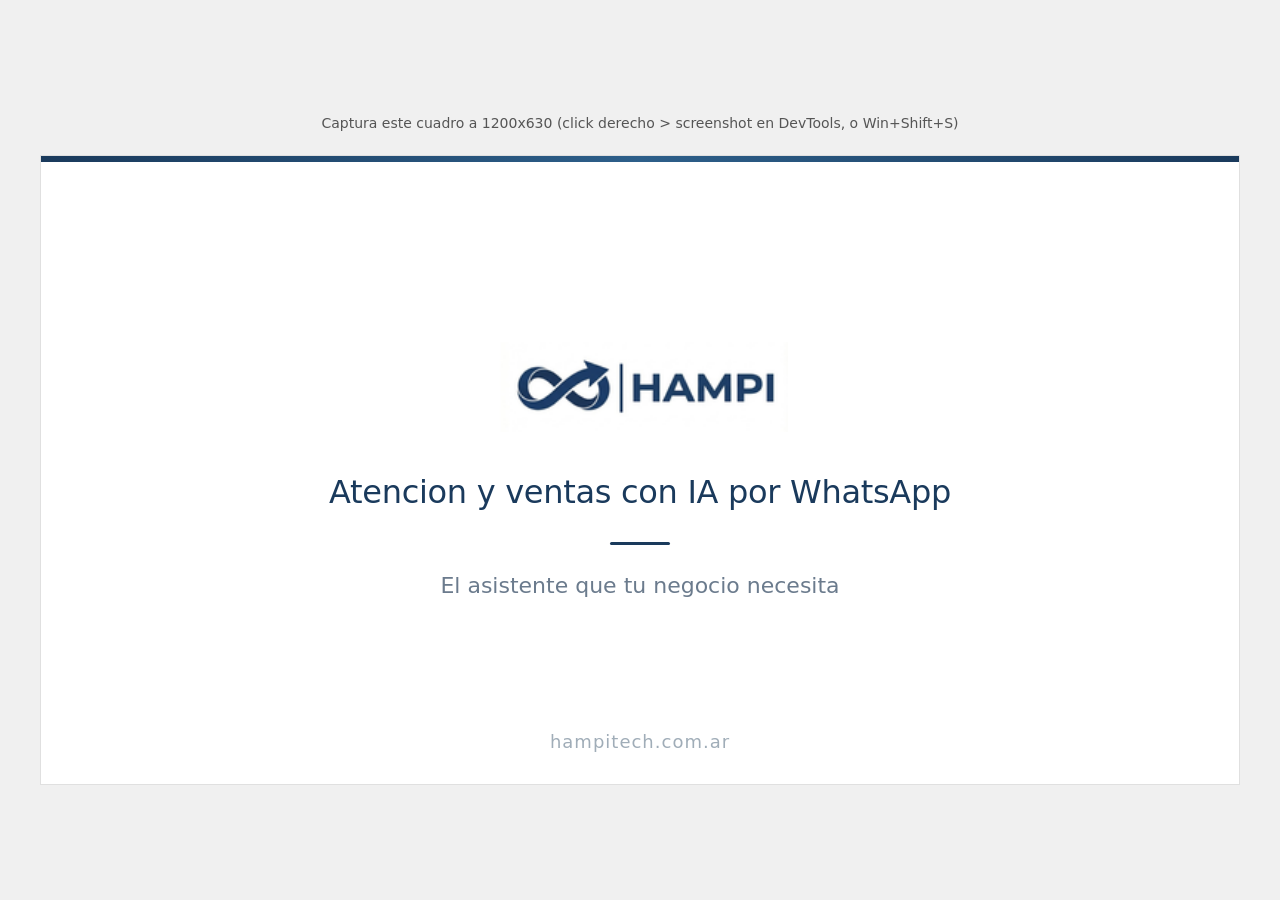
<file: og-card-generator.html>
<!DOCTYPE html>
<html lang="es">
<head>
  <meta charset="UTF-8">
  <title>OG Image Generator - HAMPI</title>
  <style>
    * { margin: 0; padding: 0; box-sizing: border-box; }
    body {
      background: #f0f0f0;
      display: flex;
      flex-direction: column;
      align-items: center;
      justify-content: center;
      min-height: 100vh;
      font-family: system-ui, -apple-system, sans-serif;
    }
    .instructions {
      margin-bottom: 24px;
      color: #555;
      font-size: 14px;
    }
    .og-card {
      width: 1200px;
      height: 630px;
      background: #ffffff;
      display: flex;
      flex-direction: column;
      align-items: center;
      justify-content: center;
      position: relative;
      border: 1px solid #e0e0e0;
      overflow: hidden;
    }

    /* Subtle top accent line */
    .og-card::before {
      content: '';
      position: absolute;
      top: 0;
      left: 0;
      right: 0;
      height: 6px;
      background: linear-gradient(90deg, #1a3a5c, #2d5f8a, #1a3a5c);
    }

    .logo-container {
      display: flex;
      align-items: center;
      justify-content: center;
      margin-bottom: 40px;
    }
    .logo-container img {
      height: 90px;
      width: auto;
    }

    .tagline {
      font-size: 32px;
      color: #1a3a5c;
      font-weight: 500;
      letter-spacing: -0.3px;
      text-align: center;
      max-width: 800px;
      line-height: 1.3;
    }

    .separator {
      width: 60px;
      height: 3px;
      background: #1a3a5c;
      margin: 28px 0;
      border-radius: 2px;
    }

    .sub {
      font-size: 22px;
      color: #6b7b8d;
      font-weight: 400;
      text-align: center;
    }

    .domain {
      position: absolute;
      bottom: 32px;
      font-size: 18px;
      color: #a0adb8;
      font-weight: 400;
      letter-spacing: 1px;
    }
  </style>
</head>
<body>
  <p class="instructions">Captura este cuadro a 1200x630 (click derecho > screenshot en DevTools, o Win+Shift+S)</p>
  <div class="og-card">
    <div class="logo-container">
      <img src="hampilogo.png" alt="HAMPI">
    </div>
    <div class="tagline">Atencion y ventas con IA por WhatsApp</div>
    <div class="separator"></div>
    <div class="sub">El asistente que tu negocio necesita</div>
    <div class="domain">hampitech.com.ar</div>
  </div>
</body>
</html>
</file>
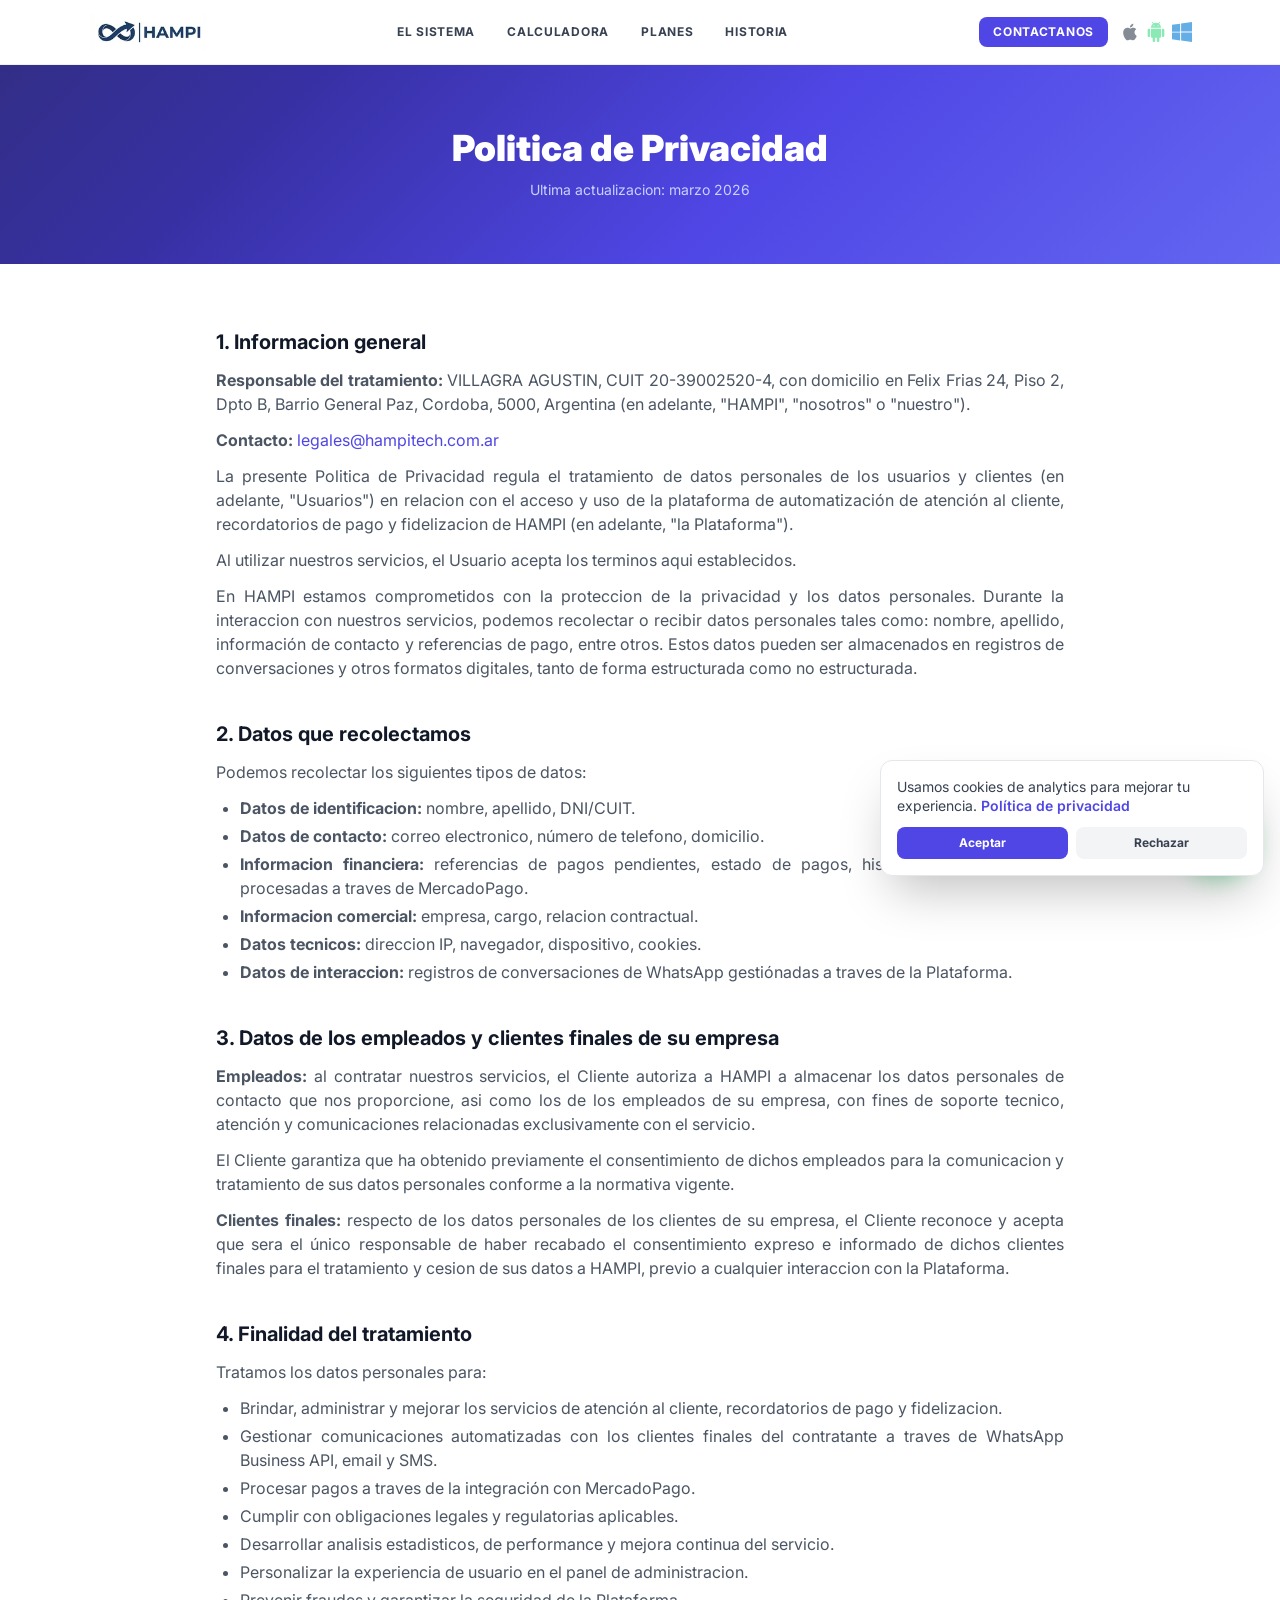
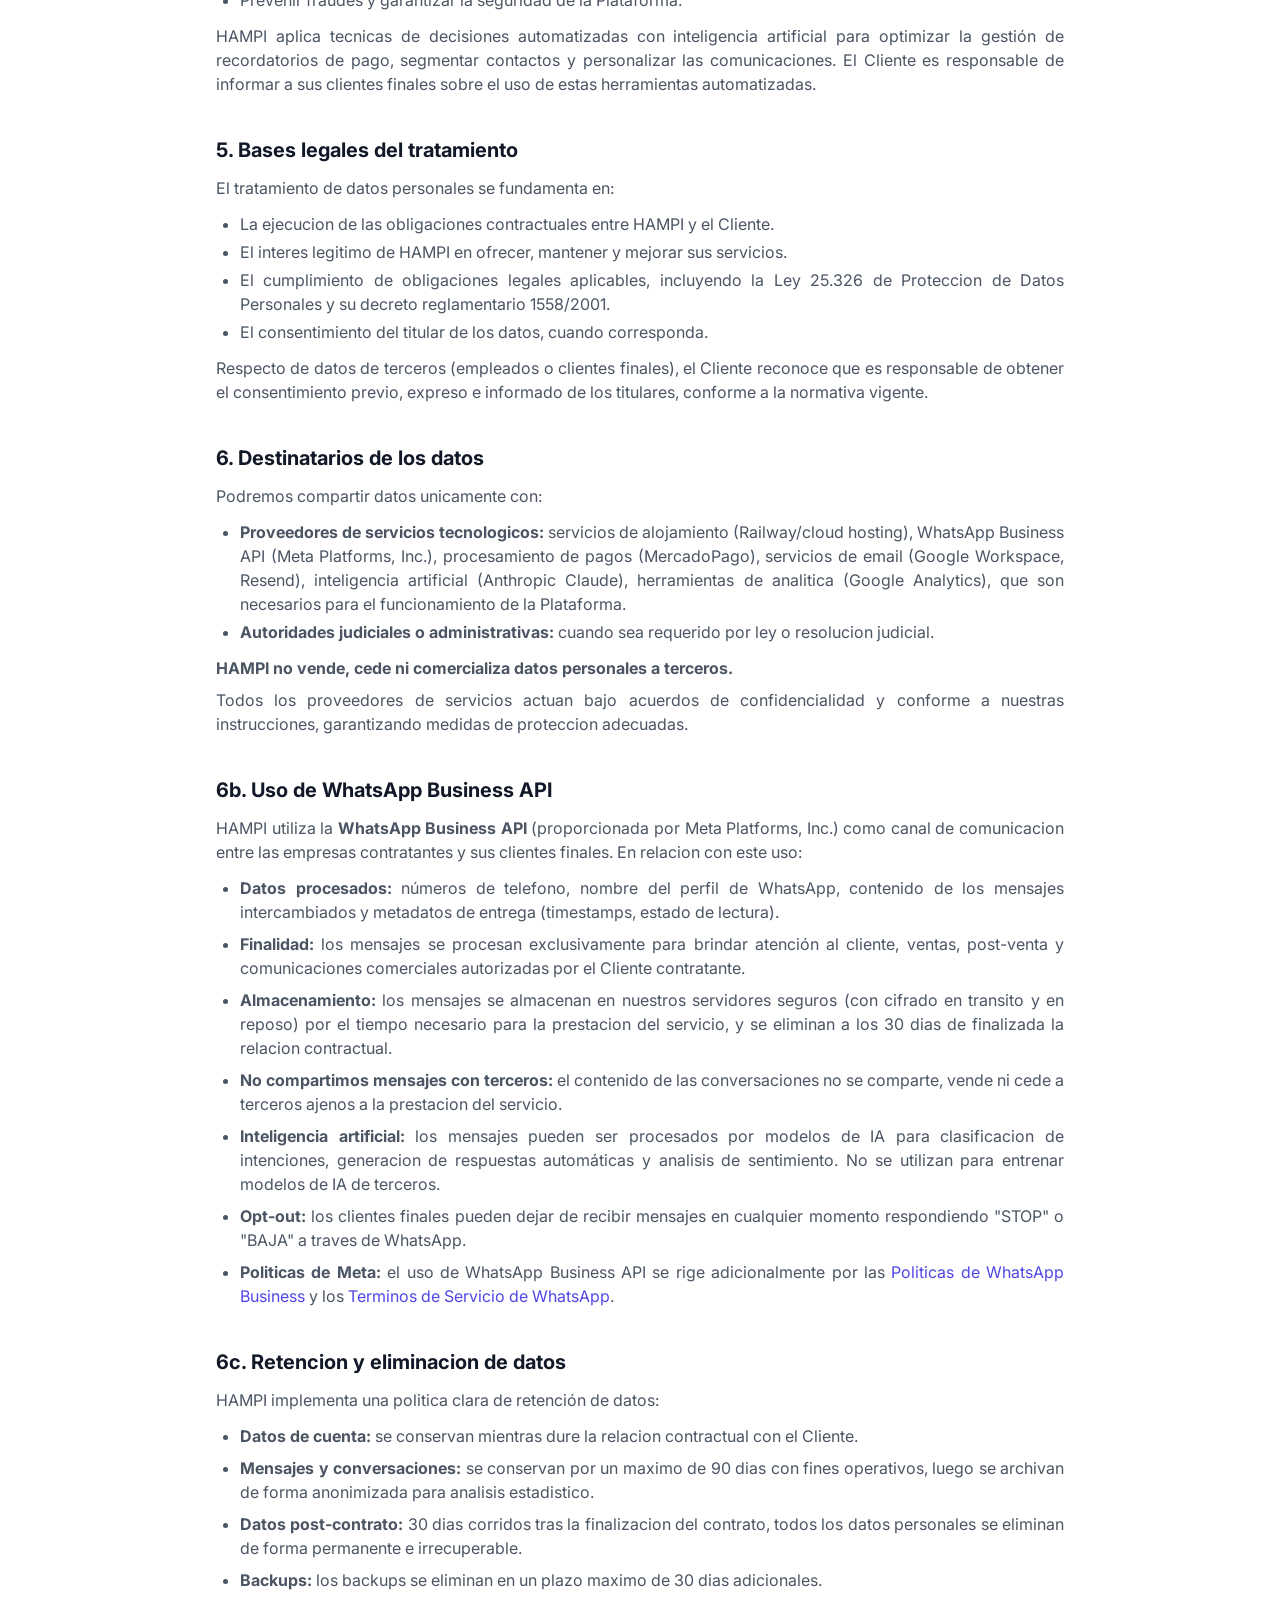
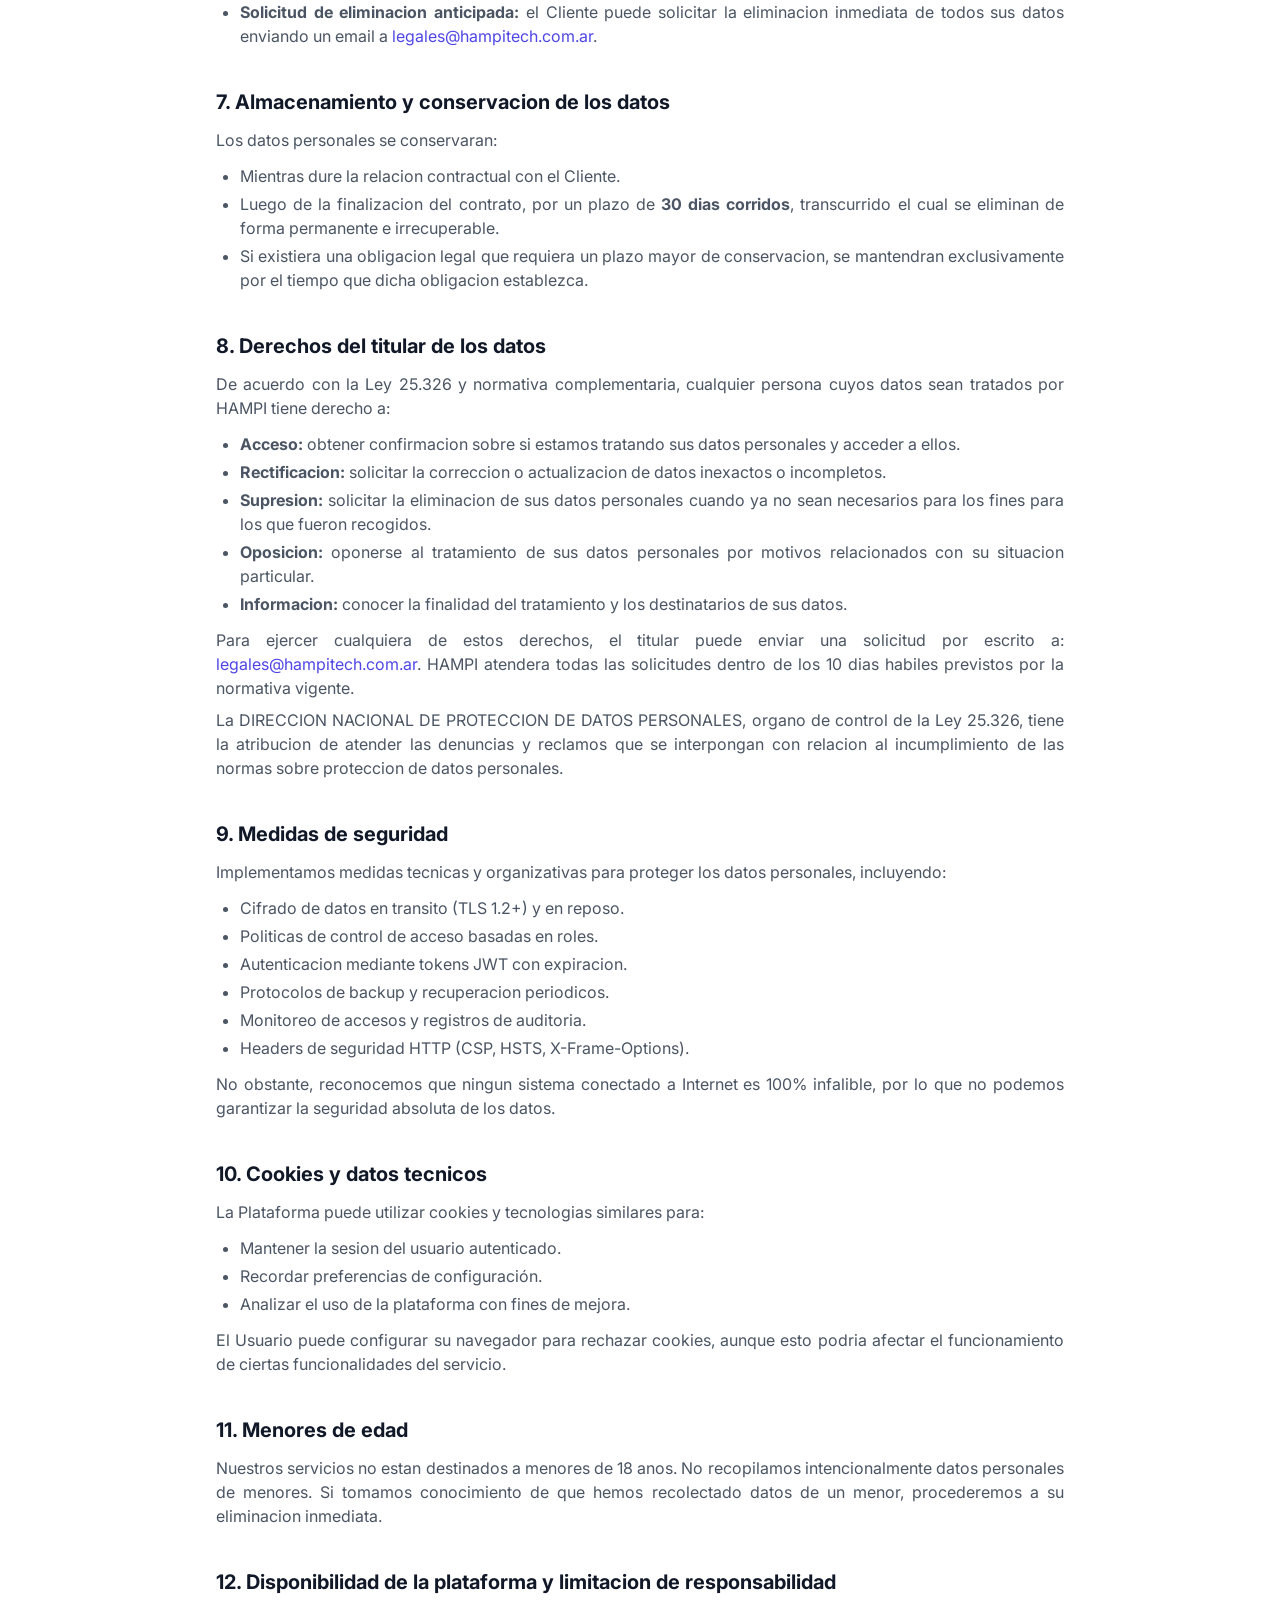
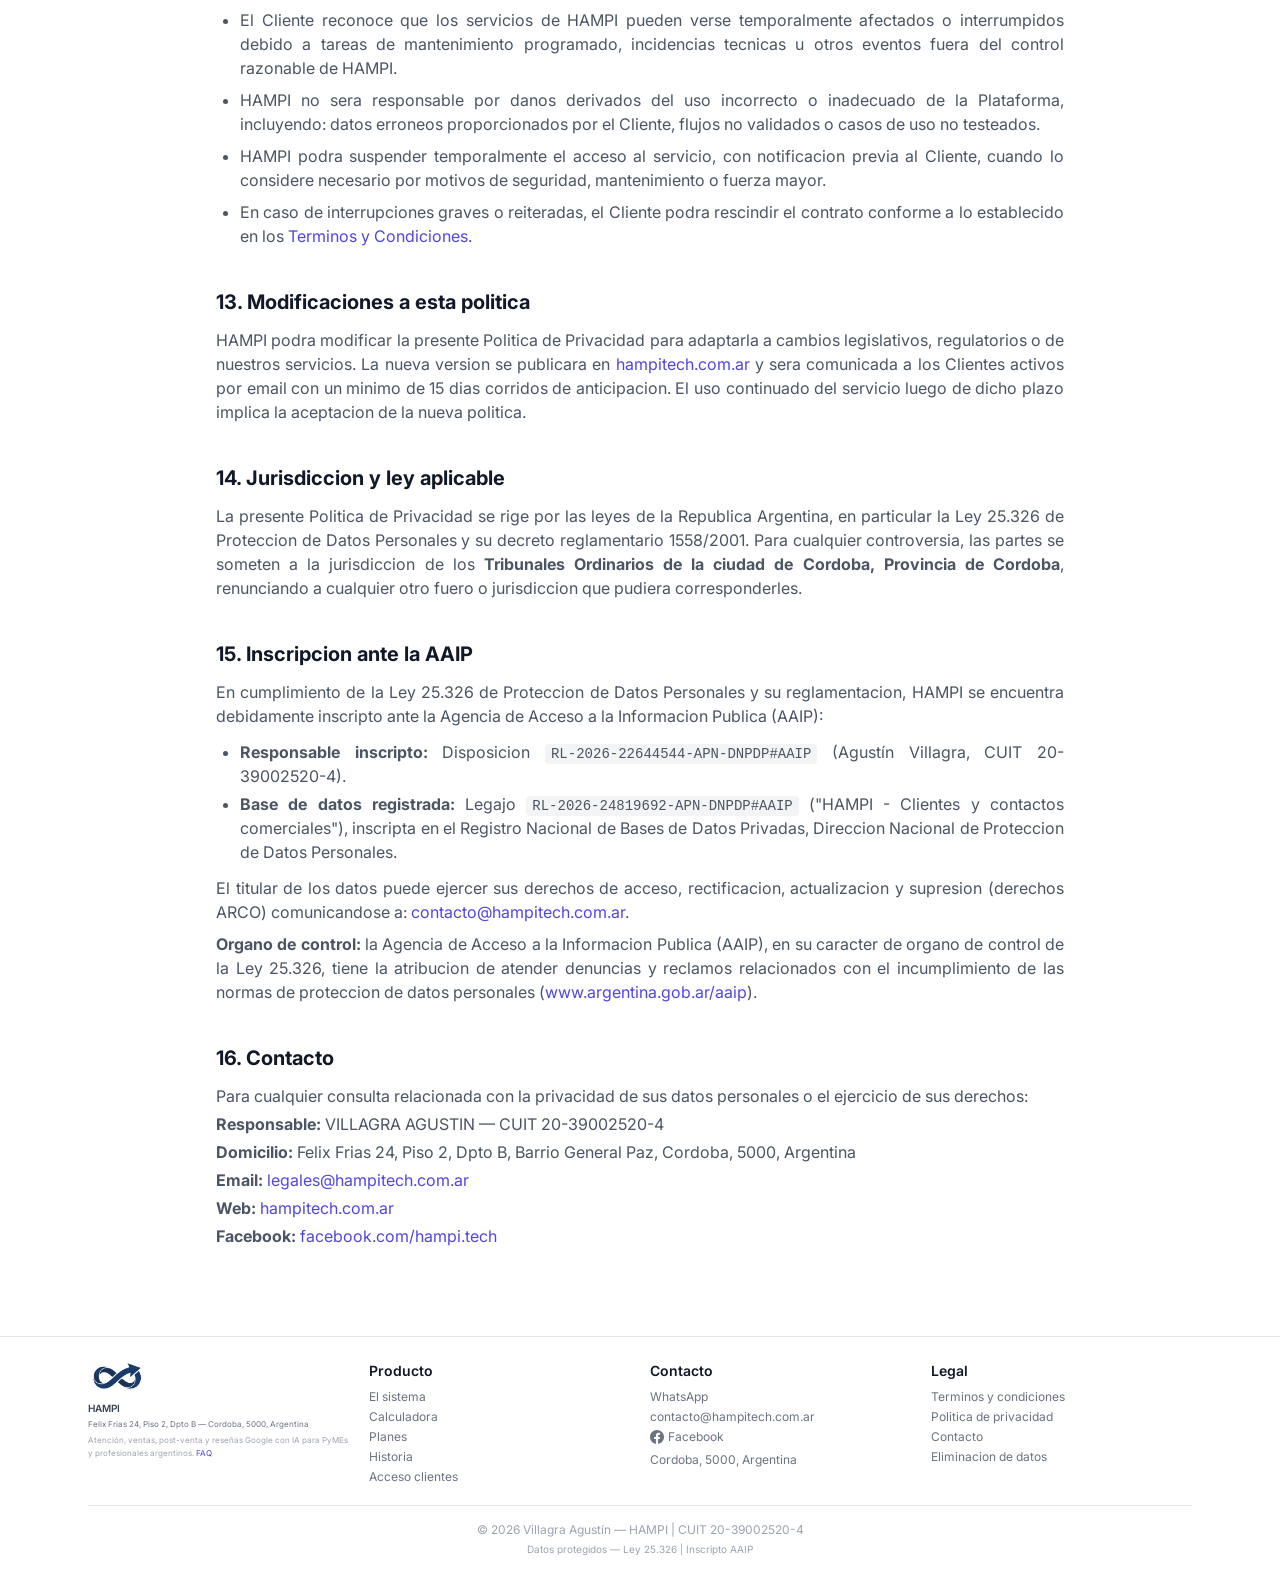
<file: privacidad.html>
<!DOCTYPE html>
<html lang="es-AR">
<head>
  <meta charset="UTF-8">
  <meta name="viewport" content="width=device-width, initial-scale=1.0">
  <title>Politica de Privacidad — HAMPI</title>
  <meta name="description" content="Politica de privacidad de HAMPI. Como protegemos tus datos personales y los de tus clientes.">
  <link rel="canonical" href="https://hampitech.com.ar/privacidad.html">
  <meta property="og:image" content="https://hampitech.com.ar/og-logo.png">
  <meta name="theme-color" content="#4f46e5">
  <link rel="icon" type="image/png" sizes="32x32" href="logoxx.png">
  <link rel="apple-touch-icon" sizes="180x180" href="logoxx.png">
  <link rel="manifest" href="manifest.json">
  <link rel="preconnect" href="https://fonts.googleapis.com">
  <link rel="preconnect" href="https://fonts.gstatic.com" crossorigin>
  <link href="https://fonts.googleapis.com/css2?family=Inter:wght@400;500;600;700;800;900&display=swap" rel="stylesheet">
  <link rel="stylesheet" href="dist.css">
  <style>
    html{scroll-behavior:smooth}
    .reveal{opacity:0;transform:translateY(30px);transition:opacity .7s ease,transform .7s ease}
    .reveal.visible{opacity:1;transform:translateY(0)}
    .whatsapp-float{position:fixed;bottom:24px;right:24px;z-index:50;background:#25d366;color:#fff;border-radius:9999px;width:76px;height:76px;display:flex;align-items:center;justify-content:center;box-shadow:0 4px 20px rgba(37,211,102,.4);transition:transform .3s ease}
    .whatsapp-float:hover{transform:scale(1.1)}
    @keyframes pulse-ring{0%{box-shadow:0 0 0 0 rgba(37,211,102,.4)}70%{box-shadow:0 0 0 15px rgba(37,211,102,0)}100%{box-shadow:0 0 0 0 rgba(37,211,102,0)}}
    .whatsapp-float{animation:pulse-ring 2s infinite}
  </style>
  <!-- Google Analytics 4 -->
  <script async src="https://www.googletagmanager.com/gtag/js?id=G-G7MKH28DM8"></script>
  <script>
    window.dataLayer = window.dataLayer || [];
    function gtag(){dataLayer.push(arguments);}
    gtag('consent', 'default', { analytics_storage: 'denied' });
    gtag('js', new Date());
    if(localStorage.getItem('hampi_cookie_consent') === 'accepted') {
      gtag('consent', 'update', { analytics_storage: 'granted' });
    }
    gtag('config', 'G-G7MKH28DM8');
  </script>
</head>

<body class="font-sans text-gray-800 bg-white antialiased">

  <!-- ===== NAV (identico a index.html) ===== -->
  <nav id="main-nav" class="fixed top-0 w-full bg-white z-40 border-b border-gray-200/60 transition-shadow duration-300" style="box-shadow:none">
    <div class="max-w-6xl mx-auto px-4 sm:px-6 flex items-center justify-between h-16">
      <a href="index.html" class="flex items-center gap-2">
        <picture>
          <source srcset="hampilogo.webp" type="image/webp">
          <img src="hampilogo.png" alt="HAMPI" class="h-8 sm:h-9 w-auto object-contain" width="200" height="61" style="image-rendering:-webkit-optimize-contrast;transform:translateZ(0)">
        </picture>
      </a>
      <div class="hidden md:flex items-center gap-8 text-xs font-bold text-gray-700 uppercase" style="letter-spacing:.06em">
        <a href="index.html#sistema" class="hover:text-brand-600 transition-colors">El sistema</a>
        <a href="index.html#calculadora" class="hover:text-brand-600 transition-colors">Calculadora</a>
        <a href="index.html#planes" class="hover:text-brand-600 transition-colors">Planes</a>
        <a href="historia.html" class="hover:text-brand-600 transition-colors">Historia</a>
      </div>
      <div class="flex items-center gap-3">
        <a href="https://api.whatsapp.com/send?phone=5493514084090&app_absent=0&text=Hola%2C%20quiero%20info%20sobre%20HAMPI" target="_blank" rel="noopener" id="nav-calc-cta" class="hidden sm:inline-flex items-center bg-brand-600 hover:bg-brand-700 text-white text-xs font-bold uppercase px-3.5 py-1.5 rounded-lg transition-colors" style="letter-spacing:.06em;line-height:1.5">
          CONTACTANOS
        </a>
        <div class="hidden sm:flex items-center gap-1.5 opacity-60"><svg class="h-5 w-5 text-gray-700" viewBox="0 0 24 24" fill="currentColor"><path d="M18.71 19.5c-.83 1.24-1.71 2.45-3.05 2.47-1.34.03-1.77-.79-3.29-.79-1.53 0-2 .77-3.27.82-1.31.05-2.3-1.32-3.14-2.53C4.25 17 2.94 12.45 4.7 9.39c.87-1.52 2.43-2.48 4.12-2.51 1.28-.02 2.5.87 3.29.87.78 0 2.26-1.07 3.8-.91.65.03 2.47.26 3.64 1.98-.09.06-2.17 1.28-2.15 3.81.03 3.02 2.65 4.03 2.68 4.04-.03.07-.42 1.44-1.38 2.83M13 3.5c.73-.83 1.94-1.46 2.94-1.5.13 1.17-.34 2.35-1.04 3.19-.69.85-1.83 1.51-2.95 1.42-.15-1.15.41-2.35 1.05-3.11z"/></svg><svg class="h-5 w-5" viewBox="0 0 24 24" fill="#3DDC84"><path d="M6 18c0 .55.45 1 1 1h1v3.5c0 .83.67 1.5 1.5 1.5s1.5-.67 1.5-1.5V19h2v3.5c0 .83.67 1.5 1.5 1.5s1.5-.67 1.5-1.5V19h1c.55 0 1-.45 1-1V8H6v10zM3.5 8C2.67 8 2 8.67 2 9.5v7c0 .83.67 1.5 1.5 1.5S5 17.33 5 16.5v-7C5 8.67 4.33 8 3.5 8zm17 0c-.83 0-1.5.67-1.5 1.5v7c0 .83.67 1.5 1.5 1.5s1.5-.67 1.5-1.5v-7c0-.83-.67-1.5-1.5-1.5zm-4.97-5.84l1.3-1.3c.2-.2.2-.51 0-.71-.2-.2-.51-.2-.71 0l-1.48 1.48C13.85 1.23 12.95 1 12 1c-.96 0-1.86.23-2.66.63L7.85.15c-.2-.2-.51-.2-.71 0-.2.2-.2.51 0 .71l1.31 1.31C6.97 3.26 6 5.01 6 7h12c0-1.99-.97-3.75-2.47-4.84zM10 5H9V4h1v1zm5 0h-1V4h1v1z"/></svg><svg class="h-5 w-5" viewBox="0 0 24 24" fill="#0078D4"><path d="M0 3.449L9.75 2.1v9.451H0m10.949-9.602L24 0v11.4H10.949M0 12.6h9.75v9.451L0 20.699M10.949 12.6H24V24l-13.051-1.851"/></svg></div>
      </div>
      <button id="menu-toggle" class="md:hidden ml-2 p-2 text-gray-600 hover:text-brand-600" aria-label="Menu">
        <svg class="w-6 h-6" fill="none" stroke="currentColor" viewBox="0 0 24 24"><path stroke-linecap="round" stroke-linejoin="round" stroke-width="2" d="M4 6h16M4 12h16M4 18h16"/></svg>
      </button>
    </div>
    <div id="mobile-menu" class="hidden md:hidden border-t border-gray-100 bg-white">
      <div class="px-4 py-3 space-y-2">
        <a href="index.html#sistema" class="block py-2 text-xs font-bold text-gray-700 uppercase" style="letter-spacing:.06em">El sistema</a>
        <a href="index.html#calculadora" class="block py-2 text-xs font-bold text-gray-700 uppercase" style="letter-spacing:.06em">Calculadora</a>
        <a href="index.html#planes" class="block py-2 text-xs font-bold text-gray-700 uppercase" style="letter-spacing:.06em">Planes</a>
        <a href="historia.html" class="block py-2 text-xs font-bold text-gray-700 uppercase" style="letter-spacing:.06em">Historia</a>
      </div>
    </div>
  </nav>

  <!-- ===== HERO ===== -->
  <section class="pt-28 pb-12 sm:pt-32 sm:pb-16" style="background:linear-gradient(135deg,#312e81 0%,#3730a3 25%,#4f46e5 60%,#6366f1 100%)">
    <div class="max-w-4xl mx-auto px-4 sm:px-6 text-center">
      <h1 class="text-3xl sm:text-4xl font-black text-white mb-3">Politica de Privacidad</h1>
      <p class="text-brand-200 text-sm">Ultima actualizacion: marzo 2026</p>
    </div>
  </section>

  <!-- ===== CONTENIDO ===== -->
  <main class="max-w-4xl mx-auto px-4 sm:px-6 py-12 sm:py-16" style="text-align:justify">

    <!-- 1. Informacion general -->
    <section class="mb-10 reveal">
      <h2 class="text-xl font-bold text-gray-900 mb-3">1. Informacion general</h2>
      <p class="text-gray-600 mb-3"><strong>Responsable del tratamiento:</strong> VILLAGRA AGUSTIN, CUIT 20-39002520-4, con domicilio en Felix Frias 24, Piso 2, Dpto B, Barrio General Paz, Cordoba, 5000, Argentina (en adelante, "HAMPI", "nosotros" o "nuestro").</p>
      <p class="text-gray-600 mb-3"><strong>Contacto:</strong> <a href="mailto:legales@hampitech.com.ar" class="text-brand-600 hover:underline">legales@hampitech.com.ar</a></p>
      <p class="text-gray-600 mb-3">La presente Politica de Privacidad regula el tratamiento de datos personales de los usuarios y clientes (en adelante, "Usuarios") en relacion con el acceso y uso de la plataforma de automatización de atención al cliente, recordatorios de pago y fidelizacion de HAMPI (en adelante, "la Plataforma").</p>
      <p class="text-gray-600 mb-3">Al utilizar nuestros servicios, el Usuario acepta los terminos aqui establecidos.</p>
      <p class="text-gray-600">En HAMPI estamos comprometidos con la proteccion de la privacidad y los datos personales. Durante la interaccion con nuestros servicios, podemos recolectar o recibir datos personales tales como: nombre, apellido, información de contacto y referencias de pago, entre otros. Estos datos pueden ser almacenados en registros de conversaciones y otros formatos digitales, tanto de forma estructurada como no estructurada.</p>
    </section>

    <!-- 2. Datos que recolectamos -->
    <section class="mb-10 reveal">
      <h2 class="text-xl font-bold text-gray-900 mb-3">2. Datos que recolectamos</h2>
      <p class="text-gray-600 mb-3">Podemos recolectar los siguientes tipos de datos:</p>
      <ul class="list-disc pl-6 text-gray-600 space-y-1">
        <li><strong>Datos de identificacion:</strong> nombre, apellido, DNI/CUIT.</li>
        <li><strong>Datos de contacto:</strong> correo electronico, número de telefono, domicilio.</li>
        <li><strong>Informacion financiera:</strong> referencias de pagos pendientes, estado de pagos, historial de transacciones procesadas a traves de MercadoPago.</li>
        <li><strong>Informacion comercial:</strong> empresa, cargo, relacion contractual.</li>
        <li><strong>Datos tecnicos:</strong> direccion IP, navegador, dispositivo, cookies.</li>
        <li><strong>Datos de interaccion:</strong> registros de conversaciones de WhatsApp gestiónadas a traves de la Plataforma.</li>
      </ul>
    </section>

    <!-- 3. Datos de empleados y clientes finales -->
    <section class="mb-10 reveal">
      <h2 class="text-xl font-bold text-gray-900 mb-3">3. Datos de los empleados y clientes finales de su empresa</h2>
      <p class="text-gray-600 mb-3"><strong>Empleados:</strong> al contratar nuestros servicios, el Cliente autoriza a HAMPI a almacenar los datos personales de contacto que nos proporcione, asi como los de los empleados de su empresa, con fines de soporte tecnico, atención y comunicaciones relacionadas exclusivamente con el servicio.</p>
      <p class="text-gray-600">El Cliente garantiza que ha obtenido previamente el consentimiento de dichos empleados para la comunicacion y tratamiento de sus datos personales conforme a la normativa vigente.</p>
      <p class="text-gray-600 mt-3"><strong>Clientes finales:</strong> respecto de los datos personales de los clientes de su empresa, el Cliente reconoce y acepta que sera el único responsable de haber recabado el consentimiento expreso e informado de dichos clientes finales para el tratamiento y cesion de sus datos a HAMPI, previo a cualquier interaccion con la Plataforma.</p>
    </section>

    <!-- 4. Finalidad del tratamiento -->
    <section class="mb-10 reveal">
      <h2 class="text-xl font-bold text-gray-900 mb-3">4. Finalidad del tratamiento</h2>
      <p class="text-gray-600 mb-3">Tratamos los datos personales para:</p>
      <ul class="list-disc pl-6 text-gray-600 space-y-1">
        <li>Brindar, administrar y mejorar los servicios de atención al cliente, recordatorios de pago y fidelizacion.</li>
        <li>Gestionar comunicaciones automatizadas con los clientes finales del contratante a traves de WhatsApp Business API, email y SMS.</li>
        <li>Procesar pagos a traves de la integración con MercadoPago.</li>
        <li>Cumplir con obligaciones legales y regulatorias aplicables.</li>
        <li>Desarrollar analisis estadisticos, de performance y mejora continua del servicio.</li>
        <li>Personalizar la experiencia de usuario en el panel de administracion.</li>
        <li>Prevenir fraudes y garantizar la seguridad de la Plataforma.</li>
      </ul>
      <p class="text-gray-600 mt-3">HAMPI aplica tecnicas de decisiones automatizadas con inteligencia artificial para optimizar la gestión de recordatorios de pago, segmentar contactos y personalizar las comunicaciones. El Cliente es responsable de informar a sus clientes finales sobre el uso de estas herramientas automatizadas.</p>
    </section>

    <!-- 5. Bases legales -->
    <section class="mb-10 reveal">
      <h2 class="text-xl font-bold text-gray-900 mb-3">5. Bases legales del tratamiento</h2>
      <p class="text-gray-600 mb-3">El tratamiento de datos personales se fundamenta en:</p>
      <ul class="list-disc pl-6 text-gray-600 space-y-1">
        <li>La ejecucion de las obligaciones contractuales entre HAMPI y el Cliente.</li>
        <li>El interes legitimo de HAMPI en ofrecer, mantener y mejorar sus servicios.</li>
        <li>El cumplimiento de obligaciones legales aplicables, incluyendo la Ley 25.326 de Proteccion de Datos Personales y su decreto reglamentario 1558/2001.</li>
        <li>El consentimiento del titular de los datos, cuando corresponda.</li>
      </ul>
      <p class="text-gray-600 mt-3">Respecto de datos de terceros (empleados o clientes finales), el Cliente reconoce que es responsable de obtener el consentimiento previo, expreso e informado de los titulares, conforme a la normativa vigente.</p>
    </section>

    <!-- 6. Destinatarios de los datos -->
    <section class="mb-10 reveal">
      <h2 class="text-xl font-bold text-gray-900 mb-3">6. Destinatarios de los datos</h2>
      <p class="text-gray-600 mb-3">Podremos compartir datos unicamente con:</p>
      <ul class="list-disc pl-6 text-gray-600 space-y-1">
        <li><strong>Proveedores de servicios tecnologicos:</strong> servicios de alojamiento (Railway/cloud hosting), WhatsApp Business API (Meta Platforms, Inc.), procesamiento de pagos (MercadoPago), servicios de email (Google Workspace, Resend), inteligencia artificial (Anthropic Claude), herramientas de analitica (Google Analytics), que son necesarios para el funcionamiento de la Plataforma.</li>
        <li><strong>Autoridades judiciales o administrativas:</strong> cuando sea requerido por ley o resolucion judicial.</li>
      </ul>
      <p class="text-gray-600 mt-3"><strong>HAMPI no vende, cede ni comercializa datos personales a terceros.</strong></p>
      <p class="text-gray-600 mt-2">Todos los proveedores de servicios actuan bajo acuerdos de confidencialidad y conforme a nuestras instrucciones, garantizando medidas de proteccion adecuadas.</p>
    </section>

    <!-- 6b. WhatsApp Business API -->
    <section class="mb-10 reveal">
      <h2 class="text-xl font-bold text-gray-900 mb-3">6b. Uso de WhatsApp Business API</h2>
      <p class="text-gray-600 mb-3">HAMPI utiliza la <strong>WhatsApp Business API</strong> (proporcionada por Meta Platforms, Inc.) como canal de comunicacion entre las empresas contratantes y sus clientes finales. En relacion con este uso:</p>
      <ul class="list-disc pl-6 text-gray-600 space-y-2">
        <li><strong>Datos procesados:</strong> números de telefono, nombre del perfil de WhatsApp, contenido de los mensajes intercambiados y metadatos de entrega (timestamps, estado de lectura).</li>
        <li><strong>Finalidad:</strong> los mensajes se procesan exclusivamente para brindar atención al cliente, ventas, post-venta y comunicaciones comerciales autorizadas por el Cliente contratante.</li>
        <li><strong>Almacenamiento:</strong> los mensajes se almacenan en nuestros servidores seguros (con cifrado en transito y en reposo) por el tiempo necesario para la prestacion del servicio, y se eliminan a los 30 dias de finalizada la relacion contractual.</li>
        <li><strong>No compartimos mensajes con terceros:</strong> el contenido de las conversaciones no se comparte, vende ni cede a terceros ajenos a la prestacion del servicio.</li>
        <li><strong>Inteligencia artificial:</strong> los mensajes pueden ser procesados por modelos de IA para clasificacion de intenciones, generacion de respuestas automáticas y analisis de sentimiento. No se utilizan para entrenar modelos de IA de terceros.</li>
        <li><strong>Opt-out:</strong> los clientes finales pueden dejar de recibir mensajes en cualquier momento respondiendo "STOP" o "BAJA" a traves de WhatsApp.</li>
        <li><strong>Politicas de Meta:</strong> el uso de WhatsApp Business API se rige adicionalmente por las <a href="https://www.whatsapp.com/legal/business-policy" target="_blank" rel="noopener" class="text-brand-600 hover:underline">Politicas de WhatsApp Business</a> y los <a href="https://www.whatsapp.com/legal/terms-of-service" target="_blank" rel="noopener" class="text-brand-600 hover:underline">Terminos de Servicio de WhatsApp</a>.</li>
      </ul>
    </section>

    <!-- 6c. Retencion y eliminacion de datos -->
    <section class="mb-10 reveal">
      <h2 class="text-xl font-bold text-gray-900 mb-3">6c. Retencion y eliminacion de datos</h2>
      <p class="text-gray-600 mb-3">HAMPI implementa una politica clara de retención de datos:</p>
      <ul class="list-disc pl-6 text-gray-600 space-y-2">
        <li><strong>Datos de cuenta:</strong> se conservan mientras dure la relacion contractual con el Cliente.</li>
        <li><strong>Mensajes y conversaciones:</strong> se conservan por un maximo de 90 dias con fines operativos, luego se archivan de forma anonimizada para analisis estadistico.</li>
        <li><strong>Datos post-contrato:</strong> 30 dias corridos tras la finalizacion del contrato, todos los datos personales se eliminan de forma permanente e irrecuperable.</li>
        <li><strong>Backups:</strong> los backups se eliminan en un plazo maximo de 30 dias adicionales.</li>
        <li><strong>Solicitud de eliminacion anticipada:</strong> el Cliente puede solicitar la eliminacion inmediata de todos sus datos enviando un email a <a href="mailto:legales@hampitech.com.ar" class="text-brand-600 hover:underline">legales@hampitech.com.ar</a>.</li>
      </ul>
    </section>

    <!-- 7. Almacenamiento y conservacion -->
    <section class="mb-10 reveal">
      <h2 class="text-xl font-bold text-gray-900 mb-3">7. Almacenamiento y conservacion de los datos</h2>
      <p class="text-gray-600 mb-3">Los datos personales se conservaran:</p>
      <ul class="list-disc pl-6 text-gray-600 space-y-1">
        <li>Mientras dure la relacion contractual con el Cliente.</li>
        <li>Luego de la finalizacion del contrato, por un plazo de <strong>30 dias corridos</strong>, transcurrido el cual se eliminan de forma permanente e irrecuperable.</li>
        <li>Si existiera una obligacion legal que requiera un plazo mayor de conservacion, se mantendran exclusivamente por el tiempo que dicha obligacion establezca.</li>
      </ul>
    </section>

    <!-- 8. Derechos del titular -->
    <section class="mb-10 reveal">
      <h2 class="text-xl font-bold text-gray-900 mb-3">8. Derechos del titular de los datos</h2>
      <p class="text-gray-600 mb-3">De acuerdo con la Ley 25.326 y normativa complementaria, cualquier persona cuyos datos sean tratados por HAMPI tiene derecho a:</p>
      <ul class="list-disc pl-6 text-gray-600 space-y-1">
        <li><strong>Acceso:</strong> obtener confirmacion sobre si estamos tratando sus datos personales y acceder a ellos.</li>
        <li><strong>Rectificacion:</strong> solicitar la correccion o actualizacion de datos inexactos o incompletos.</li>
        <li><strong>Supresion:</strong> solicitar la eliminacion de sus datos personales cuando ya no sean necesarios para los fines para los que fueron recogidos.</li>
        <li><strong>Oposicion:</strong> oponerse al tratamiento de sus datos personales por motivos relacionados con su situacion particular.</li>
        <li><strong>Informacion:</strong> conocer la finalidad del tratamiento y los destinatarios de sus datos.</li>
      </ul>
      <p class="text-gray-600 mt-3">Para ejercer cualquiera de estos derechos, el titular puede enviar una solicitud por escrito a: <a href="mailto:legales@hampitech.com.ar" class="text-brand-600 hover:underline">legales@hampitech.com.ar</a>. HAMPI atendera todas las solicitudes dentro de los 10 dias habiles previstos por la normativa vigente.</p>
      <p class="text-gray-600 mt-2">La DIRECCION NACIONAL DE PROTECCION DE DATOS PERSONALES, organo de control de la Ley 25.326, tiene la atribucion de atender las denuncias y reclamos que se interpongan con relacion al incumplimiento de las normas sobre proteccion de datos personales.</p>
    </section>

    <!-- 9. Medidas de seguridad -->
    <section class="mb-10 reveal">
      <h2 class="text-xl font-bold text-gray-900 mb-3">9. Medidas de seguridad</h2>
      <p class="text-gray-600 mb-3">Implementamos medidas tecnicas y organizativas para proteger los datos personales, incluyendo:</p>
      <ul class="list-disc pl-6 text-gray-600 space-y-1">
        <li>Cifrado de datos en transito (TLS 1.2+) y en reposo.</li>
        <li>Politicas de control de acceso basadas en roles.</li>
        <li>Autenticacion mediante tokens JWT con expiracion.</li>
        <li>Protocolos de backup y recuperacion periodicos.</li>
        <li>Monitoreo de accesos y registros de auditoria.</li>
        <li>Headers de seguridad HTTP (CSP, HSTS, X-Frame-Options).</li>
      </ul>
      <p class="text-gray-600 mt-3">No obstante, reconocemos que ningun sistema conectado a Internet es 100% infalible, por lo que no podemos garantizar la seguridad absoluta de los datos.</p>
    </section>

    <!-- 10. Cookies y datos tecnicos -->
    <section class="mb-10 reveal">
      <h2 class="text-xl font-bold text-gray-900 mb-3">10. Cookies y datos tecnicos</h2>
      <p class="text-gray-600 mb-3">La Plataforma puede utilizar cookies y tecnologias similares para:</p>
      <ul class="list-disc pl-6 text-gray-600 space-y-1">
        <li>Mantener la sesion del usuario autenticado.</li>
        <li>Recordar preferencias de configuración.</li>
        <li>Analizar el uso de la plataforma con fines de mejora.</li>
      </ul>
      <p class="text-gray-600 mt-3">El Usuario puede configurar su navegador para rechazar cookies, aunque esto podria afectar el funcionamiento de ciertas funcionalidades del servicio.</p>
    </section>

    <!-- 11. Menores de edad -->
    <section class="mb-10 reveal">
      <h2 class="text-xl font-bold text-gray-900 mb-3">11. Menores de edad</h2>
      <p class="text-gray-600">Nuestros servicios no estan destinados a menores de 18 anos. No recopilamos intencionalmente datos personales de menores. Si tomamos conocimiento de que hemos recolectado datos de un menor, procederemos a su eliminacion inmediata.</p>
    </section>

    <!-- 12. Disponibilidad y limitacion de responsabilidad -->
    <section class="mb-10 reveal">
      <h2 class="text-xl font-bold text-gray-900 mb-3">12. Disponibilidad de la plataforma y limitacion de responsabilidad</h2>
      <ul class="list-disc pl-6 text-gray-600 space-y-2">
        <li>El Cliente reconoce que los servicios de HAMPI pueden verse temporalmente afectados o interrumpidos debido a tareas de mantenimiento programado, incidencias tecnicas u otros eventos fuera del control razonable de HAMPI.</li>
        <li>HAMPI no sera responsable por danos derivados del uso incorrecto o inadecuado de la Plataforma, incluyendo: datos erroneos proporcionados por el Cliente, flujos no validados o casos de uso no testeados.</li>
        <li>HAMPI podra suspender temporalmente el acceso al servicio, con notificacion previa al Cliente, cuando lo considere necesario por motivos de seguridad, mantenimiento o fuerza mayor.</li>
        <li>En caso de interrupciones graves o reiteradas, el Cliente podra rescindir el contrato conforme a lo establecido en los <a href="terminos.html" class="text-brand-600 hover:underline">Terminos y Condiciones</a>.</li>
      </ul>
    </section>

    <!-- 13. Modificaciones -->
    <section class="mb-10 reveal">
      <h2 class="text-xl font-bold text-gray-900 mb-3">13. Modificaciones a esta politica</h2>
      <p class="text-gray-600">HAMPI podra modificar la presente Politica de Privacidad para adaptarla a cambios legislativos, regulatorios o de nuestros servicios. La nueva version se publicara en <a href="https://hampitech.com.ar" class="text-brand-600 hover:underline">hampitech.com.ar</a> y sera comunicada a los Clientes activos por email con un minimo de 15 dias corridos de anticipacion. El uso continuado del servicio luego de dicho plazo implica la aceptacion de la nueva politica.</p>
    </section>

    <!-- 14. Jurisdiccion -->
    <section class="mb-10 reveal">
      <h2 class="text-xl font-bold text-gray-900 mb-3">14. Jurisdiccion y ley aplicable</h2>
      <p class="text-gray-600">La presente Politica de Privacidad se rige por las leyes de la Republica Argentina, en particular la Ley 25.326 de Proteccion de Datos Personales y su decreto reglamentario 1558/2001. Para cualquier controversia, las partes se someten a la jurisdiccion de los <strong>Tribunales Ordinarios de la ciudad de Cordoba, Provincia de Cordoba</strong>, renunciando a cualquier otro fuero o jurisdiccion que pudiera corresponderles.</p>
    </section>

    <!-- 15. Inscripcion ante la AAIP -->
    <section class="mb-10 reveal">
      <h2 class="text-xl font-bold text-gray-900 mb-3">15. Inscripcion ante la AAIP</h2>
      <p class="text-gray-600 mb-3">En cumplimiento de la Ley 25.326 de Proteccion de Datos Personales y su reglamentacion, HAMPI se encuentra debidamente inscripto ante la Agencia de Acceso a la Informacion Publica (AAIP):</p>
      <ul class="list-disc pl-6 text-gray-600 space-y-1">
        <li><strong>Responsable inscripto:</strong> Disposicion <code class="text-sm bg-gray-100 px-1.5 py-0.5 rounded">RL-2026-22644544-APN-DNPDP#AAIP</code> (Agustín Villagra, CUIT 20-39002520-4).</li>
        <li><strong>Base de datos registrada:</strong> Legajo <code class="text-sm bg-gray-100 px-1.5 py-0.5 rounded">RL-2026-24819692-APN-DNPDP#AAIP</code> ("HAMPI - Clientes y contactos comerciales"), inscripta en el Registro Nacional de Bases de Datos Privadas, Direccion Nacional de Proteccion de Datos Personales.</li>
      </ul>
      <p class="text-gray-600 mt-3">El titular de los datos puede ejercer sus derechos de acceso, rectificacion, actualizacion y supresion (derechos ARCO) comunicandose a: <a href="mailto:contacto@hampitech.com.ar" class="text-brand-600 hover:underline">contacto@hampitech.com.ar</a>.</p>
      <p class="text-gray-600 mt-2"><strong>Organo de control:</strong> la Agencia de Acceso a la Informacion Publica (AAIP), en su caracter de organo de control de la Ley 25.326, tiene la atribucion de atender denuncias y reclamos relacionados con el incumplimiento de las normas de proteccion de datos personales (<a href="https://www.argentina.gob.ar/aaip" target="_blank" rel="noopener" class="text-brand-600 hover:underline">www.argentina.gob.ar/aaip</a>).</p>
    </section>

    <!-- 16. Contacto -->
    <section class="mb-6 reveal">
      <h2 class="text-xl font-bold text-gray-900 mb-3">16. Contacto</h2>
      <p class="text-gray-600 mb-1">Para cualquier consulta relacionada con la privacidad de sus datos personales o el ejercicio de sus derechos:</p>
      <p class="text-gray-600 mb-1"><strong>Responsable:</strong> VILLAGRA AGUSTIN — CUIT 20-39002520-4</p>
      <p class="text-gray-600 mb-1"><strong>Domicilio:</strong> Felix Frias 24, Piso 2, Dpto B, Barrio General Paz, Cordoba, 5000, Argentina</p>
      <p class="text-gray-600 mb-1"><strong>Email:</strong> <a href="mailto:legales@hampitech.com.ar" class="text-brand-600 hover:underline">legales@hampitech.com.ar</a></p>
      <p class="text-gray-600 mb-1"><strong>Web:</strong> <a href="https://hampitech.com.ar" class="text-brand-600 hover:underline">hampitech.com.ar</a></p>
      <p class="text-gray-600"><strong>Facebook:</strong> <a href="https://facebook.com/hampi.tech/" target="_blank" rel="noopener" class="text-brand-600 hover:underline">facebook.com/hampi.tech</a></p>
    </section>

  </main>

  <!-- ===== FOOTER (identico a index.html) ===== -->
  <footer class="bg-white text-gray-500 py-6 border-t border-gray-200">
    <div class="max-w-6xl mx-auto px-4 sm:px-6">
      <div class="grid sm:grid-cols-2 lg:grid-cols-4 gap-5 mb-5">
        <div>
          <div class="mb-2"><picture><source srcset="logoabajo.webp" type="image/webp"><img src="logoabajo.png" alt="HAMPI" class="h-8 w-auto object-contain" width="200" height="111" loading="lazy"></picture></div>
          <p class="text-[10px] font-semibold text-gray-700 mb-0.5">HAMPI</p>
          <p class="text-[8px] text-gray-500 mb-1">Felix Frias 24, Piso 2, Dpto B — Cordoba, 5000, Argentina</p>
          <p class="text-[8px] leading-relaxed text-gray-400">Atención, ventas, post-venta y reseñas Google con IA para PyMEs y profesionales argentinos. <a href="faq.html" class="text-brand-600 hover:underline">FAQ</a></p>
        </div>
        <div>
          <h4 class="text-gray-900 font-semibold mb-2 text-sm">Producto</h4>
          <ul class="space-y-1 text-xs">
            <li><a href="index.html#sistema" class="hover:text-gray-900 transition-colors">El sistema</a></li>
            <li><a href="index.html#calculadora" class="hover:text-gray-900 transition-colors">Calculadora</a></li>
            <li><a href="index.html#planes" class="hover:text-gray-900 transition-colors">Planes</a></li>
            <li><a href="historia.html" class="hover:text-gray-900 transition-colors">Historia</a></li>
            <li><a href="https://dash.hampi.tech/login" target="_blank" rel="noopener" class="hover:text-gray-900 transition-colors">Acceso clientes</a></li>
          </ul>
        </div>
        <div>
          <h4 class="text-gray-900 font-semibold mb-2 text-sm">Contacto</h4>
          <ul class="space-y-1 text-xs">
            <li><a href="https://api.whatsapp.com/send?phone=5493514084090&app_absent=0" target="_blank" rel="noopener" class="hover:text-gray-900 transition-colors">WhatsApp</a></li>
            <li><a href="mailto:contacto@hampitech.com.ar" class="hover:text-gray-900 transition-colors">contacto@hampitech.com.ar</a></li>
            <li><a href="https://facebook.com/hampi.tech/" target="_blank" rel="noopener" class="inline-flex items-center gap-1 hover:text-gray-900 transition-colors"><svg class="w-3.5 h-3.5" fill="currentColor" viewBox="0 0 24 24"><path d="M24 12.073c0-6.627-5.373-12-12-12s-12 5.373-12 12c0 5.99 4.388 10.954 10.125 11.854v-8.385H7.078v-3.47h3.047V9.43c0-3.007 1.792-4.669 4.533-4.669 1.312 0 2.686.235 2.686.235v2.953H15.83c-1.491 0-1.956.925-1.956 1.874v2.25h3.328l-.532 3.47h-2.796v8.385C19.612 23.027 24 18.062 24 12.073z"/></svg>Facebook</a></li>
            <li>Cordoba, 5000, Argentina</li>
          </ul>
        </div>
        <div>
          <h4 class="text-gray-900 font-semibold mb-2 text-sm">Legal</h4>
          <ul class="space-y-1 text-xs">
            <li><a href="terminos.html" class="hover:text-gray-900 transition-colors">Terminos y condiciones</a></li>
            <li><a href="privacidad.html" class="hover:text-gray-900 transition-colors">Politica de privacidad</a></li>
            <li><a href="contacto.html" class="hover:text-gray-900 transition-colors">Contacto</a></li>
            <li><a href="eliminacion-datos.html" class="hover:text-gray-900 transition-colors">Eliminacion de datos</a></li>
          </ul>
        </div>
      </div>
      <div class="border-t border-gray-200 pt-4 text-center">
        <p class="text-xs text-gray-400">&copy; 2026 Villagra Agustín — HAMPI | CUIT 20-39002520-4</p>
        <p class="text-[10px] text-gray-400 mt-1"><a href="privacidad.html" class="hover:text-brand-600 transition-colors">Datos protegidos — Ley 25.326 | Inscripto AAIP</a></p>
      </div>
    </div>
  </footer>

  <!-- WhatsApp Float -->
  <a href="https://api.whatsapp.com/send?phone=5493514084090&app_absent=0&text=Hola%2C%20quiero%20info%20sobre%20HAMPI" target="_blank" rel="noopener" class="whatsapp-float" aria-label="Contactar por WhatsApp">
    <svg class="w-9 h-9" fill="currentColor" viewBox="0 0 24 24"><path d="M17.472 14.382c-.297-.149-1.758-.867-2.03-.967-.273-.099-.471-.148-.67.15-.197.297-.767.966-.94 1.164-.173.199-.347.223-.644.075-.297-.15-1.255-.463-2.39-1.475-.883-.788-1.48-1.761-1.653-2.059-.173-.297-.018-.458.13-.606.134-.133.298-.347.446-.52.149-.174.198-.298.298-.497.099-.198.05-.371-.025-.52-.075-.149-.669-1.612-.916-2.207-.242-.579-.487-.5-.669-.51-.173-.008-.371-.01-.57-.01-.198 0-.52.074-.792.372-.272.297-1.04 1.016-1.04 2.479 0 1.462 1.065 2.875 1.213 3.074.149.198 2.096 3.2 5.077 4.487.709.306 1.262.489 1.694.625.712.227 1.36.195 1.871.118.571-.085 1.758-.719 2.006-1.413.248-.694.248-1.289.173-1.413-.074-.124-.272-.198-.57-.347z"/><path d="M12 0C5.373 0 0 5.373 0 12c0 2.625.846 5.059 2.284 7.034L.789 23.492a.75.75 0 00.913.913l4.458-1.495A11.952 11.952 0 0012 24c6.627 0 12-5.373 12-12S18.627 0 12 0zm0 22c-2.347 0-4.518-.804-6.236-2.152l-.436-.35-3.027 1.015 1.015-3.027-.35-.436A9.956 9.956 0 012 12C2 6.486 6.486 2 12 2s10 4.486 10 10-4.486 10-10 10z"/></svg>
  </a>

  <script>
    // === Mobile menu ===
    document.getElementById('menu-toggle').addEventListener('click', () => document.getElementById('mobile-menu').classList.toggle('hidden'));
    document.querySelectorAll('#mobile-menu a').forEach(a => a.addEventListener('click', () => document.getElementById('mobile-menu').classList.add('hidden')));

    // === Nav scroll shadow ===
    (function(){
      const nav = document.getElementById('main-nav');
      if(!nav) return;
      let ticking = false;
      window.addEventListener('scroll', function(){
        if(!ticking){
          requestAnimationFrame(function(){
            if(window.scrollY > 10){
              nav.style.boxShadow = '0 10px 30px rgba(30,58,138,.08)';
              nav.style.borderBottomColor = 'transparent';
            } else {
              nav.style.boxShadow = 'none';
              nav.style.borderBottomColor = '';
            }
            ticking = false;
          });
          ticking = true;
        }
      });
    })();

    // === Scroll Reveal ===
    const obs = new IntersectionObserver((entries) => {
      entries.forEach(e => { if (e.isIntersecting) { e.target.classList.add('visible'); obs.unobserve(e.target); } });
    }, { threshold: 0.1, rootMargin: '0px 0px -50px 0px' });
    document.querySelectorAll('.reveal').forEach(el => obs.observe(el));
  </script>

<!-- Smart WhatsApp Redirect: mobile → app nativa, desktop → WhatsApp Web -->
<script>
(function(){
  var isMobile = /Android|iPhone|iPad|iPod|Opera Mini|IEMobile/i.test(navigator.userAgent);
  document.addEventListener('click', function(e){
    var link = e.target.closest('a[href*="api.whatsapp.com/send"]');
    if (!link) return;
    if (isMobile) return;
    e.preventDefault();
    var url = link.href.replace('api.whatsapp.com/send', 'web.whatsapp.com/send');
    window.open(url, '_blank');
  });
})();
</script>

<!-- Cookie Consent Banner -->
<div id="cookie-banner" class="fixed bottom-20 right-4 sm:bottom-6 max-w-sm bg-white rounded-xl shadow-2xl border border-gray-200 p-4 z-[60]" style="display:none">
  <p class="text-sm text-gray-700 mb-3 leading-snug">Usamos cookies de analytics para mejorar tu experiencia. <a href="privacidad.html" class="text-indigo-600 hover:underline font-semibold">Política de privacidad</a></p>
  <div class="flex gap-2">
    <button onclick="hampiCookieConsent('accepted')" class="flex-1 bg-indigo-600 hover:bg-indigo-700 text-white text-xs font-bold py-2 rounded-lg transition-colors">Aceptar</button>
    <button onclick="hampiCookieConsent('rejected')" class="flex-1 bg-gray-100 hover:bg-gray-200 text-gray-700 text-xs font-bold py-2 rounded-lg transition-colors">Rechazar</button>
  </div>
</div>
<script>
(function(){var b=document.getElementById('cookie-banner');if(!localStorage.getItem('hampi_cookie_consent')){b.style.display='block'}window.hampiCookieConsent=function(v){localStorage.setItem('hampi_cookie_consent',v);b.style.display='none';if(v==='accepted'&&window.gtag){gtag('consent','update',{analytics_storage:'granted'})}};})();
</script>

</body>
</html>
</file>
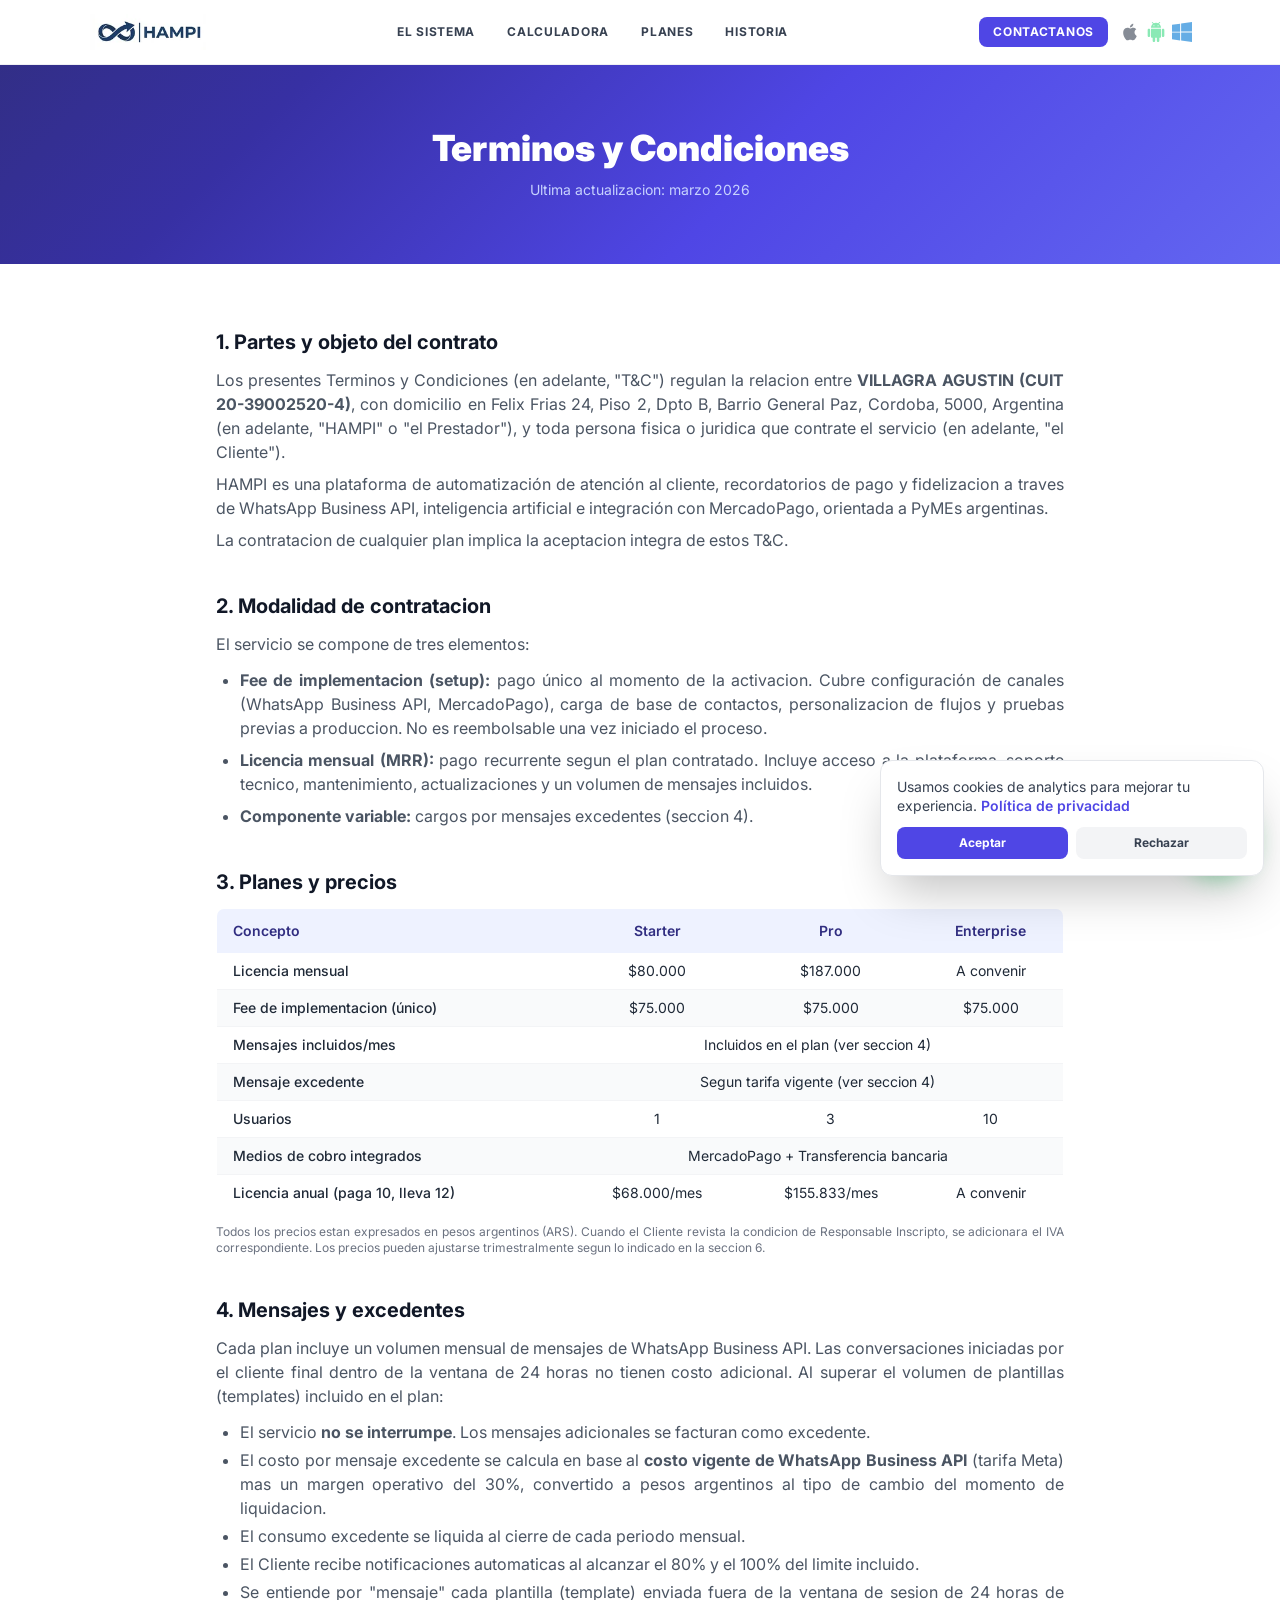
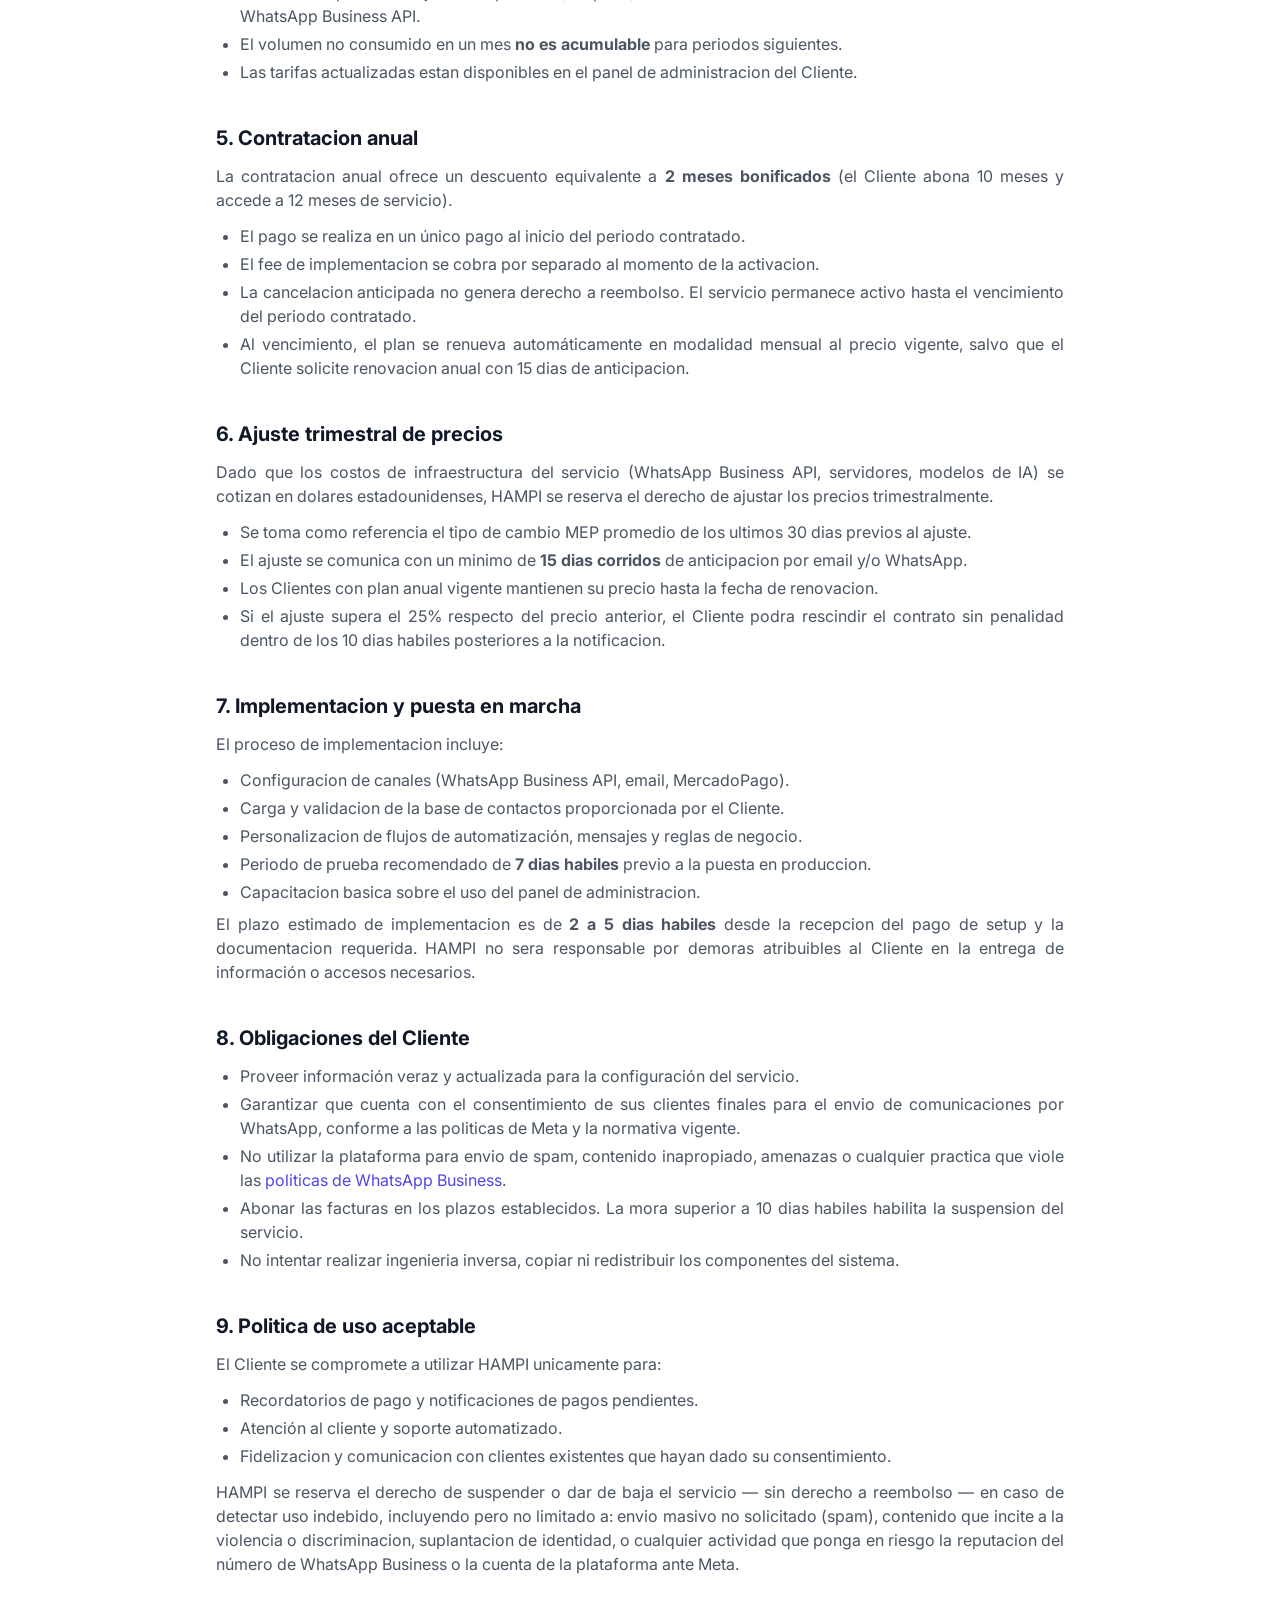
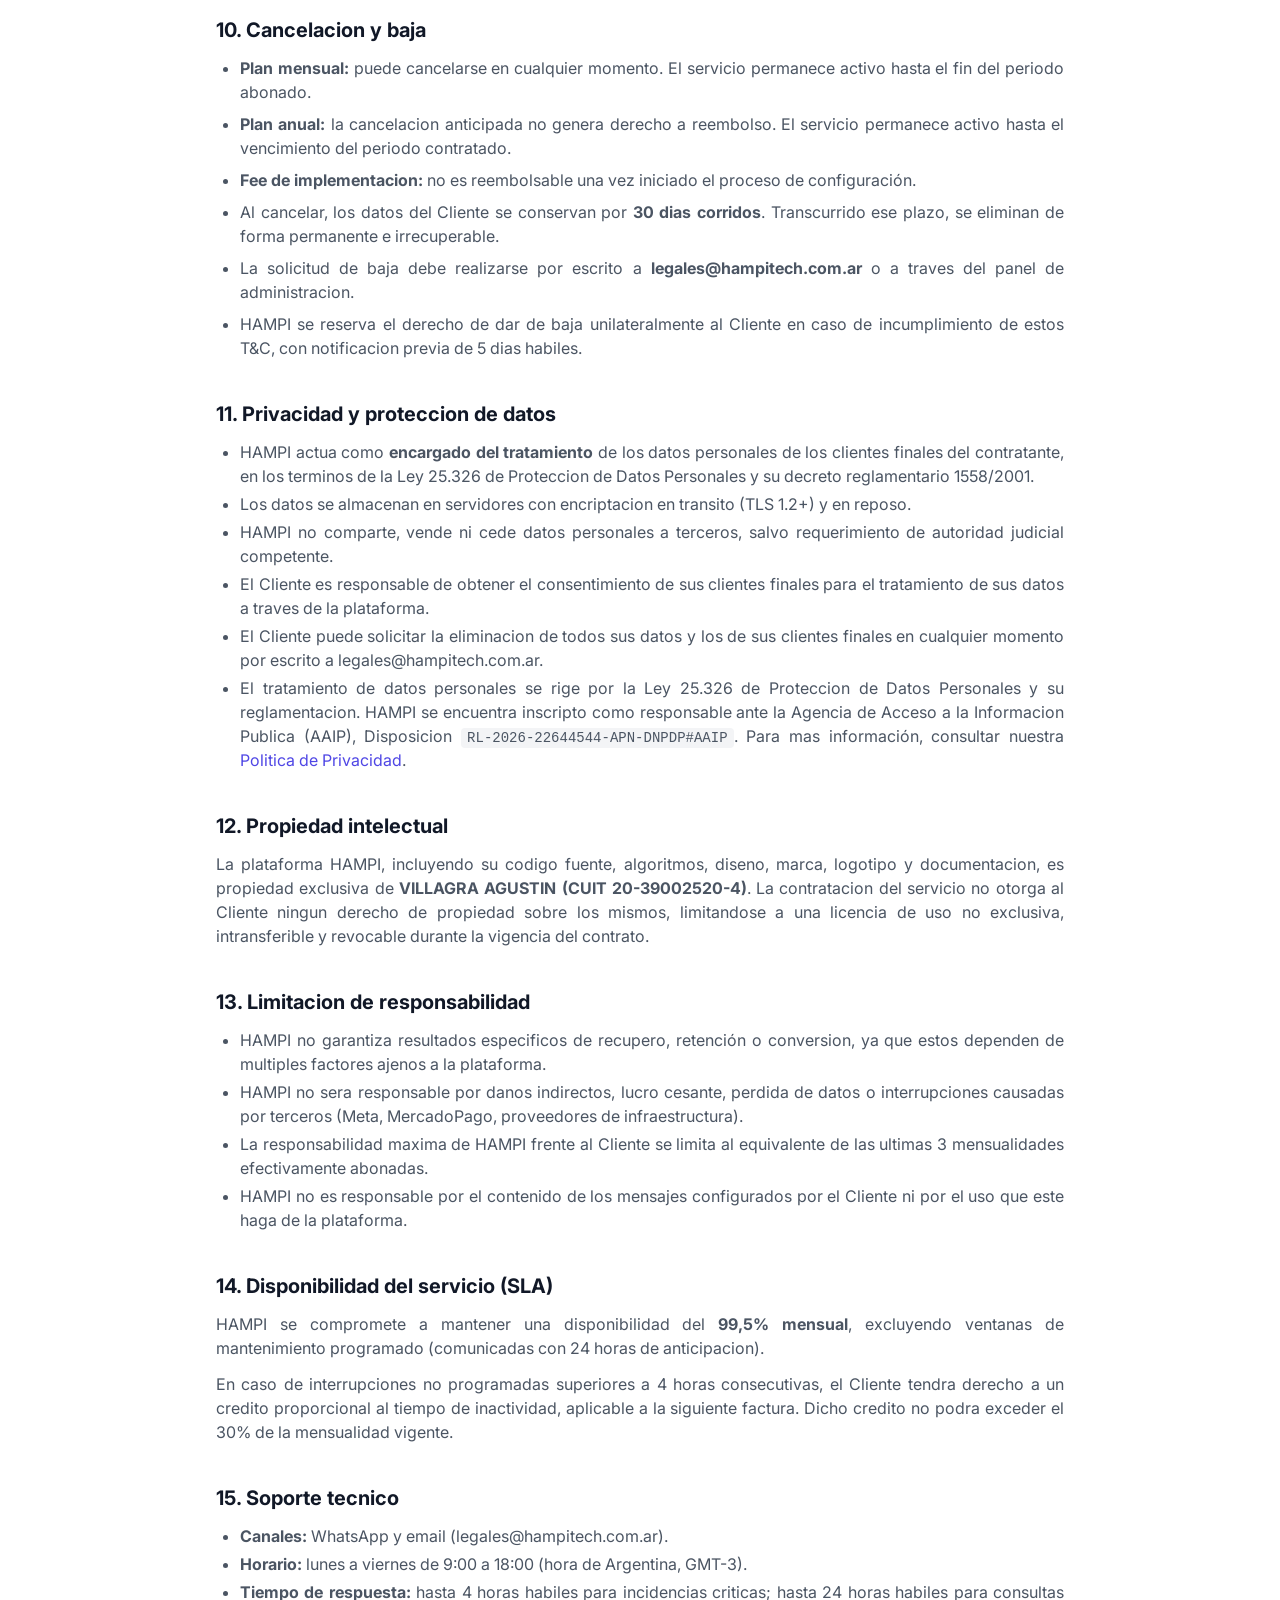
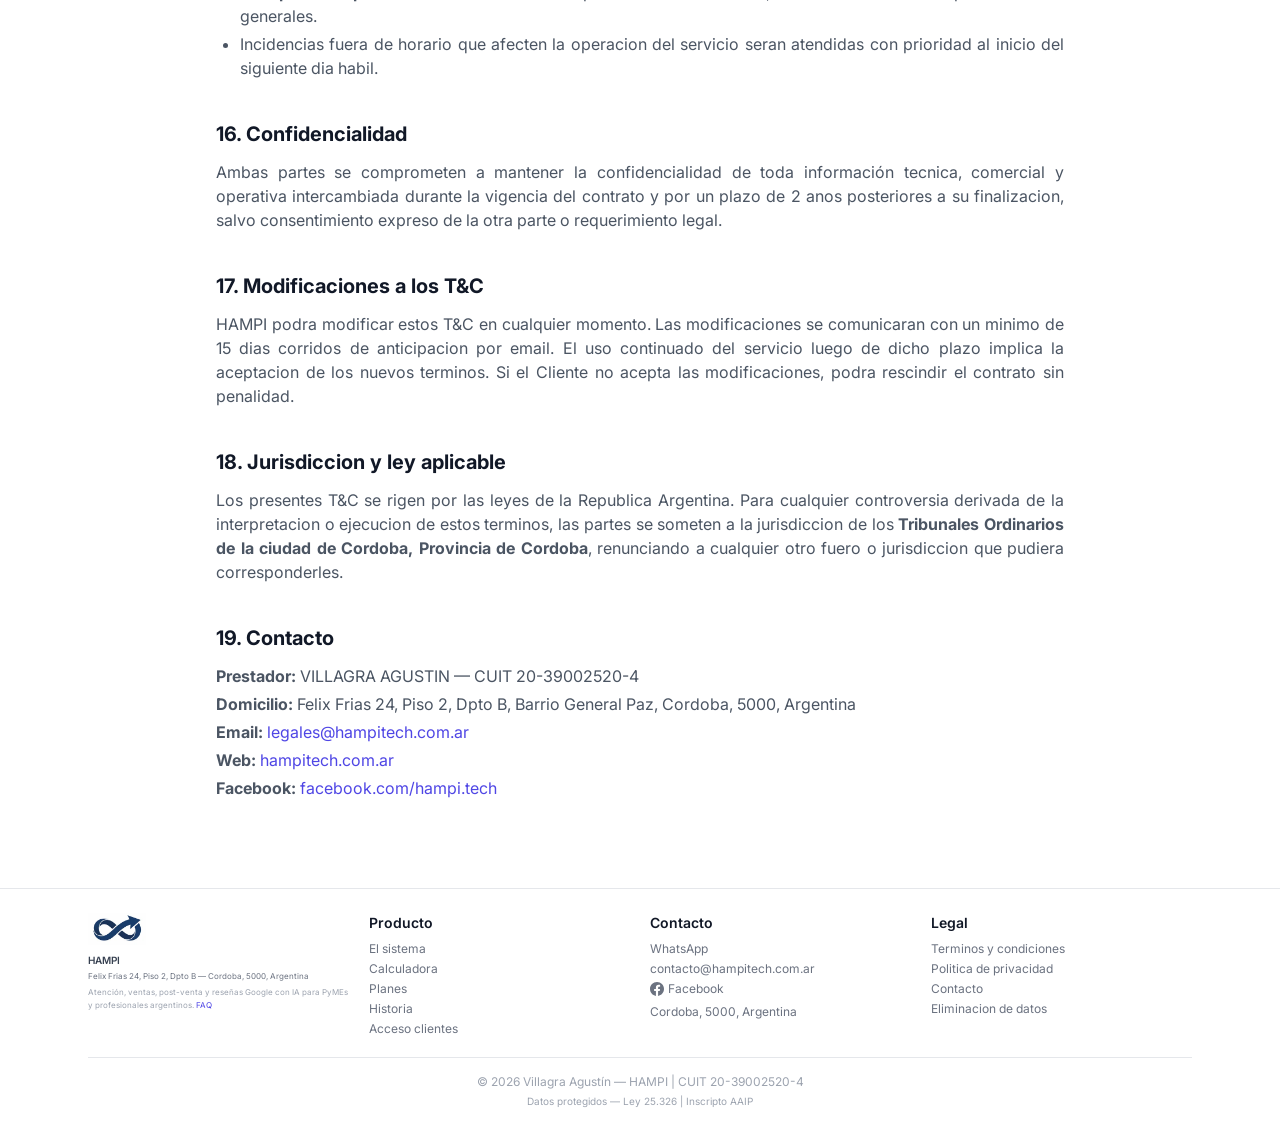
<file: terminos.html>
<!DOCTYPE html>
<html lang="es-AR">
<head>
  <meta charset="UTF-8">
  <meta name="viewport" content="width=device-width, initial-scale=1.0">
  <title>Terminos y Condiciones — HAMPI</title>
  <meta name="description" content="Terminos y condiciones de uso de la plataforma HAMPI. Informacion legal sobre el servicio.">
  <link rel="canonical" href="https://hampitech.com.ar/terminos.html">
  <meta property="og:image" content="https://hampitech.com.ar/og-logo.png">
  <meta name="theme-color" content="#4f46e5">
  <link rel="icon" type="image/png" sizes="32x32" href="logoxx.png">
  <link rel="apple-touch-icon" sizes="180x180" href="logoxx.png">
  <link rel="manifest" href="manifest.json">
  <link rel="preconnect" href="https://fonts.googleapis.com">
  <link rel="preconnect" href="https://fonts.gstatic.com" crossorigin>
  <link href="https://fonts.googleapis.com/css2?family=Inter:wght@400;500;600;700;800;900&display=swap" rel="stylesheet">
  <link rel="stylesheet" href="dist.css">
  <style>
    html{scroll-behavior:smooth}
    .reveal{opacity:0;transform:translateY(30px);transition:opacity .7s ease,transform .7s ease}
    .reveal.visible{opacity:1;transform:translateY(0)}
    .whatsapp-float{position:fixed;bottom:24px;right:24px;z-index:50;background:#25d366;color:#fff;border-radius:9999px;width:76px;height:76px;display:flex;align-items:center;justify-content:center;box-shadow:0 4px 20px rgba(37,211,102,.4);transition:transform .3s ease}
    .whatsapp-float:hover{transform:scale(1.1)}
    @keyframes pulse-ring{0%{box-shadow:0 0 0 0 rgba(37,211,102,.4)}70%{box-shadow:0 0 0 15px rgba(37,211,102,0)}100%{box-shadow:0 0 0 0 rgba(37,211,102,0)}}
    .whatsapp-float{animation:pulse-ring 2s infinite}
  </style>
  <!-- Google Analytics 4 -->
  <script async src="https://www.googletagmanager.com/gtag/js?id=G-G7MKH28DM8"></script>
  <script>
    window.dataLayer = window.dataLayer || [];
    function gtag(){dataLayer.push(arguments);}
    gtag('consent', 'default', { analytics_storage: 'denied' });
    gtag('js', new Date());
    if(localStorage.getItem('hampi_cookie_consent') === 'accepted') {
      gtag('consent', 'update', { analytics_storage: 'granted' });
    }
    gtag('config', 'G-G7MKH28DM8');
  </script>
</head>

<body class="font-sans text-gray-800 bg-white antialiased">

  <!-- ===== NAV (identico a index.html) ===== -->
  <nav id="main-nav" class="fixed top-0 w-full bg-white z-40 border-b border-gray-200/60 transition-shadow duration-300" style="box-shadow:none">
    <div class="max-w-6xl mx-auto px-4 sm:px-6 flex items-center justify-between h-16">
      <a href="index.html" class="flex items-center gap-2">
        <picture>
          <source srcset="hampilogo.webp" type="image/webp">
          <img src="hampilogo.png" alt="HAMPI" class="h-8 sm:h-9 w-auto object-contain" width="200" height="61" loading="lazy" style="image-rendering:-webkit-optimize-contrast;transform:translateZ(0)">
        </picture>
      </a>
      <div class="hidden md:flex items-center gap-8 text-xs font-bold text-gray-700 uppercase" style="letter-spacing:.06em">
        <a href="index.html#sistema" class="hover:text-brand-600 transition-colors">El sistema</a>
        <a href="index.html#calculadora" class="hover:text-brand-600 transition-colors">Calculadora</a>
        <a href="index.html#planes" class="hover:text-brand-600 transition-colors">Planes</a>
        <a href="historia.html" class="hover:text-brand-600 transition-colors">Historia</a>
      </div>
      <div class="flex items-center gap-3">
        <a href="https://api.whatsapp.com/send?phone=5493514084090&app_absent=0&text=Hola%2C%20quiero%20info%20sobre%20HAMPI" target="_blank" rel="noopener" id="nav-calc-cta" class="hidden sm:inline-flex items-center bg-brand-600 hover:bg-brand-700 text-white text-xs font-bold uppercase px-3.5 py-1.5 rounded-lg transition-colors" style="letter-spacing:.06em;line-height:1.5">
          CONTACTANOS
        </a>
        <div class="hidden sm:flex items-center gap-1.5 opacity-60"><svg class="h-5 w-5 text-gray-700" viewBox="0 0 24 24" fill="currentColor"><path d="M18.71 19.5c-.83 1.24-1.71 2.45-3.05 2.47-1.34.03-1.77-.79-3.29-.79-1.53 0-2 .77-3.27.82-1.31.05-2.3-1.32-3.14-2.53C4.25 17 2.94 12.45 4.7 9.39c.87-1.52 2.43-2.48 4.12-2.51 1.28-.02 2.5.87 3.29.87.78 0 2.26-1.07 3.8-.91.65.03 2.47.26 3.64 1.98-.09.06-2.17 1.28-2.15 3.81.03 3.02 2.65 4.03 2.68 4.04-.03.07-.42 1.44-1.38 2.83M13 3.5c.73-.83 1.94-1.46 2.94-1.5.13 1.17-.34 2.35-1.04 3.19-.69.85-1.83 1.51-2.95 1.42-.15-1.15.41-2.35 1.05-3.11z"/></svg><svg class="h-5 w-5" viewBox="0 0 24 24" fill="#3DDC84"><path d="M6 18c0 .55.45 1 1 1h1v3.5c0 .83.67 1.5 1.5 1.5s1.5-.67 1.5-1.5V19h2v3.5c0 .83.67 1.5 1.5 1.5s1.5-.67 1.5-1.5V19h1c.55 0 1-.45 1-1V8H6v10zM3.5 8C2.67 8 2 8.67 2 9.5v7c0 .83.67 1.5 1.5 1.5S5 17.33 5 16.5v-7C5 8.67 4.33 8 3.5 8zm17 0c-.83 0-1.5.67-1.5 1.5v7c0 .83.67 1.5 1.5 1.5s1.5-.67 1.5-1.5v-7c0-.83-.67-1.5-1.5-1.5zm-4.97-5.84l1.3-1.3c.2-.2.2-.51 0-.71-.2-.2-.51-.2-.71 0l-1.48 1.48C13.85 1.23 12.95 1 12 1c-.96 0-1.86.23-2.66.63L7.85.15c-.2-.2-.51-.2-.71 0-.2.2-.2.51 0 .71l1.31 1.31C6.97 3.26 6 5.01 6 7h12c0-1.99-.97-3.75-2.47-4.84zM10 5H9V4h1v1zm5 0h-1V4h1v1z"/></svg><svg class="h-5 w-5" viewBox="0 0 24 24" fill="#0078D4"><path d="M0 3.449L9.75 2.1v9.451H0m10.949-9.602L24 0v11.4H10.949M0 12.6h9.75v9.451L0 20.699M10.949 12.6H24V24l-13.051-1.851"/></svg></div>
      </div>
      <button id="menu-toggle" class="md:hidden ml-2 p-2 text-gray-600 hover:text-brand-600" aria-label="Menu">
        <svg class="w-6 h-6" fill="none" stroke="currentColor" viewBox="0 0 24 24"><path stroke-linecap="round" stroke-linejoin="round" stroke-width="2" d="M4 6h16M4 12h16M4 18h16"/></svg>
      </button>
    </div>
    <div id="mobile-menu" class="hidden md:hidden border-t border-gray-100 bg-white">
      <div class="px-4 py-3 space-y-2">
        <a href="index.html#sistema" class="block py-2 text-xs font-bold text-gray-700 uppercase" style="letter-spacing:.06em">El sistema</a>
        <a href="index.html#calculadora" class="block py-2 text-xs font-bold text-gray-700 uppercase" style="letter-spacing:.06em">Calculadora</a>
        <a href="index.html#planes" class="block py-2 text-xs font-bold text-gray-700 uppercase" style="letter-spacing:.06em">Planes</a>
        <a href="historia.html" class="block py-2 text-xs font-bold text-gray-700 uppercase" style="letter-spacing:.06em">Historia</a>
      </div>
    </div>
  </nav>

  <!-- ===== HERO T&C ===== -->
  <section class="pt-28 pb-12 sm:pt-32 sm:pb-16" style="background:linear-gradient(135deg,#312e81 0%,#3730a3 25%,#4f46e5 60%,#6366f1 100%)">
    <div class="max-w-4xl mx-auto px-4 sm:px-6 text-center">
      <h1 class="text-3xl sm:text-4xl font-black text-white mb-3">Terminos y Condiciones</h1>
      <p class="text-brand-200 text-sm">Ultima actualizacion: marzo 2026</p>
    </div>
  </section>

  <!-- ===== CONTENIDO T&C ===== -->
  <main class="max-w-4xl mx-auto px-4 sm:px-6 py-12 sm:py-16" style="text-align:justify">

    <!-- 1. Partes y objeto -->
    <section class="mb-10 reveal">
      <h2 class="text-xl font-bold text-gray-900 mb-3">1. Partes y objeto del contrato</h2>
      <p class="text-gray-600 mb-2">Los presentes Terminos y Condiciones (en adelante, "T&C") regulan la relacion entre <strong>VILLAGRA AGUSTIN (CUIT 20-39002520-4)</strong>, con domicilio en Felix Frias 24, Piso 2, Dpto B, Barrio General Paz, Cordoba, 5000, Argentina (en adelante, "HAMPI" o "el Prestador"), y toda persona fisica o juridica que contrate el servicio (en adelante, "el Cliente").</p>
      <p class="text-gray-600 mb-2">HAMPI es una plataforma de automatización de atención al cliente, recordatorios de pago y fidelizacion a traves de WhatsApp Business API, inteligencia artificial e integración con MercadoPago, orientada a PyMEs argentinas.</p>
      <p class="text-gray-600">La contratacion de cualquier plan implica la aceptacion integra de estos T&C.</p>
    </section>

    <!-- 2. Modalidad de contratacion -->
    <section class="mb-10 reveal">
      <h2 class="text-xl font-bold text-gray-900 mb-3">2. Modalidad de contratacion</h2>
      <p class="text-gray-600 mb-3">El servicio se compone de tres elementos:</p>
      <ul class="list-disc pl-6 text-gray-600 space-y-2">
        <li><strong>Fee de implementacion (setup):</strong> pago único al momento de la activacion. Cubre configuración de canales (WhatsApp Business API, MercadoPago), carga de base de contactos, personalizacion de flujos y pruebas previas a produccion. No es reembolsable una vez iniciado el proceso.</li>
        <li><strong>Licencia mensual (MRR):</strong> pago recurrente segun el plan contratado. Incluye acceso a la plataforma, soporte tecnico, mantenimiento, actualizaciones y un volumen de mensajes incluidos.</li>
        <li><strong>Componente variable:</strong> cargos por mensajes excedentes (seccion 4).</li>
      </ul>
    </section>

    <!-- 3. Planes y precios -->
    <section class="mb-10 reveal">
      <h2 class="text-xl font-bold text-gray-900 mb-3">3. Planes y precios</h2>
      <div class="overflow-x-auto">
        <table class="w-full text-sm border border-gray-200 rounded-lg overflow-hidden">
          <thead class="bg-brand-50 text-brand-900">
            <tr>
              <th class="text-left px-4 py-3 font-semibold">Concepto</th>
              <th class="text-center px-4 py-3 font-semibold">Starter</th>
              <th class="text-center px-4 py-3 font-semibold">Pro</th>
              <th class="text-center px-4 py-3 font-semibold">Enterprise</th>
            </tr>
          </thead>
          <tbody class="divide-y divide-gray-100">
            <tr>
              <td class="px-4 py-2 font-medium">Licencia mensual</td>
              <td class="px-4 py-2 text-center">$80.000</td>
              <td class="px-4 py-2 text-center">$187.000</td>
              <td class="px-4 py-2 text-center">A convenir</td>
            </tr>
            <tr class="bg-gray-50">
              <td class="px-4 py-2 font-medium">Fee de implementacion (único)</td>
              <td class="px-4 py-2 text-center">$75.000</td>
              <td class="px-4 py-2 text-center">$75.000</td>
              <td class="px-4 py-2 text-center">$75.000</td>
            </tr>
            <tr>
              <td class="px-4 py-2 font-medium">Mensajes incluidos/mes</td>
              <td class="px-4 py-2 text-center" colspan="3">Incluidos en el plan (ver seccion 4)</td>
            </tr>
            <tr class="bg-gray-50">
              <td class="px-4 py-2 font-medium">Mensaje excedente</td>
              <td class="px-4 py-2 text-center" colspan="3">Segun tarifa vigente (ver seccion 4)</td>
            </tr>
            <tr>
              <td class="px-4 py-2 font-medium">Usuarios</td>
              <td class="px-4 py-2 text-center">1</td>
              <td class="px-4 py-2 text-center">3</td>
              <td class="px-4 py-2 text-center">10</td>
            </tr>
            <tr class="bg-gray-50">
              <td class="px-4 py-2 font-medium">Medios de cobro integrados</td>
              <td class="px-4 py-2 text-center" colspan="3">MercadoPago + Transferencia bancaria</td>
            </tr>
            <tr>
              <td class="px-4 py-2 font-medium">Licencia anual (paga 10, lleva 12)</td>
              <td class="px-4 py-2 text-center">$68.000/mes</td>
              <td class="px-4 py-2 text-center">$155.833/mes</td>
              <td class="px-4 py-2 text-center">A convenir</td>
            </tr>
          </tbody>
        </table>
      </div>
      <p class="text-xs text-gray-500 mt-3">Todos los precios estan expresados en pesos argentinos (ARS). Cuando el Cliente revista la condicion de Responsable Inscripto, se adicionara el IVA correspondiente. Los precios pueden ajustarse trimestralmente segun lo indicado en la seccion 6.</p>
    </section>

    <!-- 4. Mensajes y excedentes -->
    <section class="mb-10 reveal">
      <h2 class="text-xl font-bold text-gray-900 mb-3">4. Mensajes y excedentes</h2>
      <p class="text-gray-600 mb-3">Cada plan incluye un volumen mensual de mensajes de WhatsApp Business API. Las conversaciones iniciadas por el cliente final dentro de la ventana de 24 horas no tienen costo adicional. Al superar el volumen de plantillas (templates) incluido en el plan:</p>
      <ul class="list-disc pl-6 text-gray-600 space-y-1">
        <li>El servicio <strong>no se interrumpe</strong>. Los mensajes adicionales se facturan como excedente.</li>
        <li>El costo por mensaje excedente se calcula en base al <strong>costo vigente de WhatsApp Business API</strong> (tarifa Meta) mas un margen operativo del 30%, convertido a pesos argentinos al tipo de cambio del momento de liquidacion.</li>
        <li>El consumo excedente se liquida al cierre de cada periodo mensual.</li>
        <li>El Cliente recibe notificaciones automaticas al alcanzar el 80% y el 100% del limite incluido.</li>
        <li>Se entiende por "mensaje" cada plantilla (template) enviada fuera de la ventana de sesion de 24 horas de WhatsApp Business API.</li>
        <li>El volumen no consumido en un mes <strong>no es acumulable</strong> para periodos siguientes.</li>
        <li>Las tarifas actualizadas estan disponibles en el panel de administracion del Cliente.</li>
      </ul>
    </section>

    <!-- 5. Plan anual -->
    <section class="mb-10 reveal">
      <h2 class="text-xl font-bold text-gray-900 mb-3">5. Contratacion anual</h2>
      <p class="text-gray-600 mb-3">La contratacion anual ofrece un descuento equivalente a <strong>2 meses bonificados</strong> (el Cliente abona 10 meses y accede a 12 meses de servicio).</p>
      <ul class="list-disc pl-6 text-gray-600 space-y-1">
        <li>El pago se realiza en un único pago al inicio del periodo contratado.</li>
        <li>El fee de implementacion se cobra por separado al momento de la activacion.</li>
        <li>La cancelacion anticipada no genera derecho a reembolso. El servicio permanece activo hasta el vencimiento del periodo contratado.</li>
        <li>Al vencimiento, el plan se renueva automáticamente en modalidad mensual al precio vigente, salvo que el Cliente solicite renovacion anual con 15 dias de anticipacion.</li>
      </ul>
    </section>

    <!-- 7. Ajuste de precios -->
    <section class="mb-10 reveal">
      <h2 class="text-xl font-bold text-gray-900 mb-3">6. Ajuste trimestral de precios</h2>
      <p class="text-gray-600 mb-3">Dado que los costos de infraestructura del servicio (WhatsApp Business API, servidores, modelos de IA) se cotizan en dolares estadounidenses, HAMPI se reserva el derecho de ajustar los precios trimestralmente.</p>
      <ul class="list-disc pl-6 text-gray-600 space-y-1">
        <li>Se toma como referencia el tipo de cambio MEP promedio de los ultimos 30 dias previos al ajuste.</li>
        <li>El ajuste se comunica con un minimo de <strong>15 dias corridos</strong> de anticipacion por email y/o WhatsApp.</li>
        <li>Los Clientes con plan anual vigente mantienen su precio hasta la fecha de renovacion.</li>
        <li>Si el ajuste supera el 25% respecto del precio anterior, el Cliente podra rescindir el contrato sin penalidad dentro de los 10 dias habiles posteriores a la notificacion.</li>
      </ul>
    </section>

    <!-- 8. Implementacion y puesta en marcha -->
    <section class="mb-10 reveal">
      <h2 class="text-xl font-bold text-gray-900 mb-3">7. Implementacion y puesta en marcha</h2>
      <p class="text-gray-600 mb-3">El proceso de implementacion incluye:</p>
      <ul class="list-disc pl-6 text-gray-600 space-y-1">
        <li>Configuracion de canales (WhatsApp Business API, email, MercadoPago).</li>
        <li>Carga y validacion de la base de contactos proporcionada por el Cliente.</li>
        <li>Personalizacion de flujos de automatización, mensajes y reglas de negocio.</li>
        <li>Periodo de prueba recomendado de <strong>7 dias habiles</strong> previo a la puesta en produccion.</li>
        <li>Capacitacion basica sobre el uso del panel de administracion.</li>
      </ul>
      <p class="text-gray-600 mt-2">El plazo estimado de implementacion es de <strong>2 a 5 dias habiles</strong> desde la recepcion del pago de setup y la documentacion requerida. HAMPI no sera responsable por demoras atribuibles al Cliente en la entrega de información o accesos necesarios.</p>
    </section>

    <!-- 9. Obligaciones del cliente -->
    <section class="mb-10 reveal">
      <h2 class="text-xl font-bold text-gray-900 mb-3">8. Obligaciones del Cliente</h2>
      <ul class="list-disc pl-6 text-gray-600 space-y-1">
        <li>Proveer información veraz y actualizada para la configuración del servicio.</li>
        <li>Garantizar que cuenta con el consentimiento de sus clientes finales para el envio de comunicaciones por WhatsApp, conforme a las politicas de Meta y la normativa vigente.</li>
        <li>No utilizar la plataforma para envio de spam, contenido inapropiado, amenazas o cualquier practica que viole las <a href="https://www.whatsapp.com/legal/business-policy/" target="_blank" rel="noopener" class="text-brand-600 hover:underline">politicas de WhatsApp Business</a>.</li>
        <li>Abonar las facturas en los plazos establecidos. La mora superior a 10 dias habiles habilita la suspension del servicio.</li>
        <li>No intentar realizar ingenieria inversa, copiar ni redistribuir los componentes del sistema.</li>
      </ul>
    </section>

    <!-- 10. Uso aceptable -->
    <section class="mb-10 reveal">
      <h2 class="text-xl font-bold text-gray-900 mb-3">9. Politica de uso aceptable</h2>
      <p class="text-gray-600 mb-3">El Cliente se compromete a utilizar HAMPI unicamente para:</p>
      <ul class="list-disc pl-6 text-gray-600 space-y-1">
        <li>Recordatorios de pago y notificaciones de pagos pendientes.</li>
        <li>Atención al cliente y soporte automatizado.</li>
        <li>Fidelizacion y comunicacion con clientes existentes que hayan dado su consentimiento.</li>
      </ul>
      <p class="text-gray-600 mt-3">HAMPI se reserva el derecho de suspender o dar de baja el servicio — sin derecho a reembolso — en caso de detectar uso indebido, incluyendo pero no limitado a: envio masivo no solicitado (spam), contenido que incite a la violencia o discriminacion, suplantacion de identidad, o cualquier actividad que ponga en riesgo la reputacion del número de WhatsApp Business o la cuenta de la plataforma ante Meta.</p>
    </section>

    <!-- 11. Cancelacion y baja -->
    <section class="mb-10 reveal">
      <h2 class="text-xl font-bold text-gray-900 mb-3">10. Cancelacion y baja</h2>
      <ul class="list-disc pl-6 text-gray-600 space-y-2">
        <li><strong>Plan mensual:</strong> puede cancelarse en cualquier momento. El servicio permanece activo hasta el fin del periodo abonado.</li>
        <li><strong>Plan anual:</strong> la cancelacion anticipada no genera derecho a reembolso. El servicio permanece activo hasta el vencimiento del periodo contratado.</li>
        <li><strong>Fee de implementacion:</strong> no es reembolsable una vez iniciado el proceso de configuración.</li>
        <li>Al cancelar, los datos del Cliente se conservan por <strong>30 dias corridos</strong>. Transcurrido ese plazo, se eliminan de forma permanente e irrecuperable.</li>
        <li>La solicitud de baja debe realizarse por escrito a <strong>legales@hampitech.com.ar</strong> o a traves del panel de administracion.</li>
        <li>HAMPI se reserva el derecho de dar de baja unilateralmente al Cliente en caso de incumplimiento de estos T&C, con notificacion previa de 5 dias habiles.</li>
      </ul>
    </section>

    <!-- 12. Privacidad y proteccion de datos -->
    <section class="mb-10 reveal">
      <h2 class="text-xl font-bold text-gray-900 mb-3">11. Privacidad y proteccion de datos</h2>
      <ul class="list-disc pl-6 text-gray-600 space-y-1">
        <li>HAMPI actua como <strong>encargado del tratamiento</strong> de los datos personales de los clientes finales del contratante, en los terminos de la Ley 25.326 de Proteccion de Datos Personales y su decreto reglamentario 1558/2001.</li>
        <li>Los datos se almacenan en servidores con encriptacion en transito (TLS 1.2+) y en reposo.</li>
        <li>HAMPI no comparte, vende ni cede datos personales a terceros, salvo requerimiento de autoridad judicial competente.</li>
        <li>El Cliente es responsable de obtener el consentimiento de sus clientes finales para el tratamiento de sus datos a traves de la plataforma.</li>
        <li>El Cliente puede solicitar la eliminacion de todos sus datos y los de sus clientes finales en cualquier momento por escrito a legales@hampitech.com.ar.</li>
        <li>El tratamiento de datos personales se rige por la Ley 25.326 de Proteccion de Datos Personales y su reglamentacion. HAMPI se encuentra inscripto como responsable ante la Agencia de Acceso a la Informacion Publica (AAIP), Disposicion <code class="text-sm bg-gray-100 px-1.5 py-0.5 rounded">RL-2026-22644544-APN-DNPDP#AAIP</code>. Para mas información, consultar nuestra <a href="privacidad.html" class="text-brand-600 hover:underline">Politica de Privacidad</a>.</li>
      </ul>
    </section>

    <!-- 13. Propiedad intelectual -->
    <section class="mb-10 reveal">
      <h2 class="text-xl font-bold text-gray-900 mb-3">12. Propiedad intelectual</h2>
      <p class="text-gray-600">La plataforma HAMPI, incluyendo su codigo fuente, algoritmos, diseno, marca, logotipo y documentacion, es propiedad exclusiva de <strong>VILLAGRA AGUSTIN (CUIT 20-39002520-4)</strong>. La contratacion del servicio no otorga al Cliente ningun derecho de propiedad sobre los mismos, limitandose a una licencia de uso no exclusiva, intransferible y revocable durante la vigencia del contrato.</p>
    </section>

    <!-- 14. Limitacion de responsabilidad -->
    <section class="mb-10 reveal">
      <h2 class="text-xl font-bold text-gray-900 mb-3">13. Limitacion de responsabilidad</h2>
      <ul class="list-disc pl-6 text-gray-600 space-y-1">
        <li>HAMPI no garantiza resultados especificos de recupero, retención o conversion, ya que estos dependen de multiples factores ajenos a la plataforma.</li>
        <li>HAMPI no sera responsable por danos indirectos, lucro cesante, perdida de datos o interrupciones causadas por terceros (Meta, MercadoPago, proveedores de infraestructura).</li>
        <li>La responsabilidad maxima de HAMPI frente al Cliente se limita al equivalente de las ultimas 3 mensualidades efectivamente abonadas.</li>
        <li>HAMPI no es responsable por el contenido de los mensajes configurados por el Cliente ni por el uso que este haga de la plataforma.</li>
      </ul>
    </section>

    <!-- 15. Disponibilidad del servicio (SLA) -->
    <section class="mb-10 reveal">
      <h2 class="text-xl font-bold text-gray-900 mb-3">14. Disponibilidad del servicio (SLA)</h2>
      <p class="text-gray-600 mb-3">HAMPI se compromete a mantener una disponibilidad del <strong>99,5% mensual</strong>, excluyendo ventanas de mantenimiento programado (comunicadas con 24 horas de anticipacion).</p>
      <p class="text-gray-600">En caso de interrupciones no programadas superiores a 4 horas consecutivas, el Cliente tendra derecho a un credito proporcional al tiempo de inactividad, aplicable a la siguiente factura. Dicho credito no podra exceder el 30% de la mensualidad vigente.</p>
    </section>

    <!-- 16. Soporte tecnico -->
    <section class="mb-10 reveal">
      <h2 class="text-xl font-bold text-gray-900 mb-3">15. Soporte tecnico</h2>
      <ul class="list-disc pl-6 text-gray-600 space-y-1">
        <li><strong>Canales:</strong> WhatsApp y email (legales@hampitech.com.ar).</li>
        <li><strong>Horario:</strong> lunes a viernes de 9:00 a 18:00 (hora de Argentina, GMT-3).</li>
        <li><strong>Tiempo de respuesta:</strong> hasta 4 horas habiles para incidencias criticas; hasta 24 horas habiles para consultas generales.</li>
        <li>Incidencias fuera de horario que afecten la operacion del servicio seran atendidas con prioridad al inicio del siguiente dia habil.</li>
      </ul>
    </section>

    <!-- 17. Confidencialidad -->
    <section class="mb-10 reveal">
      <h2 class="text-xl font-bold text-gray-900 mb-3">16. Confidencialidad</h2>
      <p class="text-gray-600">Ambas partes se comprometen a mantener la confidencialidad de toda información tecnica, comercial y operativa intercambiada durante la vigencia del contrato y por un plazo de 2 anos posteriores a su finalizacion, salvo consentimiento expreso de la otra parte o requerimiento legal.</p>
    </section>

    <!-- 18. Modificaciones -->
    <section class="mb-10 reveal">
      <h2 class="text-xl font-bold text-gray-900 mb-3">17. Modificaciones a los T&C</h2>
      <p class="text-gray-600">HAMPI podra modificar estos T&C en cualquier momento. Las modificaciones se comunicaran con un minimo de 15 dias corridos de anticipacion por email. El uso continuado del servicio luego de dicho plazo implica la aceptacion de los nuevos terminos. Si el Cliente no acepta las modificaciones, podra rescindir el contrato sin penalidad.</p>
    </section>

    <!-- 19. Jurisdiccion y ley aplicable -->
    <section class="mb-10 reveal">
      <h2 class="text-xl font-bold text-gray-900 mb-3">18. Jurisdiccion y ley aplicable</h2>
      <p class="text-gray-600">Los presentes T&C se rigen por las leyes de la Republica Argentina. Para cualquier controversia derivada de la interpretacion o ejecucion de estos terminos, las partes se someten a la jurisdiccion de los <strong>Tribunales Ordinarios de la ciudad de Cordoba, Provincia de Cordoba</strong>, renunciando a cualquier otro fuero o jurisdiccion que pudiera corresponderles.</p>
    </section>

    <!-- 20. Contacto -->
    <section class="mb-6 reveal">
      <h2 class="text-xl font-bold text-gray-900 mb-3">19. Contacto</h2>
      <p class="text-gray-600 mb-1"><strong>Prestador:</strong> VILLAGRA AGUSTIN — CUIT 20-39002520-4</p>
      <p class="text-gray-600 mb-1"><strong>Domicilio:</strong> Felix Frias 24, Piso 2, Dpto B, Barrio General Paz, Cordoba, 5000, Argentina</p>
      <p class="text-gray-600 mb-1"><strong>Email:</strong> <a href="mailto:legales@hampitech.com.ar" class="text-brand-600 hover:underline">legales@hampitech.com.ar</a></p>
      <p class="text-gray-600 mb-1"><strong>Web:</strong> <a href="https://hampitech.com.ar" class="text-brand-600 hover:underline">hampitech.com.ar</a></p>
      <p class="text-gray-600"><strong>Facebook:</strong> <a href="https://facebook.com/hampi.tech/" target="_blank" rel="noopener" class="text-brand-600 hover:underline">facebook.com/hampi.tech</a></p>
    </section>

  </main>

  <!-- ===== FOOTER (identico a index.html) ===== -->
  <footer class="bg-white text-gray-500 py-6 border-t border-gray-200">
    <div class="max-w-6xl mx-auto px-4 sm:px-6">
      <div class="grid sm:grid-cols-2 lg:grid-cols-4 gap-5 mb-5">
        <div>
          <div class="mb-2"><picture><source srcset="logoabajo.webp" type="image/webp"><img src="logoabajo.png" alt="HAMPI" class="h-8 w-auto object-contain" width="200" height="111" loading="lazy"></picture></div>
          <p class="text-[10px] font-semibold text-gray-700 mb-0.5">HAMPI</p>
          <p class="text-[8px] text-gray-500 mb-1">Felix Frias 24, Piso 2, Dpto B — Cordoba, 5000, Argentina</p>
          <p class="text-[8px] leading-relaxed text-gray-400">Atención, ventas, post-venta y reseñas Google con IA para PyMEs y profesionales argentinos. <a href="faq.html" class="text-brand-600 hover:underline">FAQ</a></p>
        </div>
        <div>
          <h4 class="text-gray-900 font-semibold mb-2 text-sm">Producto</h4>
          <ul class="space-y-1 text-xs">
            <li><a href="index.html#sistema" class="hover:text-gray-900 transition-colors">El sistema</a></li>
            <li><a href="index.html#calculadora" class="hover:text-gray-900 transition-colors">Calculadora</a></li>
            <li><a href="index.html#planes" class="hover:text-gray-900 transition-colors">Planes</a></li>
            <li><a href="historia.html" class="hover:text-gray-900 transition-colors">Historia</a></li>
            <li><a href="https://dash.hampi.tech/login" target="_blank" rel="noopener" class="hover:text-gray-900 transition-colors">Acceso clientes</a></li>
          </ul>
        </div>
        <div>
          <h4 class="text-gray-900 font-semibold mb-2 text-sm">Contacto</h4>
          <ul class="space-y-1 text-xs">
            <li><a href="https://api.whatsapp.com/send?phone=5493514084090&app_absent=0" target="_blank" rel="noopener" class="hover:text-gray-900 transition-colors">WhatsApp</a></li>
            <li><a href="mailto:contacto@hampitech.com.ar" class="hover:text-gray-900 transition-colors">contacto@hampitech.com.ar</a></li>
            <li><a href="https://facebook.com/hampi.tech/" target="_blank" rel="noopener" class="inline-flex items-center gap-1 hover:text-gray-900 transition-colors"><svg class="w-3.5 h-3.5" fill="currentColor" viewBox="0 0 24 24"><path d="M24 12.073c0-6.627-5.373-12-12-12s-12 5.373-12 12c0 5.99 4.388 10.954 10.125 11.854v-8.385H7.078v-3.47h3.047V9.43c0-3.007 1.792-4.669 4.533-4.669 1.312 0 2.686.235 2.686.235v2.953H15.83c-1.491 0-1.956.925-1.956 1.874v2.25h3.328l-.532 3.47h-2.796v8.385C19.612 23.027 24 18.062 24 12.073z"/></svg>Facebook</a></li>
            <li>Cordoba, 5000, Argentina</li>
          </ul>
        </div>
        <div>
          <h4 class="text-gray-900 font-semibold mb-2 text-sm">Legal</h4>
          <ul class="space-y-1 text-xs">
            <li><a href="terminos.html" class="hover:text-gray-900 transition-colors">Terminos y condiciones</a></li>
            <li><a href="privacidad.html" class="hover:text-gray-900 transition-colors">Politica de privacidad</a></li>
            <li><a href="contacto.html" class="hover:text-gray-900 transition-colors">Contacto</a></li>
            <li><a href="eliminacion-datos.html" class="hover:text-gray-900 transition-colors">Eliminacion de datos</a></li>
          </ul>
        </div>
      </div>
      <div class="border-t border-gray-200 pt-4 text-center">
        <p class="text-xs text-gray-400">&copy; 2026 Villagra Agustín — HAMPI | CUIT 20-39002520-4</p>
        <p class="text-[10px] text-gray-400 mt-1"><a href="privacidad.html" class="hover:text-brand-600 transition-colors">Datos protegidos — Ley 25.326 | Inscripto AAIP</a></p>
      </div>
    </div>
  </footer>

  <!-- WhatsApp Float -->
  <a href="https://api.whatsapp.com/send?phone=5493514084090&app_absent=0&text=Hola%2C%20quiero%20info%20sobre%20HAMPI" target="_blank" rel="noopener" class="whatsapp-float" aria-label="Contactar por WhatsApp">
    <svg class="w-9 h-9" fill="currentColor" viewBox="0 0 24 24"><path d="M17.472 14.382c-.297-.149-1.758-.867-2.03-.967-.273-.099-.471-.148-.67.15-.197.297-.767.966-.94 1.164-.173.199-.347.223-.644.075-.297-.15-1.255-.463-2.39-1.475-.883-.788-1.48-1.761-1.653-2.059-.173-.297-.018-.458.13-.606.134-.133.298-.347.446-.52.149-.174.198-.298.298-.497.099-.198.05-.371-.025-.52-.075-.149-.669-1.612-.916-2.207-.242-.579-.487-.5-.669-.51-.173-.008-.371-.01-.57-.01-.198 0-.52.074-.792.372-.272.297-1.04 1.016-1.04 2.479 0 1.462 1.065 2.875 1.213 3.074.149.198 2.096 3.2 5.077 4.487.709.306 1.262.489 1.694.625.712.227 1.36.195 1.871.118.571-.085 1.758-.719 2.006-1.413.248-.694.248-1.289.173-1.413-.074-.124-.272-.198-.57-.347z"/><path d="M12 0C5.373 0 0 5.373 0 12c0 2.625.846 5.059 2.284 7.034L.789 23.492a.75.75 0 00.913.913l4.458-1.495A11.952 11.952 0 0012 24c6.627 0 12-5.373 12-12S18.627 0 12 0zm0 22c-2.347 0-4.518-.804-6.236-2.152l-.436-.35-3.027 1.015 1.015-3.027-.35-.436A9.956 9.956 0 012 12C2 6.486 6.486 2 12 2s10 4.486 10 10-4.486 10-10 10z"/></svg>
  </a>

  <script>
    // === Mobile menu ===
    document.getElementById('menu-toggle').addEventListener('click', () => document.getElementById('mobile-menu').classList.toggle('hidden'));
    document.querySelectorAll('#mobile-menu a').forEach(a => a.addEventListener('click', () => document.getElementById('mobile-menu').classList.add('hidden')));

    // === Nav scroll shadow ===
    (function(){
      const nav = document.getElementById('main-nav');
      if(!nav) return;
      let ticking = false;
      window.addEventListener('scroll', function(){
        if(!ticking){
          requestAnimationFrame(function(){
            if(window.scrollY > 10){
              nav.style.boxShadow = '0 10px 30px rgba(30,58,138,.08)';
              nav.style.borderBottomColor = 'transparent';
            } else {
              nav.style.boxShadow = 'none';
              nav.style.borderBottomColor = '';
            }
            ticking = false;
          });
          ticking = true;
        }
      });
    })();

    // === Scroll Reveal ===
    const obs = new IntersectionObserver((entries) => {
      entries.forEach(e => { if (e.isIntersecting) { e.target.classList.add('visible'); obs.unobserve(e.target); } });
    }, { threshold: 0.1, rootMargin: '0px 0px -50px 0px' });
    document.querySelectorAll('.reveal').forEach(el => obs.observe(el));
  </script>

<!-- Smart WhatsApp Redirect: mobile → app nativa, desktop → WhatsApp Web -->
<script>
(function(){
  var isMobile = /Android|iPhone|iPad|iPod|Opera Mini|IEMobile/i.test(navigator.userAgent);
  document.addEventListener('click', function(e){
    var link = e.target.closest('a[href*="api.whatsapp.com/send"]');
    if (!link) return;
    if (isMobile) return;
    e.preventDefault();
    var url = link.href.replace('api.whatsapp.com/send', 'web.whatsapp.com/send');
    window.open(url, '_blank');
  });
})();
</script>

<!-- Cookie Consent Banner -->
<div id="cookie-banner" class="fixed bottom-20 right-4 sm:bottom-6 max-w-sm bg-white rounded-xl shadow-2xl border border-gray-200 p-4 z-[60]" style="display:none">
  <p class="text-sm text-gray-700 mb-3 leading-snug">Usamos cookies de analytics para mejorar tu experiencia. <a href="privacidad.html" class="text-indigo-600 hover:underline font-semibold">Política de privacidad</a></p>
  <div class="flex gap-2">
    <button onclick="hampiCookieConsent('accepted')" class="flex-1 bg-indigo-600 hover:bg-indigo-700 text-white text-xs font-bold py-2 rounded-lg transition-colors">Aceptar</button>
    <button onclick="hampiCookieConsent('rejected')" class="flex-1 bg-gray-100 hover:bg-gray-200 text-gray-700 text-xs font-bold py-2 rounded-lg transition-colors">Rechazar</button>
  </div>
</div>
<script>
(function(){var b=document.getElementById('cookie-banner');if(!localStorage.getItem('hampi_cookie_consent')){b.style.display='block'}window.hampiCookieConsent=function(v){localStorage.setItem('hampi_cookie_consent',v);b.style.display='none';if(v==='accepted'&&window.gtag){gtag('consent','update',{analytics_storage:'granted'})}};})();
</script>

</body>
</html>
</file>
<file: dist.css>
*,:after,:before{--tw-border-spacing-x:0;--tw-border-spacing-y:0;--tw-translate-x:0;--tw-translate-y:0;--tw-rotate:0;--tw-skew-x:0;--tw-skew-y:0;--tw-scale-x:1;--tw-scale-y:1;--tw-pan-x: ;--tw-pan-y: ;--tw-pinch-zoom: ;--tw-scroll-snap-strictness:proximity;--tw-gradient-from-position: ;--tw-gradient-via-position: ;--tw-gradient-to-position: ;--tw-ordinal: ;--tw-slashed-zero: ;--tw-numeric-figure: ;--tw-numeric-spacing: ;--tw-numeric-fraction: ;--tw-ring-inset: ;--tw-ring-offset-width:0px;--tw-ring-offset-color:#fff;--tw-ring-color:rgba(59,130,246,.5);--tw-ring-offset-shadow:0 0 #0000;--tw-ring-shadow:0 0 #0000;--tw-shadow:0 0 #0000;--tw-shadow-colored:0 0 #0000;--tw-blur: ;--tw-brightness: ;--tw-contrast: ;--tw-grayscale: ;--tw-hue-rotate: ;--tw-invert: ;--tw-saturate: ;--tw-sepia: ;--tw-drop-shadow: ;--tw-backdrop-blur: ;--tw-backdrop-brightness: ;--tw-backdrop-contrast: ;--tw-backdrop-grayscale: ;--tw-backdrop-hue-rotate: ;--tw-backdrop-invert: ;--tw-backdrop-opacity: ;--tw-backdrop-saturate: ;--tw-backdrop-sepia: ;--tw-contain-size: ;--tw-contain-layout: ;--tw-contain-paint: ;--tw-contain-style: }::backdrop{--tw-border-spacing-x:0;--tw-border-spacing-y:0;--tw-translate-x:0;--tw-translate-y:0;--tw-rotate:0;--tw-skew-x:0;--tw-skew-y:0;--tw-scale-x:1;--tw-scale-y:1;--tw-pan-x: ;--tw-pan-y: ;--tw-pinch-zoom: ;--tw-scroll-snap-strictness:proximity;--tw-gradient-from-position: ;--tw-gradient-via-position: ;--tw-gradient-to-position: ;--tw-ordinal: ;--tw-slashed-zero: ;--tw-numeric-figure: ;--tw-numeric-spacing: ;--tw-numeric-fraction: ;--tw-ring-inset: ;--tw-ring-offset-width:0px;--tw-ring-offset-color:#fff;--tw-ring-color:rgba(59,130,246,.5);--tw-ring-offset-shadow:0 0 #0000;--tw-ring-shadow:0 0 #0000;--tw-shadow:0 0 #0000;--tw-shadow-colored:0 0 #0000;--tw-blur: ;--tw-brightness: ;--tw-contrast: ;--tw-grayscale: ;--tw-hue-rotate: ;--tw-invert: ;--tw-saturate: ;--tw-sepia: ;--tw-drop-shadow: ;--tw-backdrop-blur: ;--tw-backdrop-brightness: ;--tw-backdrop-contrast: ;--tw-backdrop-grayscale: ;--tw-backdrop-hue-rotate: ;--tw-backdrop-invert: ;--tw-backdrop-opacity: ;--tw-backdrop-saturate: ;--tw-backdrop-sepia: ;--tw-contain-size: ;--tw-contain-layout: ;--tw-contain-paint: ;--tw-contain-style: }/*! tailwindcss v3.4.19 | MIT License | https://tailwindcss.com*/*,:after,:before{box-sizing:border-box;border:0 solid #e5e7eb}:after,:before{--tw-content:""}:host,html{line-height:1.5;-webkit-text-size-adjust:100%;-moz-tab-size:4;-o-tab-size:4;tab-size:4;font-family:Inter,system-ui,sans-serif;font-feature-settings:normal;font-variation-settings:normal;-webkit-tap-highlight-color:transparent}body{margin:0;line-height:inherit}hr{height:0;color:inherit;border-top-width:1px}abbr:where([title]){-webkit-text-decoration:underline dotted;text-decoration:underline dotted}h1,h2,h3,h4,h5,h6{font-size:inherit;font-weight:inherit}a{color:inherit;text-decoration:inherit}b,strong{font-weight:bolder}code,kbd,pre,samp{font-family:ui-monospace,SFMono-Regular,Menlo,Monaco,Consolas,Liberation Mono,Courier New,monospace;font-feature-settings:normal;font-variation-settings:normal;font-size:1em}small{font-size:80%}sub,sup{font-size:75%;line-height:0;position:relative;vertical-align:baseline}sub{bottom:-.25em}sup{top:-.5em}table{text-indent:0;border-color:inherit;border-collapse:collapse}button,input,optgroup,select,textarea{font-family:inherit;font-feature-settings:inherit;font-variation-settings:inherit;font-size:100%;font-weight:inherit;line-height:inherit;letter-spacing:inherit;color:inherit;margin:0;padding:0}button,select{text-transform:none}button,input:where([type=button]),input:where([type=reset]),input:where([type=submit]){-webkit-appearance:button;background-color:transparent;background-image:none}:-moz-focusring{outline:auto}:-moz-ui-invalid{box-shadow:none}progress{vertical-align:baseline}::-webkit-inner-spin-button,::-webkit-outer-spin-button{height:auto}[type=search]{-webkit-appearance:textfield;outline-offset:-2px}::-webkit-search-decoration{-webkit-appearance:none}::-webkit-file-upload-button{-webkit-appearance:button;font:inherit}summary{display:list-item}blockquote,dd,dl,figure,h1,h2,h3,h4,h5,h6,hr,p,pre{margin:0}fieldset{margin:0}fieldset,legend{padding:0}menu,ol,ul{list-style:none;margin:0;padding:0}dialog{padding:0}textarea{resize:vertical}input::-moz-placeholder,textarea::-moz-placeholder{opacity:1;color:#9ca3af}input::placeholder,textarea::placeholder{opacity:1;color:#9ca3af}[role=button],button{cursor:pointer}:disabled{cursor:default}audio,canvas,embed,iframe,img,object,svg,video{display:block;vertical-align:middle}img,video{max-width:100%;height:auto}[hidden]:where(:not([hidden=until-found])){display:none}.container{width:100%}@media (min-width:640px){.container{max-width:640px}}@media (min-width:768px){.container{max-width:768px}}@media (min-width:1024px){.container{max-width:1024px}}@media (min-width:1280px){.container{max-width:1280px}}@media (min-width:1536px){.container{max-width:1536px}}.sr-only{position:absolute;width:1px;height:1px;padding:0;margin:-1px;overflow:hidden;clip:rect(0,0,0,0);white-space:nowrap;border-width:0}.visible{visibility:visible}.invisible{visibility:hidden}.fixed{position:fixed}.absolute{position:absolute}.relative{position:relative}.inset-0{inset:0}.bottom-20{bottom:5rem}.left-0{left:0}.left-0\.5{left:.125rem}.left-1\/2{left:50%}.left-6{left:1.5rem}.right-0{right:0}.right-4{right:1rem}.top-0{top:0}.top-0\.5{top:.125rem}.top-5{top:1.25rem}.z-10{z-index:10}.z-40{z-index:40}.z-\[60\]{z-index:60}.order-1{order:1}.order-2{order:2}.mx-auto{margin-left:auto;margin-right:auto}.mb-0{margin-bottom:0}.mb-0\.5{margin-bottom:.125rem}.mb-1{margin-bottom:.25rem}.mb-1\.5{margin-bottom:.375rem}.mb-10{margin-bottom:2.5rem}.mb-14{margin-bottom:3.5rem}.mb-16{margin-bottom:4rem}.mb-2{margin-bottom:.5rem}.mb-2\.5{margin-bottom:.625rem}.mb-3{margin-bottom:.75rem}.mb-4{margin-bottom:1rem}.mb-5{margin-bottom:1.25rem}.mb-6{margin-bottom:1.5rem}.mb-8{margin-bottom:2rem}.ml-1{margin-left:.25rem}.ml-2{margin-left:.5rem}.mt-0\.5{margin-top:.125rem}.mt-1{margin-top:.25rem}.mt-1\.5{margin-top:.375rem}.mt-10{margin-top:2.5rem}.mt-12{margin-top:3rem}.mt-2{margin-top:.5rem}.mt-3{margin-top:.75rem}.mt-4{margin-top:1rem}.mt-5{margin-top:1.25rem}.mt-8{margin-top:2rem}.block{display:block}.inline-block{display:inline-block}.flex{display:flex}.inline-flex{display:inline-flex}.table{display:table}.grid{display:grid}.hidden{display:none}.h-0\.5{height:.125rem}.h-1{height:.25rem}.h-1\.5{height:.375rem}.h-10{height:2.5rem}.h-14{height:3.5rem}.h-16{height:4rem}.h-2{height:.5rem}.h-2\.5{height:.625rem}.h-3{height:.75rem}.h-3\.5{height:.875rem}.h-32{height:8rem}.h-4{height:1rem}.h-40{height:10rem}.h-5{height:1.25rem}.h-6{height:1.5rem}.h-7{height:1.75rem}.h-8{height:2rem}.h-9{height:2.25rem}.h-\[600px\]{height:600px}.h-full{height:100%}.h-px{height:1px}.w-0\.5{width:.125rem}.w-1\.5{width:.375rem}.w-10{width:2.5rem}.w-14{width:3.5rem}.w-2{width:.5rem}.w-2\.5{width:.625rem}.w-3{width:.75rem}.w-3\.5{width:.875rem}.w-32{width:8rem}.w-4{width:1rem}.w-40{width:10rem}.w-5{width:1.25rem}.w-6{width:1.5rem}.w-7{width:1.75rem}.w-8{width:2rem}.w-9{width:2.25rem}.w-\[230px\]{width:230px}.w-\[600px\]{width:600px}.w-auto{width:auto}.w-full{width:100%}.w-px{width:1px}.min-w-0{min-width:0}.max-w-3xl{max-width:48rem}.max-w-4xl{max-width:56rem}.max-w-5xl{max-width:64rem}.max-w-6xl{max-width:72rem}.max-w-\[280px\]{max-width:280px}.max-w-lg{max-width:32rem}.max-w-md{max-width:28rem}.max-w-sm{max-width:24rem}.max-w-xl{max-width:36rem}.flex-1{flex:1 1 0%}.shrink-0{flex-shrink:0}.-translate-x-1\/2{--tw-translate-x:-50%}.-translate-x-1\/2,.scale-125{transform:translate(var(--tw-translate-x),var(--tw-translate-y)) rotate(var(--tw-rotate)) skewX(var(--tw-skew-x)) skewY(var(--tw-skew-y)) scaleX(var(--tw-scale-x)) scaleY(var(--tw-scale-y))}.scale-125{--tw-scale-x:1.25;--tw-scale-y:1.25}.transform{transform:translate(var(--tw-translate-x),var(--tw-translate-y)) rotate(var(--tw-rotate)) skewX(var(--tw-skew-x)) skewY(var(--tw-skew-y)) scaleX(var(--tw-scale-x)) scaleY(var(--tw-scale-y))}@keyframes pulse{50%{opacity:.5}}.animate-pulse{animation:pulse 2s cubic-bezier(.4,0,.6,1) infinite}.cursor-default{cursor:default}.cursor-pointer{cursor:pointer}.scroll-mt-16{scroll-margin-top:4rem}.list-disc{list-style-type:disc}.flex-col{flex-direction:column}.flex-wrap{flex-wrap:wrap}.items-start{align-items:flex-start}.items-center{align-items:center}.items-baseline{align-items:baseline}.items-stretch{align-items:stretch}.justify-end{justify-content:flex-end}.justify-center{justify-content:center}.justify-between{justify-content:space-between}.gap-0\.5{gap:.125rem}.gap-1{gap:.25rem}.gap-1\.5{gap:.375rem}.gap-10{gap:2.5rem}.gap-2{gap:.5rem}.gap-2\.5{gap:.625rem}.gap-3{gap:.75rem}.gap-4{gap:1rem}.gap-5{gap:1.25rem}.gap-6{gap:1.5rem}.gap-8{gap:2rem}.space-y-1>:not([hidden])~:not([hidden]){--tw-space-y-reverse:0;margin-top:calc(.25rem*(1 - var(--tw-space-y-reverse)));margin-bottom:calc(.25rem*var(--tw-space-y-reverse))}.space-y-1\.5>:not([hidden])~:not([hidden]){--tw-space-y-reverse:0;margin-top:calc(.375rem*(1 - var(--tw-space-y-reverse)));margin-bottom:calc(.375rem*var(--tw-space-y-reverse))}.space-y-2>:not([hidden])~:not([hidden]){--tw-space-y-reverse:0;margin-top:calc(.5rem*(1 - var(--tw-space-y-reverse)));margin-bottom:calc(.5rem*var(--tw-space-y-reverse))}.space-y-2\.5>:not([hidden])~:not([hidden]){--tw-space-y-reverse:0;margin-top:calc(.625rem*(1 - var(--tw-space-y-reverse)));margin-bottom:calc(.625rem*var(--tw-space-y-reverse))}.space-y-3>:not([hidden])~:not([hidden]){--tw-space-y-reverse:0;margin-top:calc(.75rem*(1 - var(--tw-space-y-reverse)));margin-bottom:calc(.75rem*var(--tw-space-y-reverse))}.space-y-4>:not([hidden])~:not([hidden]){--tw-space-y-reverse:0;margin-top:calc(1rem*(1 - var(--tw-space-y-reverse)));margin-bottom:calc(1rem*var(--tw-space-y-reverse))}.divide-y>:not([hidden])~:not([hidden]){--tw-divide-y-reverse:0;border-top-width:calc(1px*(1 - var(--tw-divide-y-reverse)));border-bottom-width:calc(1px*var(--tw-divide-y-reverse))}.divide-gray-100>:not([hidden])~:not([hidden]){--tw-divide-opacity:1;border-color:rgb(243 244 246/var(--tw-divide-opacity,1))}.self-stretch{align-self:stretch}.overflow-hidden{overflow:hidden}.overflow-x-auto{overflow-x:auto}.whitespace-nowrap{white-space:nowrap}.rounded{border-radius:.25rem}.rounded-2xl{border-radius:1rem}.rounded-3xl{border-radius:1.5rem}.rounded-full{border-radius:9999px}.rounded-lg{border-radius:.5rem}.rounded-xl{border-radius:.75rem}.border{border-width:1px}.border-2{border-width:2px}.border-b{border-bottom-width:1px}.border-t{border-top-width:1px}.border-amber-400\/30{border-color:rgba(251,191,36,.3)}.border-brand-100{--tw-border-opacity:1;border-color:rgb(224 231 255/var(--tw-border-opacity,1))}.border-gray-100{--tw-border-opacity:1;border-color:rgb(243 244 246/var(--tw-border-opacity,1))}.border-gray-200{--tw-border-opacity:1;border-color:rgb(229 231 235/var(--tw-border-opacity,1))}.border-gray-200\/60{border-color:rgba(229,231,235,.6)}.border-gray-700{--tw-border-opacity:1;border-color:rgb(55 65 81/var(--tw-border-opacity,1))}.border-gray-800{--tw-border-opacity:1;border-color:rgb(31 41 55/var(--tw-border-opacity,1))}.border-green-200{--tw-border-opacity:1;border-color:rgb(187 247 208/var(--tw-border-opacity,1))}.border-green-200\/60{border-color:rgba(187,247,208,.6)}.border-indigo-100{--tw-border-opacity:1;border-color:rgb(224 231 255/var(--tw-border-opacity,1))}.border-red-200\/60{border-color:hsla(0,96%,89%,.6)}.border-red-500\/20{border-color:rgba(239,68,68,.2)}.border-white\/10{border-color:hsla(0,0%,100%,.1)}.border-white\/15{border-color:hsla(0,0%,100%,.15)}.border-white\/20{border-color:hsla(0,0%,100%,.2)}.border-white\/30{border-color:hsla(0,0%,100%,.3)}.bg-amber-400\/20{background-color:rgba(251,191,36,.2)}.bg-amber-50{--tw-bg-opacity:1;background-color:rgb(255 251 235/var(--tw-bg-opacity,1))}.bg-amber-50\/70{background-color:rgba(255,251,235,.7)}.bg-blue-50{--tw-bg-opacity:1;background-color:rgb(239 246 255/var(--tw-bg-opacity,1))}.bg-blue-50\/70{background-color:rgba(239,246,255,.7)}.bg-brand-50{--tw-bg-opacity:1;background-color:rgb(238 242 255/var(--tw-bg-opacity,1))}.bg-brand-600{--tw-bg-opacity:1;background-color:rgb(79 70 229/var(--tw-bg-opacity,1))}.bg-brand-700{--tw-bg-opacity:1;background-color:rgb(67 56 202/var(--tw-bg-opacity,1))}.bg-gray-100{--tw-bg-opacity:1;background-color:rgb(243 244 246/var(--tw-bg-opacity,1))}.bg-gray-300{--tw-bg-opacity:1;background-color:rgb(209 213 219/var(--tw-bg-opacity,1))}.bg-gray-50{--tw-bg-opacity:1;background-color:rgb(249 250 251/var(--tw-bg-opacity,1))}.bg-gray-900{--tw-bg-opacity:1;background-color:rgb(17 24 39/var(--tw-bg-opacity,1))}.bg-gray-950{--tw-bg-opacity:1;background-color:rgb(3 7 18/var(--tw-bg-opacity,1))}.bg-green-100{--tw-bg-opacity:1;background-color:rgb(220 252 231/var(--tw-bg-opacity,1))}.bg-green-400{--tw-bg-opacity:1;background-color:rgb(74 222 128/var(--tw-bg-opacity,1))}.bg-green-50{--tw-bg-opacity:1;background-color:rgb(240 253 244/var(--tw-bg-opacity,1))}.bg-green-50\/70{background-color:rgba(240,253,244,.7)}.bg-green-50\/95{background-color:rgba(240,253,244,.95)}.bg-green-500{--tw-bg-opacity:1;background-color:rgb(34 197 94/var(--tw-bg-opacity,1))}.bg-indigo-200{--tw-bg-opacity:1;background-color:rgb(199 210 254/var(--tw-bg-opacity,1))}.bg-indigo-400{--tw-bg-opacity:1;background-color:rgb(129 140 248/var(--tw-bg-opacity,1))}.bg-indigo-400\/10{background-color:rgba(129,140,248,.1)}.bg-indigo-50{--tw-bg-opacity:1;background-color:rgb(238 242 255/var(--tw-bg-opacity,1))}.bg-indigo-50\/70{background-color:rgba(238,242,255,.7)}.bg-indigo-500\/30{background-color:rgba(99,102,241,.3)}.bg-indigo-600{--tw-bg-opacity:1;background-color:rgb(79 70 229/var(--tw-bg-opacity,1))}.bg-indigo-900\/40{background-color:rgba(49,46,129,.4)}.bg-purple-50{--tw-bg-opacity:1;background-color:rgb(250 245 255/var(--tw-bg-opacity,1))}.bg-purple-50\/70{background-color:rgba(250,245,255,.7)}.bg-red-50\/95{background-color:hsla(0,86%,97%,.95)}.bg-red-500\/10{background-color:rgba(239,68,68,.1)}.bg-slate-900{--tw-bg-opacity:1;background-color:rgb(15 23 42/var(--tw-bg-opacity,1))}.bg-white{--tw-bg-opacity:1;background-color:rgb(255 255 255/var(--tw-bg-opacity,1))}.bg-white\/10{background-color:hsla(0,0%,100%,.1)}.bg-white\/15{background-color:hsla(0,0%,100%,.15)}.bg-white\/20{background-color:hsla(0,0%,100%,.2)}.bg-white\/80{background-color:hsla(0,0%,100%,.8)}.bg-white\/\[\.07\]{background-color:hsla(0,0%,100%,.07)}.bg-yellow-50{--tw-bg-opacity:1;background-color:rgb(254 252 232/var(--tw-bg-opacity,1))}.bg-yellow-50\/70{background-color:hsla(55,92%,95%,.7)}.bg-gradient-to-b{background-image:linear-gradient(to bottom,var(--tw-gradient-stops))}.bg-gradient-to-br{background-image:linear-gradient(to bottom right,var(--tw-gradient-stops))}.bg-gradient-to-r{background-image:linear-gradient(to right,var(--tw-gradient-stops))}.from-brand-400{--tw-gradient-from:#818cf8 var(--tw-gradient-from-position);--tw-gradient-to:rgba(129,140,248,0) var(--tw-gradient-to-position);--tw-gradient-stops:var(--tw-gradient-from),var(--tw-gradient-to)}.from-gray-300{--tw-gradient-from:#d1d5db var(--tw-gradient-from-position);--tw-gradient-to:rgba(209,213,219,0) var(--tw-gradient-to-position);--tw-gradient-stops:var(--tw-gradient-from),var(--tw-gradient-to)}.from-green-300{--tw-gradient-from:#86efac var(--tw-gradient-from-position);--tw-gradient-to:rgba(134,239,172,0) var(--tw-gradient-to-position);--tw-gradient-stops:var(--tw-gradient-from),var(--tw-gradient-to)}.from-indigo-200{--tw-gradient-from:#c7d2fe var(--tw-gradient-from-position);--tw-gradient-to:rgba(199,210,254,0) var(--tw-gradient-to-position);--tw-gradient-stops:var(--tw-gradient-from),var(--tw-gradient-to)}.from-indigo-300{--tw-gradient-from:#a5b4fc var(--tw-gradient-from-position);--tw-gradient-to:rgba(165,180,252,0) var(--tw-gradient-to-position);--tw-gradient-stops:var(--tw-gradient-from),var(--tw-gradient-to)}.from-indigo-400{--tw-gradient-from:#818cf8 var(--tw-gradient-from-position);--tw-gradient-to:rgba(129,140,248,0) var(--tw-gradient-to-position);--tw-gradient-stops:var(--tw-gradient-from),var(--tw-gradient-to)}.from-indigo-700{--tw-gradient-from:#4338ca var(--tw-gradient-from-position);--tw-gradient-to:rgba(67,56,202,0) var(--tw-gradient-to-position);--tw-gradient-stops:var(--tw-gradient-from),var(--tw-gradient-to)}.from-transparent{--tw-gradient-from:transparent var(--tw-gradient-from-position);--tw-gradient-to:transparent var(--tw-gradient-to-position);--tw-gradient-stops:var(--tw-gradient-from),var(--tw-gradient-to)}.via-indigo-300{--tw-gradient-to:rgba(165,180,252,0) var(--tw-gradient-to-position);--tw-gradient-stops:var(--tw-gradient-from),#a5b4fc var(--tw-gradient-via-position),var(--tw-gradient-to)}.via-indigo-600{--tw-gradient-to:rgba(79,70,229,0) var(--tw-gradient-to-position);--tw-gradient-stops:var(--tw-gradient-from),#4f46e5 var(--tw-gradient-via-position),var(--tw-gradient-to)}.to-brand-600{--tw-gradient-to:#4f46e5 var(--tw-gradient-to-position)}.to-emerald-400{--tw-gradient-to:#34d399 var(--tw-gradient-to-position)}.to-gray-300{--tw-gradient-to:#d1d5db var(--tw-gradient-to-position)}.to-indigo-200{--tw-gradient-to:#c7d2fe var(--tw-gradient-to-position)}.to-indigo-400{--tw-gradient-to:#818cf8 var(--tw-gradient-to-position)}.to-indigo-700{--tw-gradient-to:#4338ca var(--tw-gradient-to-position)}.to-transparent{--tw-gradient-to:transparent var(--tw-gradient-to-position)}.to-white\/60{--tw-gradient-to:hsla(0,0%,100%,.6) var(--tw-gradient-to-position)}.object-contain{-o-object-fit:contain;object-fit:contain}.object-cover{-o-object-fit:cover;object-fit:cover}.p-2{padding:.5rem}.p-2\.5{padding:.625rem}.p-4{padding:1rem}.p-6{padding:1.5rem}.p-8{padding:2rem}.px-0\.5{padding-left:.125rem;padding-right:.125rem}.px-1\.5{padding-left:.375rem;padding-right:.375rem}.px-10{padding-left:2.5rem;padding-right:2.5rem}.px-2{padding-left:.5rem;padding-right:.5rem}.px-3{padding-left:.75rem;padding-right:.75rem}.px-3\.5{padding-left:.875rem;padding-right:.875rem}.px-4{padding-left:1rem;padding-right:1rem}.px-5{padding-left:1.25rem;padding-right:1.25rem}.px-6{padding-left:1.5rem;padding-right:1.5rem}.px-8{padding-left:2rem;padding-right:2rem}.py-0\.5{padding-top:.125rem;padding-bottom:.125rem}.py-1{padding-top:.25rem;padding-bottom:.25rem}.py-1\.5{padding-top:.375rem;padding-bottom:.375rem}.py-10{padding-top:2.5rem;padding-bottom:2.5rem}.py-12{padding-top:3rem;padding-bottom:3rem}.py-14{padding-top:3.5rem;padding-bottom:3.5rem}.py-16{padding-top:4rem;padding-bottom:4rem}.py-2{padding-top:.5rem;padding-bottom:.5rem}.py-2\.5{padding-top:.625rem;padding-bottom:.625rem}.py-20{padding-top:5rem;padding-bottom:5rem}.py-24{padding-top:6rem;padding-bottom:6rem}.py-3{padding-top:.75rem;padding-bottom:.75rem}.py-3\.5{padding-top:.875rem;padding-bottom:.875rem}.py-5{padding-top:1.25rem;padding-bottom:1.25rem}.py-6{padding-top:1.5rem;padding-bottom:1.5rem}.py-8{padding-top:2rem;padding-bottom:2rem}.pb-12{padding-bottom:3rem}.pb-20{padding-bottom:5rem}.pb-4{padding-bottom:1rem}.pl-6{padding-left:1.5rem}.pl-8{padding-left:2rem}.pr-4{padding-right:1rem}.pt-2{padding-top:.5rem}.pt-28{padding-top:7rem}.pt-3{padding-top:.75rem}.pt-4{padding-top:1rem}.text-left{text-align:left}.text-center{text-align:center}.text-justify{text-align:justify}.font-sans{font-family:Inter,system-ui,sans-serif}.text-2xl{font-size:1.5rem;line-height:2rem}.text-3xl{font-size:1.875rem;line-height:2.25rem}.text-\[10px\]{font-size:10px}.text-\[11px\]{font-size:11px}.text-\[8px\]{font-size:8px}.text-\[9px\]{font-size:9px}.text-base{font-size:1rem;line-height:1.5rem}.text-lg{font-size:1.125rem;line-height:1.75rem}.text-sm{font-size:.875rem;line-height:1.25rem}.text-xl{font-size:1.25rem;line-height:1.75rem}.text-xs{font-size:.75rem;line-height:1rem}.font-black{font-weight:900}.font-bold{font-weight:700}.font-extrabold{font-weight:800}.font-medium{font-weight:500}.font-normal{font-weight:400}.font-semibold{font-weight:600}.uppercase{text-transform:uppercase}.italic{font-style:italic}.leading-relaxed{line-height:1.625}.leading-snug{line-height:1.375}.leading-tight{line-height:1.25}.tracking-\[\.15em\]{letter-spacing:.15em}.tracking-tight{letter-spacing:-.025em}.tracking-wide{letter-spacing:.025em}.tracking-wider{letter-spacing:.05em}.tracking-widest{letter-spacing:.1em}.text-amber-300{--tw-text-opacity:1;color:rgb(252 211 77/var(--tw-text-opacity,1))}.text-amber-400{--tw-text-opacity:1;color:rgb(251 191 36/var(--tw-text-opacity,1))}.text-amber-500{--tw-text-opacity:1;color:rgb(245 158 11/var(--tw-text-opacity,1))}.text-amber-700{--tw-text-opacity:1;color:rgb(180 83 9/var(--tw-text-opacity,1))}.text-blue-500{--tw-text-opacity:1;color:rgb(59 130 246/var(--tw-text-opacity,1))}.text-blue-600{--tw-text-opacity:1;color:rgb(37 99 235/var(--tw-text-opacity,1))}.text-blue-700{--tw-text-opacity:1;color:rgb(29 78 216/var(--tw-text-opacity,1))}.text-brand-200{--tw-text-opacity:1;color:rgb(199 210 254/var(--tw-text-opacity,1))}.text-brand-300{--tw-text-opacity:1;color:rgb(165 180 252/var(--tw-text-opacity,1))}.text-brand-400{--tw-text-opacity:1;color:rgb(129 140 248/var(--tw-text-opacity,1))}.text-brand-500{--tw-text-opacity:1;color:rgb(99 102 241/var(--tw-text-opacity,1))}.text-brand-500\/30{color:rgba(99,102,241,.3)}.text-brand-600{--tw-text-opacity:1;color:rgb(79 70 229/var(--tw-text-opacity,1))}.text-brand-700{--tw-text-opacity:1;color:rgb(67 56 202/var(--tw-text-opacity,1))}.text-brand-900{--tw-text-opacity:1;color:rgb(49 46 129/var(--tw-text-opacity,1))}.text-emerald-300{--tw-text-opacity:1;color:rgb(110 231 183/var(--tw-text-opacity,1))}.text-emerald-400{--tw-text-opacity:1;color:rgb(52 211 153/var(--tw-text-opacity,1))}.text-gray-300{--tw-text-opacity:1;color:rgb(209 213 219/var(--tw-text-opacity,1))}.text-gray-400{--tw-text-opacity:1;color:rgb(156 163 175/var(--tw-text-opacity,1))}.text-gray-500{--tw-text-opacity:1;color:rgb(107 114 128/var(--tw-text-opacity,1))}.text-gray-600{--tw-text-opacity:1;color:rgb(75 85 99/var(--tw-text-opacity,1))}.text-gray-700{--tw-text-opacity:1;color:rgb(55 65 81/var(--tw-text-opacity,1))}.text-gray-800{--tw-text-opacity:1;color:rgb(31 41 55/var(--tw-text-opacity,1))}.text-gray-900{--tw-text-opacity:1;color:rgb(17 24 39/var(--tw-text-opacity,1))}.text-green-400{--tw-text-opacity:1;color:rgb(74 222 128/var(--tw-text-opacity,1))}.text-green-500{--tw-text-opacity:1;color:rgb(34 197 94/var(--tw-text-opacity,1))}.text-green-600{--tw-text-opacity:1;color:rgb(22 163 74/var(--tw-text-opacity,1))}.text-green-700{--tw-text-opacity:1;color:rgb(21 128 61/var(--tw-text-opacity,1))}.text-indigo-100{--tw-text-opacity:1;color:rgb(224 231 255/var(--tw-text-opacity,1))}.text-indigo-200{--tw-text-opacity:1;color:rgb(199 210 254/var(--tw-text-opacity,1))}.text-indigo-300{--tw-text-opacity:1;color:rgb(165 180 252/var(--tw-text-opacity,1))}.text-indigo-300\/70{color:rgba(165,180,252,.7)}.text-indigo-400{--tw-text-opacity:1;color:rgb(129 140 248/var(--tw-text-opacity,1))}.text-indigo-500{--tw-text-opacity:1;color:rgb(99 102 241/var(--tw-text-opacity,1))}.text-indigo-600{--tw-text-opacity:1;color:rgb(79 70 229/var(--tw-text-opacity,1))}.text-indigo-700{--tw-text-opacity:1;color:rgb(67 56 202/var(--tw-text-opacity,1))}.text-indigo-800{--tw-text-opacity:1;color:rgb(55 48 163/var(--tw-text-opacity,1))}.text-indigo-900{--tw-text-opacity:1;color:rgb(49 46 129/var(--tw-text-opacity,1))}.text-purple-400{--tw-text-opacity:1;color:rgb(192 132 252/var(--tw-text-opacity,1))}.text-purple-500{--tw-text-opacity:1;color:rgb(168 85 247/var(--tw-text-opacity,1))}.text-purple-700{--tw-text-opacity:1;color:rgb(126 34 206/var(--tw-text-opacity,1))}.text-red-400{--tw-text-opacity:1;color:rgb(248 113 113/var(--tw-text-opacity,1))}.text-red-600{--tw-text-opacity:1;color:rgb(220 38 38/var(--tw-text-opacity,1))}.text-white{--tw-text-opacity:1;color:rgb(255 255 255/var(--tw-text-opacity,1))}.text-white\/40{color:hsla(0,0%,100%,.4)}.text-yellow-500{--tw-text-opacity:1;color:rgb(234 179 8/var(--tw-text-opacity,1))}.text-yellow-600{--tw-text-opacity:1;color:rgb(202 138 4/var(--tw-text-opacity,1))}.text-yellow-700{--tw-text-opacity:1;color:rgb(161 98 7/var(--tw-text-opacity,1))}.underline{text-decoration-line:underline}.antialiased{-webkit-font-smoothing:antialiased;-moz-osx-font-smoothing:grayscale}.placeholder-gray-500::-moz-placeholder{--tw-placeholder-opacity:1;color:rgb(107 114 128/var(--tw-placeholder-opacity,1))}.placeholder-gray-500::placeholder{--tw-placeholder-opacity:1;color:rgb(107 114 128/var(--tw-placeholder-opacity,1))}.opacity-0{opacity:0}.opacity-100{opacity:1}.opacity-20{opacity:.2}.opacity-30{opacity:.3}.opacity-50{opacity:.5}.opacity-60{opacity:.6}.shadow{--tw-shadow:0 1px 3px 0 rgba(0,0,0,.1),0 1px 2px -1px rgba(0,0,0,.1);--tw-shadow-colored:0 1px 3px 0 var(--tw-shadow-color),0 1px 2px -1px var(--tw-shadow-color)}.shadow,.shadow-2xl{box-shadow:var(--tw-ring-offset-shadow,0 0 #0000),var(--tw-ring-shadow,0 0 #0000),var(--tw-shadow)}.shadow-2xl{--tw-shadow:0 25px 50px -12px rgba(0,0,0,.25);--tw-shadow-colored:0 25px 50px -12px var(--tw-shadow-color)}.shadow-lg{--tw-shadow:0 10px 15px -3px rgba(0,0,0,.1),0 4px 6px -4px rgba(0,0,0,.1);--tw-shadow-colored:0 10px 15px -3px var(--tw-shadow-color),0 4px 6px -4px var(--tw-shadow-color)}.shadow-lg,.shadow-md{box-shadow:var(--tw-ring-offset-shadow,0 0 #0000),var(--tw-ring-shadow,0 0 #0000),var(--tw-shadow)}.shadow-md{--tw-shadow:0 4px 6px -1px rgba(0,0,0,.1),0 2px 4px -2px rgba(0,0,0,.1);--tw-shadow-colored:0 4px 6px -1px var(--tw-shadow-color),0 2px 4px -2px var(--tw-shadow-color)}.shadow-sm{--tw-shadow:0 1px 2px 0 rgba(0,0,0,.05);--tw-shadow-colored:0 1px 2px 0 var(--tw-shadow-color);box-shadow:var(--tw-ring-offset-shadow,0 0 #0000),var(--tw-ring-shadow,0 0 #0000),var(--tw-shadow)}.shadow-brand-500\/20{--tw-shadow-color:rgba(99,102,241,.2);--tw-shadow:var(--tw-shadow-colored)}.shadow-brand-500\/30{--tw-shadow-color:rgba(99,102,241,.3);--tw-shadow:var(--tw-shadow-colored)}.shadow-gray-900\/15{--tw-shadow-color:rgba(17,24,39,.15);--tw-shadow:var(--tw-shadow-colored)}.shadow-green-100\/40{--tw-shadow-color:rgba(220,252,231,.4);--tw-shadow:var(--tw-shadow-colored)}.shadow-indigo-100\/30{--tw-shadow-color:rgba(224,231,255,.3);--tw-shadow:var(--tw-shadow-colored)}.ring-1{--tw-ring-offset-shadow:var(--tw-ring-inset) 0 0 0 var(--tw-ring-offset-width) var(--tw-ring-offset-color);--tw-ring-shadow:var(--tw-ring-inset) 0 0 0 calc(1px + var(--tw-ring-offset-width)) var(--tw-ring-color);box-shadow:var(--tw-ring-offset-shadow),var(--tw-ring-shadow),var(--tw-shadow,0 0 #0000)}.ring-brand-200{--tw-ring-opacity:1;--tw-ring-color:rgb(199 210 254/var(--tw-ring-opacity,1))}.blur-2xl{--tw-blur:blur(40px)}.blur-2xl,.grayscale{filter:var(--tw-blur) var(--tw-brightness) var(--tw-contrast) var(--tw-grayscale) var(--tw-hue-rotate) var(--tw-invert) var(--tw-saturate) var(--tw-sepia) var(--tw-drop-shadow)}.grayscale{--tw-grayscale:grayscale(100%)}.backdrop-blur-sm{--tw-backdrop-blur:blur(4px);-webkit-backdrop-filter:var(--tw-backdrop-blur) var(--tw-backdrop-brightness) var(--tw-backdrop-contrast) var(--tw-backdrop-grayscale) var(--tw-backdrop-hue-rotate) var(--tw-backdrop-invert) var(--tw-backdrop-opacity) var(--tw-backdrop-saturate) var(--tw-backdrop-sepia);backdrop-filter:var(--tw-backdrop-blur) var(--tw-backdrop-brightness) var(--tw-backdrop-contrast) var(--tw-backdrop-grayscale) var(--tw-backdrop-hue-rotate) var(--tw-backdrop-invert) var(--tw-backdrop-opacity) var(--tw-backdrop-saturate) var(--tw-backdrop-sepia)}.transition-all{transition-property:all;transition-timing-function:cubic-bezier(.4,0,.2,1);transition-duration:.15s}.transition-colors{transition-property:color,background-color,border-color,text-decoration-color,fill,stroke;transition-timing-function:cubic-bezier(.4,0,.2,1);transition-duration:.15s}.transition-opacity{transition-property:opacity;transition-timing-function:cubic-bezier(.4,0,.2,1);transition-duration:.15s}.transition-shadow{transition-property:box-shadow;transition-timing-function:cubic-bezier(.4,0,.2,1);transition-duration:.15s}.transition-transform{transition-property:transform;transition-timing-function:cubic-bezier(.4,0,.2,1);transition-duration:.15s}.duration-200{transition-duration:.2s}.duration-300{transition-duration:.3s}.duration-500{transition-duration:.5s}.duration-700{transition-duration:.7s}.ease-in-out{transition-timing-function:cubic-bezier(.4,0,.2,1)}.hover\:border-gray-500:hover{--tw-border-opacity:1;border-color:rgb(107 114 128/var(--tw-border-opacity,1))}.hover\:bg-blue-50:hover{--tw-bg-opacity:1;background-color:rgb(239 246 255/var(--tw-bg-opacity,1))}.hover\:bg-brand-50:hover{--tw-bg-opacity:1;background-color:rgb(238 242 255/var(--tw-bg-opacity,1))}.hover\:bg-brand-700:hover{--tw-bg-opacity:1;background-color:rgb(67 56 202/var(--tw-bg-opacity,1))}.hover\:bg-gray-200:hover{--tw-bg-opacity:1;background-color:rgb(229 231 235/var(--tw-bg-opacity,1))}.hover\:bg-gray-50:hover{--tw-bg-opacity:1;background-color:rgb(249 250 251/var(--tw-bg-opacity,1))}.hover\:bg-indigo-50:hover{--tw-bg-opacity:1;background-color:rgb(238 242 255/var(--tw-bg-opacity,1))}.hover\:bg-indigo-700:hover{--tw-bg-opacity:1;background-color:rgb(67 56 202/var(--tw-bg-opacity,1))}.hover\:bg-pink-50:hover{--tw-bg-opacity:1;background-color:rgb(253 242 248/var(--tw-bg-opacity,1))}.hover\:bg-white\/10:hover{background-color:hsla(0,0%,100%,.1)}.hover\:bg-white\/20:hover{background-color:hsla(0,0%,100%,.2)}.hover\:text-brand-300:hover{--tw-text-opacity:1;color:rgb(165 180 252/var(--tw-text-opacity,1))}.hover\:text-brand-600:hover{--tw-text-opacity:1;color:rgb(79 70 229/var(--tw-text-opacity,1))}.hover\:text-brand-700:hover{--tw-text-opacity:1;color:rgb(67 56 202/var(--tw-text-opacity,1))}.hover\:text-gray-900:hover{--tw-text-opacity:1;color:rgb(17 24 39/var(--tw-text-opacity,1))}.hover\:text-white:hover{--tw-text-opacity:1;color:rgb(255 255 255/var(--tw-text-opacity,1))}.hover\:underline:hover{text-decoration-line:underline}.hover\:opacity-100:hover{opacity:1}.hover\:grayscale-0:hover{--tw-grayscale:grayscale(0);filter:var(--tw-blur) var(--tw-brightness) var(--tw-contrast) var(--tw-grayscale) var(--tw-hue-rotate) var(--tw-invert) var(--tw-saturate) var(--tw-sepia) var(--tw-drop-shadow)}.focus\:not-sr-only:focus{position:static;width:auto;height:auto;padding:0;margin:0;overflow:visible;clip:auto;white-space:normal}.focus\:absolute:focus{position:absolute}.focus\:left-2:focus{left:.5rem}.focus\:top-2:focus{top:.5rem}.focus\:z-50:focus{z-index:50}.focus\:rounded:focus{border-radius:.25rem}.focus\:border-brand-500:focus{--tw-border-opacity:1;border-color:rgb(99 102 241/var(--tw-border-opacity,1))}.focus\:bg-white:focus{--tw-bg-opacity:1;background-color:rgb(255 255 255/var(--tw-bg-opacity,1))}.focus\:px-4:focus{padding-left:1rem;padding-right:1rem}.focus\:py-2:focus{padding-top:.5rem;padding-bottom:.5rem}.focus\:outline-none:focus{outline:2px solid transparent;outline-offset:2px}.group:hover .group-hover\:text-blue-600{--tw-text-opacity:1;color:rgb(37 99 235/var(--tw-text-opacity,1))}.group:hover .group-hover\:text-brand-600{--tw-text-opacity:1;color:rgb(79 70 229/var(--tw-text-opacity,1))}.group:hover .group-hover\:text-pink-500{--tw-text-opacity:1;color:rgb(236 72 153/var(--tw-text-opacity,1))}@media (min-width:640px){.sm\:bottom-6{bottom:1.5rem}.sm\:block{display:block}.sm\:flex{display:flex}.sm\:inline-flex{display:inline-flex}.sm\:h-12{height:3rem}.sm\:h-44{height:11rem}.sm\:h-9{height:2.25rem}.sm\:w-44{width:11rem}.sm\:max-w-xs{max-width:20rem}.sm\:grid-cols-2{grid-template-columns:repeat(2,minmax(0,1fr))}.sm\:flex-row{flex-direction:row}.sm\:flex-nowrap{flex-wrap:nowrap}.sm\:items-center{align-items:center}.sm\:gap-10{gap:2.5rem}.sm\:gap-14{gap:3.5rem}.sm\:gap-6{gap:1.5rem}.sm\:p-10{padding:2.5rem}.sm\:p-5{padding:1.25rem}.sm\:p-8{padding:2rem}.sm\:px-10{padding-left:2.5rem;padding-right:2.5rem}.sm\:px-6{padding-left:1.5rem;padding-right:1.5rem}.sm\:py-16{padding-top:4rem;padding-bottom:4rem}.sm\:py-28{padding-top:7rem;padding-bottom:7rem}.sm\:py-32{padding-top:8rem;padding-bottom:8rem}.sm\:pb-16{padding-bottom:4rem}.sm\:pb-28{padding-bottom:7rem}.sm\:pl-10{padding-left:2.5rem}.sm\:pt-32{padding-top:8rem}.sm\:pt-36{padding-top:9rem}.sm\:text-3xl{font-size:1.875rem;line-height:2.25rem}.sm\:text-4xl{font-size:2.25rem;line-height:2.5rem}.sm\:text-5xl{font-size:3rem;line-height:1}.sm\:text-base{font-size:1rem;line-height:1.5rem}.sm\:text-lg{font-size:1.125rem;line-height:1.75rem}.sm\:text-sm{font-size:.875rem;line-height:1.25rem}.sm\:text-xl{font-size:1.25rem;line-height:1.75rem}}@media (min-width:768px){.md\:order-1{order:1}.md\:order-2{order:2}.md\:col-span-2{grid-column:span 2/span 2}.md\:flex{display:flex}.md\:hidden{display:none}.md\:grid-cols-2{grid-template-columns:repeat(2,minmax(0,1fr))}.md\:grid-cols-3{grid-template-columns:repeat(3,minmax(0,1fr))}}@media (min-width:1024px){.lg\:col-span-4{grid-column:span 4/span 4}.lg\:col-span-8{grid-column:span 8/span 8}.lg\:block{display:block}.lg\:flex{display:flex}.lg\:hidden{display:none}.lg\:grid-cols-12{grid-template-columns:repeat(12,minmax(0,1fr))}.lg\:grid-cols-3{grid-template-columns:repeat(3,minmax(0,1fr))}.lg\:grid-cols-4{grid-template-columns:repeat(4,minmax(0,1fr))}.lg\:grid-cols-5{grid-template-columns:repeat(5,minmax(0,1fr))}}
</file>
